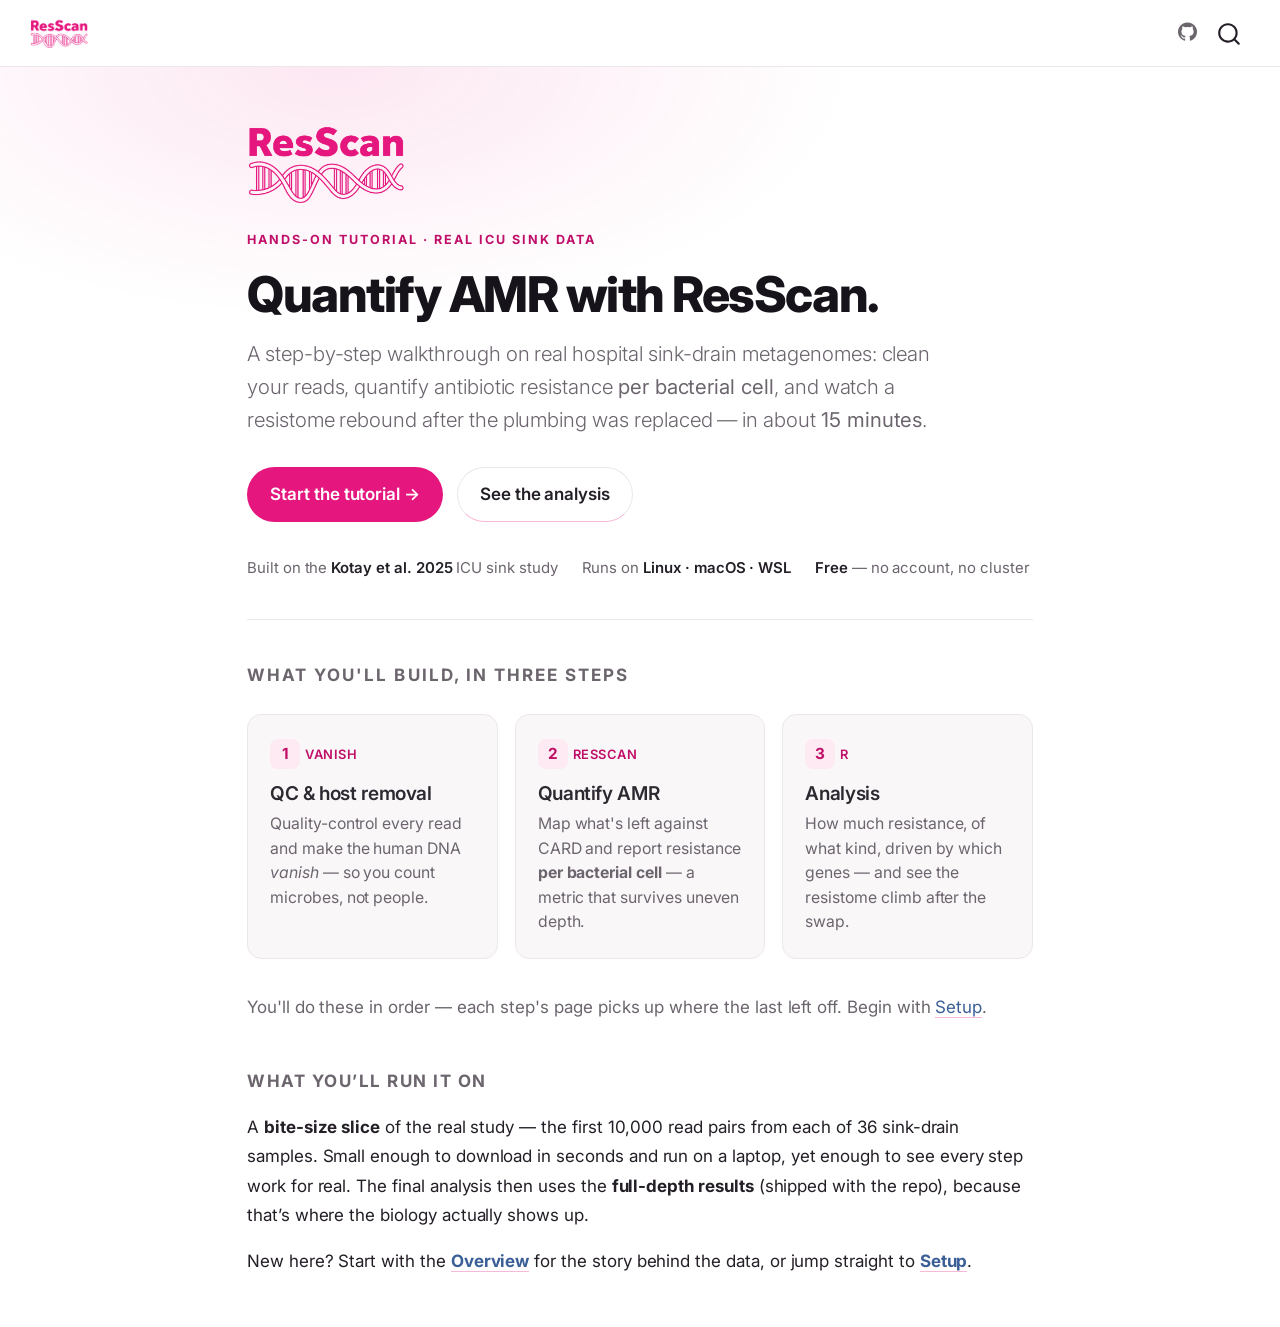
<file: docs/index.html>
<!DOCTYPE html>
<html xmlns="http://www.w3.org/1999/xhtml" lang="en" xml:lang="en"><head>

<meta charset="utf-8">
<meta name="generator" content="quarto-1.10.18">

<meta name="viewport" content="width=device-width, initial-scale=1.0, user-scalable=yes">

<meta name="description" content="Clean your reads, quantify resistance per bacterial cell with ResScan, and watch a hospital resistome rebound — a hands-on tutorial on real data.">

<title>ResScan Tutorial — quantify metagenomic AMR, hands-on with real data – ResScan Tutorial</title>
<style>
/* Default styles provided by pandoc.
** See https://pandoc.org/MANUAL.html#variables-for-html for config info.
*/
span.smallcaps{font-variant: small-caps;}
div.columns{display: flex; gap: 1.5em;}
div.column{flex: auto;}
@media screen {
div.columns{gap: min(4vw, 1.5em);}
div.column{overflow-x: auto;}
}
div.hanging-indent{margin-left: 1.5em; text-indent: -1.5em;}
ul.task-list{list-style: none;}
ul.task-list li input[type="checkbox"] {
  width: 0.8em;
  margin: 0 0.8em 0.2em -1em; /* quarto-specific, see https://github.com/quarto-dev/quarto-cli/issues/4556 */ 
  vertical-align: middle;
}
</style>


<script src="site_libs/quarto-nav/quarto-nav.js"></script>
<script src="site_libs/clipboard/clipboard.min.js"></script>
<script src="site_libs/quarto-search/autocomplete.umd.js"></script>
<script src="site_libs/quarto-search/fuse.min.js"></script>
<script src="site_libs/quarto-search/quarto-search.js"></script>
<meta name="quarto:offset" content="./">
<link href="./favicon.png" rel="icon" type="image/png">
<script src="site_libs/quarto-html/quarto.js" type="module"></script>
<script src="site_libs/quarto-html/tabsets/tabsets.js" type="module"></script>
<script src="site_libs/quarto-html/popper.min.js"></script>
<script src="site_libs/quarto-html/tippy.umd.min.js"></script>
<script src="site_libs/quarto-html/anchor.min.js"></script>
<link href="site_libs/quarto-html/tippy.css" rel="stylesheet">
<link href="site_libs/quarto-html/quarto-syntax-highlighting-2caa1e2480b4fa786729bb69595b6e9c.css" rel="stylesheet" id="quarto-text-highlighting-styles">
<script src="site_libs/bootstrap/bootstrap.min.js"></script>
<link href="site_libs/bootstrap/bootstrap-icons.css" rel="stylesheet">
<link href="site_libs/bootstrap/bootstrap-21cac9702813ef82957ec0db438e7100.min.css" rel="stylesheet" append-hash="true" id="quarto-bootstrap" data-mode="light">
<script id="quarto-search-options" type="application/json">{
  "location": "navbar",
  "copy-button": false,
  "collapse-after": 3,
  "panel-placement": "end",
  "type": "overlay",
  "limit": 50,
  "keyboard-shortcut": [
    "f",
    "/",
    "s"
  ],
  "show-item-context": false,
  "language": {
    "search-no-results-text": "No results",
    "search-matching-documents-text": "matching documents",
    "search-copy-link-title": "Copy link to search",
    "search-hide-matches-text": "Hide additional matches",
    "search-more-match-text": "more match in this document",
    "search-more-matches-text": "more matches in this document",
    "search-clear-button-title": "Clear",
    "search-text-placeholder": "",
    "search-detached-cancel-button-title": "Cancel",
    "search-submit-button-title": "Submit",
    "search-label": "Search"
  }
}</script>


</head>

<body class="nav-fixed quarto-light">

<div id="quarto-search-results"></div>
  <header id="quarto-header" class="headroom fixed-top">
    <nav class="navbar navbar-expand-lg " data-bs-theme="dark">
      <div class="navbar-container container-fluid">
      <div class="navbar-brand-container mx-auto">
    <a href="./index.html" class="navbar-brand navbar-brand-logo">
    <img src="./logo/ResScanLogo_web.png" alt="ResScan" class="navbar-logo light-content">
    <img src="./logo/ResScanLogo_web.png" alt="ResScan" class="navbar-logo dark-content">
    </a>
    <a class="navbar-brand" href="./index.html">
    <span class="navbar-title">ResScan Tutorial</span>
    </a>
  </div>
            <div id="quarto-search" class="" title="Search"></div>
          <button class="navbar-toggler" type="button" data-bs-toggle="collapse" data-bs-target="#navbarCollapse" aria-controls="navbarCollapse" role="menu" aria-expanded="false" aria-label="Toggle navigation" onclick="if (window.quartoToggleHeadroom) { window.quartoToggleHeadroom(); }">
  <span class="navbar-toggler-icon"></span>
</button>
          <div class="collapse navbar-collapse" id="navbarCollapse">
            <ul class="navbar-nav navbar-nav-scroll ms-auto">
  <li class="nav-item compact">
    <a class="nav-link" href="https://github.com/hsgweon/resscan-tutorial"> <i class="bi bi-github" role="img" aria-label="GitHub repository">
</i> 
<span class="menu-text"></span></a>
  </li>  
</ul>
          </div> <!-- /navcollapse -->
            <div class="quarto-navbar-tools">
</div>
      </div> <!-- /container-fluid -->
    </nav>
</header>
<!-- content -->
<div id="quarto-content" class="quarto-container page-columns page-rows-contents page-layout-full page-navbar">
<!-- sidebar -->
<!-- margin-sidebar -->
    
<!-- main -->
<main class="content column-page" id="quarto-document-content"><header id="title-block-header" class="quarto-title-block"></header>




<div class="landing-wrap">
<section class="hero">
  <img class="hero-logo" src="logo/ResScanLogo_web.png" alt="ResScan">
  <div class="eyebrow">Hands-on tutorial · real ICU sink data</div>
  <div class="hero-title">Quantify AMR with ResScan.</div>
  <p class="lead">
    A step-by-step walkthrough on real hospital sink-drain metagenomes: clean your
    reads, quantify antibiotic resistance <strong>per bacterial cell</strong>, and
    watch a resistome rebound after the plumbing was replaced — in about
    <strong>15 minutes</strong>.
  </p>
  <div class="cta">
    <a class="btn-primary-cta" href="overview.html">Start the tutorial →</a>
    <a class="btn-ghost-cta" href="analysis.html">See the analysis</a>
  </div>
  <div class="meta-strip">
    <span>Built on the <strong>Kotay et&nbsp;al. 2025</strong> ICU sink study</span>
    <span>Runs on <strong>Linux · macOS · WSL</strong></span>
    <span><strong>Free</strong> — no account, no cluster</span>
  </div>
</section>

<p class="section-eyebrow">What you'll build, in three steps</p>

<div class="workflow">
  <div class="step-card">
    <span class="step-num">1</span>
    <span class="tool">VANISH</span>
    <h3 class="anchored">QC &amp; host removal</h3>
    <p>Quality-control every read and make the human DNA <em>vanish</em> — so you count
    microbes, not people.</p>
  </div>
  <div class="step-card">
    <span class="step-num">2</span>
    <span class="tool">ResScan</span>
    <h3 class="anchored">Quantify AMR</h3>
    <p>Map what's left against CARD and report resistance <strong>per bacterial
    cell</strong> — a metric that survives uneven depth.</p>
  </div>
  <div class="step-card">
    <span class="step-num">3</span>
    <span class="tool">R</span>
    <h3 class="anchored">Analysis</h3>
    <p>How much resistance, of what kind, driven by which genes — and see the
    resistome climb after the swap.</p>
  </div>
</div>

<p class="workflow-note">You'll do these in order — each step's page picks up where the
last left off. Begin with <a href="setup.html">Setup</a>.</p>
<div class="section-eyebrow" style="margin-top:2.6rem">
<p>What you’ll run it on</p>
</div>
<p>A <strong>bite-size slice</strong> of the real study — the first 10,000 read pairs from each of 36 sink-drain samples. Small enough to download in seconds and run on a laptop, yet enough to see every step work for real. The final analysis then uses the <strong>full-depth results</strong> (shipped with the repo), because that’s where the biology actually shows up.</p>
<p>New here? Start with the <a href="./overview.html"><strong>Overview</strong></a> for the story behind the data, or jump straight to <a href="./setup.html"><strong>Setup</strong></a>.</p>
</div>



<a onclick="window.scrollTo(0, 0); return false;" role="button" id="quarto-back-to-top"><i class="bi bi-arrow-up"></i> Back to top</a></main> <!-- /main -->
<script id="quarto-html-after-body" type="application/javascript">
  window.document.addEventListener("DOMContentLoaded", function (event) {
    const icon = "";
    const anchorJS = new window.AnchorJS();
    anchorJS.options = {
      placement: 'right',
      icon: icon
    };
    anchorJS.add('.anchored');
    const isCodeAnnotation = (el) => {
      for (const clz of el.classList) {
        if (clz.startsWith('code-annotation-')) {                     
          return true;
        }
      }
      return false;
    }
    const onCopySuccess = function(e) {
      // button target
      const button = e.trigger;
      // don't keep focus
      button.blur();
      // flash "checked"
      button.classList.add('code-copy-button-checked');
      var currentTitle = button.getAttribute("title");
      button.setAttribute("title", "Copied!");
      let tooltip;
      if (window.bootstrap) {
        button.setAttribute("data-bs-toggle", "tooltip");
        button.setAttribute("data-bs-placement", "left");
        button.setAttribute("data-bs-title", "Copied!");
        tooltip = new bootstrap.Tooltip(button, 
          { trigger: "manual", 
            customClass: "code-copy-button-tooltip",
            offset: [0, -8]});
        tooltip.show();    
      }
      setTimeout(function() {
        if (tooltip) {
          tooltip.hide();
          button.removeAttribute("data-bs-title");
          button.removeAttribute("data-bs-toggle");
          button.removeAttribute("data-bs-placement");
        }
        button.setAttribute("title", currentTitle);
        button.classList.remove('code-copy-button-checked');
      }, 1000);
      // clear code selection
      e.clearSelection();
    }
    const getTextToCopy = function(trigger) {
      const outerScaffold = trigger.parentElement.cloneNode(true);
      const codeEl = outerScaffold.querySelector('code');
      for (const childEl of codeEl.children) {
        if (isCodeAnnotation(childEl)) {
          childEl.remove();
        }
      }
      return codeEl.innerText;
    }
    const clipboard = new window.ClipboardJS('.code-copy-button:not([data-in-quarto-modal])', {
      text: getTextToCopy
    });
    clipboard.on('success', onCopySuccess);
    if (window.document.getElementById('quarto-embedded-source-code-modal')) {
      const clipboardModal = new window.ClipboardJS('.code-copy-button[data-in-quarto-modal]', {
        text: getTextToCopy,
        container: window.document.getElementById('quarto-embedded-source-code-modal')
      });
      clipboardModal.on('success', onCopySuccess);
    }
      var localhostRegex = new RegExp(/^(?:http|https):\/\/localhost\:?[0-9]*\//);
      var mailtoRegex = new RegExp(/^mailto:/);
        var filterRegex = new RegExp("https:\/\/hsgweon\.github\.io\/resscan-tutorial");
      var isInternal = (href) => {
          return filterRegex.test(href) || localhostRegex.test(href) || mailtoRegex.test(href);
      }
      // Inspect non-navigation links and adorn them if external
     var links = window.document.querySelectorAll('a[href]:not(.nav-link):not(.navbar-brand):not(.toc-action):not(.sidebar-link):not(.sidebar-item-toggle):not(.pagination-link):not(.no-external):not([aria-hidden]):not(.dropdown-item):not(.quarto-navigation-tool):not(.about-link)');
      for (var i=0; i<links.length; i++) {
        const link = links[i];
        if (!isInternal(link.href)) {
          // undo the damage that might have been done by quarto-nav.js in the case of
          // links that we want to consider external
          if (link.dataset.originalHref !== undefined) {
            link.href = link.dataset.originalHref;
          }
        }
      }
    function tippyHover(el, contentFn, onTriggerFn, onUntriggerFn) {
      const config = {
        allowHTML: true,
        maxWidth: 500,
        delay: 100,
        arrow: false,
        appendTo: function(el) {
            return el.parentElement;
        },
        interactive: true,
        interactiveBorder: 10,
        theme: 'quarto',
        placement: 'bottom-start',
      };
      if (contentFn) {
        config.content = contentFn;
      }
      if (onTriggerFn) {
        config.onTrigger = onTriggerFn;
      }
      if (onUntriggerFn) {
        config.onUntrigger = onUntriggerFn;
      }
      window.tippy(el, config); 
    }
    const noterefs = window.document.querySelectorAll('a[role="doc-noteref"]');
    for (var i=0; i<noterefs.length; i++) {
      const ref = noterefs[i];
      tippyHover(ref, function() {
        // use id or data attribute instead here
        let href = ref.getAttribute('data-footnote-href') || ref.getAttribute('href');
        try { href = new URL(href).hash; } catch {}
        const id = href.replace(/^#\/?/, "");
        const note = window.document.getElementById(id);
        if (note) {
          return note.innerHTML;
        } else {
          return "";
        }
      });
    }
    const xrefs = window.document.querySelectorAll('a.quarto-xref');
    const processXRef = (id, note) => {
      // Strip column container classes
      const stripColumnClz = (el) => {
        el.classList.remove("page-full", "page-columns");
        if (el.children) {
          for (const child of el.children) {
            stripColumnClz(child);
          }
        }
      }
      stripColumnClz(note)
      if (id === null || id.startsWith('sec-')) {
        // Special case sections, only their first couple elements
        const container = document.createElement("div");
        if (note.children && note.children.length > 2) {
          container.appendChild(note.children[0].cloneNode(true));
          for (let i = 1; i < note.children.length; i++) {
            const child = note.children[i];
            if (child.tagName === "P" && child.innerText === "") {
              continue;
            } else {
              container.appendChild(child.cloneNode(true));
              break;
            }
          }
          if (window.Quarto?.typesetMath) {
            window.Quarto.typesetMath(container);
          }
          return container.innerHTML
        } else {
          if (window.Quarto?.typesetMath) {
            window.Quarto.typesetMath(note);
          }
          return note.innerHTML;
        }
      } else {
        // Remove any anchor links if they are present
        const anchorLink = note.querySelector('a.anchorjs-link');
        if (anchorLink) {
          anchorLink.remove();
        }
        if (window.Quarto?.typesetMath) {
          window.Quarto.typesetMath(note);
        }
        if (note.classList.contains("callout")) {
          return note.outerHTML;
        } else {
          return note.innerHTML;
        }
      }
    }
    for (var i=0; i<xrefs.length; i++) {
      const xref = xrefs[i];
      tippyHover(xref, undefined, function(instance) {
        instance.disable();
        let url = xref.getAttribute('href');
        let hash = undefined; 
        if (url.startsWith('#')) {
          hash = url;
        } else {
          try { hash = new URL(url).hash; } catch {}
        }
        if (hash) {
          const id = hash.replace(/^#\/?/, "");
          const note = window.document.getElementById(id);
          if (note !== null) {
            try {
              const html = processXRef(id, note.cloneNode(true));
              instance.setContent(html);
            } finally {
              instance.enable();
              instance.show();
            }
          } else {
            // See if we can fetch this
            fetch(url.split('#')[0])
            .then(res => res.text())
            .then(html => {
              const parser = new DOMParser();
              const htmlDoc = parser.parseFromString(html, "text/html");
              const note = htmlDoc.getElementById(id);
              if (note !== null) {
                const html = processXRef(id, note);
                instance.setContent(html);
              } 
            }).finally(() => {
              instance.enable();
              instance.show();
            });
          }
        } else {
          // See if we can fetch a full url (with no hash to target)
          // This is a special case and we should probably do some content thinning / targeting
          fetch(url)
          .then(res => res.text())
          .then(html => {
            const parser = new DOMParser();
            const htmlDoc = parser.parseFromString(html, "text/html");
            const note = htmlDoc.querySelector('main.content');
            if (note !== null) {
              // This should only happen for chapter cross references
              // (since there is no id in the URL)
              // remove the first header
              if (note.children.length > 0 && note.children[0].tagName === "HEADER") {
                note.children[0].remove();
              }
              const html = processXRef(null, note);
              instance.setContent(html);
            } 
          }).finally(() => {
            instance.enable();
            instance.show();
          });
        }
      }, function(instance) {
      });
    }
        let selectedAnnoteEl;
        const selectorForAnnotation = ( cell, annotation) => {
          let cellAttr = 'data-code-cell="' + cell + '"';
          let lineAttr = 'data-code-annotation="' +  annotation + '"';
          const selector = 'span[' + cellAttr + '][' + lineAttr + ']';
          return selector;
        }
        const selectCodeLines = (annoteEl) => {
          const doc = window.document;
          const targetCell = annoteEl.getAttribute("data-target-cell");
          const targetAnnotation = annoteEl.getAttribute("data-target-annotation");
          const annoteSpan = window.document.querySelector(selectorForAnnotation(targetCell, targetAnnotation));
          const lines = annoteSpan.getAttribute("data-code-lines").split(",");
          const lineIds = lines.map((line) => {
            return targetCell + "-" + line;
          })
          let top = null;
          let height = null;
          let parent = null;
          if (lineIds.length > 0) {
              //compute the position of the single el (top and bottom and make a div)
              const el = window.document.getElementById(lineIds[0]);
              top = el.offsetTop;
              height = el.offsetHeight;
              parent = el.parentElement.parentElement;
            if (lineIds.length > 1) {
              const lastEl = window.document.getElementById(lineIds[lineIds.length - 1]);
              const bottom = lastEl.offsetTop + lastEl.offsetHeight;
              height = bottom - top;
            }
            if (top !== null && height !== null && parent !== null) {
              // cook up a div (if necessary) and position it 
              let div = window.document.getElementById("code-annotation-line-highlight");
              if (div === null) {
                div = window.document.createElement("div");
                div.setAttribute("id", "code-annotation-line-highlight");
                div.style.position = 'absolute';
                parent.appendChild(div);
              }
              div.style.top = top - 2 + "px";
              div.style.height = height + 4 + "px";
              div.style.left = 0;
              let gutterDiv = window.document.getElementById("code-annotation-line-highlight-gutter");
              if (gutterDiv === null) {
                gutterDiv = window.document.createElement("div");
                gutterDiv.setAttribute("id", "code-annotation-line-highlight-gutter");
                gutterDiv.style.position = 'absolute';
                const codeCell = window.document.getElementById(targetCell);
                const gutter = codeCell.querySelector('.code-annotation-gutter');
                gutter.appendChild(gutterDiv);
              }
              gutterDiv.style.top = top - 2 + "px";
              gutterDiv.style.height = height + 4 + "px";
            }
            selectedAnnoteEl = annoteEl;
          }
        };
        const unselectCodeLines = () => {
          const elementsIds = ["code-annotation-line-highlight", "code-annotation-line-highlight-gutter"];
          elementsIds.forEach((elId) => {
            const div = window.document.getElementById(elId);
            if (div) {
              div.remove();
            }
          });
          selectedAnnoteEl = undefined;
        };
          // Handle positioning of the toggle
      window.addEventListener(
        "resize",
        throttle(() => {
          elRect = undefined;
          if (selectedAnnoteEl) {
            selectCodeLines(selectedAnnoteEl);
          }
        }, 10)
      );
      function throttle(fn, ms) {
      let throttle = false;
      let timer;
        return (...args) => {
          if(!throttle) { // first call gets through
              fn.apply(this, args);
              throttle = true;
          } else { // all the others get throttled
              if(timer) clearTimeout(timer); // cancel #2
              timer = setTimeout(() => {
                fn.apply(this, args);
                timer = throttle = false;
              }, ms);
          }
        };
      }
        // Attach click handler to the DT
        const annoteDls = window.document.querySelectorAll('dt[data-target-cell]');
        for (const annoteDlNode of annoteDls) {
          annoteDlNode.addEventListener('click', (event) => {
            const clickedEl = event.target;
            if (clickedEl !== selectedAnnoteEl) {
              unselectCodeLines();
              const activeEl = window.document.querySelector('dt[data-target-cell].code-annotation-active');
              if (activeEl) {
                activeEl.classList.remove('code-annotation-active');
              }
              selectCodeLines(clickedEl);
              clickedEl.classList.add('code-annotation-active');
            } else {
              // Unselect the line
              unselectCodeLines();
              clickedEl.classList.remove('code-annotation-active');
            }
          });
        }
    const findCites = (el) => {
      const parentEl = el.parentElement;
      if (parentEl) {
        const cites = parentEl.dataset.cites;
        if (cites) {
          return {
            el,
            cites: cites.split(' ')
          };
        } else {
          return findCites(el.parentElement)
        }
      } else {
        return undefined;
      }
    };
    var bibliorefs = window.document.querySelectorAll('a[role="doc-biblioref"]');
    for (var i=0; i<bibliorefs.length; i++) {
      const ref = bibliorefs[i];
      const citeInfo = findCites(ref);
      if (citeInfo) {
        tippyHover(citeInfo.el, function() {
          var popup = window.document.createElement('div');
          citeInfo.cites.forEach(function(cite) {
            var citeDiv = window.document.createElement('div');
            citeDiv.classList.add('hanging-indent');
            citeDiv.classList.add('csl-entry');
            var biblioDiv = window.document.getElementById('ref-' + cite);
            if (biblioDiv) {
              citeDiv.innerHTML = biblioDiv.innerHTML;
            }
            popup.appendChild(citeDiv);
          });
          return popup.innerHTML;
        });
      }
    }
  });
  </script>
</div> <!-- /content -->




</body></html>
</file>
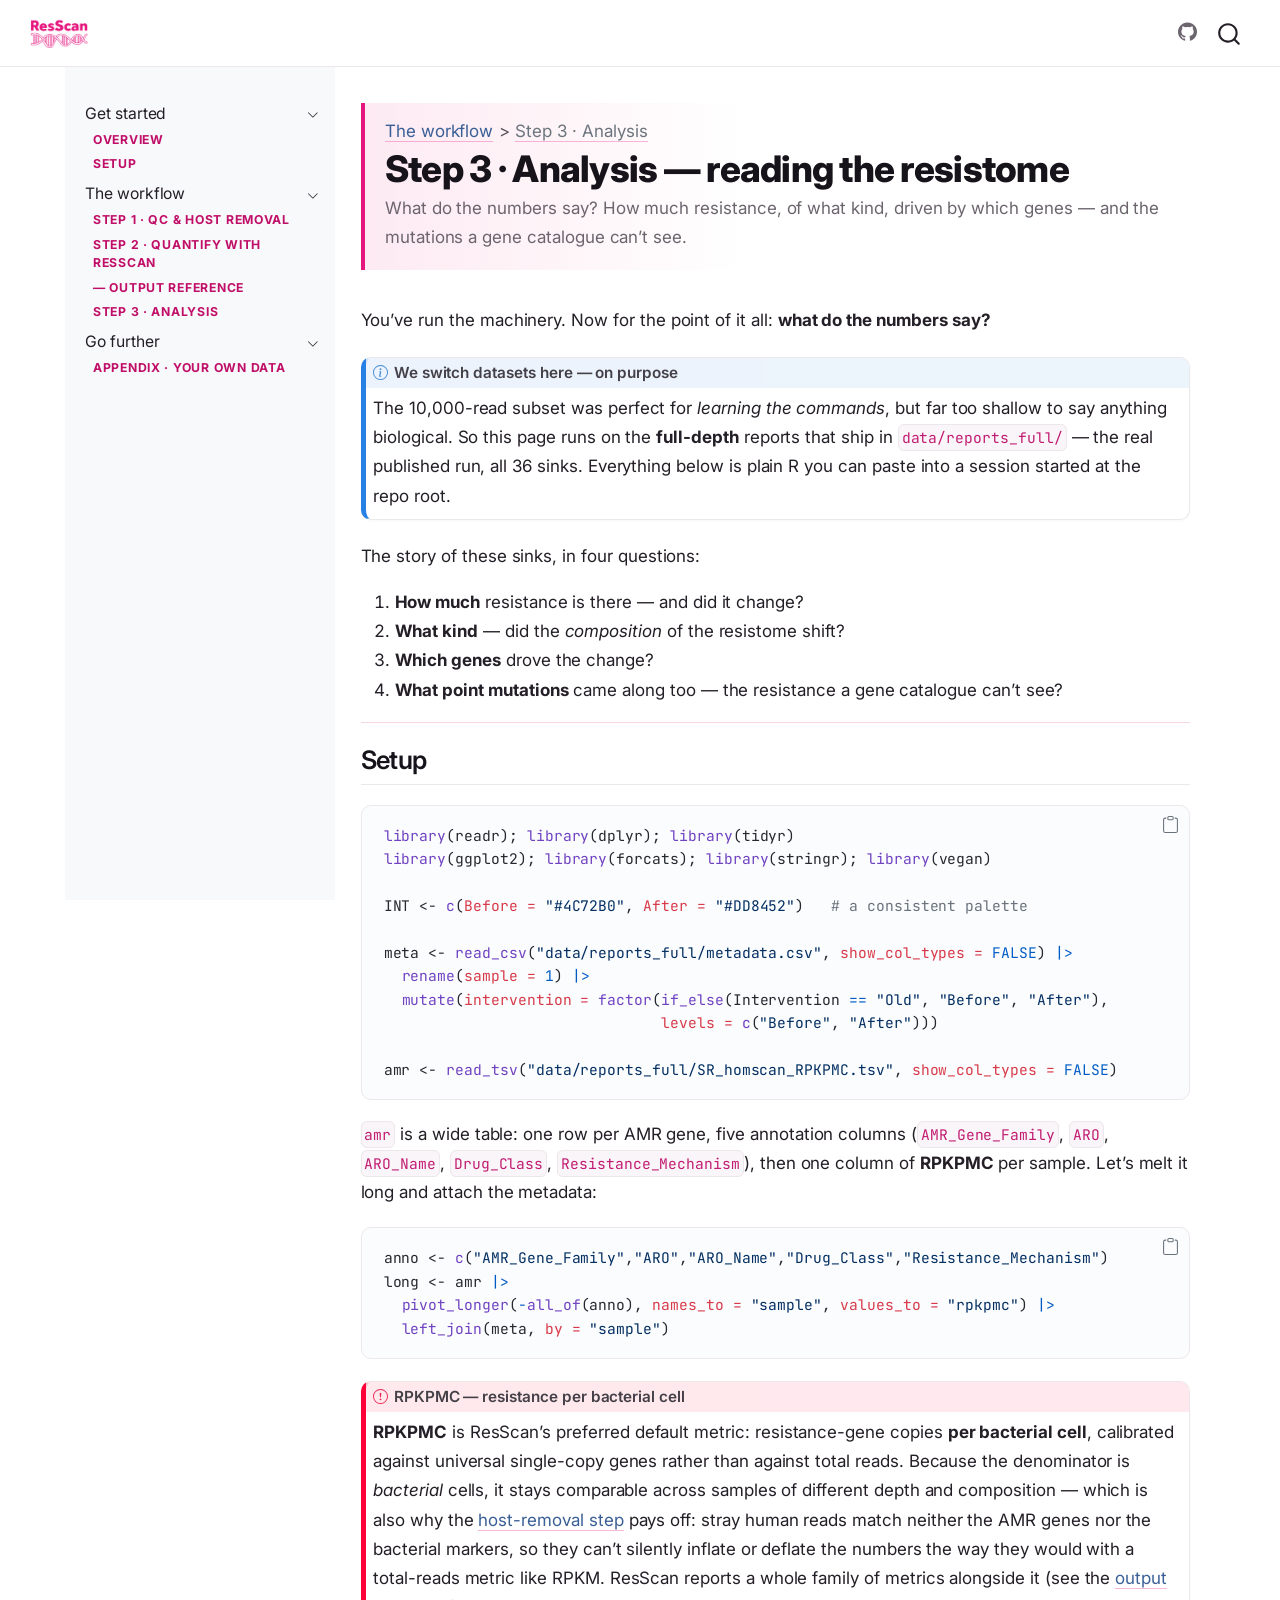
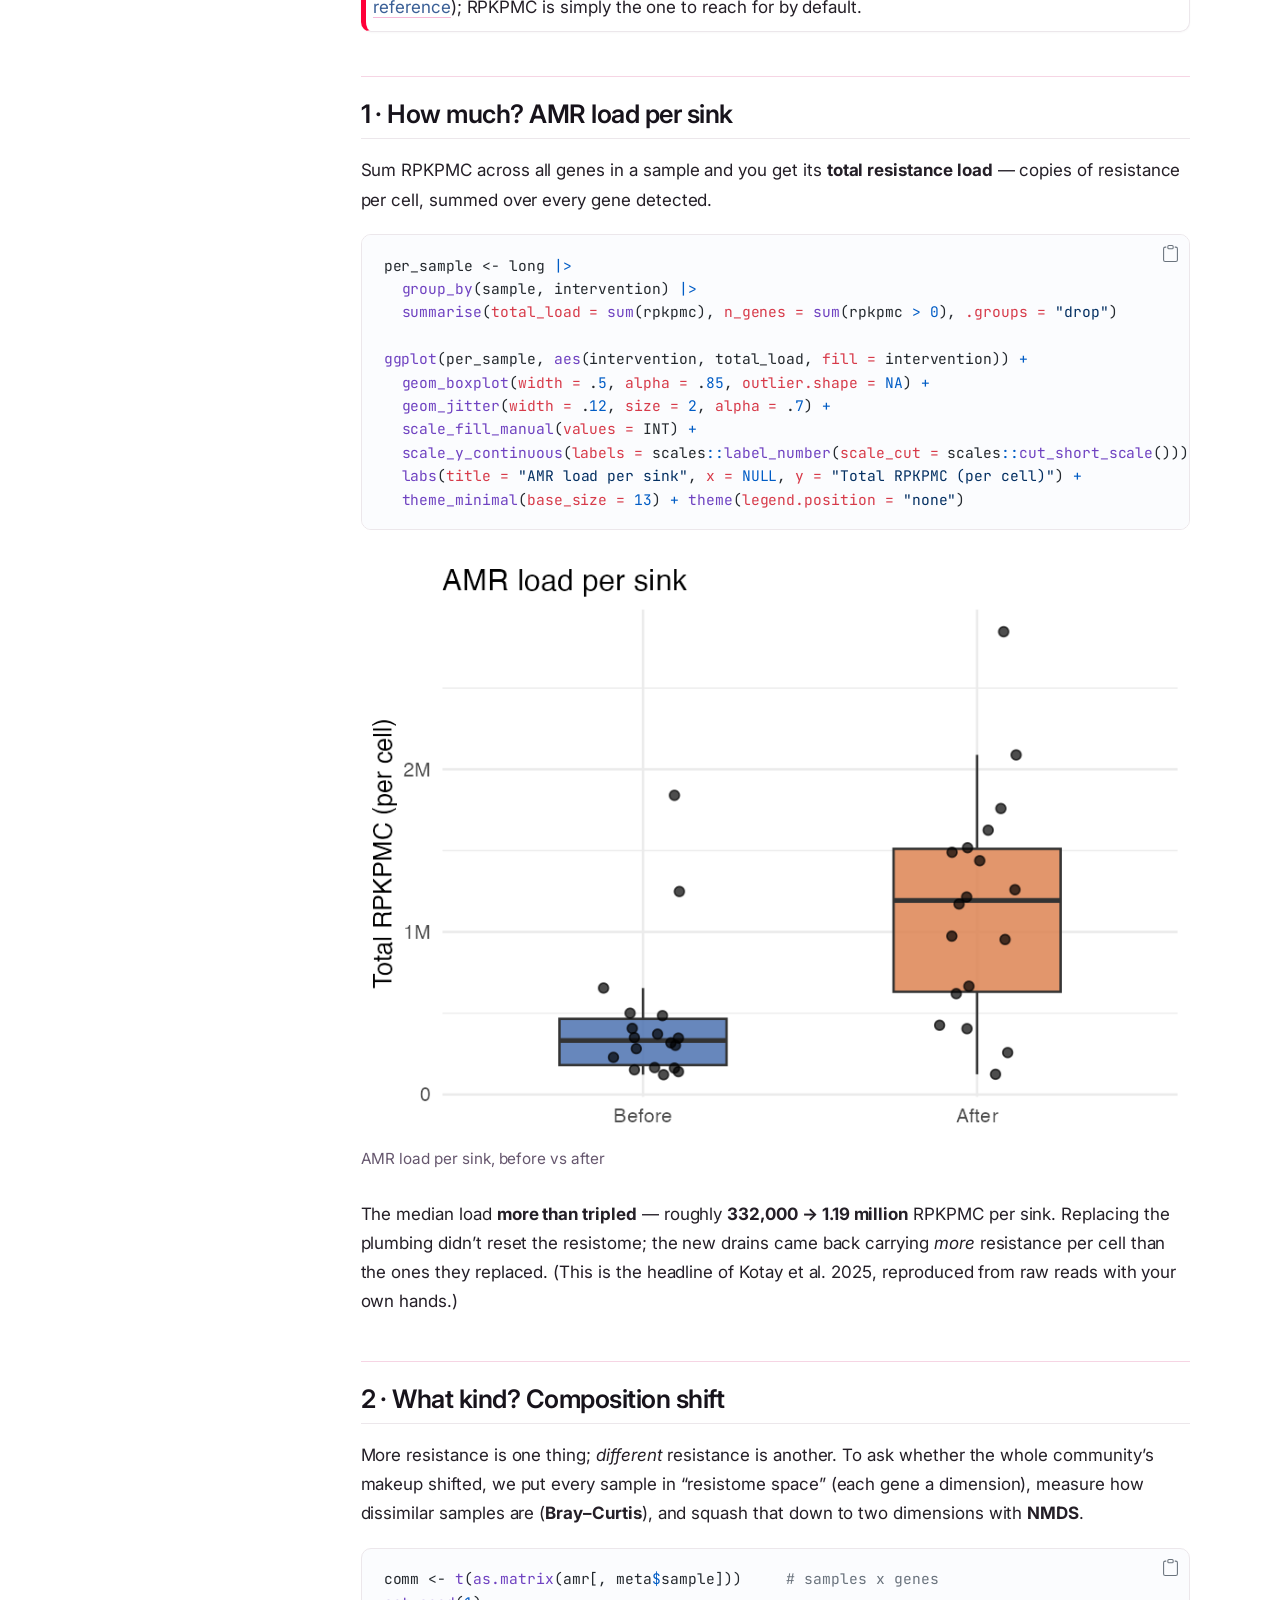
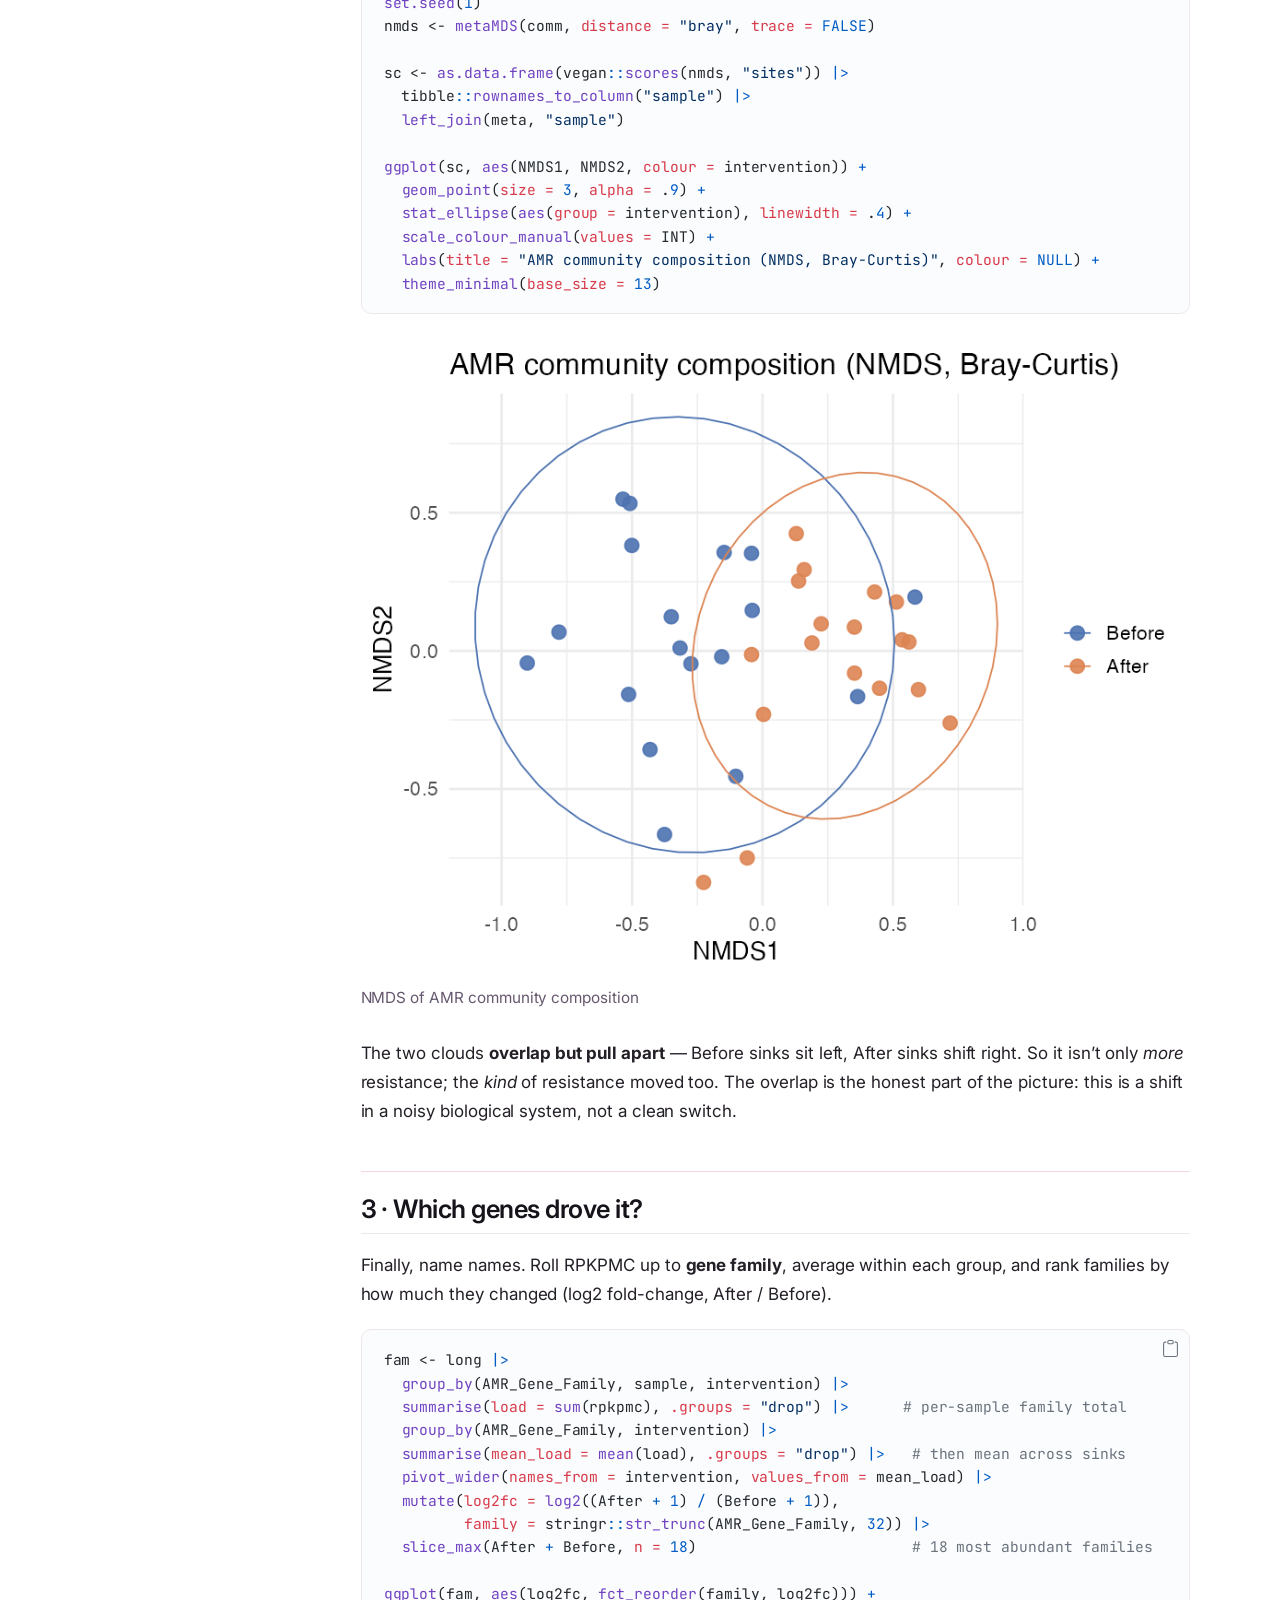
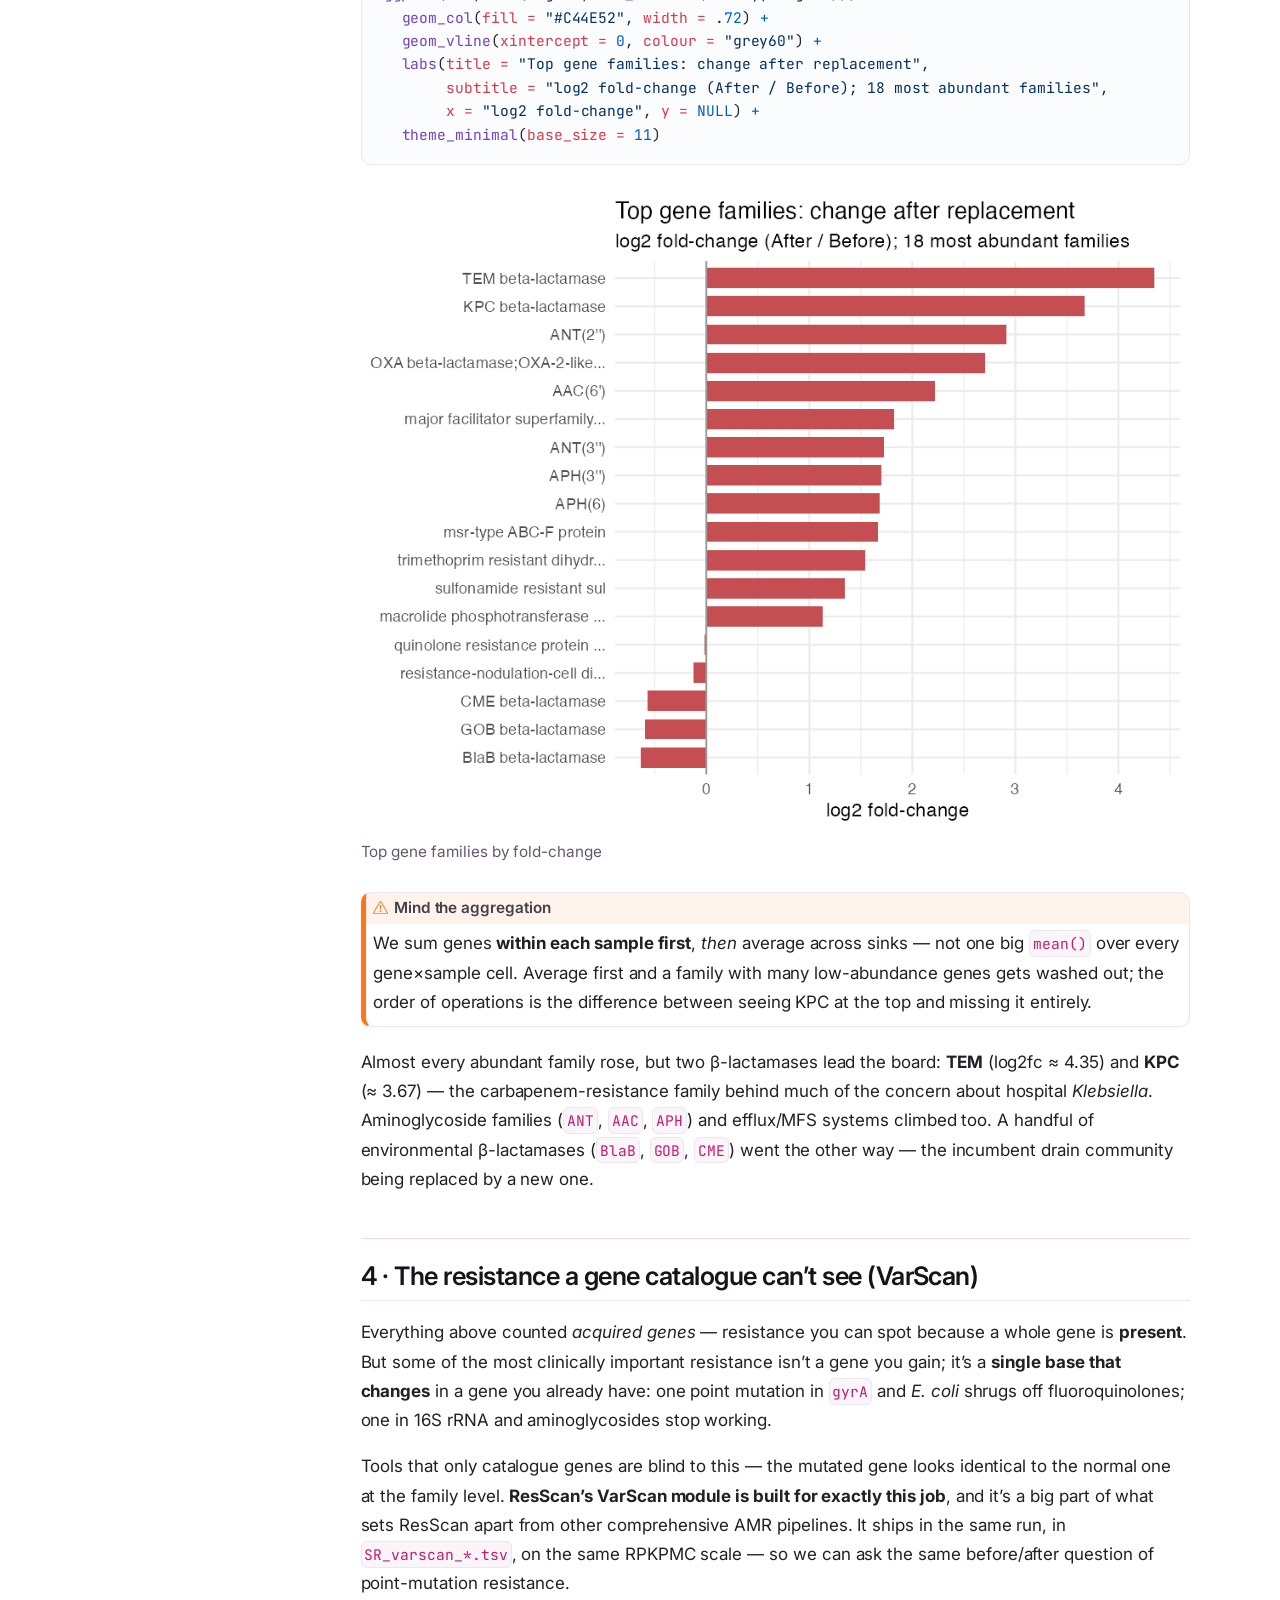
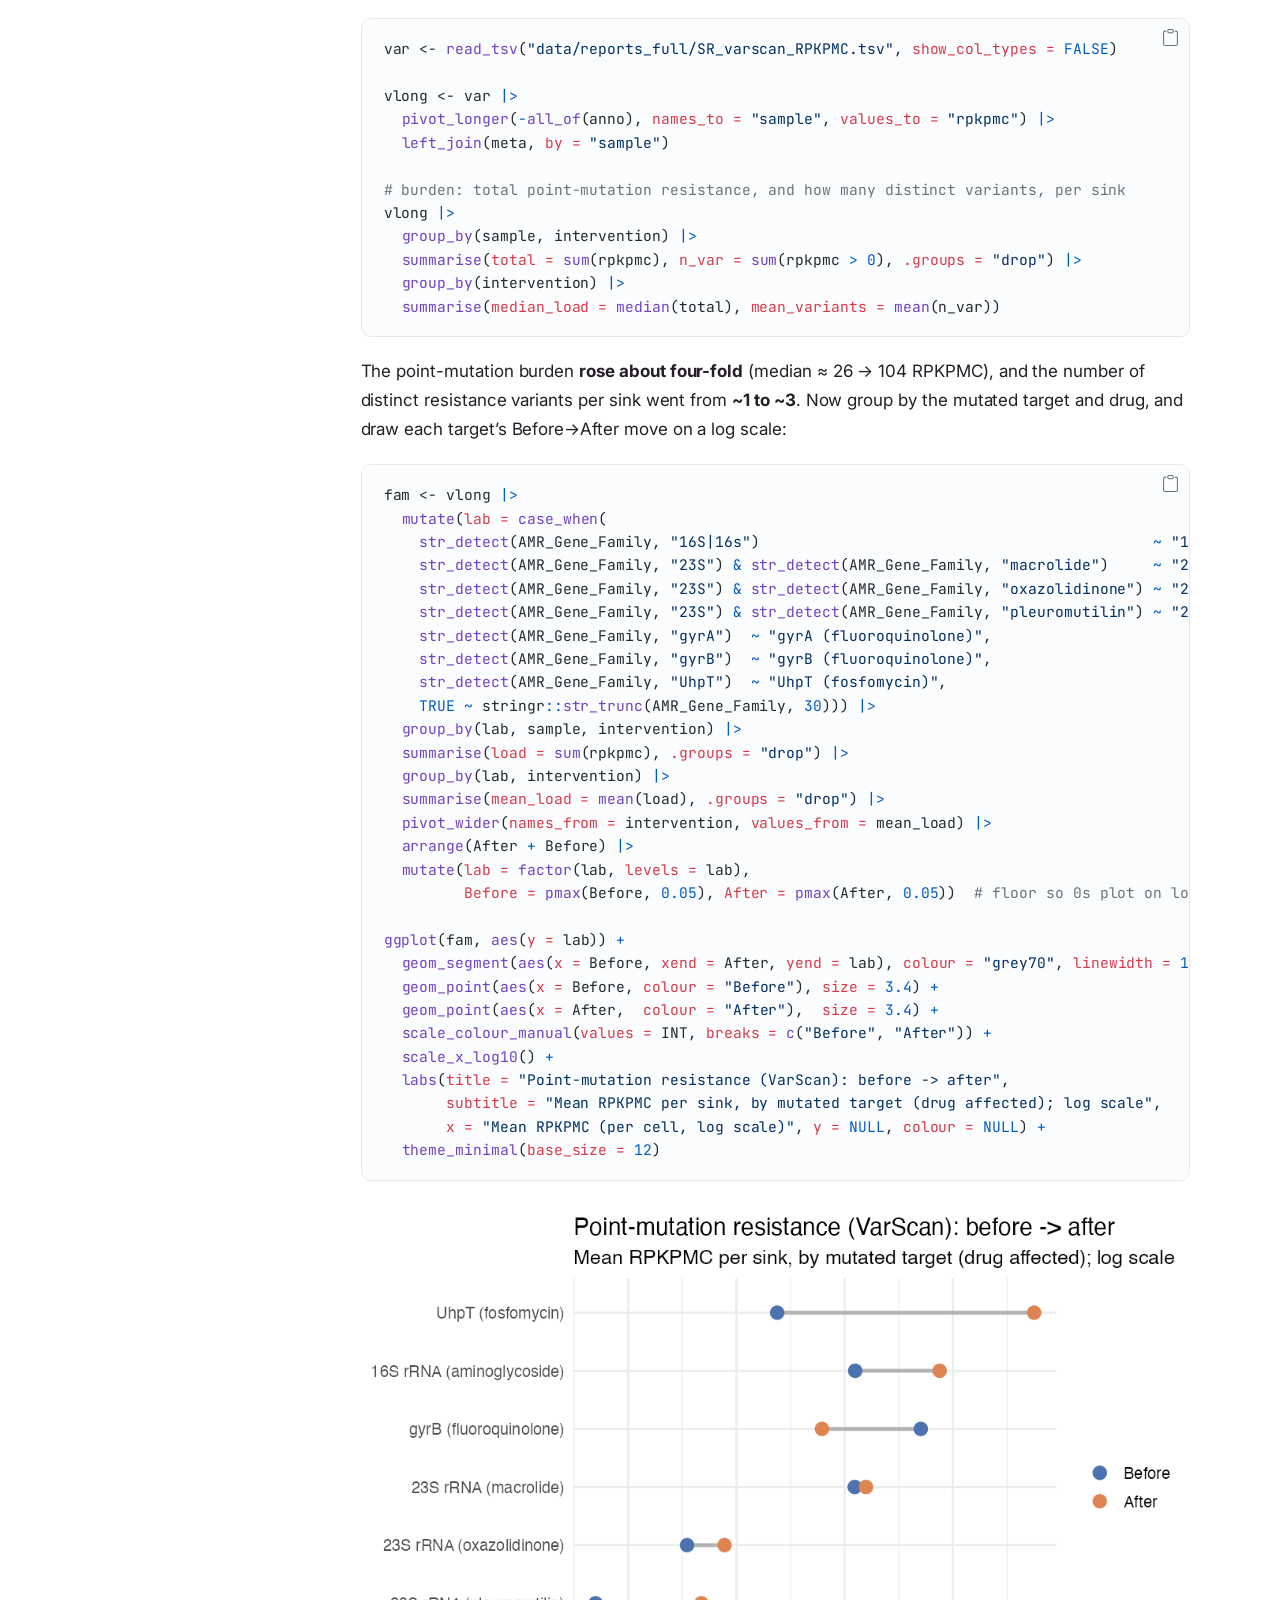
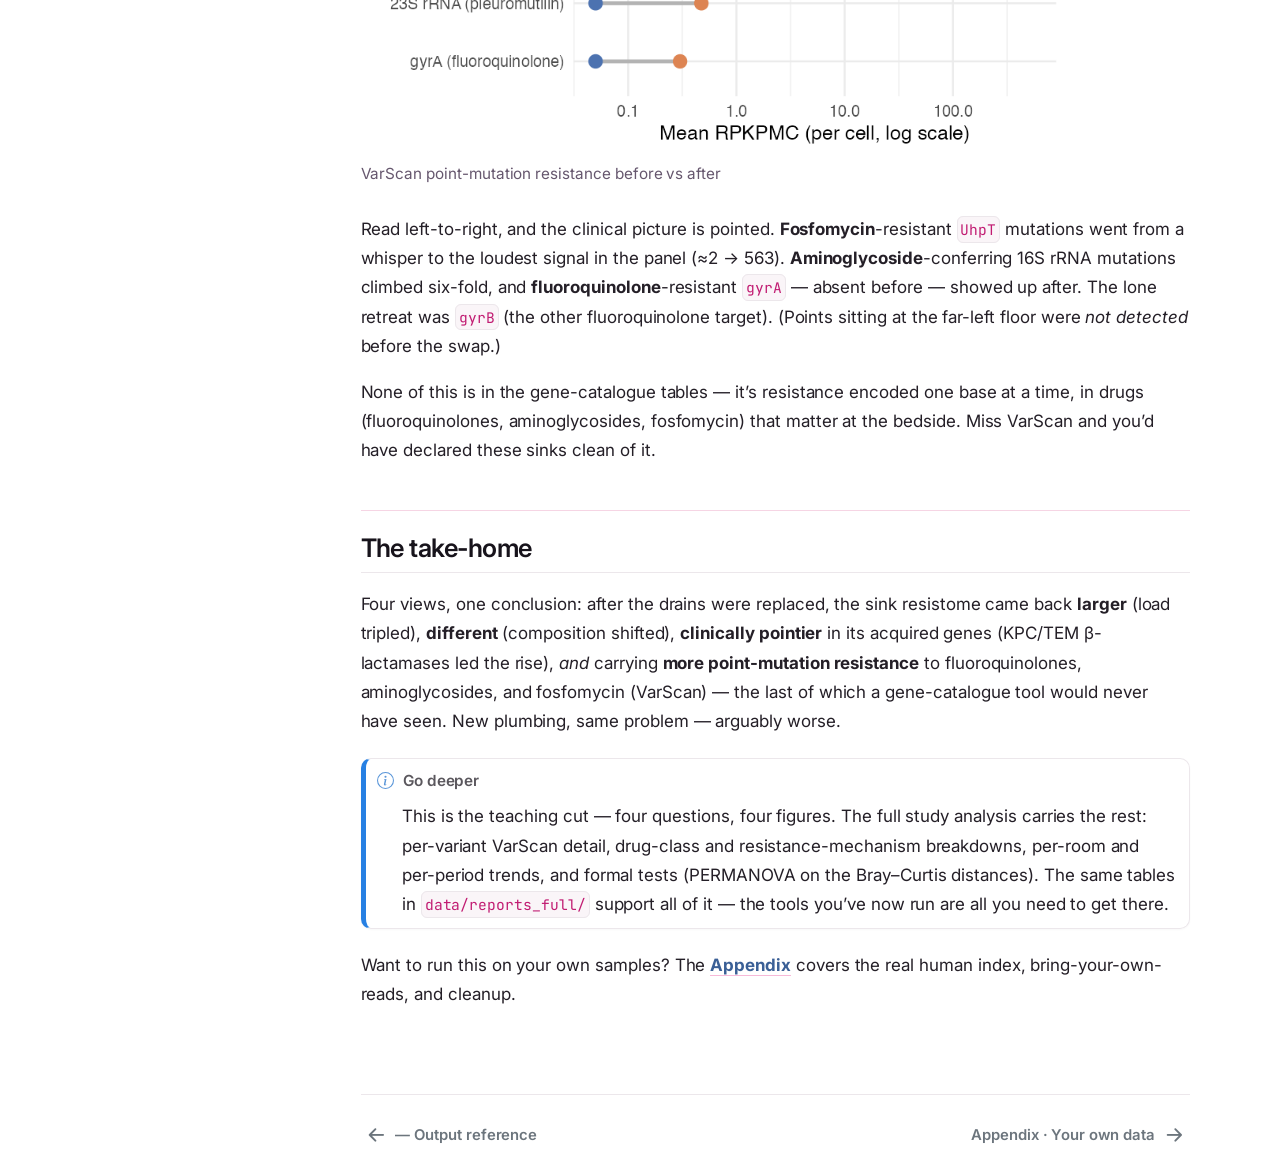
<file: docs/analysis.html>
<!DOCTYPE html>
<html xmlns="http://www.w3.org/1999/xhtml" lang="en" xml:lang="en"><head>

<meta charset="utf-8">
<meta name="generator" content="quarto-1.10.18">

<meta name="viewport" content="width=device-width, initial-scale=1.0, user-scalable=yes">


<title>Step 3 · Analysis — reading the resistome – ResScan Tutorial</title>
<style>
/* Default styles provided by pandoc.
** See https://pandoc.org/MANUAL.html#variables-for-html for config info.
*/
span.smallcaps{font-variant: small-caps;}
div.columns{display: flex; gap: 1.5em;}
div.column{flex: auto;}
@media screen {
div.columns{gap: min(4vw, 1.5em);}
div.column{overflow-x: auto;}
}
div.hanging-indent{margin-left: 1.5em; text-indent: -1.5em;}
ul.task-list{list-style: none;}
ul.task-list li input[type="checkbox"] {
  width: 0.8em;
  margin: 0 0.8em 0.2em -1em; /* quarto-specific, see https://github.com/quarto-dev/quarto-cli/issues/4556 */ 
  vertical-align: middle;
}
/* CSS for syntax highlighting */
html { -webkit-text-size-adjust: 100%; }
pre > code.sourceCode { white-space: pre; position: relative; }
pre > code.sourceCode > span { display: inline-block; line-height: 1.25; }
pre > code.sourceCode > span:empty { height: 1.2em; }
.sourceCode { overflow: visible; }
code.sourceCode > span { color: inherit; text-decoration: inherit; }
div.sourceCode { margin: 1em 0; }
pre.sourceCode { margin: 0; }
@media screen {
div.sourceCode { overflow: auto; }
}
@media print {
pre > code.sourceCode { white-space: pre-wrap; }
pre > code.sourceCode > span { text-indent: -5em; padding-left: 5em; }
}
pre.numberSource code
  { counter-reset: source-line 0; }
pre.numberSource code > span
  { position: relative; left: -4em; counter-increment: source-line; }
pre.numberSource code > span > a:first-child::before
  { content: counter(source-line);
    position: relative; left: -1em; text-align: right; vertical-align: baseline;
    border: none; display: inline-block;
    -webkit-touch-callout: none; -webkit-user-select: none;
    -khtml-user-select: none; -moz-user-select: none;
    -ms-user-select: none; user-select: none;
    padding: 0 4px; width: 4em;
  }
pre.numberSource { margin-left: 3em;  padding-left: 4px; }
div.sourceCode
  {   }
@media screen {
pre > code.sourceCode > span > a:first-child::before { text-decoration: underline; }
}
</style>


<script src="site_libs/quarto-nav/quarto-nav.js"></script>
<script src="site_libs/clipboard/clipboard.min.js"></script>
<script src="site_libs/quarto-search/autocomplete.umd.js"></script>
<script src="site_libs/quarto-search/fuse.min.js"></script>
<script src="site_libs/quarto-search/quarto-search.js"></script>
<meta name="quarto:offset" content="./">
<link href="./appendix.html" rel="next">
<link href="./output-reference.html" rel="prev">
<link href="./favicon.png" rel="icon" type="image/png">
<script src="site_libs/quarto-html/quarto.js" type="module"></script>
<script src="site_libs/quarto-html/tabsets/tabsets.js" type="module"></script>
<script src="site_libs/quarto-html/popper.min.js"></script>
<script src="site_libs/quarto-html/tippy.umd.min.js"></script>
<script src="site_libs/quarto-html/anchor.min.js"></script>
<link href="site_libs/quarto-html/tippy.css" rel="stylesheet">
<link href="site_libs/quarto-html/quarto-syntax-highlighting-2caa1e2480b4fa786729bb69595b6e9c.css" rel="stylesheet" id="quarto-text-highlighting-styles">
<script src="site_libs/bootstrap/bootstrap.min.js"></script>
<link href="site_libs/bootstrap/bootstrap-icons.css" rel="stylesheet">
<link href="site_libs/bootstrap/bootstrap-21cac9702813ef82957ec0db438e7100.min.css" rel="stylesheet" append-hash="true" id="quarto-bootstrap" data-mode="light">
<script id="quarto-search-options" type="application/json">{
  "location": "navbar",
  "copy-button": false,
  "collapse-after": 3,
  "panel-placement": "end",
  "type": "overlay",
  "limit": 50,
  "keyboard-shortcut": [
    "f",
    "/",
    "s"
  ],
  "show-item-context": false,
  "language": {
    "search-no-results-text": "No results",
    "search-matching-documents-text": "matching documents",
    "search-copy-link-title": "Copy link to search",
    "search-hide-matches-text": "Hide additional matches",
    "search-more-match-text": "more match in this document",
    "search-more-matches-text": "more matches in this document",
    "search-clear-button-title": "Clear",
    "search-text-placeholder": "",
    "search-detached-cancel-button-title": "Cancel",
    "search-submit-button-title": "Submit",
    "search-label": "Search"
  }
}</script>


</head>

<body class="nav-sidebar floating nav-fixed fullcontent quarto-light">

<div id="quarto-search-results"></div>
  <header id="quarto-header" class="headroom fixed-top">
    <nav class="navbar navbar-expand-lg " data-bs-theme="dark">
      <div class="navbar-container container-fluid">
      <div class="navbar-brand-container mx-auto">
    <a href="./index.html" class="navbar-brand navbar-brand-logo">
    <img src="./logo/ResScanLogo_web.png" alt="ResScan" class="navbar-logo light-content">
    <img src="./logo/ResScanLogo_web.png" alt="ResScan" class="navbar-logo dark-content">
    </a>
    <a class="navbar-brand" href="./index.html">
    <span class="navbar-title">ResScan Tutorial</span>
    </a>
  </div>
            <div id="quarto-search" class="" title="Search"></div>
          <button class="navbar-toggler" type="button" data-bs-toggle="collapse" data-bs-target="#navbarCollapse" aria-controls="navbarCollapse" role="menu" aria-expanded="false" aria-label="Toggle navigation" onclick="if (window.quartoToggleHeadroom) { window.quartoToggleHeadroom(); }">
  <span class="navbar-toggler-icon"></span>
</button>
          <div class="collapse navbar-collapse" id="navbarCollapse">
            <ul class="navbar-nav navbar-nav-scroll ms-auto">
  <li class="nav-item compact">
    <a class="nav-link" href="https://github.com/hsgweon/resscan-tutorial"> <i class="bi bi-github" role="img" aria-label="GitHub repository">
</i> 
<span class="menu-text"></span></a>
  </li>  
</ul>
          </div> <!-- /navcollapse -->
            <div class="quarto-navbar-tools">
</div>
      </div> <!-- /container-fluid -->
    </nav>
  <nav class="quarto-secondary-nav">
    <div class="container-fluid d-flex">
      <button type="button" class="quarto-btn-toggle btn" data-bs-toggle="collapse" role="button" data-bs-target=".quarto-sidebar-collapse-item" aria-controls="quarto-sidebar" aria-expanded="false" aria-label="Toggle sidebar navigation" onclick="if (window.quartoToggleHeadroom) { window.quartoToggleHeadroom(); }">
        <i class="bi bi-layout-text-sidebar-reverse"></i>
      </button>
        <nav class="quarto-page-breadcrumbs" aria-label="breadcrumb"><ol class="breadcrumb"><li class="breadcrumb-item"><a href="./vanish.html">The workflow</a></li><li class="breadcrumb-item"><a href="./analysis.html">Step 3 · Analysis</a></li></ol></nav>
        <a class="flex-grow-1" role="navigation" data-bs-toggle="collapse" data-bs-target=".quarto-sidebar-collapse-item" aria-controls="quarto-sidebar" aria-expanded="false" aria-label="Toggle sidebar navigation" onclick="if (window.quartoToggleHeadroom) { window.quartoToggleHeadroom(); }">      
        </a>
    </div>
  </nav>
</header>
<!-- content -->
<div id="quarto-content" class="quarto-container page-columns page-rows-contents page-layout-article page-navbar">
<!-- sidebar -->
  <nav id="quarto-sidebar" class="sidebar collapse collapse-horizontal quarto-sidebar-collapse-item sidebar-navigation floating overflow-auto">
    <div class="sidebar-menu-container"> 
    <ul class="list-unstyled mt-1">
        <li class="sidebar-item sidebar-item-section">
      <div class="sidebar-item-container"> 
            <a class="sidebar-item-text sidebar-link text-start" data-bs-toggle="collapse" data-bs-target="#quarto-sidebar-section-1" role="navigation" aria-expanded="true">
 <span class="menu-text">Get started</span></a>
          <a class="sidebar-item-toggle text-start" data-bs-toggle="collapse" data-bs-target="#quarto-sidebar-section-1" role="navigation" aria-expanded="true" aria-label="Toggle section">
            <i class="bi bi-chevron-right ms-2"></i>
          </a> 
      </div>
      <ul id="quarto-sidebar-section-1" class="collapse list-unstyled sidebar-section depth1 show">  
          <li class="sidebar-item">
  <div class="sidebar-item-container"> 
  <a href="./overview.html" class="sidebar-item-text sidebar-link">
 <span class="menu-text">Overview</span></a>
  </div>
</li>
          <li class="sidebar-item">
  <div class="sidebar-item-container"> 
  <a href="./setup.html" class="sidebar-item-text sidebar-link">
 <span class="menu-text">Setup</span></a>
  </div>
</li>
      </ul>
  </li>
        <li class="sidebar-item sidebar-item-section">
      <div class="sidebar-item-container"> 
            <a class="sidebar-item-text sidebar-link text-start" data-bs-toggle="collapse" data-bs-target="#quarto-sidebar-section-2" role="navigation" aria-expanded="true">
 <span class="menu-text">The workflow</span></a>
          <a class="sidebar-item-toggle text-start" data-bs-toggle="collapse" data-bs-target="#quarto-sidebar-section-2" role="navigation" aria-expanded="true" aria-label="Toggle section">
            <i class="bi bi-chevron-right ms-2"></i>
          </a> 
      </div>
      <ul id="quarto-sidebar-section-2" class="collapse list-unstyled sidebar-section depth1 show">  
          <li class="sidebar-item">
  <div class="sidebar-item-container"> 
  <a href="./vanish.html" class="sidebar-item-text sidebar-link">
 <span class="menu-text">Step 1 · QC &amp; host removal</span></a>
  </div>
</li>
          <li class="sidebar-item">
  <div class="sidebar-item-container"> 
  <a href="./resscan.html" class="sidebar-item-text sidebar-link">
 <span class="menu-text">Step 2 · Quantify with ResScan</span></a>
  </div>
</li>
          <li class="sidebar-item">
  <div class="sidebar-item-container"> 
  <a href="./output-reference.html" class="sidebar-item-text sidebar-link">
 <span class="menu-text">— Output reference</span></a>
  </div>
</li>
          <li class="sidebar-item">
  <div class="sidebar-item-container"> 
  <a href="./analysis.html" class="sidebar-item-text sidebar-link active">
 <span class="menu-text">Step 3 · Analysis</span></a>
  </div>
</li>
      </ul>
  </li>
        <li class="sidebar-item sidebar-item-section">
      <div class="sidebar-item-container"> 
            <a class="sidebar-item-text sidebar-link text-start" data-bs-toggle="collapse" data-bs-target="#quarto-sidebar-section-3" role="navigation" aria-expanded="true">
 <span class="menu-text">Go further</span></a>
          <a class="sidebar-item-toggle text-start" data-bs-toggle="collapse" data-bs-target="#quarto-sidebar-section-3" role="navigation" aria-expanded="true" aria-label="Toggle section">
            <i class="bi bi-chevron-right ms-2"></i>
          </a> 
      </div>
      <ul id="quarto-sidebar-section-3" class="collapse list-unstyled sidebar-section depth1 show">  
          <li class="sidebar-item">
  <div class="sidebar-item-container"> 
  <a href="./appendix.html" class="sidebar-item-text sidebar-link">
 <span class="menu-text">Appendix · Your own data</span></a>
  </div>
</li>
      </ul>
  </li>
    </ul>
    </div>
</nav>
<div id="quarto-sidebar-glass" class="quarto-sidebar-collapse-item" data-bs-toggle="collapse" data-bs-target=".quarto-sidebar-collapse-item"></div>
<!-- margin-sidebar -->
    
<!-- main -->
<main class="content" id="quarto-document-content">

<header id="title-block-header" class="quarto-title-block default"><nav class="quarto-page-breadcrumbs quarto-title-breadcrumbs d-none d-lg-block" aria-label="breadcrumb"><ol class="breadcrumb"><li class="breadcrumb-item"><a href="./vanish.html">The workflow</a></li><li class="breadcrumb-item"><a href="./analysis.html">Step 3 · Analysis</a></li></ol></nav>
<div class="quarto-title">
<h1 class="title">Step 3 · Analysis — reading the resistome</h1>
<p class="subtitle lead">What do the numbers say? How much resistance, of what kind, driven by which genes — and the mutations a gene catalogue can’t see.</p>
</div>



<div class="quarto-title-meta">

    
  
    
  </div>
  


</header>


<p>You’ve run the machinery. Now for the point of it all: <strong>what do the numbers say?</strong></p>
<div class="callout callout-style-default callout-note callout-titled">
<div class="callout-header d-flex align-content-center">
<div class="callout-icon-container">
<i class="callout-icon"></i>
</div>
<div class="callout-title-container flex-fill">
<span class="screen-reader-only">Note</span>We switch datasets here — on purpose
</div>
</div>
<div class="callout-body-container callout-body">
<p>The 10,000-read subset was perfect for <em>learning the commands</em>, but far too shallow to say anything biological. So this page runs on the <strong>full-depth</strong> reports that ship in <code>data/reports_full/</code> — the real published run, all 36 sinks. Everything below is plain R you can paste into a session started at the repo root.</p>
</div>
</div>
<p>The story of these sinks, in four questions:</p>
<ol type="1">
<li><strong>How much</strong> resistance is there — and did it change?</li>
<li><strong>What kind</strong> — did the <em>composition</em> of the resistome shift?</li>
<li><strong>Which genes</strong> drove the change?</li>
<li><strong>What point mutations</strong> came along too — the resistance a gene catalogue can’t see?</li>
</ol>
<section id="setup" class="level2">
<h2 class="anchored" data-anchor-id="setup">Setup</h2>
<div class="code-copy-outer-scaffold"><div class="sourceCode" id="cb1"><pre class="sourceCode r code-with-copy"><code class="sourceCode r"><span id="cb1-1"><a href="#cb1-1" aria-hidden="true" tabindex="-1"></a><span class="fu">library</span>(readr); <span class="fu">library</span>(dplyr); <span class="fu">library</span>(tidyr)</span>
<span id="cb1-2"><a href="#cb1-2" aria-hidden="true" tabindex="-1"></a><span class="fu">library</span>(ggplot2); <span class="fu">library</span>(forcats); <span class="fu">library</span>(stringr); <span class="fu">library</span>(vegan)</span>
<span id="cb1-3"><a href="#cb1-3" aria-hidden="true" tabindex="-1"></a></span>
<span id="cb1-4"><a href="#cb1-4" aria-hidden="true" tabindex="-1"></a>INT <span class="ot">&lt;-</span> <span class="fu">c</span>(<span class="at">Before =</span> <span class="st">"#4C72B0"</span>, <span class="at">After =</span> <span class="st">"#DD8452"</span>)   <span class="co"># a consistent palette</span></span>
<span id="cb1-5"><a href="#cb1-5" aria-hidden="true" tabindex="-1"></a></span>
<span id="cb1-6"><a href="#cb1-6" aria-hidden="true" tabindex="-1"></a>meta <span class="ot">&lt;-</span> <span class="fu">read_csv</span>(<span class="st">"data/reports_full/metadata.csv"</span>, <span class="at">show_col_types =</span> <span class="cn">FALSE</span>) <span class="sc">|&gt;</span></span>
<span id="cb1-7"><a href="#cb1-7" aria-hidden="true" tabindex="-1"></a>  <span class="fu">rename</span>(<span class="at">sample =</span> <span class="dv">1</span>) <span class="sc">|&gt;</span></span>
<span id="cb1-8"><a href="#cb1-8" aria-hidden="true" tabindex="-1"></a>  <span class="fu">mutate</span>(<span class="at">intervention =</span> <span class="fu">factor</span>(<span class="fu">if_else</span>(Intervention <span class="sc">==</span> <span class="st">"Old"</span>, <span class="st">"Before"</span>, <span class="st">"After"</span>),</span>
<span id="cb1-9"><a href="#cb1-9" aria-hidden="true" tabindex="-1"></a>                               <span class="at">levels =</span> <span class="fu">c</span>(<span class="st">"Before"</span>, <span class="st">"After"</span>)))</span>
<span id="cb1-10"><a href="#cb1-10" aria-hidden="true" tabindex="-1"></a></span>
<span id="cb1-11"><a href="#cb1-11" aria-hidden="true" tabindex="-1"></a>amr <span class="ot">&lt;-</span> <span class="fu">read_tsv</span>(<span class="st">"data/reports_full/SR_homscan_RPKPMC.tsv"</span>, <span class="at">show_col_types =</span> <span class="cn">FALSE</span>)</span></code></pre></div><button title="Copy to Clipboard" class="code-copy-button"><i class="bi"></i></button></div>
<p><code>amr</code> is a wide table: one row per AMR gene, five annotation columns (<code>AMR_Gene_Family</code>, <code>ARO</code>, <code>ARO_Name</code>, <code>Drug_Class</code>, <code>Resistance_Mechanism</code>), then one column of <strong>RPKPMC</strong> per sample. Let’s melt it long and attach the metadata:</p>
<div class="code-copy-outer-scaffold"><div class="sourceCode" id="cb2"><pre class="sourceCode r code-with-copy"><code class="sourceCode r"><span id="cb2-1"><a href="#cb2-1" aria-hidden="true" tabindex="-1"></a>anno <span class="ot">&lt;-</span> <span class="fu">c</span>(<span class="st">"AMR_Gene_Family"</span>,<span class="st">"ARO"</span>,<span class="st">"ARO_Name"</span>,<span class="st">"Drug_Class"</span>,<span class="st">"Resistance_Mechanism"</span>)</span>
<span id="cb2-2"><a href="#cb2-2" aria-hidden="true" tabindex="-1"></a>long <span class="ot">&lt;-</span> amr <span class="sc">|&gt;</span></span>
<span id="cb2-3"><a href="#cb2-3" aria-hidden="true" tabindex="-1"></a>  <span class="fu">pivot_longer</span>(<span class="sc">-</span><span class="fu">all_of</span>(anno), <span class="at">names_to =</span> <span class="st">"sample"</span>, <span class="at">values_to =</span> <span class="st">"rpkpmc"</span>) <span class="sc">|&gt;</span></span>
<span id="cb2-4"><a href="#cb2-4" aria-hidden="true" tabindex="-1"></a>  <span class="fu">left_join</span>(meta, <span class="at">by =</span> <span class="st">"sample"</span>)</span></code></pre></div><button title="Copy to Clipboard" class="code-copy-button"><i class="bi"></i></button></div>
<div class="callout callout-style-default callout-important callout-titled">
<div class="callout-header d-flex align-content-center">
<div class="callout-icon-container">
<i class="callout-icon"></i>
</div>
<div class="callout-title-container flex-fill">
<span class="screen-reader-only">Important</span>RPKPMC — resistance per bacterial cell
</div>
</div>
<div class="callout-body-container callout-body">
<p><strong>RPKPMC</strong> is ResScan’s preferred default metric: resistance-gene copies <strong>per bacterial cell</strong>, calibrated against universal single-copy genes rather than against total reads. Because the denominator is <em>bacterial</em> cells, it stays comparable across samples of different depth and composition — which is also why the <a href="./vanish.html">host-removal step</a> pays off: stray human reads match neither the AMR genes nor the bacterial markers, so they can’t silently inflate or deflate the numbers the way they would with a total-reads metric like RPKM. ResScan reports a whole family of metrics alongside it (see the <a href="./output-reference.html">output reference</a>); RPKPMC is simply the one to reach for by default.</p>
</div>
</div>
</section>
<section id="how-much-amr-load-per-sink" class="level2">
<h2 class="anchored" data-anchor-id="how-much-amr-load-per-sink">1 · How much? AMR load per sink</h2>
<p>Sum RPKPMC across all genes in a sample and you get its <strong>total resistance load</strong> — copies of resistance per cell, summed over every gene detected.</p>
<div class="code-copy-outer-scaffold"><div class="sourceCode" id="cb3"><pre class="sourceCode r code-with-copy"><code class="sourceCode r"><span id="cb3-1"><a href="#cb3-1" aria-hidden="true" tabindex="-1"></a>per_sample <span class="ot">&lt;-</span> long <span class="sc">|&gt;</span></span>
<span id="cb3-2"><a href="#cb3-2" aria-hidden="true" tabindex="-1"></a>  <span class="fu">group_by</span>(sample, intervention) <span class="sc">|&gt;</span></span>
<span id="cb3-3"><a href="#cb3-3" aria-hidden="true" tabindex="-1"></a>  <span class="fu">summarise</span>(<span class="at">total_load =</span> <span class="fu">sum</span>(rpkpmc), <span class="at">n_genes =</span> <span class="fu">sum</span>(rpkpmc <span class="sc">&gt;</span> <span class="dv">0</span>), <span class="at">.groups =</span> <span class="st">"drop"</span>)</span>
<span id="cb3-4"><a href="#cb3-4" aria-hidden="true" tabindex="-1"></a></span>
<span id="cb3-5"><a href="#cb3-5" aria-hidden="true" tabindex="-1"></a><span class="fu">ggplot</span>(per_sample, <span class="fu">aes</span>(intervention, total_load, <span class="at">fill =</span> intervention)) <span class="sc">+</span></span>
<span id="cb3-6"><a href="#cb3-6" aria-hidden="true" tabindex="-1"></a>  <span class="fu">geom_boxplot</span>(<span class="at">width =</span> .<span class="dv">5</span>, <span class="at">alpha =</span> .<span class="dv">85</span>, <span class="at">outlier.shape =</span> <span class="cn">NA</span>) <span class="sc">+</span></span>
<span id="cb3-7"><a href="#cb3-7" aria-hidden="true" tabindex="-1"></a>  <span class="fu">geom_jitter</span>(<span class="at">width =</span> .<span class="dv">12</span>, <span class="at">size =</span> <span class="dv">2</span>, <span class="at">alpha =</span> .<span class="dv">7</span>) <span class="sc">+</span></span>
<span id="cb3-8"><a href="#cb3-8" aria-hidden="true" tabindex="-1"></a>  <span class="fu">scale_fill_manual</span>(<span class="at">values =</span> INT) <span class="sc">+</span></span>
<span id="cb3-9"><a href="#cb3-9" aria-hidden="true" tabindex="-1"></a>  <span class="fu">scale_y_continuous</span>(<span class="at">labels =</span> scales<span class="sc">::</span><span class="fu">label_number</span>(<span class="at">scale_cut =</span> scales<span class="sc">::</span><span class="fu">cut_short_scale</span>())) <span class="sc">+</span></span>
<span id="cb3-10"><a href="#cb3-10" aria-hidden="true" tabindex="-1"></a>  <span class="fu">labs</span>(<span class="at">title =</span> <span class="st">"AMR load per sink"</span>, <span class="at">x =</span> <span class="cn">NULL</span>, <span class="at">y =</span> <span class="st">"Total RPKPMC (per cell)"</span>) <span class="sc">+</span></span>
<span id="cb3-11"><a href="#cb3-11" aria-hidden="true" tabindex="-1"></a>  <span class="fu">theme_minimal</span>(<span class="at">base_size =</span> <span class="dv">13</span>) <span class="sc">+</span> <span class="fu">theme</span>(<span class="at">legend.position =</span> <span class="st">"none"</span>)</span></code></pre></div><button title="Copy to Clipboard" class="code-copy-button"><i class="bi"></i></button></div>
<div class="quarto-figure quarto-figure-center">
<figure class="figure">
<p><img src="figures/load.png" class="img-fluid figure-img" alt="Boxplot of total RPKPMC per sink, higher after replacement"></p>
<figcaption>AMR load per sink, before vs after</figcaption>
</figure>
</div>
<p>The median load <strong>more than tripled</strong> — roughly <strong>332,000 → 1.19 million</strong> RPKPMC per sink. Replacing the plumbing didn’t reset the resistome; the new drains came back carrying <em>more</em> resistance per cell than the ones they replaced. (This is the headline of Kotay et al.&nbsp;2025, reproduced from raw reads with your own hands.)</p>
</section>
<section id="what-kind-composition-shift" class="level2">
<h2 class="anchored" data-anchor-id="what-kind-composition-shift">2 · What kind? Composition shift</h2>
<p>More resistance is one thing; <em>different</em> resistance is another. To ask whether the whole community’s makeup shifted, we put every sample in “resistome space” (each gene a dimension), measure how dissimilar samples are (<strong>Bray–Curtis</strong>), and squash that down to two dimensions with <strong>NMDS</strong>.</p>
<div class="code-copy-outer-scaffold"><div class="sourceCode" id="cb4"><pre class="sourceCode r code-with-copy"><code class="sourceCode r"><span id="cb4-1"><a href="#cb4-1" aria-hidden="true" tabindex="-1"></a>comm <span class="ot">&lt;-</span> <span class="fu">t</span>(<span class="fu">as.matrix</span>(amr[, meta<span class="sc">$</span>sample]))     <span class="co"># samples x genes</span></span>
<span id="cb4-2"><a href="#cb4-2" aria-hidden="true" tabindex="-1"></a><span class="fu">set.seed</span>(<span class="dv">1</span>)</span>
<span id="cb4-3"><a href="#cb4-3" aria-hidden="true" tabindex="-1"></a>nmds <span class="ot">&lt;-</span> <span class="fu">metaMDS</span>(comm, <span class="at">distance =</span> <span class="st">"bray"</span>, <span class="at">trace =</span> <span class="cn">FALSE</span>)</span>
<span id="cb4-4"><a href="#cb4-4" aria-hidden="true" tabindex="-1"></a></span>
<span id="cb4-5"><a href="#cb4-5" aria-hidden="true" tabindex="-1"></a>sc <span class="ot">&lt;-</span> <span class="fu">as.data.frame</span>(vegan<span class="sc">::</span><span class="fu">scores</span>(nmds, <span class="st">"sites"</span>)) <span class="sc">|&gt;</span></span>
<span id="cb4-6"><a href="#cb4-6" aria-hidden="true" tabindex="-1"></a>  tibble<span class="sc">::</span><span class="fu">rownames_to_column</span>(<span class="st">"sample"</span>) <span class="sc">|&gt;</span></span>
<span id="cb4-7"><a href="#cb4-7" aria-hidden="true" tabindex="-1"></a>  <span class="fu">left_join</span>(meta, <span class="st">"sample"</span>)</span>
<span id="cb4-8"><a href="#cb4-8" aria-hidden="true" tabindex="-1"></a></span>
<span id="cb4-9"><a href="#cb4-9" aria-hidden="true" tabindex="-1"></a><span class="fu">ggplot</span>(sc, <span class="fu">aes</span>(NMDS1, NMDS2, <span class="at">colour =</span> intervention)) <span class="sc">+</span></span>
<span id="cb4-10"><a href="#cb4-10" aria-hidden="true" tabindex="-1"></a>  <span class="fu">geom_point</span>(<span class="at">size =</span> <span class="dv">3</span>, <span class="at">alpha =</span> .<span class="dv">9</span>) <span class="sc">+</span></span>
<span id="cb4-11"><a href="#cb4-11" aria-hidden="true" tabindex="-1"></a>  <span class="fu">stat_ellipse</span>(<span class="fu">aes</span>(<span class="at">group =</span> intervention), <span class="at">linewidth =</span> .<span class="dv">4</span>) <span class="sc">+</span></span>
<span id="cb4-12"><a href="#cb4-12" aria-hidden="true" tabindex="-1"></a>  <span class="fu">scale_colour_manual</span>(<span class="at">values =</span> INT) <span class="sc">+</span></span>
<span id="cb4-13"><a href="#cb4-13" aria-hidden="true" tabindex="-1"></a>  <span class="fu">labs</span>(<span class="at">title =</span> <span class="st">"AMR community composition (NMDS, Bray-Curtis)"</span>, <span class="at">colour =</span> <span class="cn">NULL</span>) <span class="sc">+</span></span>
<span id="cb4-14"><a href="#cb4-14" aria-hidden="true" tabindex="-1"></a>  <span class="fu">theme_minimal</span>(<span class="at">base_size =</span> <span class="dv">13</span>)</span></code></pre></div><button title="Copy to Clipboard" class="code-copy-button"><i class="bi"></i></button></div>
<div class="quarto-figure quarto-figure-center">
<figure class="figure">
<p><img src="figures/nmds.png" class="img-fluid figure-img" alt="NMDS ordination showing before and after clouds overlapping but separated"></p>
<figcaption>NMDS of AMR community composition</figcaption>
</figure>
</div>
<p>The two clouds <strong>overlap but pull apart</strong> — Before sinks sit left, After sinks shift right. So it isn’t only <em>more</em> resistance; the <em>kind</em> of resistance moved too. The overlap is the honest part of the picture: this is a shift in a noisy biological system, not a clean switch.</p>
</section>
<section id="which-genes-drove-it" class="level2">
<h2 class="anchored" data-anchor-id="which-genes-drove-it">3 · Which genes drove it?</h2>
<p>Finally, name names. Roll RPKPMC up to <strong>gene family</strong>, average within each group, and rank families by how much they changed (log2 fold-change, After / Before).</p>
<div class="code-copy-outer-scaffold"><div class="sourceCode" id="cb5"><pre class="sourceCode r code-with-copy"><code class="sourceCode r"><span id="cb5-1"><a href="#cb5-1" aria-hidden="true" tabindex="-1"></a>fam <span class="ot">&lt;-</span> long <span class="sc">|&gt;</span></span>
<span id="cb5-2"><a href="#cb5-2" aria-hidden="true" tabindex="-1"></a>  <span class="fu">group_by</span>(AMR_Gene_Family, sample, intervention) <span class="sc">|&gt;</span></span>
<span id="cb5-3"><a href="#cb5-3" aria-hidden="true" tabindex="-1"></a>  <span class="fu">summarise</span>(<span class="at">load =</span> <span class="fu">sum</span>(rpkpmc), <span class="at">.groups =</span> <span class="st">"drop"</span>) <span class="sc">|&gt;</span>      <span class="co"># per-sample family total</span></span>
<span id="cb5-4"><a href="#cb5-4" aria-hidden="true" tabindex="-1"></a>  <span class="fu">group_by</span>(AMR_Gene_Family, intervention) <span class="sc">|&gt;</span></span>
<span id="cb5-5"><a href="#cb5-5" aria-hidden="true" tabindex="-1"></a>  <span class="fu">summarise</span>(<span class="at">mean_load =</span> <span class="fu">mean</span>(load), <span class="at">.groups =</span> <span class="st">"drop"</span>) <span class="sc">|&gt;</span>   <span class="co"># then mean across sinks</span></span>
<span id="cb5-6"><a href="#cb5-6" aria-hidden="true" tabindex="-1"></a>  <span class="fu">pivot_wider</span>(<span class="at">names_from =</span> intervention, <span class="at">values_from =</span> mean_load) <span class="sc">|&gt;</span></span>
<span id="cb5-7"><a href="#cb5-7" aria-hidden="true" tabindex="-1"></a>  <span class="fu">mutate</span>(<span class="at">log2fc =</span> <span class="fu">log2</span>((After <span class="sc">+</span> <span class="dv">1</span>) <span class="sc">/</span> (Before <span class="sc">+</span> <span class="dv">1</span>)),</span>
<span id="cb5-8"><a href="#cb5-8" aria-hidden="true" tabindex="-1"></a>         <span class="at">family =</span> stringr<span class="sc">::</span><span class="fu">str_trunc</span>(AMR_Gene_Family, <span class="dv">32</span>)) <span class="sc">|&gt;</span></span>
<span id="cb5-9"><a href="#cb5-9" aria-hidden="true" tabindex="-1"></a>  <span class="fu">slice_max</span>(After <span class="sc">+</span> Before, <span class="at">n =</span> <span class="dv">18</span>)                        <span class="co"># 18 most abundant families</span></span>
<span id="cb5-10"><a href="#cb5-10" aria-hidden="true" tabindex="-1"></a></span>
<span id="cb5-11"><a href="#cb5-11" aria-hidden="true" tabindex="-1"></a><span class="fu">ggplot</span>(fam, <span class="fu">aes</span>(log2fc, <span class="fu">fct_reorder</span>(family, log2fc))) <span class="sc">+</span></span>
<span id="cb5-12"><a href="#cb5-12" aria-hidden="true" tabindex="-1"></a>  <span class="fu">geom_col</span>(<span class="at">fill =</span> <span class="st">"#C44E52"</span>, <span class="at">width =</span> .<span class="dv">72</span>) <span class="sc">+</span></span>
<span id="cb5-13"><a href="#cb5-13" aria-hidden="true" tabindex="-1"></a>  <span class="fu">geom_vline</span>(<span class="at">xintercept =</span> <span class="dv">0</span>, <span class="at">colour =</span> <span class="st">"grey60"</span>) <span class="sc">+</span></span>
<span id="cb5-14"><a href="#cb5-14" aria-hidden="true" tabindex="-1"></a>  <span class="fu">labs</span>(<span class="at">title =</span> <span class="st">"Top gene families: change after replacement"</span>,</span>
<span id="cb5-15"><a href="#cb5-15" aria-hidden="true" tabindex="-1"></a>       <span class="at">subtitle =</span> <span class="st">"log2 fold-change (After / Before); 18 most abundant families"</span>,</span>
<span id="cb5-16"><a href="#cb5-16" aria-hidden="true" tabindex="-1"></a>       <span class="at">x =</span> <span class="st">"log2 fold-change"</span>, <span class="at">y =</span> <span class="cn">NULL</span>) <span class="sc">+</span></span>
<span id="cb5-17"><a href="#cb5-17" aria-hidden="true" tabindex="-1"></a>  <span class="fu">theme_minimal</span>(<span class="at">base_size =</span> <span class="dv">11</span>)</span></code></pre></div><button title="Copy to Clipboard" class="code-copy-button"><i class="bi"></i></button></div>
<div class="quarto-figure quarto-figure-center">
<figure class="figure">
<p><img src="figures/families.png" class="img-fluid figure-img" alt="Horizontal bar chart of log2 fold-change per gene family, TEM and KPC highest"></p>
<figcaption>Top gene families by fold-change</figcaption>
</figure>
</div>
<div class="callout callout-style-default callout-warning callout-titled">
<div class="callout-header d-flex align-content-center">
<div class="callout-icon-container">
<i class="callout-icon"></i>
</div>
<div class="callout-title-container flex-fill">
<span class="screen-reader-only">Warning</span>Mind the aggregation
</div>
</div>
<div class="callout-body-container callout-body">
<p>We sum genes <strong>within each sample first</strong>, <em>then</em> average across sinks — not one big <code>mean()</code> over every gene×sample cell. Average first and a family with many low-abundance genes gets washed out; the order of operations is the difference between seeing KPC at the top and missing it entirely.</p>
</div>
</div>
<p>Almost every abundant family rose, but two β-lactamases lead the board: <strong>TEM</strong> (log2fc ≈ 4.35) and <strong>KPC</strong> (≈ 3.67) — the carbapenem-resistance family behind much of the concern about hospital <em>Klebsiella</em>. Aminoglycoside families (<code>ANT</code>, <code>AAC</code>, <code>APH</code>) and efflux/MFS systems climbed too. A handful of environmental β-lactamases (<code>BlaB</code>, <code>GOB</code>, <code>CME</code>) went the other way — the incumbent drain community being replaced by a new one.</p>
</section>
<section id="the-resistance-a-gene-catalogue-cant-see-varscan" class="level2">
<h2 class="anchored" data-anchor-id="the-resistance-a-gene-catalogue-cant-see-varscan">4 · The resistance a gene catalogue can’t see (VarScan)</h2>
<p>Everything above counted <em>acquired genes</em> — resistance you can spot because a whole gene is <strong>present</strong>. But some of the most clinically important resistance isn’t a gene you gain; it’s a <strong>single base that changes</strong> in a gene you already have: one point mutation in <code>gyrA</code> and <em>E. coli</em> shrugs off fluoroquinolones; one in 16S rRNA and aminoglycosides stop working.</p>
<p>Tools that only catalogue genes are blind to this — the mutated gene looks identical to the normal one at the family level. <strong>ResScan’s VarScan module is built for exactly this job</strong>, and it’s a big part of what sets ResScan apart from other comprehensive AMR pipelines. It ships in the same run, in <code>SR_varscan_*.tsv</code>, on the same RPKPMC scale — so we can ask the same before/after question of point-mutation resistance.</p>
<div class="code-copy-outer-scaffold"><div class="sourceCode" id="cb6"><pre class="sourceCode r code-with-copy"><code class="sourceCode r"><span id="cb6-1"><a href="#cb6-1" aria-hidden="true" tabindex="-1"></a>var <span class="ot">&lt;-</span> <span class="fu">read_tsv</span>(<span class="st">"data/reports_full/SR_varscan_RPKPMC.tsv"</span>, <span class="at">show_col_types =</span> <span class="cn">FALSE</span>)</span>
<span id="cb6-2"><a href="#cb6-2" aria-hidden="true" tabindex="-1"></a></span>
<span id="cb6-3"><a href="#cb6-3" aria-hidden="true" tabindex="-1"></a>vlong <span class="ot">&lt;-</span> var <span class="sc">|&gt;</span></span>
<span id="cb6-4"><a href="#cb6-4" aria-hidden="true" tabindex="-1"></a>  <span class="fu">pivot_longer</span>(<span class="sc">-</span><span class="fu">all_of</span>(anno), <span class="at">names_to =</span> <span class="st">"sample"</span>, <span class="at">values_to =</span> <span class="st">"rpkpmc"</span>) <span class="sc">|&gt;</span></span>
<span id="cb6-5"><a href="#cb6-5" aria-hidden="true" tabindex="-1"></a>  <span class="fu">left_join</span>(meta, <span class="at">by =</span> <span class="st">"sample"</span>)</span>
<span id="cb6-6"><a href="#cb6-6" aria-hidden="true" tabindex="-1"></a></span>
<span id="cb6-7"><a href="#cb6-7" aria-hidden="true" tabindex="-1"></a><span class="co"># burden: total point-mutation resistance, and how many distinct variants, per sink</span></span>
<span id="cb6-8"><a href="#cb6-8" aria-hidden="true" tabindex="-1"></a>vlong <span class="sc">|&gt;</span></span>
<span id="cb6-9"><a href="#cb6-9" aria-hidden="true" tabindex="-1"></a>  <span class="fu">group_by</span>(sample, intervention) <span class="sc">|&gt;</span></span>
<span id="cb6-10"><a href="#cb6-10" aria-hidden="true" tabindex="-1"></a>  <span class="fu">summarise</span>(<span class="at">total =</span> <span class="fu">sum</span>(rpkpmc), <span class="at">n_var =</span> <span class="fu">sum</span>(rpkpmc <span class="sc">&gt;</span> <span class="dv">0</span>), <span class="at">.groups =</span> <span class="st">"drop"</span>) <span class="sc">|&gt;</span></span>
<span id="cb6-11"><a href="#cb6-11" aria-hidden="true" tabindex="-1"></a>  <span class="fu">group_by</span>(intervention) <span class="sc">|&gt;</span></span>
<span id="cb6-12"><a href="#cb6-12" aria-hidden="true" tabindex="-1"></a>  <span class="fu">summarise</span>(<span class="at">median_load =</span> <span class="fu">median</span>(total), <span class="at">mean_variants =</span> <span class="fu">mean</span>(n_var))</span></code></pre></div><button title="Copy to Clipboard" class="code-copy-button"><i class="bi"></i></button></div>
<p>The point-mutation burden <strong>rose about four-fold</strong> (median ≈ 26 → 104 RPKPMC), and the number of distinct resistance variants per sink went from <strong>~1 to ~3</strong>. Now group by the mutated target and drug, and draw each target’s Before→After move on a log scale:</p>
<div class="code-copy-outer-scaffold"><div class="sourceCode" id="cb7"><pre class="sourceCode r code-with-copy"><code class="sourceCode r"><span id="cb7-1"><a href="#cb7-1" aria-hidden="true" tabindex="-1"></a>fam <span class="ot">&lt;-</span> vlong <span class="sc">|&gt;</span></span>
<span id="cb7-2"><a href="#cb7-2" aria-hidden="true" tabindex="-1"></a>  <span class="fu">mutate</span>(<span class="at">lab =</span> <span class="fu">case_when</span>(</span>
<span id="cb7-3"><a href="#cb7-3" aria-hidden="true" tabindex="-1"></a>    <span class="fu">str_detect</span>(AMR_Gene_Family, <span class="st">"16S|16s"</span>)                                            <span class="sc">~</span> <span class="st">"16S rRNA (aminoglycoside)"</span>,</span>
<span id="cb7-4"><a href="#cb7-4" aria-hidden="true" tabindex="-1"></a>    <span class="fu">str_detect</span>(AMR_Gene_Family, <span class="st">"23S"</span>) <span class="sc">&amp;</span> <span class="fu">str_detect</span>(AMR_Gene_Family, <span class="st">"macrolide"</span>)     <span class="sc">~</span> <span class="st">"23S rRNA (macrolide)"</span>,</span>
<span id="cb7-5"><a href="#cb7-5" aria-hidden="true" tabindex="-1"></a>    <span class="fu">str_detect</span>(AMR_Gene_Family, <span class="st">"23S"</span>) <span class="sc">&amp;</span> <span class="fu">str_detect</span>(AMR_Gene_Family, <span class="st">"oxazolidinone"</span>) <span class="sc">~</span> <span class="st">"23S rRNA (oxazolidinone)"</span>,</span>
<span id="cb7-6"><a href="#cb7-6" aria-hidden="true" tabindex="-1"></a>    <span class="fu">str_detect</span>(AMR_Gene_Family, <span class="st">"23S"</span>) <span class="sc">&amp;</span> <span class="fu">str_detect</span>(AMR_Gene_Family, <span class="st">"pleuromutilin"</span>) <span class="sc">~</span> <span class="st">"23S rRNA (pleuromutilin)"</span>,</span>
<span id="cb7-7"><a href="#cb7-7" aria-hidden="true" tabindex="-1"></a>    <span class="fu">str_detect</span>(AMR_Gene_Family, <span class="st">"gyrA"</span>)  <span class="sc">~</span> <span class="st">"gyrA (fluoroquinolone)"</span>,</span>
<span id="cb7-8"><a href="#cb7-8" aria-hidden="true" tabindex="-1"></a>    <span class="fu">str_detect</span>(AMR_Gene_Family, <span class="st">"gyrB"</span>)  <span class="sc">~</span> <span class="st">"gyrB (fluoroquinolone)"</span>,</span>
<span id="cb7-9"><a href="#cb7-9" aria-hidden="true" tabindex="-1"></a>    <span class="fu">str_detect</span>(AMR_Gene_Family, <span class="st">"UhpT"</span>)  <span class="sc">~</span> <span class="st">"UhpT (fosfomycin)"</span>,</span>
<span id="cb7-10"><a href="#cb7-10" aria-hidden="true" tabindex="-1"></a>    <span class="cn">TRUE</span> <span class="sc">~</span> stringr<span class="sc">::</span><span class="fu">str_trunc</span>(AMR_Gene_Family, <span class="dv">30</span>))) <span class="sc">|&gt;</span></span>
<span id="cb7-11"><a href="#cb7-11" aria-hidden="true" tabindex="-1"></a>  <span class="fu">group_by</span>(lab, sample, intervention) <span class="sc">|&gt;</span></span>
<span id="cb7-12"><a href="#cb7-12" aria-hidden="true" tabindex="-1"></a>  <span class="fu">summarise</span>(<span class="at">load =</span> <span class="fu">sum</span>(rpkpmc), <span class="at">.groups =</span> <span class="st">"drop"</span>) <span class="sc">|&gt;</span></span>
<span id="cb7-13"><a href="#cb7-13" aria-hidden="true" tabindex="-1"></a>  <span class="fu">group_by</span>(lab, intervention) <span class="sc">|&gt;</span></span>
<span id="cb7-14"><a href="#cb7-14" aria-hidden="true" tabindex="-1"></a>  <span class="fu">summarise</span>(<span class="at">mean_load =</span> <span class="fu">mean</span>(load), <span class="at">.groups =</span> <span class="st">"drop"</span>) <span class="sc">|&gt;</span></span>
<span id="cb7-15"><a href="#cb7-15" aria-hidden="true" tabindex="-1"></a>  <span class="fu">pivot_wider</span>(<span class="at">names_from =</span> intervention, <span class="at">values_from =</span> mean_load) <span class="sc">|&gt;</span></span>
<span id="cb7-16"><a href="#cb7-16" aria-hidden="true" tabindex="-1"></a>  <span class="fu">arrange</span>(After <span class="sc">+</span> Before) <span class="sc">|&gt;</span></span>
<span id="cb7-17"><a href="#cb7-17" aria-hidden="true" tabindex="-1"></a>  <span class="fu">mutate</span>(<span class="at">lab =</span> <span class="fu">factor</span>(lab, <span class="at">levels =</span> lab),</span>
<span id="cb7-18"><a href="#cb7-18" aria-hidden="true" tabindex="-1"></a>         <span class="at">Before =</span> <span class="fu">pmax</span>(Before, <span class="fl">0.05</span>), <span class="at">After =</span> <span class="fu">pmax</span>(After, <span class="fl">0.05</span>))  <span class="co"># floor so 0s plot on log</span></span>
<span id="cb7-19"><a href="#cb7-19" aria-hidden="true" tabindex="-1"></a></span>
<span id="cb7-20"><a href="#cb7-20" aria-hidden="true" tabindex="-1"></a><span class="fu">ggplot</span>(fam, <span class="fu">aes</span>(<span class="at">y =</span> lab)) <span class="sc">+</span></span>
<span id="cb7-21"><a href="#cb7-21" aria-hidden="true" tabindex="-1"></a>  <span class="fu">geom_segment</span>(<span class="fu">aes</span>(<span class="at">x =</span> Before, <span class="at">xend =</span> After, <span class="at">yend =</span> lab), <span class="at">colour =</span> <span class="st">"grey70"</span>, <span class="at">linewidth =</span> <span class="fl">1.1</span>) <span class="sc">+</span></span>
<span id="cb7-22"><a href="#cb7-22" aria-hidden="true" tabindex="-1"></a>  <span class="fu">geom_point</span>(<span class="fu">aes</span>(<span class="at">x =</span> Before, <span class="at">colour =</span> <span class="st">"Before"</span>), <span class="at">size =</span> <span class="fl">3.4</span>) <span class="sc">+</span></span>
<span id="cb7-23"><a href="#cb7-23" aria-hidden="true" tabindex="-1"></a>  <span class="fu">geom_point</span>(<span class="fu">aes</span>(<span class="at">x =</span> After,  <span class="at">colour =</span> <span class="st">"After"</span>),  <span class="at">size =</span> <span class="fl">3.4</span>) <span class="sc">+</span></span>
<span id="cb7-24"><a href="#cb7-24" aria-hidden="true" tabindex="-1"></a>  <span class="fu">scale_colour_manual</span>(<span class="at">values =</span> INT, <span class="at">breaks =</span> <span class="fu">c</span>(<span class="st">"Before"</span>, <span class="st">"After"</span>)) <span class="sc">+</span></span>
<span id="cb7-25"><a href="#cb7-25" aria-hidden="true" tabindex="-1"></a>  <span class="fu">scale_x_log10</span>() <span class="sc">+</span></span>
<span id="cb7-26"><a href="#cb7-26" aria-hidden="true" tabindex="-1"></a>  <span class="fu">labs</span>(<span class="at">title =</span> <span class="st">"Point-mutation resistance (VarScan): before -&gt; after"</span>,</span>
<span id="cb7-27"><a href="#cb7-27" aria-hidden="true" tabindex="-1"></a>       <span class="at">subtitle =</span> <span class="st">"Mean RPKPMC per sink, by mutated target (drug affected); log scale"</span>,</span>
<span id="cb7-28"><a href="#cb7-28" aria-hidden="true" tabindex="-1"></a>       <span class="at">x =</span> <span class="st">"Mean RPKPMC (per cell, log scale)"</span>, <span class="at">y =</span> <span class="cn">NULL</span>, <span class="at">colour =</span> <span class="cn">NULL</span>) <span class="sc">+</span></span>
<span id="cb7-29"><a href="#cb7-29" aria-hidden="true" tabindex="-1"></a>  <span class="fu">theme_minimal</span>(<span class="at">base_size =</span> <span class="dv">12</span>)</span></code></pre></div><button title="Copy to Clipboard" class="code-copy-button"><i class="bi"></i></button></div>
<div class="quarto-figure quarto-figure-center">
<figure class="figure">
<p><img src="figures/varscan.png" class="img-fluid figure-img" alt="Dumbbell plot of point-mutation resistance per target, before and after, on a log scale"></p>
<figcaption>VarScan point-mutation resistance before vs after</figcaption>
</figure>
</div>
<p>Read left-to-right, and the clinical picture is pointed. <strong>Fosfomycin</strong>-resistant <code>UhpT</code> mutations went from a whisper to the loudest signal in the panel (≈2 → 563). <strong>Aminoglycoside</strong>-conferring 16S rRNA mutations climbed six-fold, and <strong>fluoroquinolone</strong>-resistant <code>gyrA</code> — absent before — showed up after. The lone retreat was <code>gyrB</code> (the other fluoroquinolone target). (Points sitting at the far-left floor were <em>not detected</em> before the swap.)</p>
<p>None of this is in the gene-catalogue tables — it’s resistance encoded one base at a time, in drugs (fluoroquinolones, aminoglycosides, fosfomycin) that matter at the bedside. Miss VarScan and you’d have declared these sinks clean of it.</p>
</section>
<section id="the-take-home" class="level2">
<h2 class="anchored" data-anchor-id="the-take-home">The take-home</h2>
<p>Four views, one conclusion: after the drains were replaced, the sink resistome came back <strong>larger</strong> (load tripled), <strong>different</strong> (composition shifted), <strong>clinically pointier</strong> in its acquired genes (KPC/TEM β-lactamases led the rise), <em>and</em> carrying <strong>more point-mutation resistance</strong> to fluoroquinolones, aminoglycosides, and fosfomycin (VarScan) — the last of which a gene-catalogue tool would never have seen. New plumbing, same problem — arguably worse.</p>
<div class="callout callout-style-simple callout-note callout-titled">
<div class="callout-header d-flex align-content-center">
<div class="callout-icon-container">
<i class="callout-icon"></i>
</div>
<div class="callout-title-container flex-fill">
<span class="screen-reader-only">Note</span>Go deeper
</div>
</div>
<div class="callout-body-container callout-body">
<p>This is the teaching cut — four questions, four figures. The full study analysis carries the rest: per-variant VarScan detail, drug-class and resistance-mechanism breakdowns, per-room and per-period trends, and formal tests (PERMANOVA on the Bray–Curtis distances). The same tables in <code>data/reports_full/</code> support all of it — the tools you’ve now run are all you need to get there.</p>
</div>
</div>
<p>Want to run this on your own samples? The <a href="./appendix.html"><strong>Appendix</strong></a> covers the real human index, bring-your-own-reads, and cleanup.</p>


</section>

<a onclick="window.scrollTo(0, 0); return false;" role="button" id="quarto-back-to-top"><i class="bi bi-arrow-up"></i> Back to top</a></main> <!-- /main -->
<script id="quarto-html-after-body" type="application/javascript">
  window.document.addEventListener("DOMContentLoaded", function (event) {
    const icon = "";
    const anchorJS = new window.AnchorJS();
    anchorJS.options = {
      placement: 'right',
      icon: icon
    };
    anchorJS.add('.anchored');
    const isCodeAnnotation = (el) => {
      for (const clz of el.classList) {
        if (clz.startsWith('code-annotation-')) {                     
          return true;
        }
      }
      return false;
    }
    const onCopySuccess = function(e) {
      // button target
      const button = e.trigger;
      // don't keep focus
      button.blur();
      // flash "checked"
      button.classList.add('code-copy-button-checked');
      var currentTitle = button.getAttribute("title");
      button.setAttribute("title", "Copied!");
      let tooltip;
      if (window.bootstrap) {
        button.setAttribute("data-bs-toggle", "tooltip");
        button.setAttribute("data-bs-placement", "left");
        button.setAttribute("data-bs-title", "Copied!");
        tooltip = new bootstrap.Tooltip(button, 
          { trigger: "manual", 
            customClass: "code-copy-button-tooltip",
            offset: [0, -8]});
        tooltip.show();    
      }
      setTimeout(function() {
        if (tooltip) {
          tooltip.hide();
          button.removeAttribute("data-bs-title");
          button.removeAttribute("data-bs-toggle");
          button.removeAttribute("data-bs-placement");
        }
        button.setAttribute("title", currentTitle);
        button.classList.remove('code-copy-button-checked');
      }, 1000);
      // clear code selection
      e.clearSelection();
    }
    const getTextToCopy = function(trigger) {
      const outerScaffold = trigger.parentElement.cloneNode(true);
      const codeEl = outerScaffold.querySelector('code');
      for (const childEl of codeEl.children) {
        if (isCodeAnnotation(childEl)) {
          childEl.remove();
        }
      }
      return codeEl.innerText;
    }
    const clipboard = new window.ClipboardJS('.code-copy-button:not([data-in-quarto-modal])', {
      text: getTextToCopy
    });
    clipboard.on('success', onCopySuccess);
    if (window.document.getElementById('quarto-embedded-source-code-modal')) {
      const clipboardModal = new window.ClipboardJS('.code-copy-button[data-in-quarto-modal]', {
        text: getTextToCopy,
        container: window.document.getElementById('quarto-embedded-source-code-modal')
      });
      clipboardModal.on('success', onCopySuccess);
    }
      var localhostRegex = new RegExp(/^(?:http|https):\/\/localhost\:?[0-9]*\//);
      var mailtoRegex = new RegExp(/^mailto:/);
        var filterRegex = new RegExp("https:\/\/hsgweon\.github\.io\/resscan-tutorial");
      var isInternal = (href) => {
          return filterRegex.test(href) || localhostRegex.test(href) || mailtoRegex.test(href);
      }
      // Inspect non-navigation links and adorn them if external
     var links = window.document.querySelectorAll('a[href]:not(.nav-link):not(.navbar-brand):not(.toc-action):not(.sidebar-link):not(.sidebar-item-toggle):not(.pagination-link):not(.no-external):not([aria-hidden]):not(.dropdown-item):not(.quarto-navigation-tool):not(.about-link)');
      for (var i=0; i<links.length; i++) {
        const link = links[i];
        if (!isInternal(link.href)) {
          // undo the damage that might have been done by quarto-nav.js in the case of
          // links that we want to consider external
          if (link.dataset.originalHref !== undefined) {
            link.href = link.dataset.originalHref;
          }
        }
      }
    function tippyHover(el, contentFn, onTriggerFn, onUntriggerFn) {
      const config = {
        allowHTML: true,
        maxWidth: 500,
        delay: 100,
        arrow: false,
        appendTo: function(el) {
            return el.parentElement;
        },
        interactive: true,
        interactiveBorder: 10,
        theme: 'quarto',
        placement: 'bottom-start',
      };
      if (contentFn) {
        config.content = contentFn;
      }
      if (onTriggerFn) {
        config.onTrigger = onTriggerFn;
      }
      if (onUntriggerFn) {
        config.onUntrigger = onUntriggerFn;
      }
      window.tippy(el, config); 
    }
    const noterefs = window.document.querySelectorAll('a[role="doc-noteref"]');
    for (var i=0; i<noterefs.length; i++) {
      const ref = noterefs[i];
      tippyHover(ref, function() {
        // use id or data attribute instead here
        let href = ref.getAttribute('data-footnote-href') || ref.getAttribute('href');
        try { href = new URL(href).hash; } catch {}
        const id = href.replace(/^#\/?/, "");
        const note = window.document.getElementById(id);
        if (note) {
          return note.innerHTML;
        } else {
          return "";
        }
      });
    }
    const xrefs = window.document.querySelectorAll('a.quarto-xref');
    const processXRef = (id, note) => {
      // Strip column container classes
      const stripColumnClz = (el) => {
        el.classList.remove("page-full", "page-columns");
        if (el.children) {
          for (const child of el.children) {
            stripColumnClz(child);
          }
        }
      }
      stripColumnClz(note)
      if (id === null || id.startsWith('sec-')) {
        // Special case sections, only their first couple elements
        const container = document.createElement("div");
        if (note.children && note.children.length > 2) {
          container.appendChild(note.children[0].cloneNode(true));
          for (let i = 1; i < note.children.length; i++) {
            const child = note.children[i];
            if (child.tagName === "P" && child.innerText === "") {
              continue;
            } else {
              container.appendChild(child.cloneNode(true));
              break;
            }
          }
          if (window.Quarto?.typesetMath) {
            window.Quarto.typesetMath(container);
          }
          return container.innerHTML
        } else {
          if (window.Quarto?.typesetMath) {
            window.Quarto.typesetMath(note);
          }
          return note.innerHTML;
        }
      } else {
        // Remove any anchor links if they are present
        const anchorLink = note.querySelector('a.anchorjs-link');
        if (anchorLink) {
          anchorLink.remove();
        }
        if (window.Quarto?.typesetMath) {
          window.Quarto.typesetMath(note);
        }
        if (note.classList.contains("callout")) {
          return note.outerHTML;
        } else {
          return note.innerHTML;
        }
      }
    }
    for (var i=0; i<xrefs.length; i++) {
      const xref = xrefs[i];
      tippyHover(xref, undefined, function(instance) {
        instance.disable();
        let url = xref.getAttribute('href');
        let hash = undefined; 
        if (url.startsWith('#')) {
          hash = url;
        } else {
          try { hash = new URL(url).hash; } catch {}
        }
        if (hash) {
          const id = hash.replace(/^#\/?/, "");
          const note = window.document.getElementById(id);
          if (note !== null) {
            try {
              const html = processXRef(id, note.cloneNode(true));
              instance.setContent(html);
            } finally {
              instance.enable();
              instance.show();
            }
          } else {
            // See if we can fetch this
            fetch(url.split('#')[0])
            .then(res => res.text())
            .then(html => {
              const parser = new DOMParser();
              const htmlDoc = parser.parseFromString(html, "text/html");
              const note = htmlDoc.getElementById(id);
              if (note !== null) {
                const html = processXRef(id, note);
                instance.setContent(html);
              } 
            }).finally(() => {
              instance.enable();
              instance.show();
            });
          }
        } else {
          // See if we can fetch a full url (with no hash to target)
          // This is a special case and we should probably do some content thinning / targeting
          fetch(url)
          .then(res => res.text())
          .then(html => {
            const parser = new DOMParser();
            const htmlDoc = parser.parseFromString(html, "text/html");
            const note = htmlDoc.querySelector('main.content');
            if (note !== null) {
              // This should only happen for chapter cross references
              // (since there is no id in the URL)
              // remove the first header
              if (note.children.length > 0 && note.children[0].tagName === "HEADER") {
                note.children[0].remove();
              }
              const html = processXRef(null, note);
              instance.setContent(html);
            } 
          }).finally(() => {
            instance.enable();
            instance.show();
          });
        }
      }, function(instance) {
      });
    }
        let selectedAnnoteEl;
        const selectorForAnnotation = ( cell, annotation) => {
          let cellAttr = 'data-code-cell="' + cell + '"';
          let lineAttr = 'data-code-annotation="' +  annotation + '"';
          const selector = 'span[' + cellAttr + '][' + lineAttr + ']';
          return selector;
        }
        const selectCodeLines = (annoteEl) => {
          const doc = window.document;
          const targetCell = annoteEl.getAttribute("data-target-cell");
          const targetAnnotation = annoteEl.getAttribute("data-target-annotation");
          const annoteSpan = window.document.querySelector(selectorForAnnotation(targetCell, targetAnnotation));
          const lines = annoteSpan.getAttribute("data-code-lines").split(",");
          const lineIds = lines.map((line) => {
            return targetCell + "-" + line;
          })
          let top = null;
          let height = null;
          let parent = null;
          if (lineIds.length > 0) {
              //compute the position of the single el (top and bottom and make a div)
              const el = window.document.getElementById(lineIds[0]);
              top = el.offsetTop;
              height = el.offsetHeight;
              parent = el.parentElement.parentElement;
            if (lineIds.length > 1) {
              const lastEl = window.document.getElementById(lineIds[lineIds.length - 1]);
              const bottom = lastEl.offsetTop + lastEl.offsetHeight;
              height = bottom - top;
            }
            if (top !== null && height !== null && parent !== null) {
              // cook up a div (if necessary) and position it 
              let div = window.document.getElementById("code-annotation-line-highlight");
              if (div === null) {
                div = window.document.createElement("div");
                div.setAttribute("id", "code-annotation-line-highlight");
                div.style.position = 'absolute';
                parent.appendChild(div);
              }
              div.style.top = top - 2 + "px";
              div.style.height = height + 4 + "px";
              div.style.left = 0;
              let gutterDiv = window.document.getElementById("code-annotation-line-highlight-gutter");
              if (gutterDiv === null) {
                gutterDiv = window.document.createElement("div");
                gutterDiv.setAttribute("id", "code-annotation-line-highlight-gutter");
                gutterDiv.style.position = 'absolute';
                const codeCell = window.document.getElementById(targetCell);
                const gutter = codeCell.querySelector('.code-annotation-gutter');
                gutter.appendChild(gutterDiv);
              }
              gutterDiv.style.top = top - 2 + "px";
              gutterDiv.style.height = height + 4 + "px";
            }
            selectedAnnoteEl = annoteEl;
          }
        };
        const unselectCodeLines = () => {
          const elementsIds = ["code-annotation-line-highlight", "code-annotation-line-highlight-gutter"];
          elementsIds.forEach((elId) => {
            const div = window.document.getElementById(elId);
            if (div) {
              div.remove();
            }
          });
          selectedAnnoteEl = undefined;
        };
          // Handle positioning of the toggle
      window.addEventListener(
        "resize",
        throttle(() => {
          elRect = undefined;
          if (selectedAnnoteEl) {
            selectCodeLines(selectedAnnoteEl);
          }
        }, 10)
      );
      function throttle(fn, ms) {
      let throttle = false;
      let timer;
        return (...args) => {
          if(!throttle) { // first call gets through
              fn.apply(this, args);
              throttle = true;
          } else { // all the others get throttled
              if(timer) clearTimeout(timer); // cancel #2
              timer = setTimeout(() => {
                fn.apply(this, args);
                timer = throttle = false;
              }, ms);
          }
        };
      }
        // Attach click handler to the DT
        const annoteDls = window.document.querySelectorAll('dt[data-target-cell]');
        for (const annoteDlNode of annoteDls) {
          annoteDlNode.addEventListener('click', (event) => {
            const clickedEl = event.target;
            if (clickedEl !== selectedAnnoteEl) {
              unselectCodeLines();
              const activeEl = window.document.querySelector('dt[data-target-cell].code-annotation-active');
              if (activeEl) {
                activeEl.classList.remove('code-annotation-active');
              }
              selectCodeLines(clickedEl);
              clickedEl.classList.add('code-annotation-active');
            } else {
              // Unselect the line
              unselectCodeLines();
              clickedEl.classList.remove('code-annotation-active');
            }
          });
        }
    const findCites = (el) => {
      const parentEl = el.parentElement;
      if (parentEl) {
        const cites = parentEl.dataset.cites;
        if (cites) {
          return {
            el,
            cites: cites.split(' ')
          };
        } else {
          return findCites(el.parentElement)
        }
      } else {
        return undefined;
      }
    };
    var bibliorefs = window.document.querySelectorAll('a[role="doc-biblioref"]');
    for (var i=0; i<bibliorefs.length; i++) {
      const ref = bibliorefs[i];
      const citeInfo = findCites(ref);
      if (citeInfo) {
        tippyHover(citeInfo.el, function() {
          var popup = window.document.createElement('div');
          citeInfo.cites.forEach(function(cite) {
            var citeDiv = window.document.createElement('div');
            citeDiv.classList.add('hanging-indent');
            citeDiv.classList.add('csl-entry');
            var biblioDiv = window.document.getElementById('ref-' + cite);
            if (biblioDiv) {
              citeDiv.innerHTML = biblioDiv.innerHTML;
            }
            popup.appendChild(citeDiv);
          });
          return popup.innerHTML;
        });
      }
    }
  });
  </script>
<nav class="page-navigation">
  <div class="nav-page nav-page-previous">
      <a href="./output-reference.html" class="pagination-link" aria-label="— Output reference">
        <i class="bi bi-arrow-left-short"></i> <span class="nav-page-text">— Output reference</span>
      </a>          
  </div>
  <div class="nav-page nav-page-next">
      <a href="./appendix.html" class="pagination-link" aria-label="Appendix · Your own data">
        <span class="nav-page-text">Appendix · Your own data</span> <i class="bi bi-arrow-right-short"></i>
      </a>
  </div>
</nav>
</div> <!-- /content -->




</body></html>
</file>
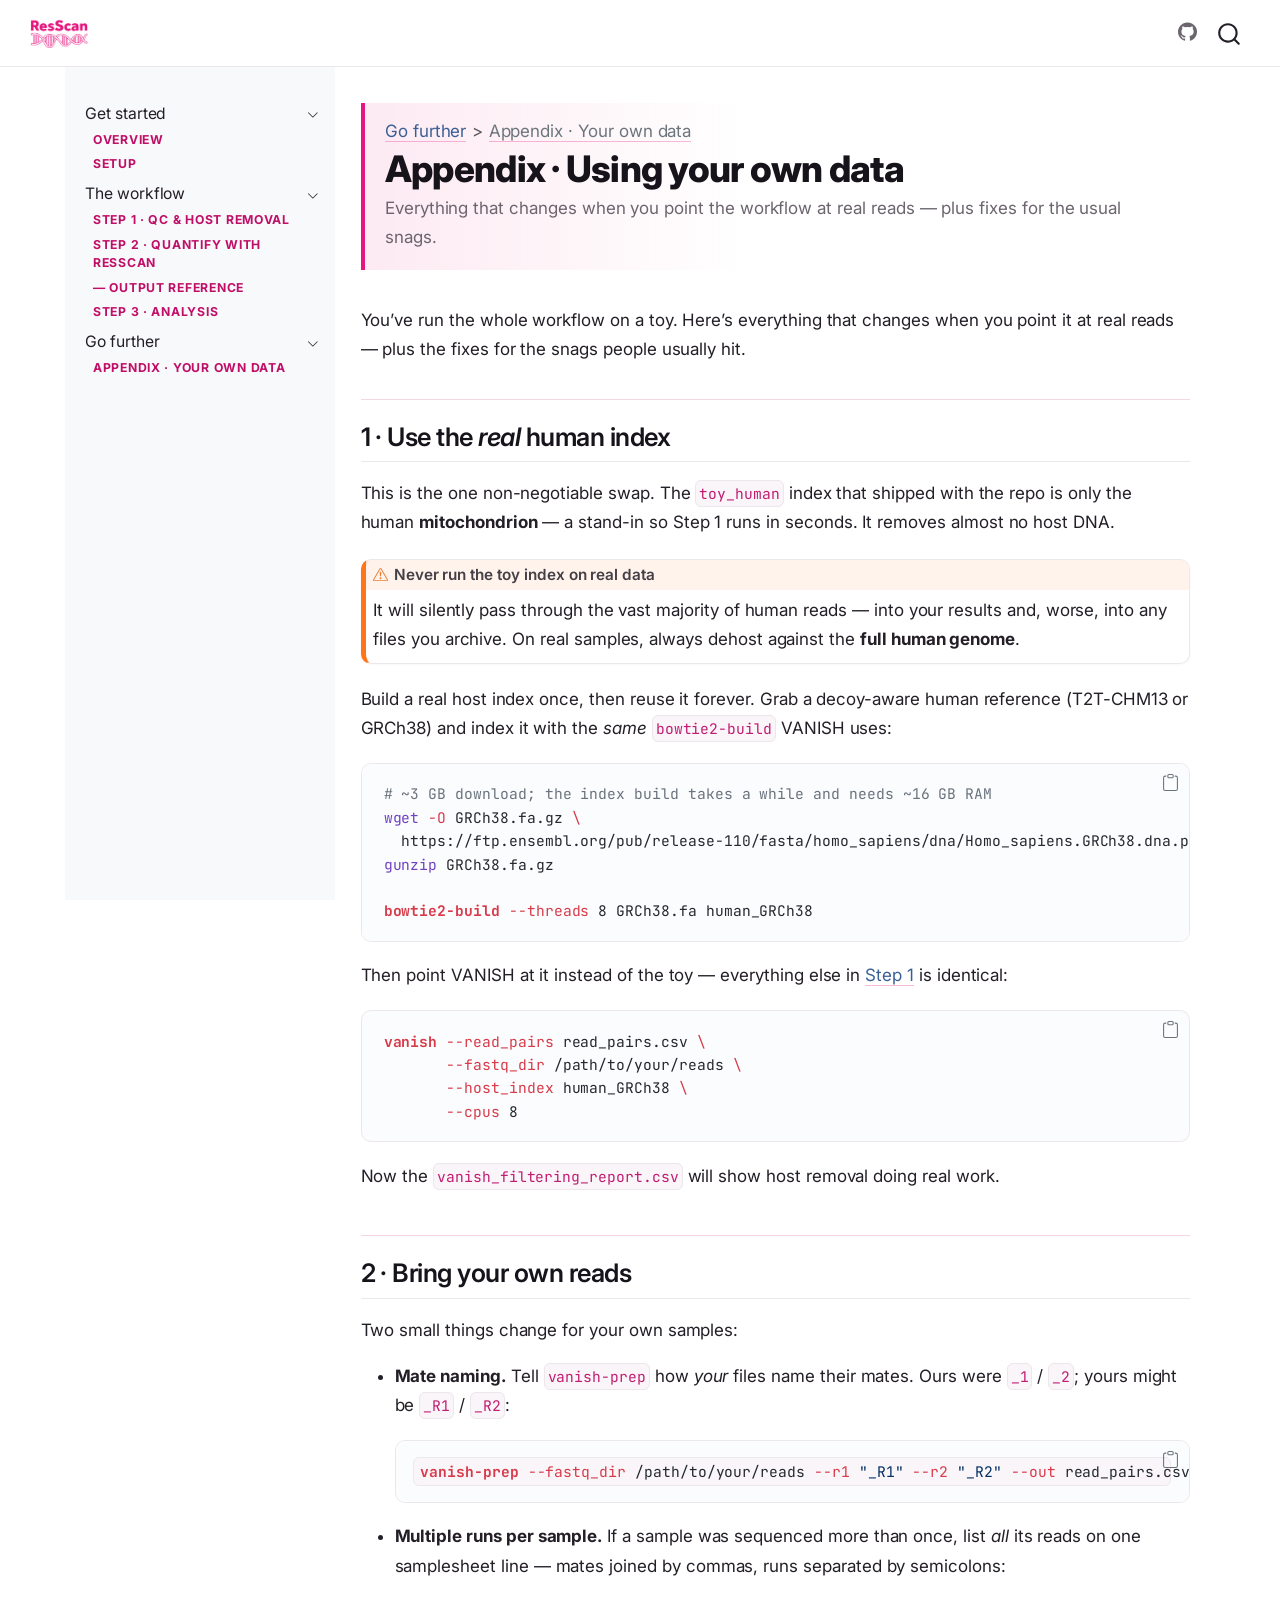
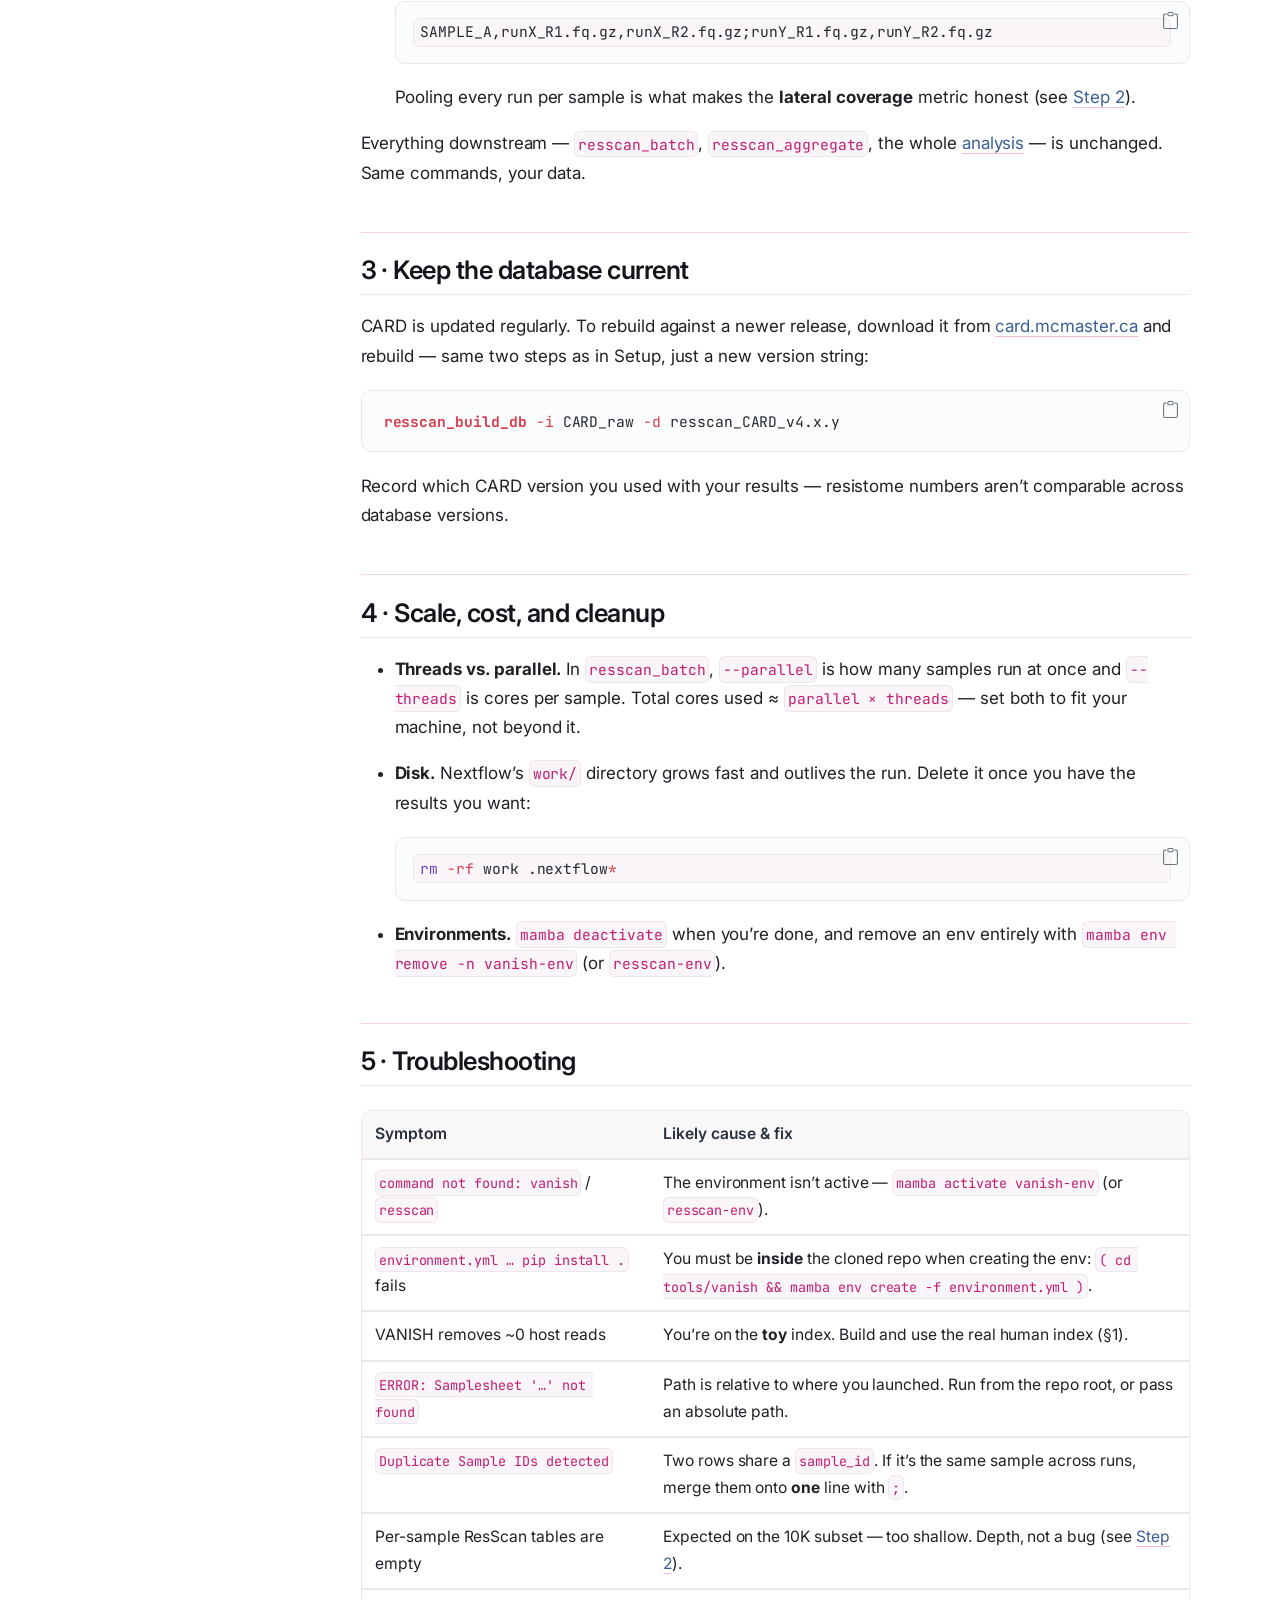
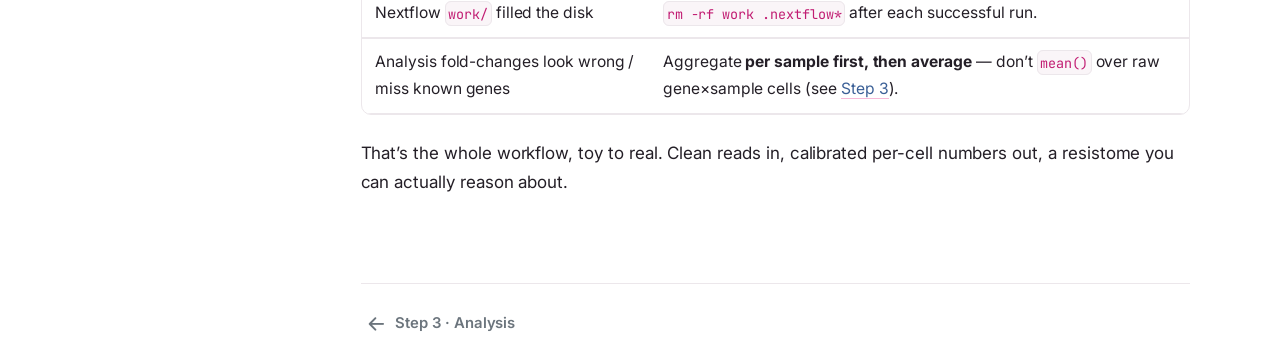
<file: docs/appendix.html>
<!DOCTYPE html>
<html xmlns="http://www.w3.org/1999/xhtml" lang="en" xml:lang="en"><head>

<meta charset="utf-8">
<meta name="generator" content="quarto-1.10.18">

<meta name="viewport" content="width=device-width, initial-scale=1.0, user-scalable=yes">


<title>Appendix · Using your own data – ResScan Tutorial</title>
<style>
/* Default styles provided by pandoc.
** See https://pandoc.org/MANUAL.html#variables-for-html for config info.
*/
span.smallcaps{font-variant: small-caps;}
div.columns{display: flex; gap: 1.5em;}
div.column{flex: auto;}
@media screen {
div.columns{gap: min(4vw, 1.5em);}
div.column{overflow-x: auto;}
}
div.hanging-indent{margin-left: 1.5em; text-indent: -1.5em;}
ul.task-list{list-style: none;}
ul.task-list li input[type="checkbox"] {
  width: 0.8em;
  margin: 0 0.8em 0.2em -1em; /* quarto-specific, see https://github.com/quarto-dev/quarto-cli/issues/4556 */ 
  vertical-align: middle;
}
/* CSS for syntax highlighting */
html { -webkit-text-size-adjust: 100%; }
pre > code.sourceCode { white-space: pre; position: relative; }
pre > code.sourceCode > span { display: inline-block; line-height: 1.25; }
pre > code.sourceCode > span:empty { height: 1.2em; }
.sourceCode { overflow: visible; }
code.sourceCode > span { color: inherit; text-decoration: inherit; }
div.sourceCode { margin: 1em 0; }
pre.sourceCode { margin: 0; }
@media screen {
div.sourceCode { overflow: auto; }
}
@media print {
pre > code.sourceCode { white-space: pre-wrap; }
pre > code.sourceCode > span { text-indent: -5em; padding-left: 5em; }
}
pre.numberSource code
  { counter-reset: source-line 0; }
pre.numberSource code > span
  { position: relative; left: -4em; counter-increment: source-line; }
pre.numberSource code > span > a:first-child::before
  { content: counter(source-line);
    position: relative; left: -1em; text-align: right; vertical-align: baseline;
    border: none; display: inline-block;
    -webkit-touch-callout: none; -webkit-user-select: none;
    -khtml-user-select: none; -moz-user-select: none;
    -ms-user-select: none; user-select: none;
    padding: 0 4px; width: 4em;
  }
pre.numberSource { margin-left: 3em;  padding-left: 4px; }
div.sourceCode
  {   }
@media screen {
pre > code.sourceCode > span > a:first-child::before { text-decoration: underline; }
}
</style>


<script src="site_libs/quarto-nav/quarto-nav.js"></script>
<script src="site_libs/clipboard/clipboard.min.js"></script>
<script src="site_libs/quarto-search/autocomplete.umd.js"></script>
<script src="site_libs/quarto-search/fuse.min.js"></script>
<script src="site_libs/quarto-search/quarto-search.js"></script>
<meta name="quarto:offset" content="./">
<link href="./analysis.html" rel="prev">
<link href="./favicon.png" rel="icon" type="image/png">
<script src="site_libs/quarto-html/quarto.js" type="module"></script>
<script src="site_libs/quarto-html/tabsets/tabsets.js" type="module"></script>
<script src="site_libs/quarto-html/popper.min.js"></script>
<script src="site_libs/quarto-html/tippy.umd.min.js"></script>
<script src="site_libs/quarto-html/anchor.min.js"></script>
<link href="site_libs/quarto-html/tippy.css" rel="stylesheet">
<link href="site_libs/quarto-html/quarto-syntax-highlighting-2caa1e2480b4fa786729bb69595b6e9c.css" rel="stylesheet" id="quarto-text-highlighting-styles">
<script src="site_libs/bootstrap/bootstrap.min.js"></script>
<link href="site_libs/bootstrap/bootstrap-icons.css" rel="stylesheet">
<link href="site_libs/bootstrap/bootstrap-21cac9702813ef82957ec0db438e7100.min.css" rel="stylesheet" append-hash="true" id="quarto-bootstrap" data-mode="light">
<script id="quarto-search-options" type="application/json">{
  "location": "navbar",
  "copy-button": false,
  "collapse-after": 3,
  "panel-placement": "end",
  "type": "overlay",
  "limit": 50,
  "keyboard-shortcut": [
    "f",
    "/",
    "s"
  ],
  "show-item-context": false,
  "language": {
    "search-no-results-text": "No results",
    "search-matching-documents-text": "matching documents",
    "search-copy-link-title": "Copy link to search",
    "search-hide-matches-text": "Hide additional matches",
    "search-more-match-text": "more match in this document",
    "search-more-matches-text": "more matches in this document",
    "search-clear-button-title": "Clear",
    "search-text-placeholder": "",
    "search-detached-cancel-button-title": "Cancel",
    "search-submit-button-title": "Submit",
    "search-label": "Search"
  }
}</script>


</head>

<body class="nav-sidebar floating nav-fixed fullcontent quarto-light">

<div id="quarto-search-results"></div>
  <header id="quarto-header" class="headroom fixed-top">
    <nav class="navbar navbar-expand-lg " data-bs-theme="dark">
      <div class="navbar-container container-fluid">
      <div class="navbar-brand-container mx-auto">
    <a href="./index.html" class="navbar-brand navbar-brand-logo">
    <img src="./logo/ResScanLogo_web.png" alt="ResScan" class="navbar-logo light-content">
    <img src="./logo/ResScanLogo_web.png" alt="ResScan" class="navbar-logo dark-content">
    </a>
    <a class="navbar-brand" href="./index.html">
    <span class="navbar-title">ResScan Tutorial</span>
    </a>
  </div>
            <div id="quarto-search" class="" title="Search"></div>
          <button class="navbar-toggler" type="button" data-bs-toggle="collapse" data-bs-target="#navbarCollapse" aria-controls="navbarCollapse" role="menu" aria-expanded="false" aria-label="Toggle navigation" onclick="if (window.quartoToggleHeadroom) { window.quartoToggleHeadroom(); }">
  <span class="navbar-toggler-icon"></span>
</button>
          <div class="collapse navbar-collapse" id="navbarCollapse">
            <ul class="navbar-nav navbar-nav-scroll ms-auto">
  <li class="nav-item compact">
    <a class="nav-link" href="https://github.com/hsgweon/resscan-tutorial"> <i class="bi bi-github" role="img" aria-label="GitHub repository">
</i> 
<span class="menu-text"></span></a>
  </li>  
</ul>
          </div> <!-- /navcollapse -->
            <div class="quarto-navbar-tools">
</div>
      </div> <!-- /container-fluid -->
    </nav>
  <nav class="quarto-secondary-nav">
    <div class="container-fluid d-flex">
      <button type="button" class="quarto-btn-toggle btn" data-bs-toggle="collapse" role="button" data-bs-target=".quarto-sidebar-collapse-item" aria-controls="quarto-sidebar" aria-expanded="false" aria-label="Toggle sidebar navigation" onclick="if (window.quartoToggleHeadroom) { window.quartoToggleHeadroom(); }">
        <i class="bi bi-layout-text-sidebar-reverse"></i>
      </button>
        <nav class="quarto-page-breadcrumbs" aria-label="breadcrumb"><ol class="breadcrumb"><li class="breadcrumb-item"><a href="./appendix.html">Go further</a></li><li class="breadcrumb-item"><a href="./appendix.html">Appendix · Your own data</a></li></ol></nav>
        <a class="flex-grow-1" role="navigation" data-bs-toggle="collapse" data-bs-target=".quarto-sidebar-collapse-item" aria-controls="quarto-sidebar" aria-expanded="false" aria-label="Toggle sidebar navigation" onclick="if (window.quartoToggleHeadroom) { window.quartoToggleHeadroom(); }">      
        </a>
    </div>
  </nav>
</header>
<!-- content -->
<div id="quarto-content" class="quarto-container page-columns page-rows-contents page-layout-article page-navbar">
<!-- sidebar -->
  <nav id="quarto-sidebar" class="sidebar collapse collapse-horizontal quarto-sidebar-collapse-item sidebar-navigation floating overflow-auto">
    <div class="sidebar-menu-container"> 
    <ul class="list-unstyled mt-1">
        <li class="sidebar-item sidebar-item-section">
      <div class="sidebar-item-container"> 
            <a class="sidebar-item-text sidebar-link text-start" data-bs-toggle="collapse" data-bs-target="#quarto-sidebar-section-1" role="navigation" aria-expanded="true">
 <span class="menu-text">Get started</span></a>
          <a class="sidebar-item-toggle text-start" data-bs-toggle="collapse" data-bs-target="#quarto-sidebar-section-1" role="navigation" aria-expanded="true" aria-label="Toggle section">
            <i class="bi bi-chevron-right ms-2"></i>
          </a> 
      </div>
      <ul id="quarto-sidebar-section-1" class="collapse list-unstyled sidebar-section depth1 show">  
          <li class="sidebar-item">
  <div class="sidebar-item-container"> 
  <a href="./overview.html" class="sidebar-item-text sidebar-link">
 <span class="menu-text">Overview</span></a>
  </div>
</li>
          <li class="sidebar-item">
  <div class="sidebar-item-container"> 
  <a href="./setup.html" class="sidebar-item-text sidebar-link">
 <span class="menu-text">Setup</span></a>
  </div>
</li>
      </ul>
  </li>
        <li class="sidebar-item sidebar-item-section">
      <div class="sidebar-item-container"> 
            <a class="sidebar-item-text sidebar-link text-start" data-bs-toggle="collapse" data-bs-target="#quarto-sidebar-section-2" role="navigation" aria-expanded="true">
 <span class="menu-text">The workflow</span></a>
          <a class="sidebar-item-toggle text-start" data-bs-toggle="collapse" data-bs-target="#quarto-sidebar-section-2" role="navigation" aria-expanded="true" aria-label="Toggle section">
            <i class="bi bi-chevron-right ms-2"></i>
          </a> 
      </div>
      <ul id="quarto-sidebar-section-2" class="collapse list-unstyled sidebar-section depth1 show">  
          <li class="sidebar-item">
  <div class="sidebar-item-container"> 
  <a href="./vanish.html" class="sidebar-item-text sidebar-link">
 <span class="menu-text">Step 1 · QC &amp; host removal</span></a>
  </div>
</li>
          <li class="sidebar-item">
  <div class="sidebar-item-container"> 
  <a href="./resscan.html" class="sidebar-item-text sidebar-link">
 <span class="menu-text">Step 2 · Quantify with ResScan</span></a>
  </div>
</li>
          <li class="sidebar-item">
  <div class="sidebar-item-container"> 
  <a href="./output-reference.html" class="sidebar-item-text sidebar-link">
 <span class="menu-text">— Output reference</span></a>
  </div>
</li>
          <li class="sidebar-item">
  <div class="sidebar-item-container"> 
  <a href="./analysis.html" class="sidebar-item-text sidebar-link">
 <span class="menu-text">Step 3 · Analysis</span></a>
  </div>
</li>
      </ul>
  </li>
        <li class="sidebar-item sidebar-item-section">
      <div class="sidebar-item-container"> 
            <a class="sidebar-item-text sidebar-link text-start" data-bs-toggle="collapse" data-bs-target="#quarto-sidebar-section-3" role="navigation" aria-expanded="true">
 <span class="menu-text">Go further</span></a>
          <a class="sidebar-item-toggle text-start" data-bs-toggle="collapse" data-bs-target="#quarto-sidebar-section-3" role="navigation" aria-expanded="true" aria-label="Toggle section">
            <i class="bi bi-chevron-right ms-2"></i>
          </a> 
      </div>
      <ul id="quarto-sidebar-section-3" class="collapse list-unstyled sidebar-section depth1 show">  
          <li class="sidebar-item">
  <div class="sidebar-item-container"> 
  <a href="./appendix.html" class="sidebar-item-text sidebar-link active">
 <span class="menu-text">Appendix · Your own data</span></a>
  </div>
</li>
      </ul>
  </li>
    </ul>
    </div>
</nav>
<div id="quarto-sidebar-glass" class="quarto-sidebar-collapse-item" data-bs-toggle="collapse" data-bs-target=".quarto-sidebar-collapse-item"></div>
<!-- margin-sidebar -->
    
<!-- main -->
<main class="content" id="quarto-document-content">

<header id="title-block-header" class="quarto-title-block default"><nav class="quarto-page-breadcrumbs quarto-title-breadcrumbs d-none d-lg-block" aria-label="breadcrumb"><ol class="breadcrumb"><li class="breadcrumb-item"><a href="./appendix.html">Go further</a></li><li class="breadcrumb-item"><a href="./appendix.html">Appendix · Your own data</a></li></ol></nav>
<div class="quarto-title">
<h1 class="title">Appendix · Using your own data</h1>
<p class="subtitle lead">Everything that changes when you point the workflow at real reads — plus fixes for the usual snags.</p>
</div>



<div class="quarto-title-meta">

    
  
    
  </div>
  


</header>


<p>You’ve run the whole workflow on a toy. Here’s everything that changes when you point it at real reads — plus the fixes for the snags people usually hit.</p>
<section id="use-the-real-human-index" class="level2">
<h2 class="anchored" data-anchor-id="use-the-real-human-index">1 · Use the <em>real</em> human index</h2>
<p>This is the one non-negotiable swap. The <code>toy_human</code> index that shipped with the repo is only the human <strong>mitochondrion</strong> — a stand-in so Step 1 runs in seconds. It removes almost no host DNA.</p>
<div class="callout callout-style-default callout-warning callout-titled">
<div class="callout-header d-flex align-content-center">
<div class="callout-icon-container">
<i class="callout-icon"></i>
</div>
<div class="callout-title-container flex-fill">
<span class="screen-reader-only">Warning</span>Never run the toy index on real data
</div>
</div>
<div class="callout-body-container callout-body">
<p>It will silently pass through the vast majority of human reads — into your results and, worse, into any files you archive. On real samples, always dehost against the <strong>full human genome</strong>.</p>
</div>
</div>
<p>Build a real host index once, then reuse it forever. Grab a decoy-aware human reference (T2T-CHM13 or GRCh38) and index it with the <em>same</em> <code>bowtie2-build</code> VANISH uses:</p>
<div class="code-copy-outer-scaffold"><div class="sourceCode" id="cb1"><pre class="sourceCode bash code-with-copy"><code class="sourceCode bash"><span id="cb1-1"><a href="#cb1-1" aria-hidden="true" tabindex="-1"></a><span class="co"># ~3 GB download; the index build takes a while and needs ~16 GB RAM</span></span>
<span id="cb1-2"><a href="#cb1-2" aria-hidden="true" tabindex="-1"></a><span class="fu">wget</span> <span class="at">-O</span> GRCh38.fa.gz <span class="dt">\</span></span>
<span id="cb1-3"><a href="#cb1-3" aria-hidden="true" tabindex="-1"></a>  https://ftp.ensembl.org/pub/release-110/fasta/homo_sapiens/dna/Homo_sapiens.GRCh38.dna.primary_assembly.fa.gz</span>
<span id="cb1-4"><a href="#cb1-4" aria-hidden="true" tabindex="-1"></a><span class="fu">gunzip</span> GRCh38.fa.gz</span>
<span id="cb1-5"><a href="#cb1-5" aria-hidden="true" tabindex="-1"></a></span>
<span id="cb1-6"><a href="#cb1-6" aria-hidden="true" tabindex="-1"></a><span class="ex">bowtie2-build</span> <span class="at">--threads</span> 8 GRCh38.fa human_GRCh38</span></code></pre></div><button title="Copy to Clipboard" class="code-copy-button"><i class="bi"></i></button></div>
<p>Then point VANISH at it instead of the toy — everything else in <a href="./vanish.html">Step 1</a> is identical:</p>
<div class="code-copy-outer-scaffold"><div class="sourceCode" id="cb2"><pre class="sourceCode bash code-with-copy"><code class="sourceCode bash"><span id="cb2-1"><a href="#cb2-1" aria-hidden="true" tabindex="-1"></a><span class="ex">vanish</span> <span class="at">--read_pairs</span> read_pairs.csv <span class="dt">\</span></span>
<span id="cb2-2"><a href="#cb2-2" aria-hidden="true" tabindex="-1"></a>       <span class="at">--fastq_dir</span> /path/to/your/reads <span class="dt">\</span></span>
<span id="cb2-3"><a href="#cb2-3" aria-hidden="true" tabindex="-1"></a>       <span class="at">--host_index</span> human_GRCh38 <span class="dt">\</span></span>
<span id="cb2-4"><a href="#cb2-4" aria-hidden="true" tabindex="-1"></a>       <span class="at">--cpus</span> 8</span></code></pre></div><button title="Copy to Clipboard" class="code-copy-button"><i class="bi"></i></button></div>
<p>Now the <code>vanish_filtering_report.csv</code> will show host removal doing real work.</p>
</section>
<section id="bring-your-own-reads" class="level2">
<h2 class="anchored" data-anchor-id="bring-your-own-reads">2 · Bring your own reads</h2>
<p>Two small things change for your own samples:</p>
<ul>
<li><p><strong>Mate naming.</strong> Tell <code>vanish-prep</code> how <em>your</em> files name their mates. Ours were <code>_1</code> / <code>_2</code>; yours might be <code>_R1</code> / <code>_R2</code>:</p>
<div class="code-copy-outer-scaffold"><div class="sourceCode" id="cb3"><pre class="sourceCode bash code-with-copy"><code class="sourceCode bash"><span id="cb3-1"><a href="#cb3-1" aria-hidden="true" tabindex="-1"></a><span class="ex">vanish-prep</span> <span class="at">--fastq_dir</span> /path/to/your/reads <span class="at">--r1</span> <span class="st">"_R1"</span> <span class="at">--r2</span> <span class="st">"_R2"</span> <span class="at">--out</span> read_pairs.csv</span></code></pre></div><button title="Copy to Clipboard" class="code-copy-button"><i class="bi"></i></button></div></li>
<li><p><strong>Multiple runs per sample.</strong> If a sample was sequenced more than once, list <em>all</em> its reads on one samplesheet line — mates joined by commas, runs separated by semicolons:</p>
<div class="code-copy-outer-scaffold"><div class="sourceCode" id="cb4"><pre class="sourceCode default code-with-copy"><code class="sourceCode default"><span id="cb4-1"><a href="#cb4-1" aria-hidden="true" tabindex="-1"></a>SAMPLE_A,runX_R1.fq.gz,runX_R2.fq.gz;runY_R1.fq.gz,runY_R2.fq.gz</span></code></pre></div><button title="Copy to Clipboard" class="code-copy-button"><i class="bi"></i></button></div>
<p>Pooling every run per sample is what makes the <strong>lateral coverage</strong> metric honest (see <a href="./resscan.html">Step 2</a>).</p></li>
</ul>
<p>Everything downstream — <code>resscan_batch</code>, <code>resscan_aggregate</code>, the whole <a href="./analysis.html">analysis</a> — is unchanged. Same commands, your data.</p>
</section>
<section id="keep-the-database-current" class="level2">
<h2 class="anchored" data-anchor-id="keep-the-database-current">3 · Keep the database current</h2>
<p>CARD is updated regularly. To rebuild against a newer release, download it from <a href="https://card.mcmaster.ca/">card.mcmaster.ca</a> and rebuild — same two steps as in Setup, just a new version string:</p>
<div class="code-copy-outer-scaffold"><div class="sourceCode" id="cb5"><pre class="sourceCode bash code-with-copy"><code class="sourceCode bash"><span id="cb5-1"><a href="#cb5-1" aria-hidden="true" tabindex="-1"></a><span class="ex">resscan_build_db</span> <span class="at">-i</span> CARD_raw <span class="at">-d</span> resscan_CARD_v4.x.y</span></code></pre></div><button title="Copy to Clipboard" class="code-copy-button"><i class="bi"></i></button></div>
<p>Record which CARD version you used with your results — resistome numbers aren’t comparable across database versions.</p>
</section>
<section id="scale-cost-and-cleanup" class="level2">
<h2 class="anchored" data-anchor-id="scale-cost-and-cleanup">4 · Scale, cost, and cleanup</h2>
<ul>
<li><p><strong>Threads vs.&nbsp;parallel.</strong> In <code>resscan_batch</code>, <code>--parallel</code> is how many samples run at once and <code>--threads</code> is cores per sample. Total cores used ≈ <code>parallel × threads</code> — set both to fit your machine, not beyond it.</p></li>
<li><p><strong>Disk.</strong> Nextflow’s <code>work/</code> directory grows fast and outlives the run. Delete it once you have the results you want:</p>
<div class="code-copy-outer-scaffold"><div class="sourceCode" id="cb6"><pre class="sourceCode bash code-with-copy"><code class="sourceCode bash"><span id="cb6-1"><a href="#cb6-1" aria-hidden="true" tabindex="-1"></a><span class="fu">rm</span> <span class="at">-rf</span> work .nextflow<span class="pp">*</span></span></code></pre></div><button title="Copy to Clipboard" class="code-copy-button"><i class="bi"></i></button></div></li>
<li><p><strong>Environments.</strong> <code>mamba deactivate</code> when you’re done, and remove an env entirely with <code>mamba env remove -n vanish-env</code> (or <code>resscan-env</code>).</p></li>
</ul>
</section>
<section id="troubleshooting" class="level2">
<h2 class="anchored" data-anchor-id="troubleshooting">5 · Troubleshooting</h2>
<table class="caption-top table">
<thead>
<tr class="header">
<th>Symptom</th>
<th>Likely cause &amp; fix</th>
</tr>
</thead>
<tbody>
<tr class="odd">
<td><code>command not found: vanish</code> / <code>resscan</code></td>
<td>The environment isn’t active — <code>mamba activate vanish-env</code> (or <code>resscan-env</code>).</td>
</tr>
<tr class="even">
<td><code>environment.yml … pip install .</code> fails</td>
<td>You must be <strong>inside</strong> the cloned repo when creating the env: <code>( cd tools/vanish &amp;&amp; mamba env create -f environment.yml )</code>.</td>
</tr>
<tr class="odd">
<td>VANISH removes ~0 host reads</td>
<td>You’re on the <strong>toy</strong> index. Build and use the real human index (§1).</td>
</tr>
<tr class="even">
<td><code>ERROR: Samplesheet '…' not found</code></td>
<td>Path is relative to where you launched. Run from the repo root, or pass an absolute path.</td>
</tr>
<tr class="odd">
<td><code>Duplicate Sample IDs detected</code></td>
<td>Two rows share a <code>sample_id</code>. If it’s the same sample across runs, merge them onto <strong>one</strong> line with <code>;</code>.</td>
</tr>
<tr class="even">
<td>Per-sample ResScan tables are empty</td>
<td>Expected on the 10K subset — too shallow. Depth, not a bug (see <a href="./resscan.html">Step 2</a>).</td>
</tr>
<tr class="odd">
<td>Nextflow <code>work/</code> filled the disk</td>
<td><code>rm -rf work .nextflow*</code> after each successful run.</td>
</tr>
<tr class="even">
<td>Analysis fold-changes look wrong / miss known genes</td>
<td>Aggregate <strong>per sample first, then average</strong> — don’t <code>mean()</code> over raw gene×sample cells (see <a href="./analysis.html">Step 3</a>).</td>
</tr>
</tbody>
</table>
<p>That’s the whole workflow, toy to real. Clean reads in, calibrated per-cell numbers out, a resistome you can actually reason about.</p>


</section>

<a onclick="window.scrollTo(0, 0); return false;" role="button" id="quarto-back-to-top"><i class="bi bi-arrow-up"></i> Back to top</a></main> <!-- /main -->
<script id="quarto-html-after-body" type="application/javascript">
  window.document.addEventListener("DOMContentLoaded", function (event) {
    const icon = "";
    const anchorJS = new window.AnchorJS();
    anchorJS.options = {
      placement: 'right',
      icon: icon
    };
    anchorJS.add('.anchored');
    const isCodeAnnotation = (el) => {
      for (const clz of el.classList) {
        if (clz.startsWith('code-annotation-')) {                     
          return true;
        }
      }
      return false;
    }
    const onCopySuccess = function(e) {
      // button target
      const button = e.trigger;
      // don't keep focus
      button.blur();
      // flash "checked"
      button.classList.add('code-copy-button-checked');
      var currentTitle = button.getAttribute("title");
      button.setAttribute("title", "Copied!");
      let tooltip;
      if (window.bootstrap) {
        button.setAttribute("data-bs-toggle", "tooltip");
        button.setAttribute("data-bs-placement", "left");
        button.setAttribute("data-bs-title", "Copied!");
        tooltip = new bootstrap.Tooltip(button, 
          { trigger: "manual", 
            customClass: "code-copy-button-tooltip",
            offset: [0, -8]});
        tooltip.show();    
      }
      setTimeout(function() {
        if (tooltip) {
          tooltip.hide();
          button.removeAttribute("data-bs-title");
          button.removeAttribute("data-bs-toggle");
          button.removeAttribute("data-bs-placement");
        }
        button.setAttribute("title", currentTitle);
        button.classList.remove('code-copy-button-checked');
      }, 1000);
      // clear code selection
      e.clearSelection();
    }
    const getTextToCopy = function(trigger) {
      const outerScaffold = trigger.parentElement.cloneNode(true);
      const codeEl = outerScaffold.querySelector('code');
      for (const childEl of codeEl.children) {
        if (isCodeAnnotation(childEl)) {
          childEl.remove();
        }
      }
      return codeEl.innerText;
    }
    const clipboard = new window.ClipboardJS('.code-copy-button:not([data-in-quarto-modal])', {
      text: getTextToCopy
    });
    clipboard.on('success', onCopySuccess);
    if (window.document.getElementById('quarto-embedded-source-code-modal')) {
      const clipboardModal = new window.ClipboardJS('.code-copy-button[data-in-quarto-modal]', {
        text: getTextToCopy,
        container: window.document.getElementById('quarto-embedded-source-code-modal')
      });
      clipboardModal.on('success', onCopySuccess);
    }
      var localhostRegex = new RegExp(/^(?:http|https):\/\/localhost\:?[0-9]*\//);
      var mailtoRegex = new RegExp(/^mailto:/);
        var filterRegex = new RegExp("https:\/\/hsgweon\.github\.io\/resscan-tutorial");
      var isInternal = (href) => {
          return filterRegex.test(href) || localhostRegex.test(href) || mailtoRegex.test(href);
      }
      // Inspect non-navigation links and adorn them if external
     var links = window.document.querySelectorAll('a[href]:not(.nav-link):not(.navbar-brand):not(.toc-action):not(.sidebar-link):not(.sidebar-item-toggle):not(.pagination-link):not(.no-external):not([aria-hidden]):not(.dropdown-item):not(.quarto-navigation-tool):not(.about-link)');
      for (var i=0; i<links.length; i++) {
        const link = links[i];
        if (!isInternal(link.href)) {
          // undo the damage that might have been done by quarto-nav.js in the case of
          // links that we want to consider external
          if (link.dataset.originalHref !== undefined) {
            link.href = link.dataset.originalHref;
          }
        }
      }
    function tippyHover(el, contentFn, onTriggerFn, onUntriggerFn) {
      const config = {
        allowHTML: true,
        maxWidth: 500,
        delay: 100,
        arrow: false,
        appendTo: function(el) {
            return el.parentElement;
        },
        interactive: true,
        interactiveBorder: 10,
        theme: 'quarto',
        placement: 'bottom-start',
      };
      if (contentFn) {
        config.content = contentFn;
      }
      if (onTriggerFn) {
        config.onTrigger = onTriggerFn;
      }
      if (onUntriggerFn) {
        config.onUntrigger = onUntriggerFn;
      }
      window.tippy(el, config); 
    }
    const noterefs = window.document.querySelectorAll('a[role="doc-noteref"]');
    for (var i=0; i<noterefs.length; i++) {
      const ref = noterefs[i];
      tippyHover(ref, function() {
        // use id or data attribute instead here
        let href = ref.getAttribute('data-footnote-href') || ref.getAttribute('href');
        try { href = new URL(href).hash; } catch {}
        const id = href.replace(/^#\/?/, "");
        const note = window.document.getElementById(id);
        if (note) {
          return note.innerHTML;
        } else {
          return "";
        }
      });
    }
    const xrefs = window.document.querySelectorAll('a.quarto-xref');
    const processXRef = (id, note) => {
      // Strip column container classes
      const stripColumnClz = (el) => {
        el.classList.remove("page-full", "page-columns");
        if (el.children) {
          for (const child of el.children) {
            stripColumnClz(child);
          }
        }
      }
      stripColumnClz(note)
      if (id === null || id.startsWith('sec-')) {
        // Special case sections, only their first couple elements
        const container = document.createElement("div");
        if (note.children && note.children.length > 2) {
          container.appendChild(note.children[0].cloneNode(true));
          for (let i = 1; i < note.children.length; i++) {
            const child = note.children[i];
            if (child.tagName === "P" && child.innerText === "") {
              continue;
            } else {
              container.appendChild(child.cloneNode(true));
              break;
            }
          }
          if (window.Quarto?.typesetMath) {
            window.Quarto.typesetMath(container);
          }
          return container.innerHTML
        } else {
          if (window.Quarto?.typesetMath) {
            window.Quarto.typesetMath(note);
          }
          return note.innerHTML;
        }
      } else {
        // Remove any anchor links if they are present
        const anchorLink = note.querySelector('a.anchorjs-link');
        if (anchorLink) {
          anchorLink.remove();
        }
        if (window.Quarto?.typesetMath) {
          window.Quarto.typesetMath(note);
        }
        if (note.classList.contains("callout")) {
          return note.outerHTML;
        } else {
          return note.innerHTML;
        }
      }
    }
    for (var i=0; i<xrefs.length; i++) {
      const xref = xrefs[i];
      tippyHover(xref, undefined, function(instance) {
        instance.disable();
        let url = xref.getAttribute('href');
        let hash = undefined; 
        if (url.startsWith('#')) {
          hash = url;
        } else {
          try { hash = new URL(url).hash; } catch {}
        }
        if (hash) {
          const id = hash.replace(/^#\/?/, "");
          const note = window.document.getElementById(id);
          if (note !== null) {
            try {
              const html = processXRef(id, note.cloneNode(true));
              instance.setContent(html);
            } finally {
              instance.enable();
              instance.show();
            }
          } else {
            // See if we can fetch this
            fetch(url.split('#')[0])
            .then(res => res.text())
            .then(html => {
              const parser = new DOMParser();
              const htmlDoc = parser.parseFromString(html, "text/html");
              const note = htmlDoc.getElementById(id);
              if (note !== null) {
                const html = processXRef(id, note);
                instance.setContent(html);
              } 
            }).finally(() => {
              instance.enable();
              instance.show();
            });
          }
        } else {
          // See if we can fetch a full url (with no hash to target)
          // This is a special case and we should probably do some content thinning / targeting
          fetch(url)
          .then(res => res.text())
          .then(html => {
            const parser = new DOMParser();
            const htmlDoc = parser.parseFromString(html, "text/html");
            const note = htmlDoc.querySelector('main.content');
            if (note !== null) {
              // This should only happen for chapter cross references
              // (since there is no id in the URL)
              // remove the first header
              if (note.children.length > 0 && note.children[0].tagName === "HEADER") {
                note.children[0].remove();
              }
              const html = processXRef(null, note);
              instance.setContent(html);
            } 
          }).finally(() => {
            instance.enable();
            instance.show();
          });
        }
      }, function(instance) {
      });
    }
        let selectedAnnoteEl;
        const selectorForAnnotation = ( cell, annotation) => {
          let cellAttr = 'data-code-cell="' + cell + '"';
          let lineAttr = 'data-code-annotation="' +  annotation + '"';
          const selector = 'span[' + cellAttr + '][' + lineAttr + ']';
          return selector;
        }
        const selectCodeLines = (annoteEl) => {
          const doc = window.document;
          const targetCell = annoteEl.getAttribute("data-target-cell");
          const targetAnnotation = annoteEl.getAttribute("data-target-annotation");
          const annoteSpan = window.document.querySelector(selectorForAnnotation(targetCell, targetAnnotation));
          const lines = annoteSpan.getAttribute("data-code-lines").split(",");
          const lineIds = lines.map((line) => {
            return targetCell + "-" + line;
          })
          let top = null;
          let height = null;
          let parent = null;
          if (lineIds.length > 0) {
              //compute the position of the single el (top and bottom and make a div)
              const el = window.document.getElementById(lineIds[0]);
              top = el.offsetTop;
              height = el.offsetHeight;
              parent = el.parentElement.parentElement;
            if (lineIds.length > 1) {
              const lastEl = window.document.getElementById(lineIds[lineIds.length - 1]);
              const bottom = lastEl.offsetTop + lastEl.offsetHeight;
              height = bottom - top;
            }
            if (top !== null && height !== null && parent !== null) {
              // cook up a div (if necessary) and position it 
              let div = window.document.getElementById("code-annotation-line-highlight");
              if (div === null) {
                div = window.document.createElement("div");
                div.setAttribute("id", "code-annotation-line-highlight");
                div.style.position = 'absolute';
                parent.appendChild(div);
              }
              div.style.top = top - 2 + "px";
              div.style.height = height + 4 + "px";
              div.style.left = 0;
              let gutterDiv = window.document.getElementById("code-annotation-line-highlight-gutter");
              if (gutterDiv === null) {
                gutterDiv = window.document.createElement("div");
                gutterDiv.setAttribute("id", "code-annotation-line-highlight-gutter");
                gutterDiv.style.position = 'absolute';
                const codeCell = window.document.getElementById(targetCell);
                const gutter = codeCell.querySelector('.code-annotation-gutter');
                gutter.appendChild(gutterDiv);
              }
              gutterDiv.style.top = top - 2 + "px";
              gutterDiv.style.height = height + 4 + "px";
            }
            selectedAnnoteEl = annoteEl;
          }
        };
        const unselectCodeLines = () => {
          const elementsIds = ["code-annotation-line-highlight", "code-annotation-line-highlight-gutter"];
          elementsIds.forEach((elId) => {
            const div = window.document.getElementById(elId);
            if (div) {
              div.remove();
            }
          });
          selectedAnnoteEl = undefined;
        };
          // Handle positioning of the toggle
      window.addEventListener(
        "resize",
        throttle(() => {
          elRect = undefined;
          if (selectedAnnoteEl) {
            selectCodeLines(selectedAnnoteEl);
          }
        }, 10)
      );
      function throttle(fn, ms) {
      let throttle = false;
      let timer;
        return (...args) => {
          if(!throttle) { // first call gets through
              fn.apply(this, args);
              throttle = true;
          } else { // all the others get throttled
              if(timer) clearTimeout(timer); // cancel #2
              timer = setTimeout(() => {
                fn.apply(this, args);
                timer = throttle = false;
              }, ms);
          }
        };
      }
        // Attach click handler to the DT
        const annoteDls = window.document.querySelectorAll('dt[data-target-cell]');
        for (const annoteDlNode of annoteDls) {
          annoteDlNode.addEventListener('click', (event) => {
            const clickedEl = event.target;
            if (clickedEl !== selectedAnnoteEl) {
              unselectCodeLines();
              const activeEl = window.document.querySelector('dt[data-target-cell].code-annotation-active');
              if (activeEl) {
                activeEl.classList.remove('code-annotation-active');
              }
              selectCodeLines(clickedEl);
              clickedEl.classList.add('code-annotation-active');
            } else {
              // Unselect the line
              unselectCodeLines();
              clickedEl.classList.remove('code-annotation-active');
            }
          });
        }
    const findCites = (el) => {
      const parentEl = el.parentElement;
      if (parentEl) {
        const cites = parentEl.dataset.cites;
        if (cites) {
          return {
            el,
            cites: cites.split(' ')
          };
        } else {
          return findCites(el.parentElement)
        }
      } else {
        return undefined;
      }
    };
    var bibliorefs = window.document.querySelectorAll('a[role="doc-biblioref"]');
    for (var i=0; i<bibliorefs.length; i++) {
      const ref = bibliorefs[i];
      const citeInfo = findCites(ref);
      if (citeInfo) {
        tippyHover(citeInfo.el, function() {
          var popup = window.document.createElement('div');
          citeInfo.cites.forEach(function(cite) {
            var citeDiv = window.document.createElement('div');
            citeDiv.classList.add('hanging-indent');
            citeDiv.classList.add('csl-entry');
            var biblioDiv = window.document.getElementById('ref-' + cite);
            if (biblioDiv) {
              citeDiv.innerHTML = biblioDiv.innerHTML;
            }
            popup.appendChild(citeDiv);
          });
          return popup.innerHTML;
        });
      }
    }
  });
  </script>
<nav class="page-navigation">
  <div class="nav-page nav-page-previous">
      <a href="./analysis.html" class="pagination-link" aria-label="Step 3 · Analysis">
        <i class="bi bi-arrow-left-short"></i> <span class="nav-page-text">Step 3 · Analysis</span>
      </a>          
  </div>
  <div class="nav-page nav-page-next">
  </div>
</nav>
</div> <!-- /content -->




</body></html>
</file>
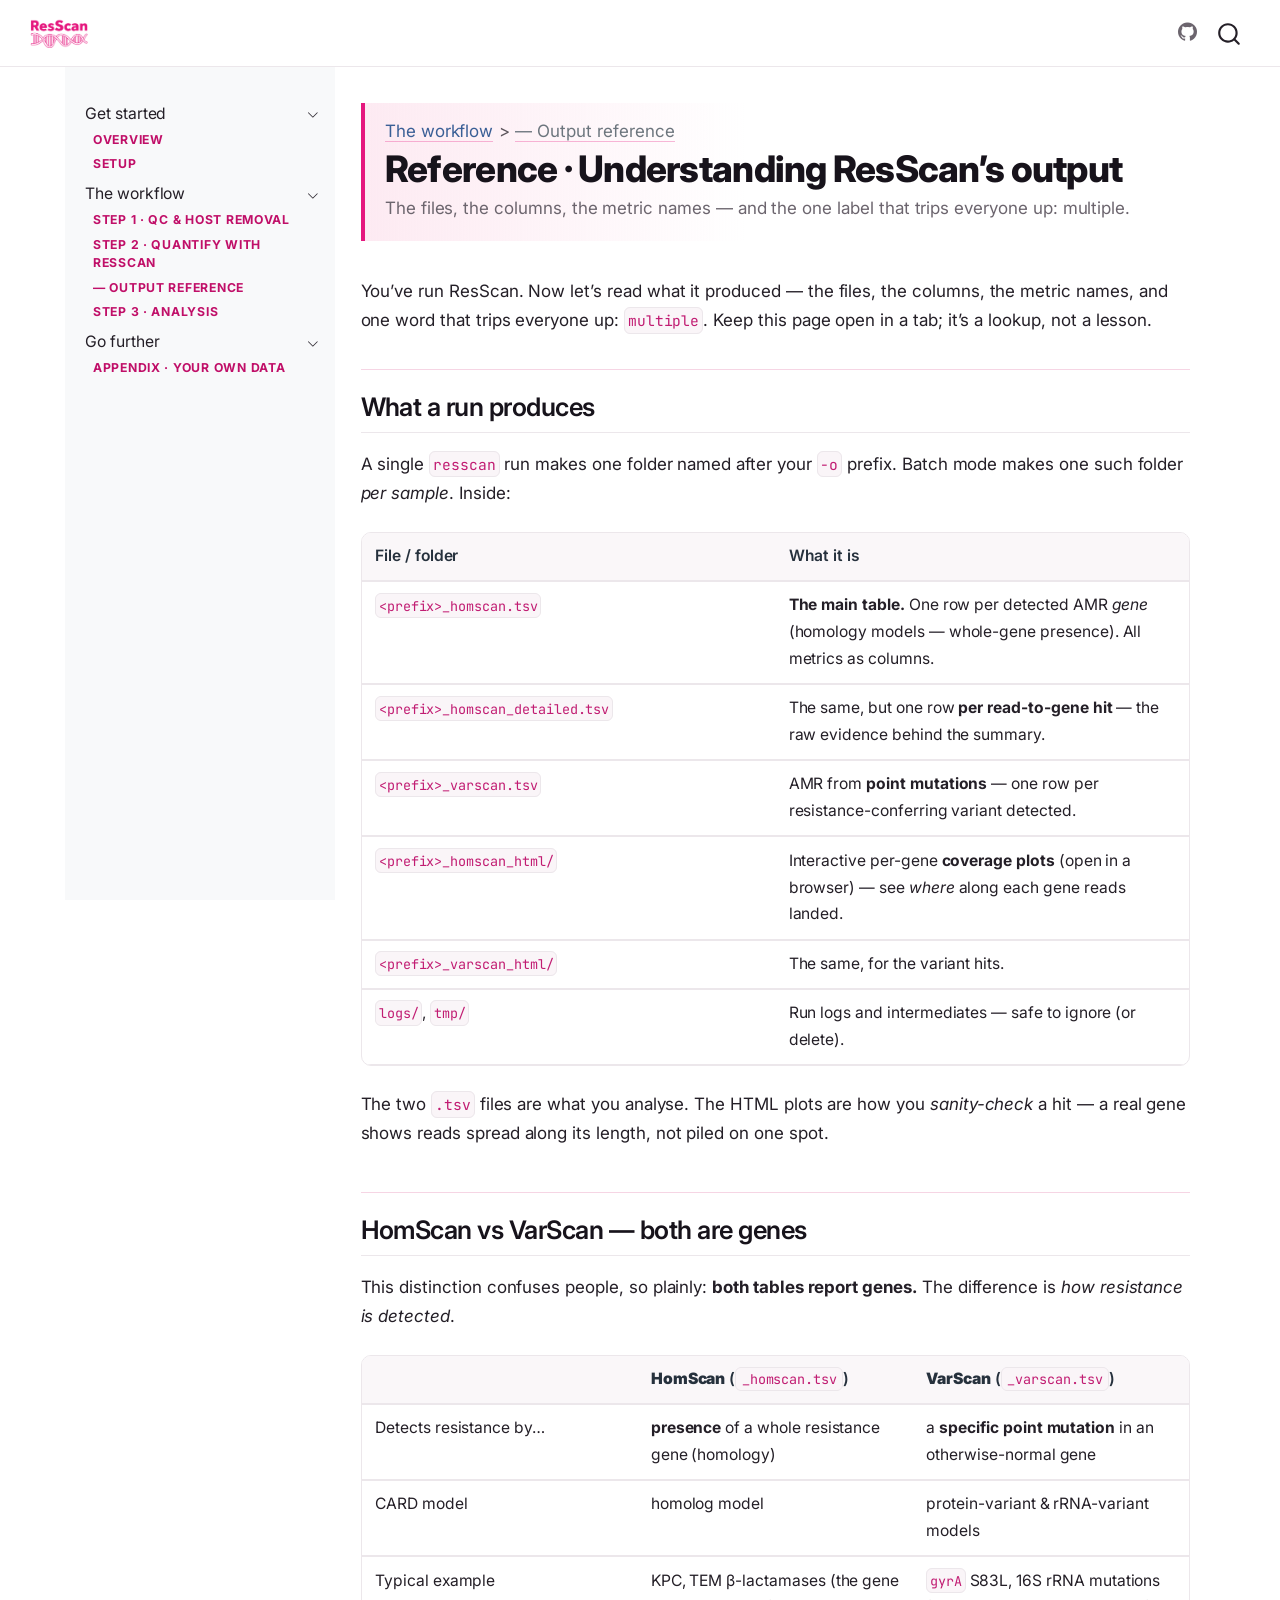
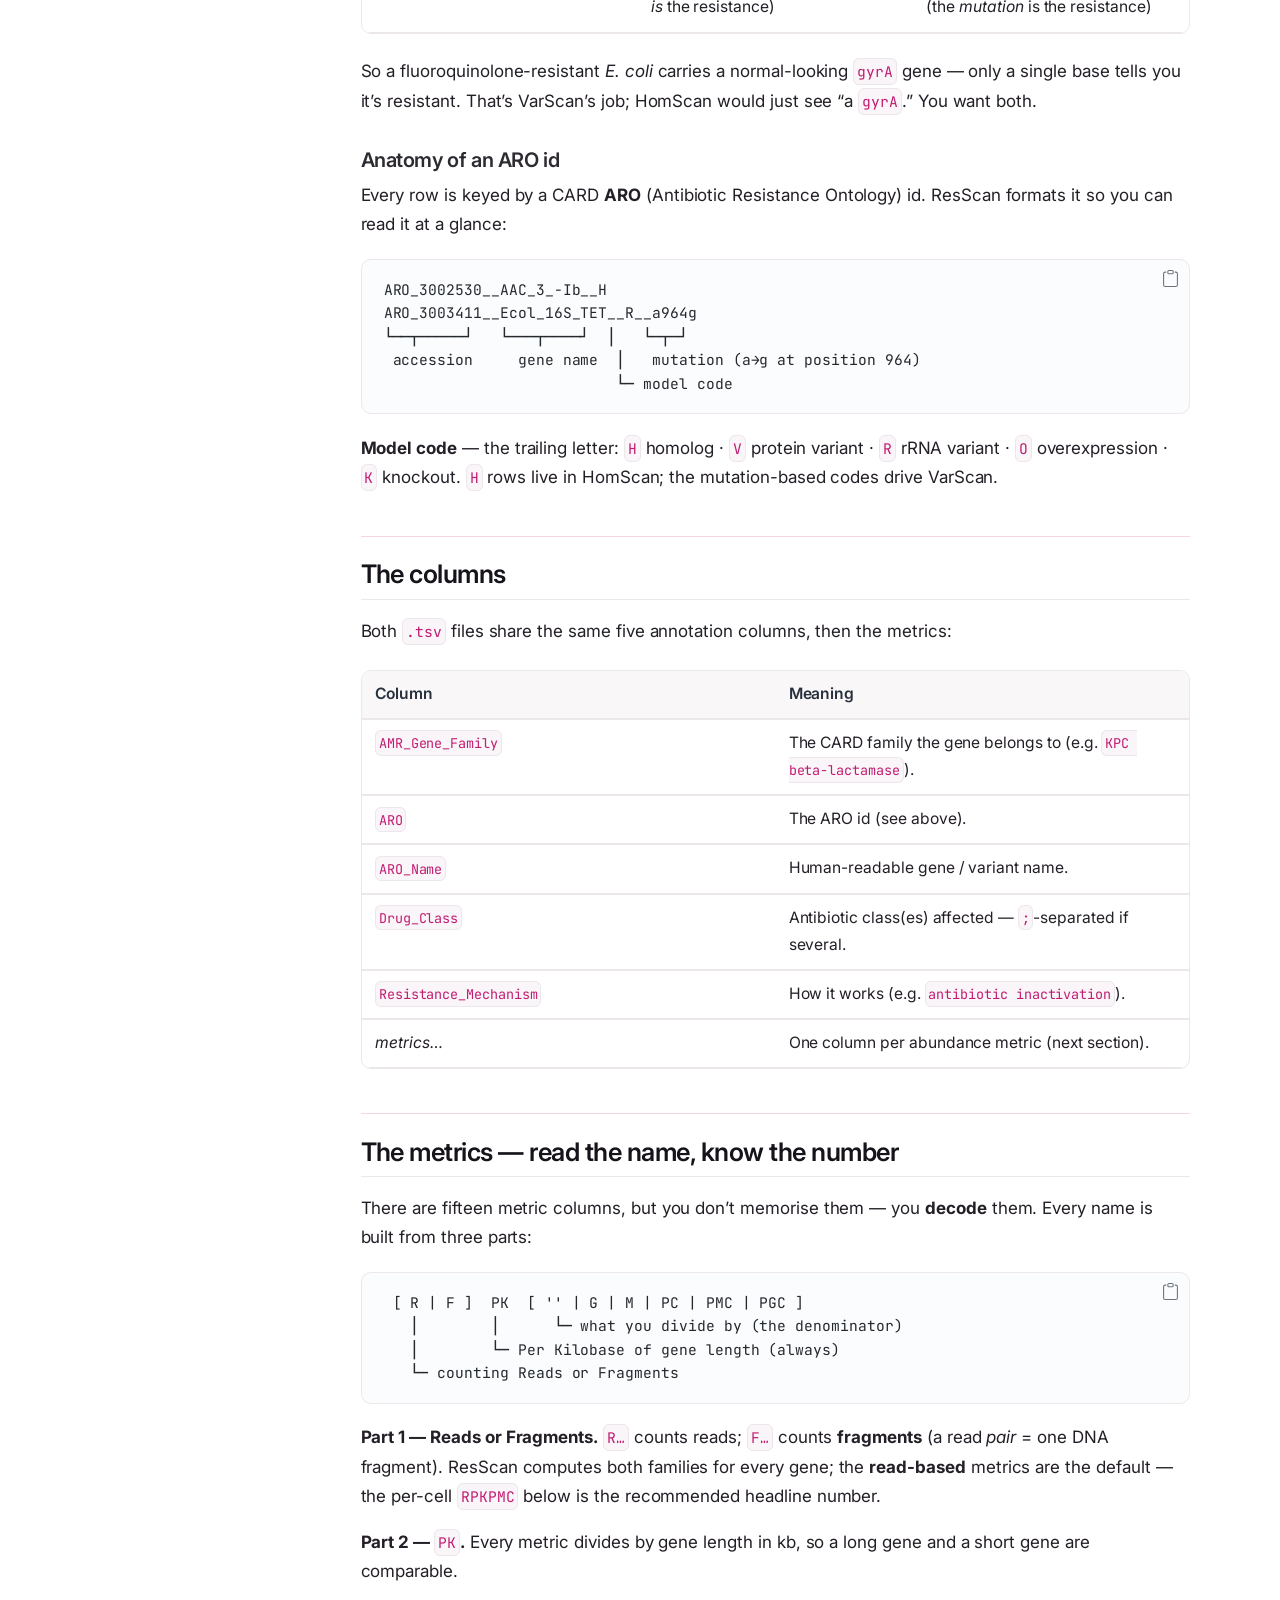
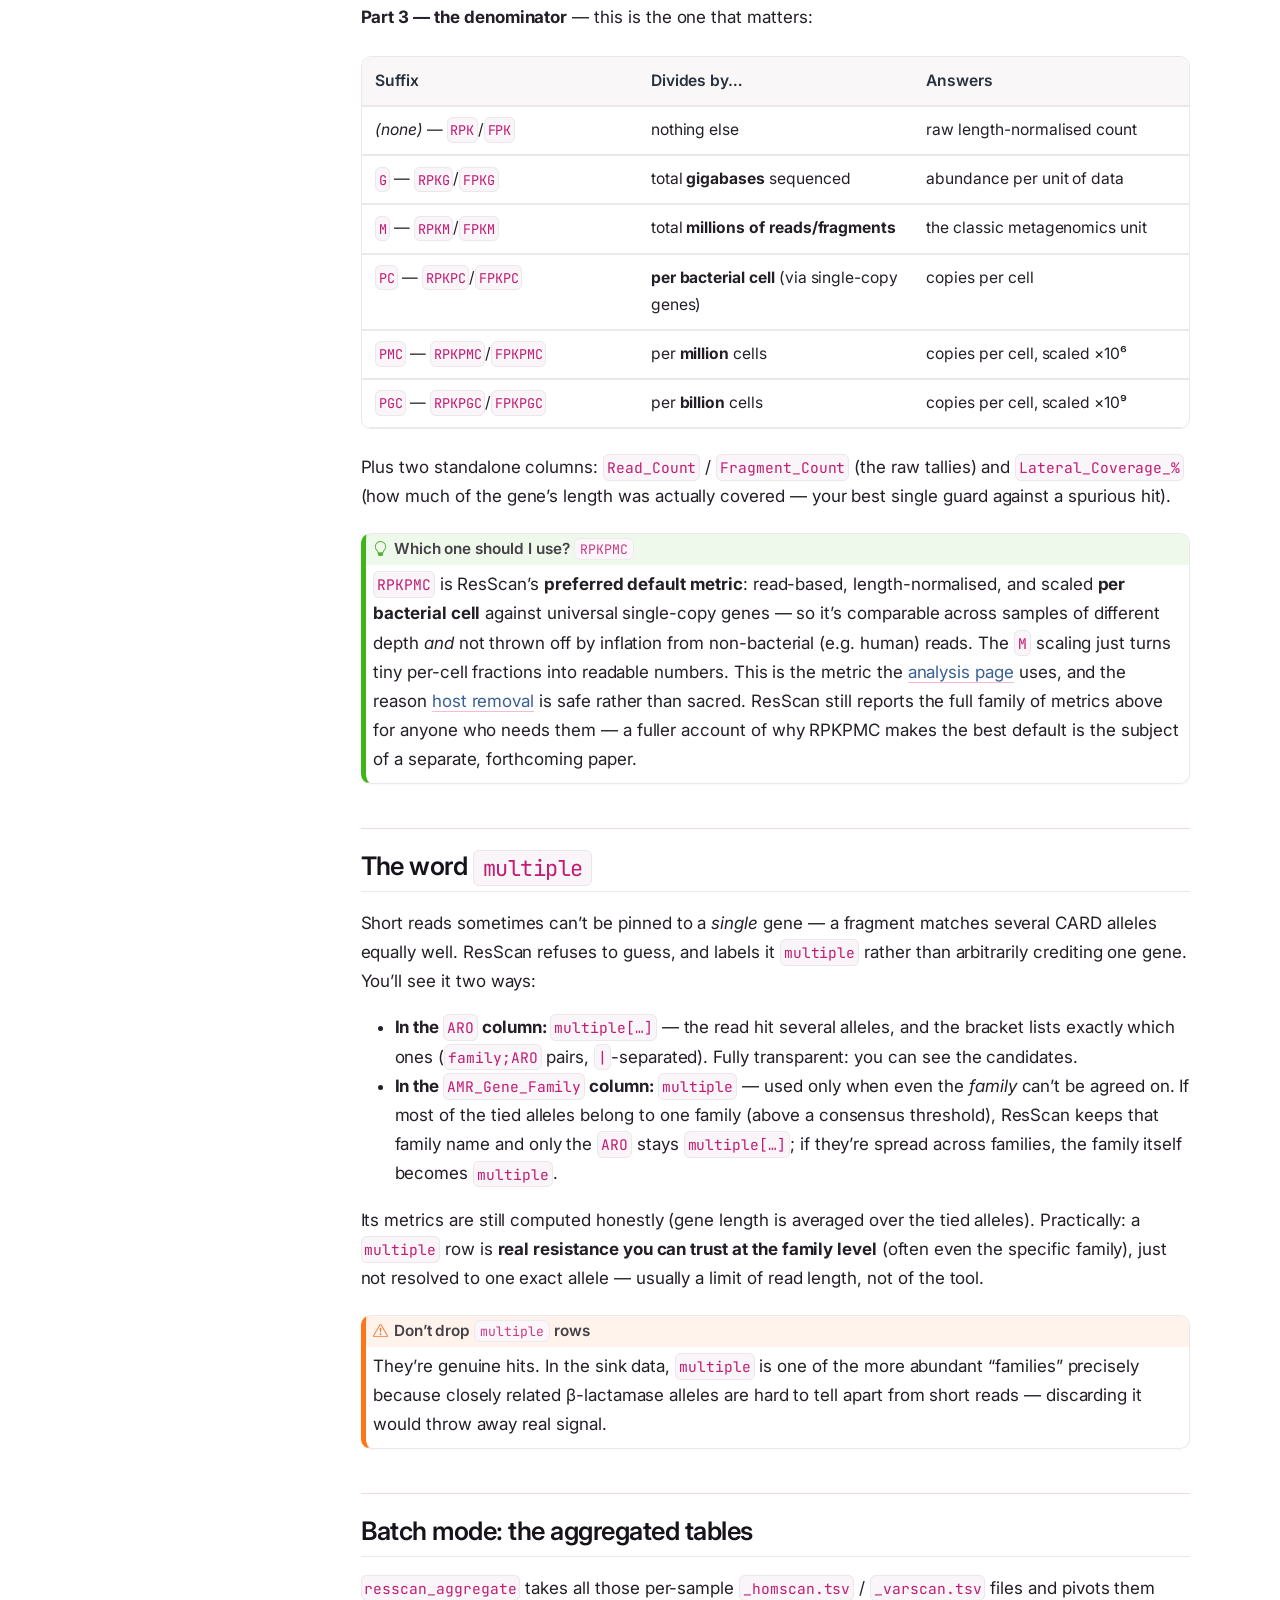
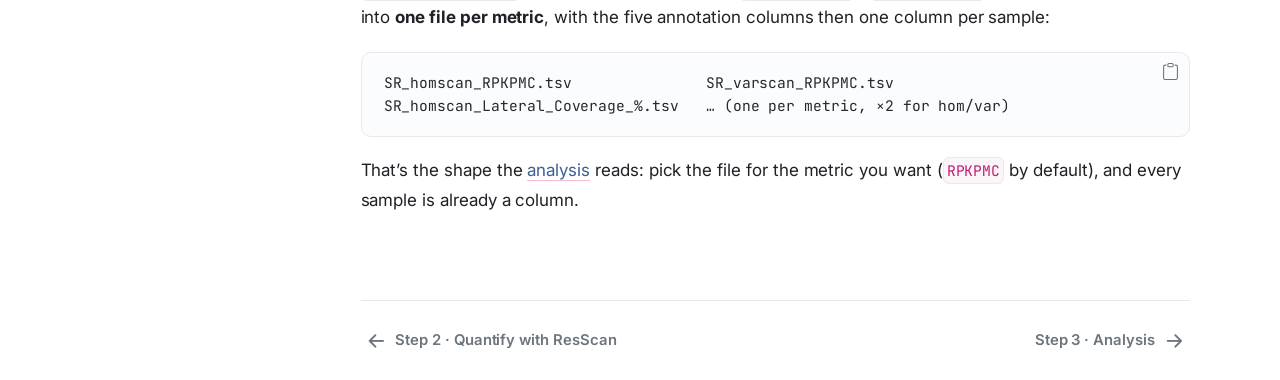
<file: docs/output-reference.html>
<!DOCTYPE html>
<html xmlns="http://www.w3.org/1999/xhtml" lang="en" xml:lang="en"><head>

<meta charset="utf-8">
<meta name="generator" content="quarto-1.10.18">

<meta name="viewport" content="width=device-width, initial-scale=1.0, user-scalable=yes">


<title>Reference · Understanding ResScan’s output – ResScan Tutorial</title>
<style>
/* Default styles provided by pandoc.
** See https://pandoc.org/MANUAL.html#variables-for-html for config info.
*/
span.smallcaps{font-variant: small-caps;}
div.columns{display: flex; gap: 1.5em;}
div.column{flex: auto;}
@media screen {
div.columns{gap: min(4vw, 1.5em);}
div.column{overflow-x: auto;}
}
div.hanging-indent{margin-left: 1.5em; text-indent: -1.5em;}
ul.task-list{list-style: none;}
ul.task-list li input[type="checkbox"] {
  width: 0.8em;
  margin: 0 0.8em 0.2em -1em; /* quarto-specific, see https://github.com/quarto-dev/quarto-cli/issues/4556 */ 
  vertical-align: middle;
}
/* CSS for syntax highlighting */
html { -webkit-text-size-adjust: 100%; }
pre > code.sourceCode { white-space: pre; position: relative; }
pre > code.sourceCode > span { display: inline-block; line-height: 1.25; }
pre > code.sourceCode > span:empty { height: 1.2em; }
.sourceCode { overflow: visible; }
code.sourceCode > span { color: inherit; text-decoration: inherit; }
div.sourceCode { margin: 1em 0; }
pre.sourceCode { margin: 0; }
@media screen {
div.sourceCode { overflow: auto; }
}
@media print {
pre > code.sourceCode { white-space: pre-wrap; }
pre > code.sourceCode > span { text-indent: -5em; padding-left: 5em; }
}
pre.numberSource code
  { counter-reset: source-line 0; }
pre.numberSource code > span
  { position: relative; left: -4em; counter-increment: source-line; }
pre.numberSource code > span > a:first-child::before
  { content: counter(source-line);
    position: relative; left: -1em; text-align: right; vertical-align: baseline;
    border: none; display: inline-block;
    -webkit-touch-callout: none; -webkit-user-select: none;
    -khtml-user-select: none; -moz-user-select: none;
    -ms-user-select: none; user-select: none;
    padding: 0 4px; width: 4em;
  }
pre.numberSource { margin-left: 3em;  padding-left: 4px; }
div.sourceCode
  {   }
@media screen {
pre > code.sourceCode > span > a:first-child::before { text-decoration: underline; }
}
</style>


<script src="site_libs/quarto-nav/quarto-nav.js"></script>
<script src="site_libs/clipboard/clipboard.min.js"></script>
<script src="site_libs/quarto-search/autocomplete.umd.js"></script>
<script src="site_libs/quarto-search/fuse.min.js"></script>
<script src="site_libs/quarto-search/quarto-search.js"></script>
<meta name="quarto:offset" content="./">
<link href="./analysis.html" rel="next">
<link href="./resscan.html" rel="prev">
<link href="./favicon.png" rel="icon" type="image/png">
<script src="site_libs/quarto-html/quarto.js" type="module"></script>
<script src="site_libs/quarto-html/tabsets/tabsets.js" type="module"></script>
<script src="site_libs/quarto-html/popper.min.js"></script>
<script src="site_libs/quarto-html/tippy.umd.min.js"></script>
<script src="site_libs/quarto-html/anchor.min.js"></script>
<link href="site_libs/quarto-html/tippy.css" rel="stylesheet">
<link href="site_libs/quarto-html/quarto-syntax-highlighting-2caa1e2480b4fa786729bb69595b6e9c.css" rel="stylesheet" id="quarto-text-highlighting-styles">
<script src="site_libs/bootstrap/bootstrap.min.js"></script>
<link href="site_libs/bootstrap/bootstrap-icons.css" rel="stylesheet">
<link href="site_libs/bootstrap/bootstrap-21cac9702813ef82957ec0db438e7100.min.css" rel="stylesheet" append-hash="true" id="quarto-bootstrap" data-mode="light">
<script id="quarto-search-options" type="application/json">{
  "location": "navbar",
  "copy-button": false,
  "collapse-after": 3,
  "panel-placement": "end",
  "type": "overlay",
  "limit": 50,
  "keyboard-shortcut": [
    "f",
    "/",
    "s"
  ],
  "show-item-context": false,
  "language": {
    "search-no-results-text": "No results",
    "search-matching-documents-text": "matching documents",
    "search-copy-link-title": "Copy link to search",
    "search-hide-matches-text": "Hide additional matches",
    "search-more-match-text": "more match in this document",
    "search-more-matches-text": "more matches in this document",
    "search-clear-button-title": "Clear",
    "search-text-placeholder": "",
    "search-detached-cancel-button-title": "Cancel",
    "search-submit-button-title": "Submit",
    "search-label": "Search"
  }
}</script>


</head>

<body class="nav-sidebar floating nav-fixed fullcontent quarto-light">

<div id="quarto-search-results"></div>
  <header id="quarto-header" class="headroom fixed-top">
    <nav class="navbar navbar-expand-lg " data-bs-theme="dark">
      <div class="navbar-container container-fluid">
      <div class="navbar-brand-container mx-auto">
    <a href="./index.html" class="navbar-brand navbar-brand-logo">
    <img src="./logo/ResScanLogo_web.png" alt="ResScan" class="navbar-logo light-content">
    <img src="./logo/ResScanLogo_web.png" alt="ResScan" class="navbar-logo dark-content">
    </a>
    <a class="navbar-brand" href="./index.html">
    <span class="navbar-title">ResScan Tutorial</span>
    </a>
  </div>
            <div id="quarto-search" class="" title="Search"></div>
          <button class="navbar-toggler" type="button" data-bs-toggle="collapse" data-bs-target="#navbarCollapse" aria-controls="navbarCollapse" role="menu" aria-expanded="false" aria-label="Toggle navigation" onclick="if (window.quartoToggleHeadroom) { window.quartoToggleHeadroom(); }">
  <span class="navbar-toggler-icon"></span>
</button>
          <div class="collapse navbar-collapse" id="navbarCollapse">
            <ul class="navbar-nav navbar-nav-scroll ms-auto">
  <li class="nav-item compact">
    <a class="nav-link" href="https://github.com/hsgweon/resscan-tutorial"> <i class="bi bi-github" role="img" aria-label="GitHub repository">
</i> 
<span class="menu-text"></span></a>
  </li>  
</ul>
          </div> <!-- /navcollapse -->
            <div class="quarto-navbar-tools">
</div>
      </div> <!-- /container-fluid -->
    </nav>
  <nav class="quarto-secondary-nav">
    <div class="container-fluid d-flex">
      <button type="button" class="quarto-btn-toggle btn" data-bs-toggle="collapse" role="button" data-bs-target=".quarto-sidebar-collapse-item" aria-controls="quarto-sidebar" aria-expanded="false" aria-label="Toggle sidebar navigation" onclick="if (window.quartoToggleHeadroom) { window.quartoToggleHeadroom(); }">
        <i class="bi bi-layout-text-sidebar-reverse"></i>
      </button>
        <nav class="quarto-page-breadcrumbs" aria-label="breadcrumb"><ol class="breadcrumb"><li class="breadcrumb-item"><a href="./vanish.html">The workflow</a></li><li class="breadcrumb-item"><a href="./output-reference.html">— Output reference</a></li></ol></nav>
        <a class="flex-grow-1" role="navigation" data-bs-toggle="collapse" data-bs-target=".quarto-sidebar-collapse-item" aria-controls="quarto-sidebar" aria-expanded="false" aria-label="Toggle sidebar navigation" onclick="if (window.quartoToggleHeadroom) { window.quartoToggleHeadroom(); }">      
        </a>
    </div>
  </nav>
</header>
<!-- content -->
<div id="quarto-content" class="quarto-container page-columns page-rows-contents page-layout-article page-navbar">
<!-- sidebar -->
  <nav id="quarto-sidebar" class="sidebar collapse collapse-horizontal quarto-sidebar-collapse-item sidebar-navigation floating overflow-auto">
    <div class="sidebar-menu-container"> 
    <ul class="list-unstyled mt-1">
        <li class="sidebar-item sidebar-item-section">
      <div class="sidebar-item-container"> 
            <a class="sidebar-item-text sidebar-link text-start" data-bs-toggle="collapse" data-bs-target="#quarto-sidebar-section-1" role="navigation" aria-expanded="true">
 <span class="menu-text">Get started</span></a>
          <a class="sidebar-item-toggle text-start" data-bs-toggle="collapse" data-bs-target="#quarto-sidebar-section-1" role="navigation" aria-expanded="true" aria-label="Toggle section">
            <i class="bi bi-chevron-right ms-2"></i>
          </a> 
      </div>
      <ul id="quarto-sidebar-section-1" class="collapse list-unstyled sidebar-section depth1 show">  
          <li class="sidebar-item">
  <div class="sidebar-item-container"> 
  <a href="./overview.html" class="sidebar-item-text sidebar-link">
 <span class="menu-text">Overview</span></a>
  </div>
</li>
          <li class="sidebar-item">
  <div class="sidebar-item-container"> 
  <a href="./setup.html" class="sidebar-item-text sidebar-link">
 <span class="menu-text">Setup</span></a>
  </div>
</li>
      </ul>
  </li>
        <li class="sidebar-item sidebar-item-section">
      <div class="sidebar-item-container"> 
            <a class="sidebar-item-text sidebar-link text-start" data-bs-toggle="collapse" data-bs-target="#quarto-sidebar-section-2" role="navigation" aria-expanded="true">
 <span class="menu-text">The workflow</span></a>
          <a class="sidebar-item-toggle text-start" data-bs-toggle="collapse" data-bs-target="#quarto-sidebar-section-2" role="navigation" aria-expanded="true" aria-label="Toggle section">
            <i class="bi bi-chevron-right ms-2"></i>
          </a> 
      </div>
      <ul id="quarto-sidebar-section-2" class="collapse list-unstyled sidebar-section depth1 show">  
          <li class="sidebar-item">
  <div class="sidebar-item-container"> 
  <a href="./vanish.html" class="sidebar-item-text sidebar-link">
 <span class="menu-text">Step 1 · QC &amp; host removal</span></a>
  </div>
</li>
          <li class="sidebar-item">
  <div class="sidebar-item-container"> 
  <a href="./resscan.html" class="sidebar-item-text sidebar-link">
 <span class="menu-text">Step 2 · Quantify with ResScan</span></a>
  </div>
</li>
          <li class="sidebar-item">
  <div class="sidebar-item-container"> 
  <a href="./output-reference.html" class="sidebar-item-text sidebar-link active">
 <span class="menu-text">— Output reference</span></a>
  </div>
</li>
          <li class="sidebar-item">
  <div class="sidebar-item-container"> 
  <a href="./analysis.html" class="sidebar-item-text sidebar-link">
 <span class="menu-text">Step 3 · Analysis</span></a>
  </div>
</li>
      </ul>
  </li>
        <li class="sidebar-item sidebar-item-section">
      <div class="sidebar-item-container"> 
            <a class="sidebar-item-text sidebar-link text-start" data-bs-toggle="collapse" data-bs-target="#quarto-sidebar-section-3" role="navigation" aria-expanded="true">
 <span class="menu-text">Go further</span></a>
          <a class="sidebar-item-toggle text-start" data-bs-toggle="collapse" data-bs-target="#quarto-sidebar-section-3" role="navigation" aria-expanded="true" aria-label="Toggle section">
            <i class="bi bi-chevron-right ms-2"></i>
          </a> 
      </div>
      <ul id="quarto-sidebar-section-3" class="collapse list-unstyled sidebar-section depth1 show">  
          <li class="sidebar-item">
  <div class="sidebar-item-container"> 
  <a href="./appendix.html" class="sidebar-item-text sidebar-link">
 <span class="menu-text">Appendix · Your own data</span></a>
  </div>
</li>
      </ul>
  </li>
    </ul>
    </div>
</nav>
<div id="quarto-sidebar-glass" class="quarto-sidebar-collapse-item" data-bs-toggle="collapse" data-bs-target=".quarto-sidebar-collapse-item"></div>
<!-- margin-sidebar -->
    
<!-- main -->
<main class="content" id="quarto-document-content">

<header id="title-block-header" class="quarto-title-block default"><nav class="quarto-page-breadcrumbs quarto-title-breadcrumbs d-none d-lg-block" aria-label="breadcrumb"><ol class="breadcrumb"><li class="breadcrumb-item"><a href="./vanish.html">The workflow</a></li><li class="breadcrumb-item"><a href="./output-reference.html">— Output reference</a></li></ol></nav>
<div class="quarto-title">
<h1 class="title">Reference · Understanding ResScan’s output</h1>
<p class="subtitle lead">The files, the columns, the metric names — and the one label that trips everyone up: multiple.</p>
</div>



<div class="quarto-title-meta">

    
  
    
  </div>
  


</header>


<p>You’ve run ResScan. Now let’s read what it produced — the files, the columns, the metric names, and one word that trips everyone up: <strong><code>multiple</code></strong>. Keep this page open in a tab; it’s a lookup, not a lesson.</p>
<section id="what-a-run-produces" class="level2">
<h2 class="anchored" data-anchor-id="what-a-run-produces">What a run produces</h2>
<p>A single <code>resscan</code> run makes one folder named after your <code>-o</code> prefix. Batch mode makes one such folder <em>per sample</em>. Inside:</p>
<table class="caption-top table">
<colgroup>
<col style="width: 50%">
<col style="width: 50%">
</colgroup>
<thead>
<tr class="header">
<th>File / folder</th>
<th>What it is</th>
</tr>
</thead>
<tbody>
<tr class="odd">
<td><code>&lt;prefix&gt;_homscan.tsv</code></td>
<td><strong>The main table.</strong> One row per detected AMR <em>gene</em> (homology models — whole-gene presence). All metrics as columns.</td>
</tr>
<tr class="even">
<td><code>&lt;prefix&gt;_homscan_detailed.tsv</code></td>
<td>The same, but one row <strong>per read-to-gene hit</strong> — the raw evidence behind the summary.</td>
</tr>
<tr class="odd">
<td><code>&lt;prefix&gt;_varscan.tsv</code></td>
<td>AMR from <strong>point mutations</strong> — one row per resistance-conferring variant detected.</td>
</tr>
<tr class="even">
<td><code>&lt;prefix&gt;_homscan_html/</code></td>
<td>Interactive per-gene <strong>coverage plots</strong> (open in a browser) — see <em>where</em> along each gene reads landed.</td>
</tr>
<tr class="odd">
<td><code>&lt;prefix&gt;_varscan_html/</code></td>
<td>The same, for the variant hits.</td>
</tr>
<tr class="even">
<td><code>logs/</code>, <code>tmp/</code></td>
<td>Run logs and intermediates — safe to ignore (or delete).</td>
</tr>
</tbody>
</table>
<p>The two <code>.tsv</code> files are what you analyse. The HTML plots are how you <em>sanity-check</em> a hit — a real gene shows reads spread along its length, not piled on one spot.</p>
</section>
<section id="homscan-vs-varscan-both-are-genes" class="level2">
<h2 class="anchored" data-anchor-id="homscan-vs-varscan-both-are-genes">HomScan vs VarScan — both are genes</h2>
<p>This distinction confuses people, so plainly: <strong>both tables report genes.</strong> The difference is <em>how resistance is detected</em>.</p>
<table class="caption-top table">
<colgroup>
<col style="width: 33%">
<col style="width: 33%">
<col style="width: 33%">
</colgroup>
<thead>
<tr class="header">
<th></th>
<th><strong>HomScan</strong> (<code>_homscan.tsv</code>)</th>
<th><strong>VarScan</strong> (<code>_varscan.tsv</code>)</th>
</tr>
</thead>
<tbody>
<tr class="odd">
<td>Detects resistance by…</td>
<td><strong>presence</strong> of a whole resistance gene (homology)</td>
<td>a <strong>specific point mutation</strong> in an otherwise-normal gene</td>
</tr>
<tr class="even">
<td>CARD model</td>
<td>homolog model</td>
<td>protein-variant &amp; rRNA-variant models</td>
</tr>
<tr class="odd">
<td>Typical example</td>
<td>KPC, TEM β-lactamases (the gene <em>is</em> the resistance)</td>
<td><code>gyrA</code> S83L, 16S rRNA mutations (the <em>mutation</em> is the resistance)</td>
</tr>
</tbody>
</table>
<p>So a fluoroquinolone-resistant <em>E. coli</em> carries a normal-looking <code>gyrA</code> gene — only a single base tells you it’s resistant. That’s VarScan’s job; HomScan would just see “a <code>gyrA</code>.” You want both.</p>
<section id="anatomy-of-an-aro-id" class="level3">
<h3 class="anchored" data-anchor-id="anatomy-of-an-aro-id">Anatomy of an ARO id</h3>
<p>Every row is keyed by a CARD <strong>ARO</strong> (Antibiotic Resistance Ontology) id. ResScan formats it so you can read it at a glance:</p>
<div class="code-copy-outer-scaffold"><div class="sourceCode" id="cb1"><pre class="sourceCode default code-with-copy"><code class="sourceCode default"><span id="cb1-1"><a href="#cb1-1" aria-hidden="true" tabindex="-1"></a>ARO_3002530__AAC_3_-Ib__H</span>
<span id="cb1-2"><a href="#cb1-2" aria-hidden="true" tabindex="-1"></a>ARO_3003411__Ecol_16S_TET__R__a964g</span>
<span id="cb1-3"><a href="#cb1-3" aria-hidden="true" tabindex="-1"></a>└──┬─────┘   └───┬────┘  │   └─┬─┘</span>
<span id="cb1-4"><a href="#cb1-4" aria-hidden="true" tabindex="-1"></a> accession     gene name  │   mutation (a→g at position 964)</span>
<span id="cb1-5"><a href="#cb1-5" aria-hidden="true" tabindex="-1"></a>                          └─ model code</span></code></pre></div><button title="Copy to Clipboard" class="code-copy-button"><i class="bi"></i></button></div>
<p><strong>Model code</strong> — the trailing letter: <code>H</code> homolog · <code>V</code> protein variant · <code>R</code> rRNA variant · <code>O</code> overexpression · <code>K</code> knockout. <code>H</code> rows live in HomScan; the mutation-based codes drive VarScan.</p>
</section>
</section>
<section id="the-columns" class="level2">
<h2 class="anchored" data-anchor-id="the-columns">The columns</h2>
<p>Both <code>.tsv</code> files share the same five annotation columns, then the metrics:</p>
<table class="caption-top table">
<colgroup>
<col style="width: 50%">
<col style="width: 50%">
</colgroup>
<thead>
<tr class="header">
<th>Column</th>
<th>Meaning</th>
</tr>
</thead>
<tbody>
<tr class="odd">
<td><code>AMR_Gene_Family</code></td>
<td>The CARD family the gene belongs to (e.g.&nbsp;<code>KPC beta-lactamase</code>).</td>
</tr>
<tr class="even">
<td><code>ARO</code></td>
<td>The ARO id (see above).</td>
</tr>
<tr class="odd">
<td><code>ARO_Name</code></td>
<td>Human-readable gene / variant name.</td>
</tr>
<tr class="even">
<td><code>Drug_Class</code></td>
<td>Antibiotic class(es) affected — <code>;</code>-separated if several.</td>
</tr>
<tr class="odd">
<td><code>Resistance_Mechanism</code></td>
<td>How it works (e.g.&nbsp;<code>antibiotic inactivation</code>).</td>
</tr>
<tr class="even">
<td><em>metrics…</em></td>
<td>One column per abundance metric (next section).</td>
</tr>
</tbody>
</table>
</section>
<section id="the-metrics-read-the-name-know-the-number" class="level2">
<h2 class="anchored" data-anchor-id="the-metrics-read-the-name-know-the-number">The metrics — read the name, know the number</h2>
<p>There are fifteen metric columns, but you don’t memorise them — you <strong>decode</strong> them. Every name is built from three parts:</p>
<div class="code-copy-outer-scaffold"><div class="sourceCode" id="cb2"><pre class="sourceCode default code-with-copy"><code class="sourceCode default"><span id="cb2-1"><a href="#cb2-1" aria-hidden="true" tabindex="-1"></a> [ R | F ]  PK  [ '' | G | M | PC | PMC | PGC ]</span>
<span id="cb2-2"><a href="#cb2-2" aria-hidden="true" tabindex="-1"></a>   │        │      └─ what you divide by (the denominator)</span>
<span id="cb2-3"><a href="#cb2-3" aria-hidden="true" tabindex="-1"></a>   │        └─ Per Kilobase of gene length (always)</span>
<span id="cb2-4"><a href="#cb2-4" aria-hidden="true" tabindex="-1"></a>   └─ counting Reads or Fragments</span></code></pre></div><button title="Copy to Clipboard" class="code-copy-button"><i class="bi"></i></button></div>
<p><strong>Part 1 — Reads or Fragments.</strong> <code>R…</code> counts reads; <code>F…</code> counts <strong>fragments</strong> (a read <em>pair</em> = one DNA fragment). ResScan computes both families for every gene; the <strong>read-based</strong> metrics are the default — the per-cell <code>RPKPMC</code> below is the recommended headline number.</p>
<p><strong>Part 2 — <code>PK</code>.</strong> Every metric divides by gene length in kb, so a long gene and a short gene are comparable.</p>
<p><strong>Part 3 — the denominator</strong> — this is the one that matters:</p>
<table class="caption-top table">
<colgroup>
<col style="width: 33%">
<col style="width: 33%">
<col style="width: 33%">
</colgroup>
<thead>
<tr class="header">
<th>Suffix</th>
<th>Divides by…</th>
<th>Answers</th>
</tr>
</thead>
<tbody>
<tr class="odd">
<td><em>(none)</em> — <code>RPK</code>/<code>FPK</code></td>
<td>nothing else</td>
<td>raw length-normalised count</td>
</tr>
<tr class="even">
<td><code>G</code> — <code>RPKG</code>/<code>FPKG</code></td>
<td>total <strong>gigabases</strong> sequenced</td>
<td>abundance per unit of data</td>
</tr>
<tr class="odd">
<td><code>M</code> — <code>RPKM</code>/<code>FPKM</code></td>
<td>total <strong>millions of reads/fragments</strong></td>
<td>the classic metagenomics unit</td>
</tr>
<tr class="even">
<td><code>PC</code> — <code>RPKPC</code>/<code>FPKPC</code></td>
<td><strong>per bacterial cell</strong> (via single-copy genes)</td>
<td>copies per cell</td>
</tr>
<tr class="odd">
<td><code>PMC</code> — <strong><code>RPKPMC</code></strong>/<code>FPKPMC</code></td>
<td>per <strong>million</strong> cells</td>
<td>copies per cell, scaled ×10⁶</td>
</tr>
<tr class="even">
<td><code>PGC</code> — <code>RPKPGC</code>/<code>FPKPGC</code></td>
<td>per <strong>billion</strong> cells</td>
<td>copies per cell, scaled ×10⁹</td>
</tr>
</tbody>
</table>
<p>Plus two standalone columns: <code>Read_Count</code> / <code>Fragment_Count</code> (the raw tallies) and <code>Lateral_Coverage_%</code> (how much of the gene’s length was actually covered — your best single guard against a spurious hit).</p>
<div class="callout callout-style-default callout-tip callout-titled">
<div class="callout-header d-flex align-content-center">
<div class="callout-icon-container">
<i class="callout-icon"></i>
</div>
<div class="callout-title-container flex-fill">
<span class="screen-reader-only">Tip</span>Which one should I use? <code>RPKPMC</code>
</div>
</div>
<div class="callout-body-container callout-body">
<p><code>RPKPMC</code> is ResScan’s <strong>preferred default metric</strong>: read-based, length-normalised, and scaled <strong>per bacterial cell</strong> against universal single-copy genes — so it’s comparable across samples of different depth <em>and</em> not thrown off by inflation from non-bacterial (e.g.&nbsp;human) reads. The <code>M</code> scaling just turns tiny per-cell fractions into readable numbers. This is the metric the <a href="./analysis.html">analysis page</a> uses, and the reason <a href="./vanish.html">host removal</a> is safe rather than sacred. ResScan still reports the full family of metrics above for anyone who needs them — a fuller account of why RPKPMC makes the best default is the subject of a separate, forthcoming paper.</p>
</div>
</div>
</section>
<section id="the-word-multiple" class="level2">
<h2 class="anchored" data-anchor-id="the-word-multiple">The word <code>multiple</code></h2>
<p>Short reads sometimes can’t be pinned to a <em>single</em> gene — a fragment matches several CARD alleles equally well. ResScan refuses to guess, and labels it <strong><code>multiple</code></strong> rather than arbitrarily crediting one gene. You’ll see it two ways:</p>
<ul>
<li><strong>In the <code>ARO</code> column: <code>multiple[…]</code></strong> — the read hit several alleles, and the bracket lists exactly which ones (<code>family;ARO</code> pairs, <code>|</code>-separated). Fully transparent: you can see the candidates.</li>
<li><strong>In the <code>AMR_Gene_Family</code> column: <code>multiple</code></strong> — used only when even the <em>family</em> can’t be agreed on. If most of the tied alleles belong to one family (above a consensus threshold), ResScan keeps that family name and only the <code>ARO</code> stays <code>multiple[…]</code>; if they’re spread across families, the family itself becomes <code>multiple</code>.</li>
</ul>
<p>Its metrics are still computed honestly (gene length is averaged over the tied alleles). Practically: a <code>multiple</code> row is <strong>real resistance you can trust at the family level</strong> (often even the specific family), just not resolved to one exact allele — usually a limit of read length, not of the tool.</p>
<div class="callout callout-style-default callout-warning callout-titled">
<div class="callout-header d-flex align-content-center">
<div class="callout-icon-container">
<i class="callout-icon"></i>
</div>
<div class="callout-title-container flex-fill">
<span class="screen-reader-only">Warning</span>Don’t drop <code>multiple</code> rows
</div>
</div>
<div class="callout-body-container callout-body">
<p>They’re genuine hits. In the sink data, <code>multiple</code> is one of the more abundant “families” precisely because closely related β-lactamase alleles are hard to tell apart from short reads — discarding it would throw away real signal.</p>
</div>
</div>
</section>
<section id="batch-mode-the-aggregated-tables" class="level2">
<h2 class="anchored" data-anchor-id="batch-mode-the-aggregated-tables">Batch mode: the aggregated tables</h2>
<p><code>resscan_aggregate</code> takes all those per-sample <code>_homscan.tsv</code> / <code>_varscan.tsv</code> files and pivots them into <strong>one file per metric</strong>, with the five annotation columns then one column per sample:</p>
<div class="code-copy-outer-scaffold"><div class="sourceCode" id="cb3"><pre class="sourceCode default code-with-copy"><code class="sourceCode default"><span id="cb3-1"><a href="#cb3-1" aria-hidden="true" tabindex="-1"></a>SR_homscan_RPKPMC.tsv               SR_varscan_RPKPMC.tsv</span>
<span id="cb3-2"><a href="#cb3-2" aria-hidden="true" tabindex="-1"></a>SR_homscan_Lateral_Coverage_%.tsv   … (one per metric, ×2 for hom/var)</span></code></pre></div><button title="Copy to Clipboard" class="code-copy-button"><i class="bi"></i></button></div>
<p>That’s the shape the <a href="./analysis.html">analysis</a> reads: pick the file for the metric you want (<code>RPKPMC</code> by default), and every sample is already a column.</p>


</section>

<a onclick="window.scrollTo(0, 0); return false;" role="button" id="quarto-back-to-top"><i class="bi bi-arrow-up"></i> Back to top</a></main> <!-- /main -->
<script id="quarto-html-after-body" type="application/javascript">
  window.document.addEventListener("DOMContentLoaded", function (event) {
    const icon = "";
    const anchorJS = new window.AnchorJS();
    anchorJS.options = {
      placement: 'right',
      icon: icon
    };
    anchorJS.add('.anchored');
    const isCodeAnnotation = (el) => {
      for (const clz of el.classList) {
        if (clz.startsWith('code-annotation-')) {                     
          return true;
        }
      }
      return false;
    }
    const onCopySuccess = function(e) {
      // button target
      const button = e.trigger;
      // don't keep focus
      button.blur();
      // flash "checked"
      button.classList.add('code-copy-button-checked');
      var currentTitle = button.getAttribute("title");
      button.setAttribute("title", "Copied!");
      let tooltip;
      if (window.bootstrap) {
        button.setAttribute("data-bs-toggle", "tooltip");
        button.setAttribute("data-bs-placement", "left");
        button.setAttribute("data-bs-title", "Copied!");
        tooltip = new bootstrap.Tooltip(button, 
          { trigger: "manual", 
            customClass: "code-copy-button-tooltip",
            offset: [0, -8]});
        tooltip.show();    
      }
      setTimeout(function() {
        if (tooltip) {
          tooltip.hide();
          button.removeAttribute("data-bs-title");
          button.removeAttribute("data-bs-toggle");
          button.removeAttribute("data-bs-placement");
        }
        button.setAttribute("title", currentTitle);
        button.classList.remove('code-copy-button-checked');
      }, 1000);
      // clear code selection
      e.clearSelection();
    }
    const getTextToCopy = function(trigger) {
      const outerScaffold = trigger.parentElement.cloneNode(true);
      const codeEl = outerScaffold.querySelector('code');
      for (const childEl of codeEl.children) {
        if (isCodeAnnotation(childEl)) {
          childEl.remove();
        }
      }
      return codeEl.innerText;
    }
    const clipboard = new window.ClipboardJS('.code-copy-button:not([data-in-quarto-modal])', {
      text: getTextToCopy
    });
    clipboard.on('success', onCopySuccess);
    if (window.document.getElementById('quarto-embedded-source-code-modal')) {
      const clipboardModal = new window.ClipboardJS('.code-copy-button[data-in-quarto-modal]', {
        text: getTextToCopy,
        container: window.document.getElementById('quarto-embedded-source-code-modal')
      });
      clipboardModal.on('success', onCopySuccess);
    }
      var localhostRegex = new RegExp(/^(?:http|https):\/\/localhost\:?[0-9]*\//);
      var mailtoRegex = new RegExp(/^mailto:/);
        var filterRegex = new RegExp("https:\/\/hsgweon\.github\.io\/resscan-tutorial");
      var isInternal = (href) => {
          return filterRegex.test(href) || localhostRegex.test(href) || mailtoRegex.test(href);
      }
      // Inspect non-navigation links and adorn them if external
     var links = window.document.querySelectorAll('a[href]:not(.nav-link):not(.navbar-brand):not(.toc-action):not(.sidebar-link):not(.sidebar-item-toggle):not(.pagination-link):not(.no-external):not([aria-hidden]):not(.dropdown-item):not(.quarto-navigation-tool):not(.about-link)');
      for (var i=0; i<links.length; i++) {
        const link = links[i];
        if (!isInternal(link.href)) {
          // undo the damage that might have been done by quarto-nav.js in the case of
          // links that we want to consider external
          if (link.dataset.originalHref !== undefined) {
            link.href = link.dataset.originalHref;
          }
        }
      }
    function tippyHover(el, contentFn, onTriggerFn, onUntriggerFn) {
      const config = {
        allowHTML: true,
        maxWidth: 500,
        delay: 100,
        arrow: false,
        appendTo: function(el) {
            return el.parentElement;
        },
        interactive: true,
        interactiveBorder: 10,
        theme: 'quarto',
        placement: 'bottom-start',
      };
      if (contentFn) {
        config.content = contentFn;
      }
      if (onTriggerFn) {
        config.onTrigger = onTriggerFn;
      }
      if (onUntriggerFn) {
        config.onUntrigger = onUntriggerFn;
      }
      window.tippy(el, config); 
    }
    const noterefs = window.document.querySelectorAll('a[role="doc-noteref"]');
    for (var i=0; i<noterefs.length; i++) {
      const ref = noterefs[i];
      tippyHover(ref, function() {
        // use id or data attribute instead here
        let href = ref.getAttribute('data-footnote-href') || ref.getAttribute('href');
        try { href = new URL(href).hash; } catch {}
        const id = href.replace(/^#\/?/, "");
        const note = window.document.getElementById(id);
        if (note) {
          return note.innerHTML;
        } else {
          return "";
        }
      });
    }
    const xrefs = window.document.querySelectorAll('a.quarto-xref');
    const processXRef = (id, note) => {
      // Strip column container classes
      const stripColumnClz = (el) => {
        el.classList.remove("page-full", "page-columns");
        if (el.children) {
          for (const child of el.children) {
            stripColumnClz(child);
          }
        }
      }
      stripColumnClz(note)
      if (id === null || id.startsWith('sec-')) {
        // Special case sections, only their first couple elements
        const container = document.createElement("div");
        if (note.children && note.children.length > 2) {
          container.appendChild(note.children[0].cloneNode(true));
          for (let i = 1; i < note.children.length; i++) {
            const child = note.children[i];
            if (child.tagName === "P" && child.innerText === "") {
              continue;
            } else {
              container.appendChild(child.cloneNode(true));
              break;
            }
          }
          if (window.Quarto?.typesetMath) {
            window.Quarto.typesetMath(container);
          }
          return container.innerHTML
        } else {
          if (window.Quarto?.typesetMath) {
            window.Quarto.typesetMath(note);
          }
          return note.innerHTML;
        }
      } else {
        // Remove any anchor links if they are present
        const anchorLink = note.querySelector('a.anchorjs-link');
        if (anchorLink) {
          anchorLink.remove();
        }
        if (window.Quarto?.typesetMath) {
          window.Quarto.typesetMath(note);
        }
        if (note.classList.contains("callout")) {
          return note.outerHTML;
        } else {
          return note.innerHTML;
        }
      }
    }
    for (var i=0; i<xrefs.length; i++) {
      const xref = xrefs[i];
      tippyHover(xref, undefined, function(instance) {
        instance.disable();
        let url = xref.getAttribute('href');
        let hash = undefined; 
        if (url.startsWith('#')) {
          hash = url;
        } else {
          try { hash = new URL(url).hash; } catch {}
        }
        if (hash) {
          const id = hash.replace(/^#\/?/, "");
          const note = window.document.getElementById(id);
          if (note !== null) {
            try {
              const html = processXRef(id, note.cloneNode(true));
              instance.setContent(html);
            } finally {
              instance.enable();
              instance.show();
            }
          } else {
            // See if we can fetch this
            fetch(url.split('#')[0])
            .then(res => res.text())
            .then(html => {
              const parser = new DOMParser();
              const htmlDoc = parser.parseFromString(html, "text/html");
              const note = htmlDoc.getElementById(id);
              if (note !== null) {
                const html = processXRef(id, note);
                instance.setContent(html);
              } 
            }).finally(() => {
              instance.enable();
              instance.show();
            });
          }
        } else {
          // See if we can fetch a full url (with no hash to target)
          // This is a special case and we should probably do some content thinning / targeting
          fetch(url)
          .then(res => res.text())
          .then(html => {
            const parser = new DOMParser();
            const htmlDoc = parser.parseFromString(html, "text/html");
            const note = htmlDoc.querySelector('main.content');
            if (note !== null) {
              // This should only happen for chapter cross references
              // (since there is no id in the URL)
              // remove the first header
              if (note.children.length > 0 && note.children[0].tagName === "HEADER") {
                note.children[0].remove();
              }
              const html = processXRef(null, note);
              instance.setContent(html);
            } 
          }).finally(() => {
            instance.enable();
            instance.show();
          });
        }
      }, function(instance) {
      });
    }
        let selectedAnnoteEl;
        const selectorForAnnotation = ( cell, annotation) => {
          let cellAttr = 'data-code-cell="' + cell + '"';
          let lineAttr = 'data-code-annotation="' +  annotation + '"';
          const selector = 'span[' + cellAttr + '][' + lineAttr + ']';
          return selector;
        }
        const selectCodeLines = (annoteEl) => {
          const doc = window.document;
          const targetCell = annoteEl.getAttribute("data-target-cell");
          const targetAnnotation = annoteEl.getAttribute("data-target-annotation");
          const annoteSpan = window.document.querySelector(selectorForAnnotation(targetCell, targetAnnotation));
          const lines = annoteSpan.getAttribute("data-code-lines").split(",");
          const lineIds = lines.map((line) => {
            return targetCell + "-" + line;
          })
          let top = null;
          let height = null;
          let parent = null;
          if (lineIds.length > 0) {
              //compute the position of the single el (top and bottom and make a div)
              const el = window.document.getElementById(lineIds[0]);
              top = el.offsetTop;
              height = el.offsetHeight;
              parent = el.parentElement.parentElement;
            if (lineIds.length > 1) {
              const lastEl = window.document.getElementById(lineIds[lineIds.length - 1]);
              const bottom = lastEl.offsetTop + lastEl.offsetHeight;
              height = bottom - top;
            }
            if (top !== null && height !== null && parent !== null) {
              // cook up a div (if necessary) and position it 
              let div = window.document.getElementById("code-annotation-line-highlight");
              if (div === null) {
                div = window.document.createElement("div");
                div.setAttribute("id", "code-annotation-line-highlight");
                div.style.position = 'absolute';
                parent.appendChild(div);
              }
              div.style.top = top - 2 + "px";
              div.style.height = height + 4 + "px";
              div.style.left = 0;
              let gutterDiv = window.document.getElementById("code-annotation-line-highlight-gutter");
              if (gutterDiv === null) {
                gutterDiv = window.document.createElement("div");
                gutterDiv.setAttribute("id", "code-annotation-line-highlight-gutter");
                gutterDiv.style.position = 'absolute';
                const codeCell = window.document.getElementById(targetCell);
                const gutter = codeCell.querySelector('.code-annotation-gutter');
                gutter.appendChild(gutterDiv);
              }
              gutterDiv.style.top = top - 2 + "px";
              gutterDiv.style.height = height + 4 + "px";
            }
            selectedAnnoteEl = annoteEl;
          }
        };
        const unselectCodeLines = () => {
          const elementsIds = ["code-annotation-line-highlight", "code-annotation-line-highlight-gutter"];
          elementsIds.forEach((elId) => {
            const div = window.document.getElementById(elId);
            if (div) {
              div.remove();
            }
          });
          selectedAnnoteEl = undefined;
        };
          // Handle positioning of the toggle
      window.addEventListener(
        "resize",
        throttle(() => {
          elRect = undefined;
          if (selectedAnnoteEl) {
            selectCodeLines(selectedAnnoteEl);
          }
        }, 10)
      );
      function throttle(fn, ms) {
      let throttle = false;
      let timer;
        return (...args) => {
          if(!throttle) { // first call gets through
              fn.apply(this, args);
              throttle = true;
          } else { // all the others get throttled
              if(timer) clearTimeout(timer); // cancel #2
              timer = setTimeout(() => {
                fn.apply(this, args);
                timer = throttle = false;
              }, ms);
          }
        };
      }
        // Attach click handler to the DT
        const annoteDls = window.document.querySelectorAll('dt[data-target-cell]');
        for (const annoteDlNode of annoteDls) {
          annoteDlNode.addEventListener('click', (event) => {
            const clickedEl = event.target;
            if (clickedEl !== selectedAnnoteEl) {
              unselectCodeLines();
              const activeEl = window.document.querySelector('dt[data-target-cell].code-annotation-active');
              if (activeEl) {
                activeEl.classList.remove('code-annotation-active');
              }
              selectCodeLines(clickedEl);
              clickedEl.classList.add('code-annotation-active');
            } else {
              // Unselect the line
              unselectCodeLines();
              clickedEl.classList.remove('code-annotation-active');
            }
          });
        }
    const findCites = (el) => {
      const parentEl = el.parentElement;
      if (parentEl) {
        const cites = parentEl.dataset.cites;
        if (cites) {
          return {
            el,
            cites: cites.split(' ')
          };
        } else {
          return findCites(el.parentElement)
        }
      } else {
        return undefined;
      }
    };
    var bibliorefs = window.document.querySelectorAll('a[role="doc-biblioref"]');
    for (var i=0; i<bibliorefs.length; i++) {
      const ref = bibliorefs[i];
      const citeInfo = findCites(ref);
      if (citeInfo) {
        tippyHover(citeInfo.el, function() {
          var popup = window.document.createElement('div');
          citeInfo.cites.forEach(function(cite) {
            var citeDiv = window.document.createElement('div');
            citeDiv.classList.add('hanging-indent');
            citeDiv.classList.add('csl-entry');
            var biblioDiv = window.document.getElementById('ref-' + cite);
            if (biblioDiv) {
              citeDiv.innerHTML = biblioDiv.innerHTML;
            }
            popup.appendChild(citeDiv);
          });
          return popup.innerHTML;
        });
      }
    }
  });
  </script>
<nav class="page-navigation">
  <div class="nav-page nav-page-previous">
      <a href="./resscan.html" class="pagination-link" aria-label="Step 2 · Quantify with ResScan">
        <i class="bi bi-arrow-left-short"></i> <span class="nav-page-text">Step 2 · Quantify with ResScan</span>
      </a>          
  </div>
  <div class="nav-page nav-page-next">
      <a href="./analysis.html" class="pagination-link" aria-label="Step 3 · Analysis">
        <span class="nav-page-text">Step 3 · Analysis</span> <i class="bi bi-arrow-right-short"></i>
      </a>
  </div>
</nav>
</div> <!-- /content -->




</body></html>
</file>
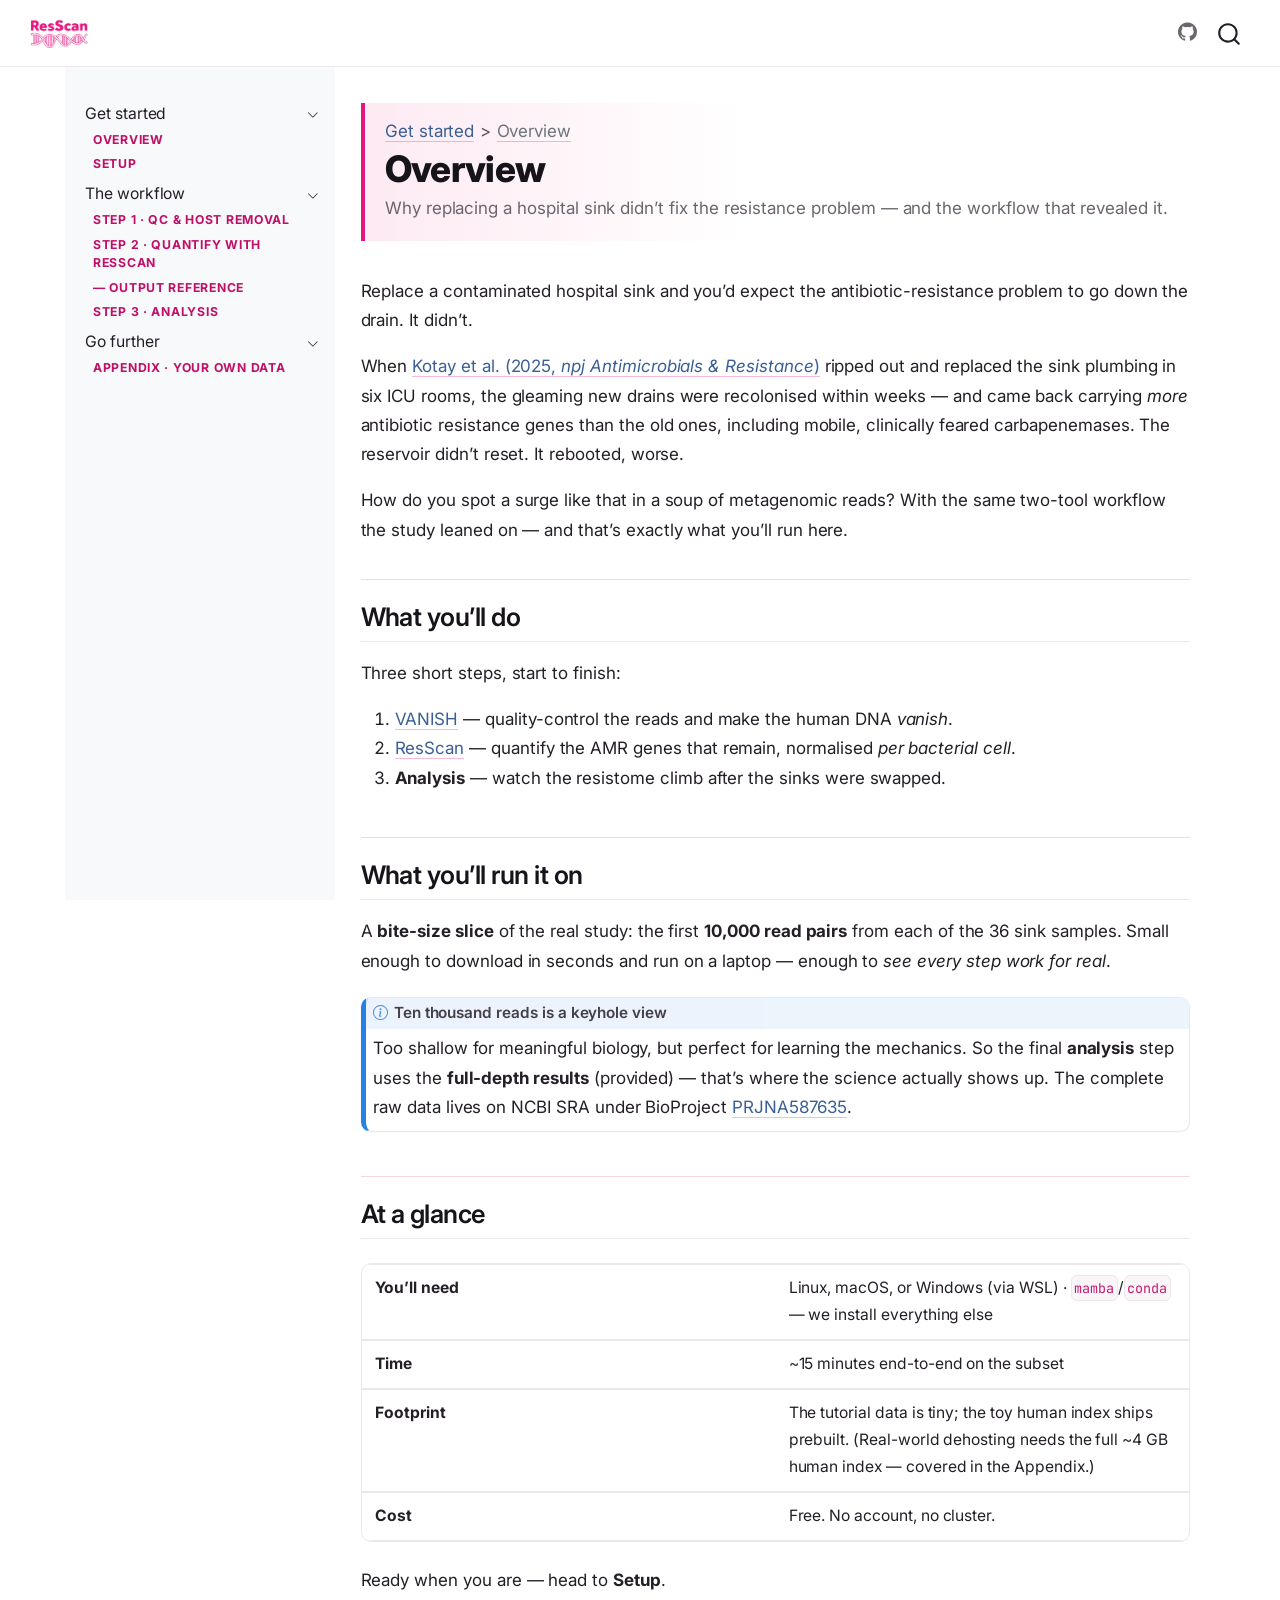
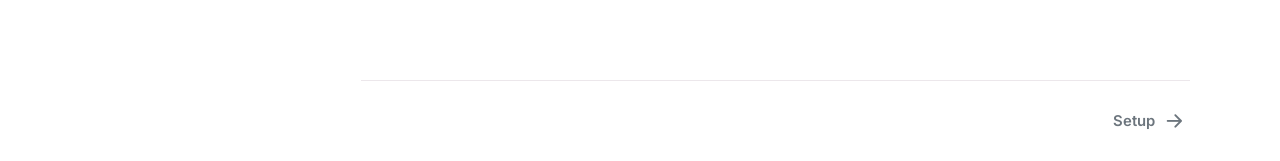
<file: docs/overview.html>
<!DOCTYPE html>
<html xmlns="http://www.w3.org/1999/xhtml" lang="en" xml:lang="en"><head>

<meta charset="utf-8">
<meta name="generator" content="quarto-1.10.18">

<meta name="viewport" content="width=device-width, initial-scale=1.0, user-scalable=yes">


<title>Overview – ResScan Tutorial</title>
<style>
/* Default styles provided by pandoc.
** See https://pandoc.org/MANUAL.html#variables-for-html for config info.
*/
span.smallcaps{font-variant: small-caps;}
div.columns{display: flex; gap: 1.5em;}
div.column{flex: auto;}
@media screen {
div.columns{gap: min(4vw, 1.5em);}
div.column{overflow-x: auto;}
}
div.hanging-indent{margin-left: 1.5em; text-indent: -1.5em;}
ul.task-list{list-style: none;}
ul.task-list li input[type="checkbox"] {
  width: 0.8em;
  margin: 0 0.8em 0.2em -1em; /* quarto-specific, see https://github.com/quarto-dev/quarto-cli/issues/4556 */ 
  vertical-align: middle;
}
</style>


<script src="site_libs/quarto-nav/quarto-nav.js"></script>
<script src="site_libs/clipboard/clipboard.min.js"></script>
<script src="site_libs/quarto-search/autocomplete.umd.js"></script>
<script src="site_libs/quarto-search/fuse.min.js"></script>
<script src="site_libs/quarto-search/quarto-search.js"></script>
<meta name="quarto:offset" content="./">
<link href="./setup.html" rel="next">
<link href="./favicon.png" rel="icon" type="image/png">
<script src="site_libs/quarto-html/quarto.js" type="module"></script>
<script src="site_libs/quarto-html/tabsets/tabsets.js" type="module"></script>
<script src="site_libs/quarto-html/popper.min.js"></script>
<script src="site_libs/quarto-html/tippy.umd.min.js"></script>
<script src="site_libs/quarto-html/anchor.min.js"></script>
<link href="site_libs/quarto-html/tippy.css" rel="stylesheet">
<link href="site_libs/quarto-html/quarto-syntax-highlighting-2caa1e2480b4fa786729bb69595b6e9c.css" rel="stylesheet" id="quarto-text-highlighting-styles">
<script src="site_libs/bootstrap/bootstrap.min.js"></script>
<link href="site_libs/bootstrap/bootstrap-icons.css" rel="stylesheet">
<link href="site_libs/bootstrap/bootstrap-21cac9702813ef82957ec0db438e7100.min.css" rel="stylesheet" append-hash="true" id="quarto-bootstrap" data-mode="light">
<script id="quarto-search-options" type="application/json">{
  "location": "navbar",
  "copy-button": false,
  "collapse-after": 3,
  "panel-placement": "end",
  "type": "overlay",
  "limit": 50,
  "keyboard-shortcut": [
    "f",
    "/",
    "s"
  ],
  "show-item-context": false,
  "language": {
    "search-no-results-text": "No results",
    "search-matching-documents-text": "matching documents",
    "search-copy-link-title": "Copy link to search",
    "search-hide-matches-text": "Hide additional matches",
    "search-more-match-text": "more match in this document",
    "search-more-matches-text": "more matches in this document",
    "search-clear-button-title": "Clear",
    "search-text-placeholder": "",
    "search-detached-cancel-button-title": "Cancel",
    "search-submit-button-title": "Submit",
    "search-label": "Search"
  }
}</script>


</head>

<body class="nav-sidebar floating nav-fixed fullcontent quarto-light">

<div id="quarto-search-results"></div>
  <header id="quarto-header" class="headroom fixed-top">
    <nav class="navbar navbar-expand-lg " data-bs-theme="dark">
      <div class="navbar-container container-fluid">
      <div class="navbar-brand-container mx-auto">
    <a href="./index.html" class="navbar-brand navbar-brand-logo">
    <img src="./logo/ResScanLogo_web.png" alt="ResScan" class="navbar-logo light-content">
    <img src="./logo/ResScanLogo_web.png" alt="ResScan" class="navbar-logo dark-content">
    </a>
    <a class="navbar-brand" href="./index.html">
    <span class="navbar-title">ResScan Tutorial</span>
    </a>
  </div>
            <div id="quarto-search" class="" title="Search"></div>
          <button class="navbar-toggler" type="button" data-bs-toggle="collapse" data-bs-target="#navbarCollapse" aria-controls="navbarCollapse" role="menu" aria-expanded="false" aria-label="Toggle navigation" onclick="if (window.quartoToggleHeadroom) { window.quartoToggleHeadroom(); }">
  <span class="navbar-toggler-icon"></span>
</button>
          <div class="collapse navbar-collapse" id="navbarCollapse">
            <ul class="navbar-nav navbar-nav-scroll ms-auto">
  <li class="nav-item compact">
    <a class="nav-link" href="https://github.com/hsgweon/resscan-tutorial"> <i class="bi bi-github" role="img" aria-label="GitHub repository">
</i> 
<span class="menu-text"></span></a>
  </li>  
</ul>
          </div> <!-- /navcollapse -->
            <div class="quarto-navbar-tools">
</div>
      </div> <!-- /container-fluid -->
    </nav>
  <nav class="quarto-secondary-nav">
    <div class="container-fluid d-flex">
      <button type="button" class="quarto-btn-toggle btn" data-bs-toggle="collapse" role="button" data-bs-target=".quarto-sidebar-collapse-item" aria-controls="quarto-sidebar" aria-expanded="false" aria-label="Toggle sidebar navigation" onclick="if (window.quartoToggleHeadroom) { window.quartoToggleHeadroom(); }">
        <i class="bi bi-layout-text-sidebar-reverse"></i>
      </button>
        <nav class="quarto-page-breadcrumbs" aria-label="breadcrumb"><ol class="breadcrumb"><li class="breadcrumb-item"><a href="./overview.html">Get started</a></li><li class="breadcrumb-item"><a href="./overview.html">Overview</a></li></ol></nav>
        <a class="flex-grow-1" role="navigation" data-bs-toggle="collapse" data-bs-target=".quarto-sidebar-collapse-item" aria-controls="quarto-sidebar" aria-expanded="false" aria-label="Toggle sidebar navigation" onclick="if (window.quartoToggleHeadroom) { window.quartoToggleHeadroom(); }">      
        </a>
    </div>
  </nav>
</header>
<!-- content -->
<div id="quarto-content" class="quarto-container page-columns page-rows-contents page-layout-article page-navbar">
<!-- sidebar -->
  <nav id="quarto-sidebar" class="sidebar collapse collapse-horizontal quarto-sidebar-collapse-item sidebar-navigation floating overflow-auto">
    <div class="sidebar-menu-container"> 
    <ul class="list-unstyled mt-1">
        <li class="sidebar-item sidebar-item-section">
      <div class="sidebar-item-container"> 
            <a class="sidebar-item-text sidebar-link text-start" data-bs-toggle="collapse" data-bs-target="#quarto-sidebar-section-1" role="navigation" aria-expanded="true">
 <span class="menu-text">Get started</span></a>
          <a class="sidebar-item-toggle text-start" data-bs-toggle="collapse" data-bs-target="#quarto-sidebar-section-1" role="navigation" aria-expanded="true" aria-label="Toggle section">
            <i class="bi bi-chevron-right ms-2"></i>
          </a> 
      </div>
      <ul id="quarto-sidebar-section-1" class="collapse list-unstyled sidebar-section depth1 show">  
          <li class="sidebar-item">
  <div class="sidebar-item-container"> 
  <a href="./overview.html" class="sidebar-item-text sidebar-link active">
 <span class="menu-text">Overview</span></a>
  </div>
</li>
          <li class="sidebar-item">
  <div class="sidebar-item-container"> 
  <a href="./setup.html" class="sidebar-item-text sidebar-link">
 <span class="menu-text">Setup</span></a>
  </div>
</li>
      </ul>
  </li>
        <li class="sidebar-item sidebar-item-section">
      <div class="sidebar-item-container"> 
            <a class="sidebar-item-text sidebar-link text-start" data-bs-toggle="collapse" data-bs-target="#quarto-sidebar-section-2" role="navigation" aria-expanded="true">
 <span class="menu-text">The workflow</span></a>
          <a class="sidebar-item-toggle text-start" data-bs-toggle="collapse" data-bs-target="#quarto-sidebar-section-2" role="navigation" aria-expanded="true" aria-label="Toggle section">
            <i class="bi bi-chevron-right ms-2"></i>
          </a> 
      </div>
      <ul id="quarto-sidebar-section-2" class="collapse list-unstyled sidebar-section depth1 show">  
          <li class="sidebar-item">
  <div class="sidebar-item-container"> 
  <a href="./vanish.html" class="sidebar-item-text sidebar-link">
 <span class="menu-text">Step 1 · QC &amp; host removal</span></a>
  </div>
</li>
          <li class="sidebar-item">
  <div class="sidebar-item-container"> 
  <a href="./resscan.html" class="sidebar-item-text sidebar-link">
 <span class="menu-text">Step 2 · Quantify with ResScan</span></a>
  </div>
</li>
          <li class="sidebar-item">
  <div class="sidebar-item-container"> 
  <a href="./output-reference.html" class="sidebar-item-text sidebar-link">
 <span class="menu-text">— Output reference</span></a>
  </div>
</li>
          <li class="sidebar-item">
  <div class="sidebar-item-container"> 
  <a href="./analysis.html" class="sidebar-item-text sidebar-link">
 <span class="menu-text">Step 3 · Analysis</span></a>
  </div>
</li>
      </ul>
  </li>
        <li class="sidebar-item sidebar-item-section">
      <div class="sidebar-item-container"> 
            <a class="sidebar-item-text sidebar-link text-start" data-bs-toggle="collapse" data-bs-target="#quarto-sidebar-section-3" role="navigation" aria-expanded="true">
 <span class="menu-text">Go further</span></a>
          <a class="sidebar-item-toggle text-start" data-bs-toggle="collapse" data-bs-target="#quarto-sidebar-section-3" role="navigation" aria-expanded="true" aria-label="Toggle section">
            <i class="bi bi-chevron-right ms-2"></i>
          </a> 
      </div>
      <ul id="quarto-sidebar-section-3" class="collapse list-unstyled sidebar-section depth1 show">  
          <li class="sidebar-item">
  <div class="sidebar-item-container"> 
  <a href="./appendix.html" class="sidebar-item-text sidebar-link">
 <span class="menu-text">Appendix · Your own data</span></a>
  </div>
</li>
      </ul>
  </li>
    </ul>
    </div>
</nav>
<div id="quarto-sidebar-glass" class="quarto-sidebar-collapse-item" data-bs-toggle="collapse" data-bs-target=".quarto-sidebar-collapse-item"></div>
<!-- margin-sidebar -->
    
<!-- main -->
<main class="content" id="quarto-document-content">

<header id="title-block-header" class="quarto-title-block default"><nav class="quarto-page-breadcrumbs quarto-title-breadcrumbs d-none d-lg-block" aria-label="breadcrumb"><ol class="breadcrumb"><li class="breadcrumb-item"><a href="./overview.html">Get started</a></li><li class="breadcrumb-item"><a href="./overview.html">Overview</a></li></ol></nav>
<div class="quarto-title">
<h1 class="title">Overview</h1>
<p class="subtitle lead">Why replacing a hospital sink didn’t fix the resistance problem — and the workflow that revealed it.</p>
</div>



<div class="quarto-title-meta">

    
  
    
  </div>
  


</header>


<p>Replace a contaminated hospital sink and you’d expect the antibiotic-resistance problem to go down the drain. It didn’t.</p>
<p>When <strong><a href="https://doi.org/10.1038/s44259-025-00176-2">Kotay et al.&nbsp;(2025, <em>npj Antimicrobials &amp; Resistance</em>)</a></strong> ripped out and replaced the sink plumbing in six ICU rooms, the gleaming new drains were recolonised within weeks — and came back carrying <em>more</em> antibiotic resistance genes than the old ones, including mobile, clinically feared carbapenemases. The reservoir didn’t reset. It rebooted, worse.</p>
<p>How do you spot a surge like that in a soup of metagenomic reads? With the same two-tool workflow the study leaned on — and that’s exactly what you’ll run here.</p>
<section id="what-youll-do" class="level2">
<h2 class="anchored" data-anchor-id="what-youll-do">What you’ll do</h2>
<p>Three short steps, start to finish:</p>
<ol type="1">
<li><strong><a href="https://github.com/hsgweon/vanish">VANISH</a></strong> — quality-control the reads and make the human DNA <em>vanish</em>.</li>
<li><strong><a href="https://github.com/hsgweon/resscan">ResScan</a></strong> — quantify the AMR genes that remain, normalised <em>per bacterial cell</em>.</li>
<li><strong>Analysis</strong> — watch the resistome climb after the sinks were swapped.</li>
</ol>
</section>
<section id="what-youll-run-it-on" class="level2">
<h2 class="anchored" data-anchor-id="what-youll-run-it-on">What you’ll run it on</h2>
<p>A <strong>bite-size slice</strong> of the real study: the first <strong>10,000 read pairs</strong> from each of the 36 sink samples. Small enough to download in seconds and run on a laptop — enough to <em>see every step work for real</em>.</p>
<div class="callout callout-style-default callout-note callout-titled">
<div class="callout-header d-flex align-content-center">
<div class="callout-icon-container">
<i class="callout-icon"></i>
</div>
<div class="callout-title-container flex-fill">
<span class="screen-reader-only">Note</span>Ten thousand reads is a keyhole view
</div>
</div>
<div class="callout-body-container callout-body">
<p>Too shallow for meaningful biology, but perfect for learning the mechanics. So the final <strong>analysis</strong> step uses the <strong>full-depth results</strong> (provided) — that’s where the science actually shows up. The complete raw data lives on NCBI SRA under BioProject <strong><a href="https://www.ncbi.nlm.nih.gov/bioproject/PRJNA587635">PRJNA587635</a></strong>.</p>
</div>
</div>
</section>
<section id="at-a-glance" class="level2">
<h2 class="anchored" data-anchor-id="at-a-glance">At a glance</h2>
<table class="caption-top table">
<colgroup>
<col style="width: 50%">
<col style="width: 50%">
</colgroup>
<tbody>
<tr class="odd">
<td><strong>You’ll need</strong></td>
<td>Linux, macOS, or Windows (via WSL) · <code>mamba</code>/<code>conda</code> — we install everything else</td>
</tr>
<tr class="even">
<td><strong>Time</strong></td>
<td>~15 minutes end-to-end on the subset</td>
</tr>
<tr class="odd">
<td><strong>Footprint</strong></td>
<td>The tutorial data is tiny; the toy human index ships prebuilt. (Real-world dehosting needs the full ~4 GB human index — covered in the Appendix.)</td>
</tr>
<tr class="even">
<td><strong>Cost</strong></td>
<td>Free. No account, no cluster.</td>
</tr>
</tbody>
</table>
<p>Ready when you are — head to <strong>Setup</strong>.</p>


</section>

<a onclick="window.scrollTo(0, 0); return false;" role="button" id="quarto-back-to-top"><i class="bi bi-arrow-up"></i> Back to top</a></main> <!-- /main -->
<script id="quarto-html-after-body" type="application/javascript">
  window.document.addEventListener("DOMContentLoaded", function (event) {
    const icon = "";
    const anchorJS = new window.AnchorJS();
    anchorJS.options = {
      placement: 'right',
      icon: icon
    };
    anchorJS.add('.anchored');
    const isCodeAnnotation = (el) => {
      for (const clz of el.classList) {
        if (clz.startsWith('code-annotation-')) {                     
          return true;
        }
      }
      return false;
    }
    const onCopySuccess = function(e) {
      // button target
      const button = e.trigger;
      // don't keep focus
      button.blur();
      // flash "checked"
      button.classList.add('code-copy-button-checked');
      var currentTitle = button.getAttribute("title");
      button.setAttribute("title", "Copied!");
      let tooltip;
      if (window.bootstrap) {
        button.setAttribute("data-bs-toggle", "tooltip");
        button.setAttribute("data-bs-placement", "left");
        button.setAttribute("data-bs-title", "Copied!");
        tooltip = new bootstrap.Tooltip(button, 
          { trigger: "manual", 
            customClass: "code-copy-button-tooltip",
            offset: [0, -8]});
        tooltip.show();    
      }
      setTimeout(function() {
        if (tooltip) {
          tooltip.hide();
          button.removeAttribute("data-bs-title");
          button.removeAttribute("data-bs-toggle");
          button.removeAttribute("data-bs-placement");
        }
        button.setAttribute("title", currentTitle);
        button.classList.remove('code-copy-button-checked');
      }, 1000);
      // clear code selection
      e.clearSelection();
    }
    const getTextToCopy = function(trigger) {
      const outerScaffold = trigger.parentElement.cloneNode(true);
      const codeEl = outerScaffold.querySelector('code');
      for (const childEl of codeEl.children) {
        if (isCodeAnnotation(childEl)) {
          childEl.remove();
        }
      }
      return codeEl.innerText;
    }
    const clipboard = new window.ClipboardJS('.code-copy-button:not([data-in-quarto-modal])', {
      text: getTextToCopy
    });
    clipboard.on('success', onCopySuccess);
    if (window.document.getElementById('quarto-embedded-source-code-modal')) {
      const clipboardModal = new window.ClipboardJS('.code-copy-button[data-in-quarto-modal]', {
        text: getTextToCopy,
        container: window.document.getElementById('quarto-embedded-source-code-modal')
      });
      clipboardModal.on('success', onCopySuccess);
    }
      var localhostRegex = new RegExp(/^(?:http|https):\/\/localhost\:?[0-9]*\//);
      var mailtoRegex = new RegExp(/^mailto:/);
        var filterRegex = new RegExp("https:\/\/hsgweon\.github\.io\/resscan-tutorial");
      var isInternal = (href) => {
          return filterRegex.test(href) || localhostRegex.test(href) || mailtoRegex.test(href);
      }
      // Inspect non-navigation links and adorn them if external
     var links = window.document.querySelectorAll('a[href]:not(.nav-link):not(.navbar-brand):not(.toc-action):not(.sidebar-link):not(.sidebar-item-toggle):not(.pagination-link):not(.no-external):not([aria-hidden]):not(.dropdown-item):not(.quarto-navigation-tool):not(.about-link)');
      for (var i=0; i<links.length; i++) {
        const link = links[i];
        if (!isInternal(link.href)) {
          // undo the damage that might have been done by quarto-nav.js in the case of
          // links that we want to consider external
          if (link.dataset.originalHref !== undefined) {
            link.href = link.dataset.originalHref;
          }
        }
      }
    function tippyHover(el, contentFn, onTriggerFn, onUntriggerFn) {
      const config = {
        allowHTML: true,
        maxWidth: 500,
        delay: 100,
        arrow: false,
        appendTo: function(el) {
            return el.parentElement;
        },
        interactive: true,
        interactiveBorder: 10,
        theme: 'quarto',
        placement: 'bottom-start',
      };
      if (contentFn) {
        config.content = contentFn;
      }
      if (onTriggerFn) {
        config.onTrigger = onTriggerFn;
      }
      if (onUntriggerFn) {
        config.onUntrigger = onUntriggerFn;
      }
      window.tippy(el, config); 
    }
    const noterefs = window.document.querySelectorAll('a[role="doc-noteref"]');
    for (var i=0; i<noterefs.length; i++) {
      const ref = noterefs[i];
      tippyHover(ref, function() {
        // use id or data attribute instead here
        let href = ref.getAttribute('data-footnote-href') || ref.getAttribute('href');
        try { href = new URL(href).hash; } catch {}
        const id = href.replace(/^#\/?/, "");
        const note = window.document.getElementById(id);
        if (note) {
          return note.innerHTML;
        } else {
          return "";
        }
      });
    }
    const xrefs = window.document.querySelectorAll('a.quarto-xref');
    const processXRef = (id, note) => {
      // Strip column container classes
      const stripColumnClz = (el) => {
        el.classList.remove("page-full", "page-columns");
        if (el.children) {
          for (const child of el.children) {
            stripColumnClz(child);
          }
        }
      }
      stripColumnClz(note)
      if (id === null || id.startsWith('sec-')) {
        // Special case sections, only their first couple elements
        const container = document.createElement("div");
        if (note.children && note.children.length > 2) {
          container.appendChild(note.children[0].cloneNode(true));
          for (let i = 1; i < note.children.length; i++) {
            const child = note.children[i];
            if (child.tagName === "P" && child.innerText === "") {
              continue;
            } else {
              container.appendChild(child.cloneNode(true));
              break;
            }
          }
          if (window.Quarto?.typesetMath) {
            window.Quarto.typesetMath(container);
          }
          return container.innerHTML
        } else {
          if (window.Quarto?.typesetMath) {
            window.Quarto.typesetMath(note);
          }
          return note.innerHTML;
        }
      } else {
        // Remove any anchor links if they are present
        const anchorLink = note.querySelector('a.anchorjs-link');
        if (anchorLink) {
          anchorLink.remove();
        }
        if (window.Quarto?.typesetMath) {
          window.Quarto.typesetMath(note);
        }
        if (note.classList.contains("callout")) {
          return note.outerHTML;
        } else {
          return note.innerHTML;
        }
      }
    }
    for (var i=0; i<xrefs.length; i++) {
      const xref = xrefs[i];
      tippyHover(xref, undefined, function(instance) {
        instance.disable();
        let url = xref.getAttribute('href');
        let hash = undefined; 
        if (url.startsWith('#')) {
          hash = url;
        } else {
          try { hash = new URL(url).hash; } catch {}
        }
        if (hash) {
          const id = hash.replace(/^#\/?/, "");
          const note = window.document.getElementById(id);
          if (note !== null) {
            try {
              const html = processXRef(id, note.cloneNode(true));
              instance.setContent(html);
            } finally {
              instance.enable();
              instance.show();
            }
          } else {
            // See if we can fetch this
            fetch(url.split('#')[0])
            .then(res => res.text())
            .then(html => {
              const parser = new DOMParser();
              const htmlDoc = parser.parseFromString(html, "text/html");
              const note = htmlDoc.getElementById(id);
              if (note !== null) {
                const html = processXRef(id, note);
                instance.setContent(html);
              } 
            }).finally(() => {
              instance.enable();
              instance.show();
            });
          }
        } else {
          // See if we can fetch a full url (with no hash to target)
          // This is a special case and we should probably do some content thinning / targeting
          fetch(url)
          .then(res => res.text())
          .then(html => {
            const parser = new DOMParser();
            const htmlDoc = parser.parseFromString(html, "text/html");
            const note = htmlDoc.querySelector('main.content');
            if (note !== null) {
              // This should only happen for chapter cross references
              // (since there is no id in the URL)
              // remove the first header
              if (note.children.length > 0 && note.children[0].tagName === "HEADER") {
                note.children[0].remove();
              }
              const html = processXRef(null, note);
              instance.setContent(html);
            } 
          }).finally(() => {
            instance.enable();
            instance.show();
          });
        }
      }, function(instance) {
      });
    }
        let selectedAnnoteEl;
        const selectorForAnnotation = ( cell, annotation) => {
          let cellAttr = 'data-code-cell="' + cell + '"';
          let lineAttr = 'data-code-annotation="' +  annotation + '"';
          const selector = 'span[' + cellAttr + '][' + lineAttr + ']';
          return selector;
        }
        const selectCodeLines = (annoteEl) => {
          const doc = window.document;
          const targetCell = annoteEl.getAttribute("data-target-cell");
          const targetAnnotation = annoteEl.getAttribute("data-target-annotation");
          const annoteSpan = window.document.querySelector(selectorForAnnotation(targetCell, targetAnnotation));
          const lines = annoteSpan.getAttribute("data-code-lines").split(",");
          const lineIds = lines.map((line) => {
            return targetCell + "-" + line;
          })
          let top = null;
          let height = null;
          let parent = null;
          if (lineIds.length > 0) {
              //compute the position of the single el (top and bottom and make a div)
              const el = window.document.getElementById(lineIds[0]);
              top = el.offsetTop;
              height = el.offsetHeight;
              parent = el.parentElement.parentElement;
            if (lineIds.length > 1) {
              const lastEl = window.document.getElementById(lineIds[lineIds.length - 1]);
              const bottom = lastEl.offsetTop + lastEl.offsetHeight;
              height = bottom - top;
            }
            if (top !== null && height !== null && parent !== null) {
              // cook up a div (if necessary) and position it 
              let div = window.document.getElementById("code-annotation-line-highlight");
              if (div === null) {
                div = window.document.createElement("div");
                div.setAttribute("id", "code-annotation-line-highlight");
                div.style.position = 'absolute';
                parent.appendChild(div);
              }
              div.style.top = top - 2 + "px";
              div.style.height = height + 4 + "px";
              div.style.left = 0;
              let gutterDiv = window.document.getElementById("code-annotation-line-highlight-gutter");
              if (gutterDiv === null) {
                gutterDiv = window.document.createElement("div");
                gutterDiv.setAttribute("id", "code-annotation-line-highlight-gutter");
                gutterDiv.style.position = 'absolute';
                const codeCell = window.document.getElementById(targetCell);
                const gutter = codeCell.querySelector('.code-annotation-gutter');
                gutter.appendChild(gutterDiv);
              }
              gutterDiv.style.top = top - 2 + "px";
              gutterDiv.style.height = height + 4 + "px";
            }
            selectedAnnoteEl = annoteEl;
          }
        };
        const unselectCodeLines = () => {
          const elementsIds = ["code-annotation-line-highlight", "code-annotation-line-highlight-gutter"];
          elementsIds.forEach((elId) => {
            const div = window.document.getElementById(elId);
            if (div) {
              div.remove();
            }
          });
          selectedAnnoteEl = undefined;
        };
          // Handle positioning of the toggle
      window.addEventListener(
        "resize",
        throttle(() => {
          elRect = undefined;
          if (selectedAnnoteEl) {
            selectCodeLines(selectedAnnoteEl);
          }
        }, 10)
      );
      function throttle(fn, ms) {
      let throttle = false;
      let timer;
        return (...args) => {
          if(!throttle) { // first call gets through
              fn.apply(this, args);
              throttle = true;
          } else { // all the others get throttled
              if(timer) clearTimeout(timer); // cancel #2
              timer = setTimeout(() => {
                fn.apply(this, args);
                timer = throttle = false;
              }, ms);
          }
        };
      }
        // Attach click handler to the DT
        const annoteDls = window.document.querySelectorAll('dt[data-target-cell]');
        for (const annoteDlNode of annoteDls) {
          annoteDlNode.addEventListener('click', (event) => {
            const clickedEl = event.target;
            if (clickedEl !== selectedAnnoteEl) {
              unselectCodeLines();
              const activeEl = window.document.querySelector('dt[data-target-cell].code-annotation-active');
              if (activeEl) {
                activeEl.classList.remove('code-annotation-active');
              }
              selectCodeLines(clickedEl);
              clickedEl.classList.add('code-annotation-active');
            } else {
              // Unselect the line
              unselectCodeLines();
              clickedEl.classList.remove('code-annotation-active');
            }
          });
        }
    const findCites = (el) => {
      const parentEl = el.parentElement;
      if (parentEl) {
        const cites = parentEl.dataset.cites;
        if (cites) {
          return {
            el,
            cites: cites.split(' ')
          };
        } else {
          return findCites(el.parentElement)
        }
      } else {
        return undefined;
      }
    };
    var bibliorefs = window.document.querySelectorAll('a[role="doc-biblioref"]');
    for (var i=0; i<bibliorefs.length; i++) {
      const ref = bibliorefs[i];
      const citeInfo = findCites(ref);
      if (citeInfo) {
        tippyHover(citeInfo.el, function() {
          var popup = window.document.createElement('div');
          citeInfo.cites.forEach(function(cite) {
            var citeDiv = window.document.createElement('div');
            citeDiv.classList.add('hanging-indent');
            citeDiv.classList.add('csl-entry');
            var biblioDiv = window.document.getElementById('ref-' + cite);
            if (biblioDiv) {
              citeDiv.innerHTML = biblioDiv.innerHTML;
            }
            popup.appendChild(citeDiv);
          });
          return popup.innerHTML;
        });
      }
    }
  });
  </script>
<nav class="page-navigation">
  <div class="nav-page nav-page-previous">
  </div>
  <div class="nav-page nav-page-next">
      <a href="./setup.html" class="pagination-link" aria-label="Setup">
        <span class="nav-page-text">Setup</span> <i class="bi bi-arrow-right-short"></i>
      </a>
  </div>
</nav>
</div> <!-- /content -->




</body></html>
</file>
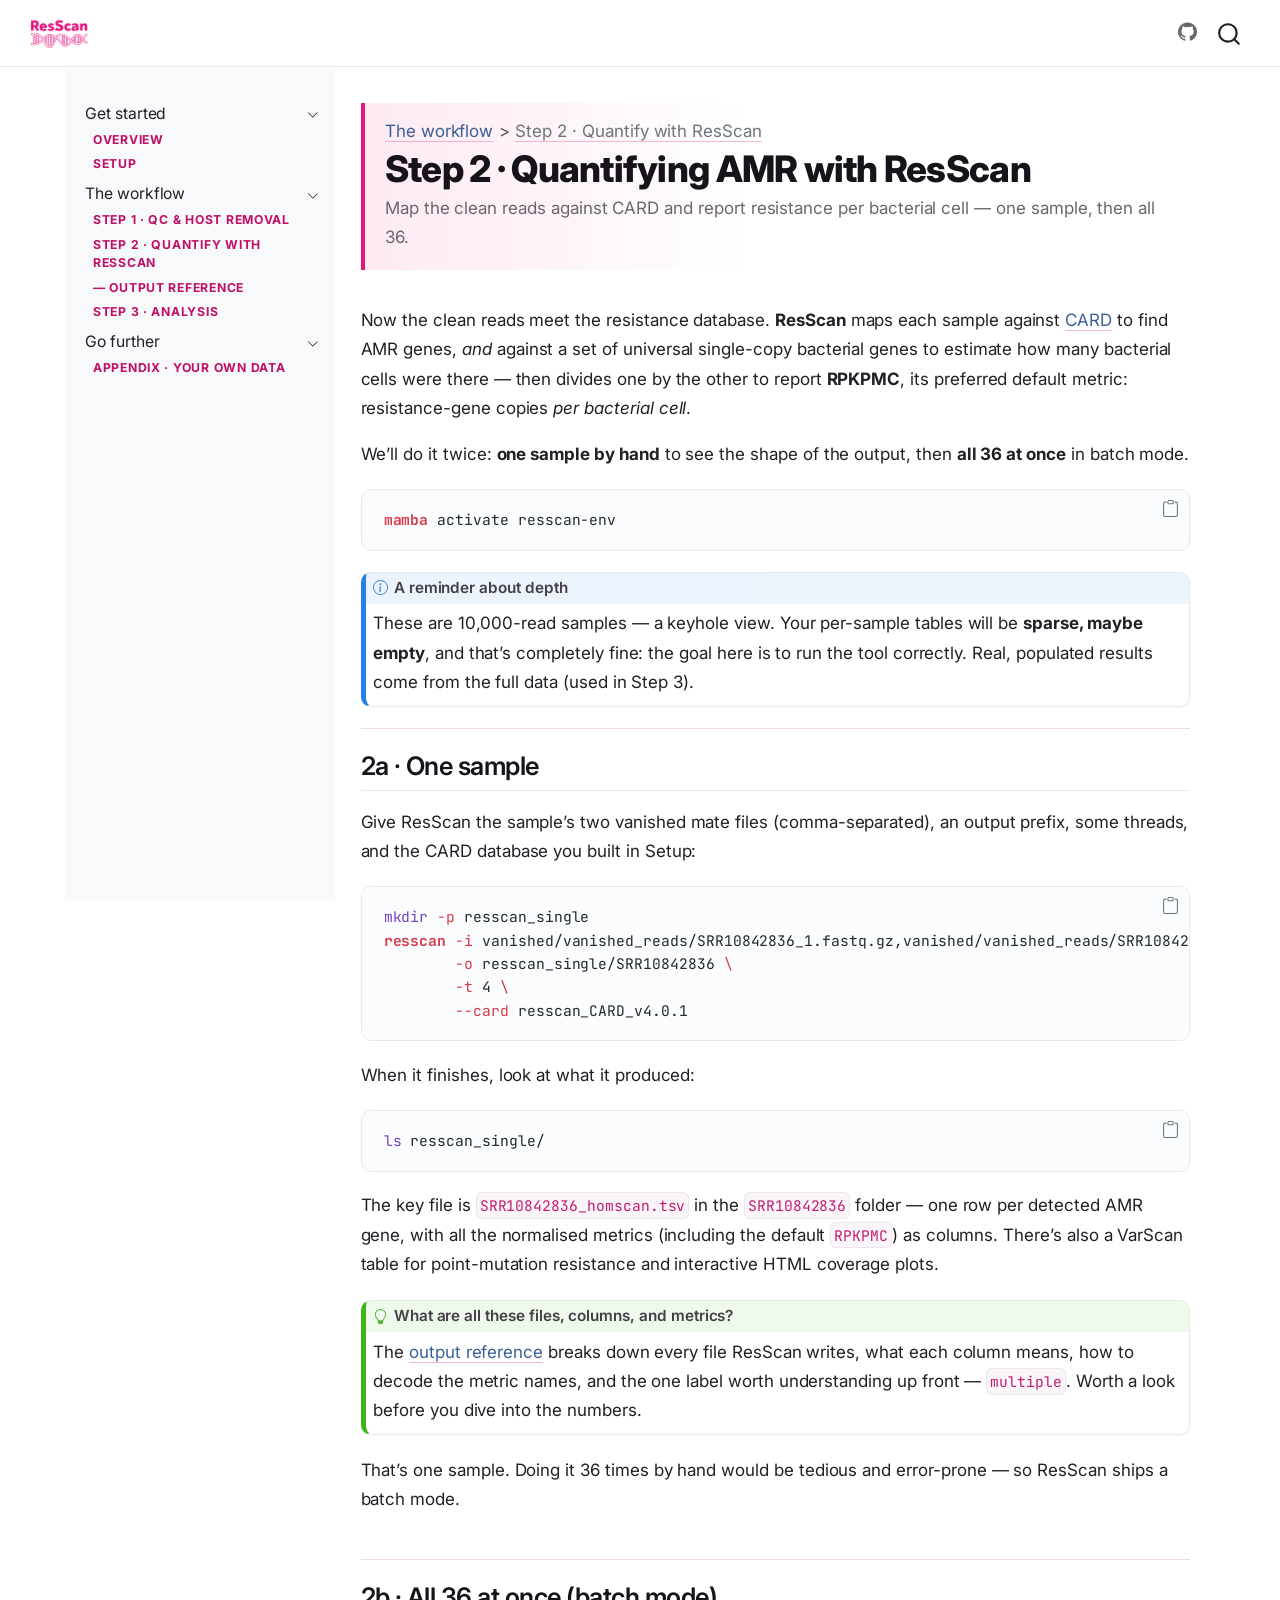
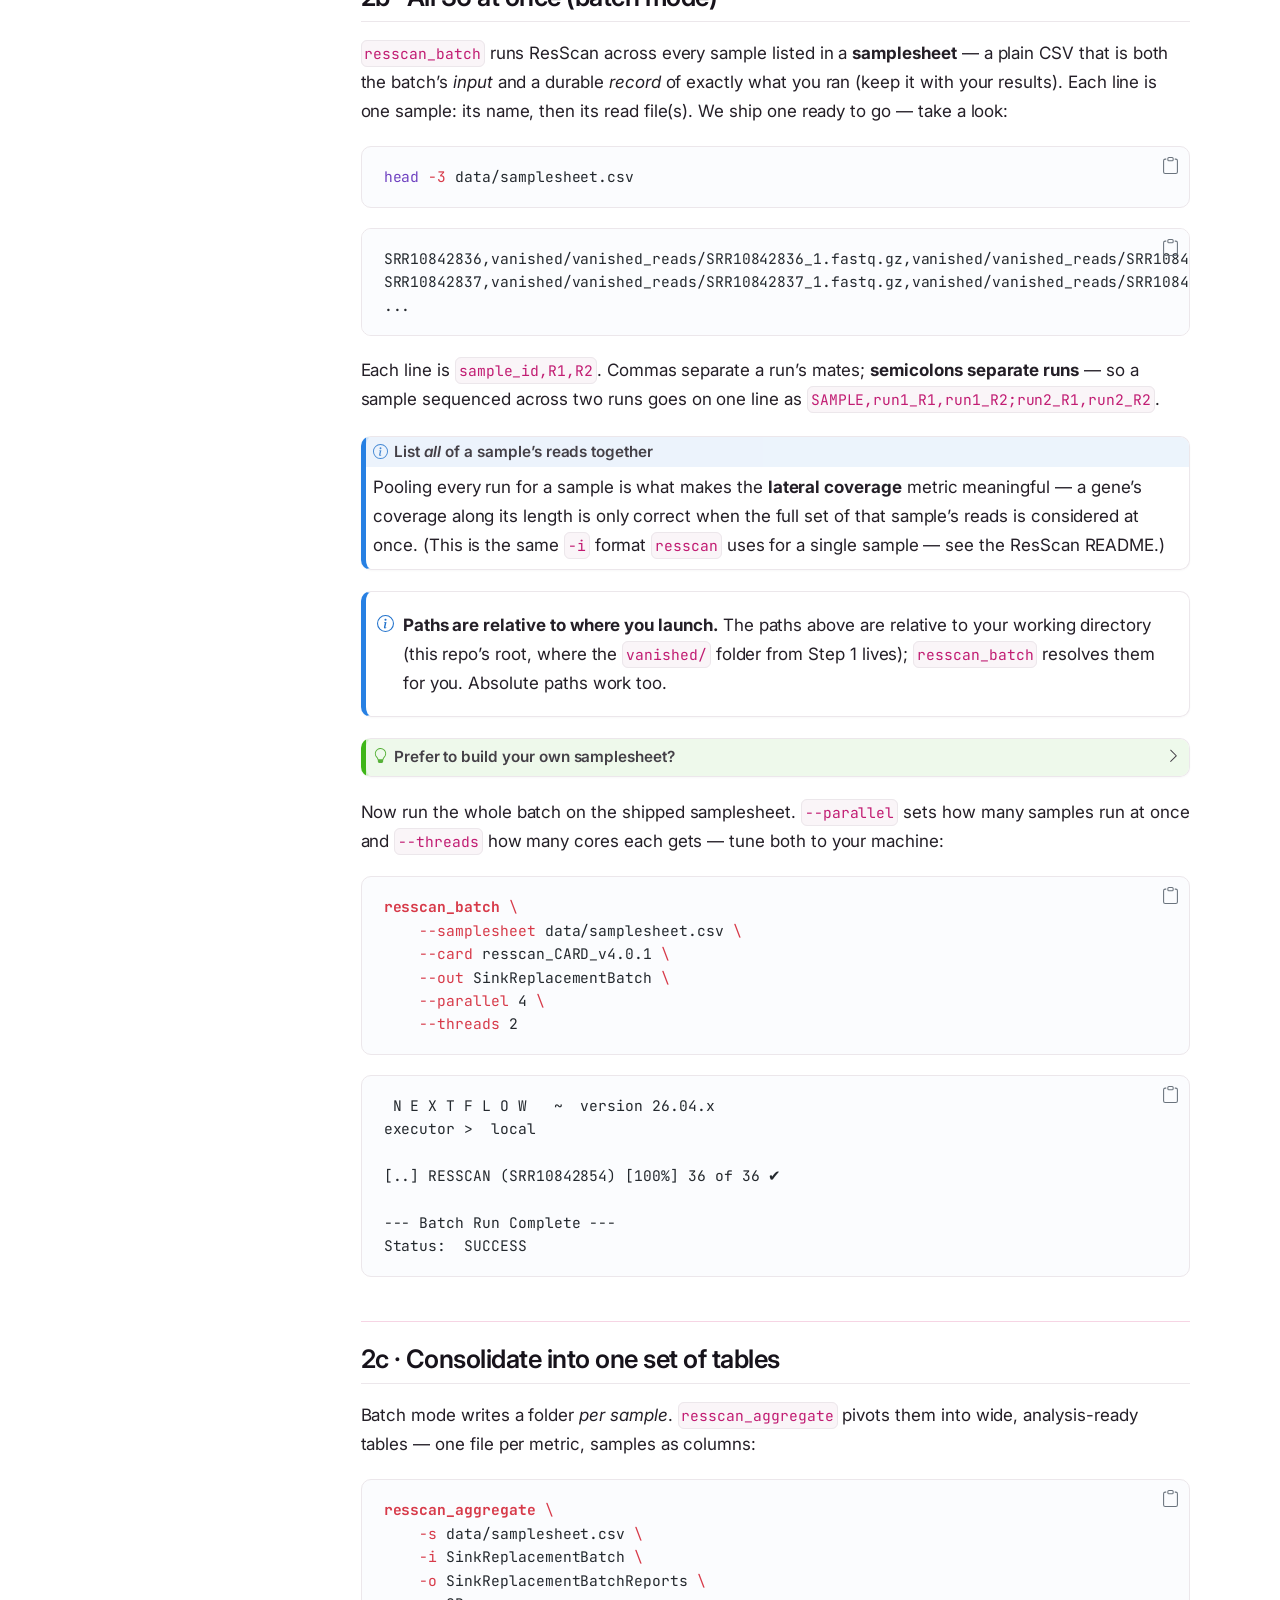
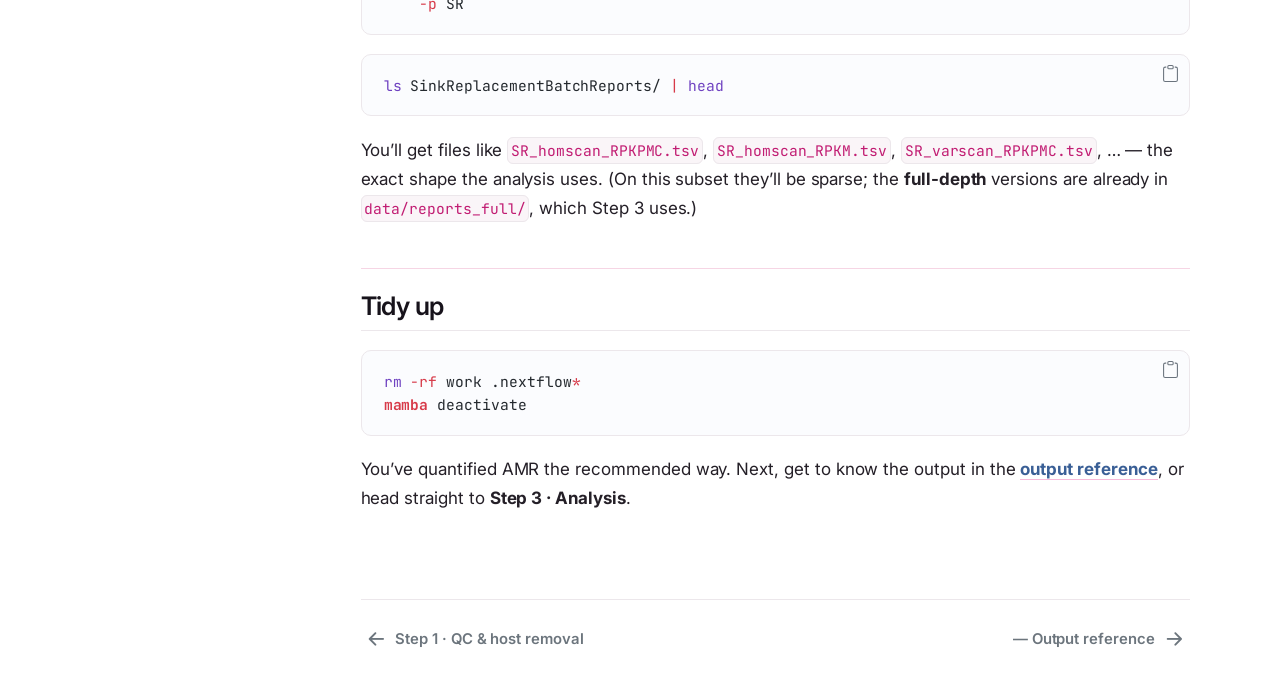
<file: docs/resscan.html>
<!DOCTYPE html>
<html xmlns="http://www.w3.org/1999/xhtml" lang="en" xml:lang="en"><head>

<meta charset="utf-8">
<meta name="generator" content="quarto-1.10.18">

<meta name="viewport" content="width=device-width, initial-scale=1.0, user-scalable=yes">


<title>Step 2 · Quantifying AMR with ResScan – ResScan Tutorial</title>
<style>
/* Default styles provided by pandoc.
** See https://pandoc.org/MANUAL.html#variables-for-html for config info.
*/
span.smallcaps{font-variant: small-caps;}
div.columns{display: flex; gap: 1.5em;}
div.column{flex: auto;}
@media screen {
div.columns{gap: min(4vw, 1.5em);}
div.column{overflow-x: auto;}
}
div.hanging-indent{margin-left: 1.5em; text-indent: -1.5em;}
ul.task-list{list-style: none;}
ul.task-list li input[type="checkbox"] {
  width: 0.8em;
  margin: 0 0.8em 0.2em -1em; /* quarto-specific, see https://github.com/quarto-dev/quarto-cli/issues/4556 */ 
  vertical-align: middle;
}
/* CSS for syntax highlighting */
html { -webkit-text-size-adjust: 100%; }
pre > code.sourceCode { white-space: pre; position: relative; }
pre > code.sourceCode > span { display: inline-block; line-height: 1.25; }
pre > code.sourceCode > span:empty { height: 1.2em; }
.sourceCode { overflow: visible; }
code.sourceCode > span { color: inherit; text-decoration: inherit; }
div.sourceCode { margin: 1em 0; }
pre.sourceCode { margin: 0; }
@media screen {
div.sourceCode { overflow: auto; }
}
@media print {
pre > code.sourceCode { white-space: pre-wrap; }
pre > code.sourceCode > span { text-indent: -5em; padding-left: 5em; }
}
pre.numberSource code
  { counter-reset: source-line 0; }
pre.numberSource code > span
  { position: relative; left: -4em; counter-increment: source-line; }
pre.numberSource code > span > a:first-child::before
  { content: counter(source-line);
    position: relative; left: -1em; text-align: right; vertical-align: baseline;
    border: none; display: inline-block;
    -webkit-touch-callout: none; -webkit-user-select: none;
    -khtml-user-select: none; -moz-user-select: none;
    -ms-user-select: none; user-select: none;
    padding: 0 4px; width: 4em;
  }
pre.numberSource { margin-left: 3em;  padding-left: 4px; }
div.sourceCode
  {   }
@media screen {
pre > code.sourceCode > span > a:first-child::before { text-decoration: underline; }
}
</style>


<script src="site_libs/quarto-nav/quarto-nav.js"></script>
<script src="site_libs/clipboard/clipboard.min.js"></script>
<script src="site_libs/quarto-search/autocomplete.umd.js"></script>
<script src="site_libs/quarto-search/fuse.min.js"></script>
<script src="site_libs/quarto-search/quarto-search.js"></script>
<meta name="quarto:offset" content="./">
<link href="./output-reference.html" rel="next">
<link href="./vanish.html" rel="prev">
<link href="./favicon.png" rel="icon" type="image/png">
<script src="site_libs/quarto-html/quarto.js" type="module"></script>
<script src="site_libs/quarto-html/tabsets/tabsets.js" type="module"></script>
<script src="site_libs/quarto-html/popper.min.js"></script>
<script src="site_libs/quarto-html/tippy.umd.min.js"></script>
<script src="site_libs/quarto-html/anchor.min.js"></script>
<link href="site_libs/quarto-html/tippy.css" rel="stylesheet">
<link href="site_libs/quarto-html/quarto-syntax-highlighting-2caa1e2480b4fa786729bb69595b6e9c.css" rel="stylesheet" id="quarto-text-highlighting-styles">
<script src="site_libs/bootstrap/bootstrap.min.js"></script>
<link href="site_libs/bootstrap/bootstrap-icons.css" rel="stylesheet">
<link href="site_libs/bootstrap/bootstrap-21cac9702813ef82957ec0db438e7100.min.css" rel="stylesheet" append-hash="true" id="quarto-bootstrap" data-mode="light">
<script id="quarto-search-options" type="application/json">{
  "location": "navbar",
  "copy-button": false,
  "collapse-after": 3,
  "panel-placement": "end",
  "type": "overlay",
  "limit": 50,
  "keyboard-shortcut": [
    "f",
    "/",
    "s"
  ],
  "show-item-context": false,
  "language": {
    "search-no-results-text": "No results",
    "search-matching-documents-text": "matching documents",
    "search-copy-link-title": "Copy link to search",
    "search-hide-matches-text": "Hide additional matches",
    "search-more-match-text": "more match in this document",
    "search-more-matches-text": "more matches in this document",
    "search-clear-button-title": "Clear",
    "search-text-placeholder": "",
    "search-detached-cancel-button-title": "Cancel",
    "search-submit-button-title": "Submit",
    "search-label": "Search"
  }
}</script>


</head>

<body class="nav-sidebar floating nav-fixed fullcontent quarto-light">

<div id="quarto-search-results"></div>
  <header id="quarto-header" class="headroom fixed-top">
    <nav class="navbar navbar-expand-lg " data-bs-theme="dark">
      <div class="navbar-container container-fluid">
      <div class="navbar-brand-container mx-auto">
    <a href="./index.html" class="navbar-brand navbar-brand-logo">
    <img src="./logo/ResScanLogo_web.png" alt="ResScan" class="navbar-logo light-content">
    <img src="./logo/ResScanLogo_web.png" alt="ResScan" class="navbar-logo dark-content">
    </a>
    <a class="navbar-brand" href="./index.html">
    <span class="navbar-title">ResScan Tutorial</span>
    </a>
  </div>
            <div id="quarto-search" class="" title="Search"></div>
          <button class="navbar-toggler" type="button" data-bs-toggle="collapse" data-bs-target="#navbarCollapse" aria-controls="navbarCollapse" role="menu" aria-expanded="false" aria-label="Toggle navigation" onclick="if (window.quartoToggleHeadroom) { window.quartoToggleHeadroom(); }">
  <span class="navbar-toggler-icon"></span>
</button>
          <div class="collapse navbar-collapse" id="navbarCollapse">
            <ul class="navbar-nav navbar-nav-scroll ms-auto">
  <li class="nav-item compact">
    <a class="nav-link" href="https://github.com/hsgweon/resscan-tutorial"> <i class="bi bi-github" role="img" aria-label="GitHub repository">
</i> 
<span class="menu-text"></span></a>
  </li>  
</ul>
          </div> <!-- /navcollapse -->
            <div class="quarto-navbar-tools">
</div>
      </div> <!-- /container-fluid -->
    </nav>
  <nav class="quarto-secondary-nav">
    <div class="container-fluid d-flex">
      <button type="button" class="quarto-btn-toggle btn" data-bs-toggle="collapse" role="button" data-bs-target=".quarto-sidebar-collapse-item" aria-controls="quarto-sidebar" aria-expanded="false" aria-label="Toggle sidebar navigation" onclick="if (window.quartoToggleHeadroom) { window.quartoToggleHeadroom(); }">
        <i class="bi bi-layout-text-sidebar-reverse"></i>
      </button>
        <nav class="quarto-page-breadcrumbs" aria-label="breadcrumb"><ol class="breadcrumb"><li class="breadcrumb-item"><a href="./vanish.html">The workflow</a></li><li class="breadcrumb-item"><a href="./resscan.html">Step 2 · Quantify with ResScan</a></li></ol></nav>
        <a class="flex-grow-1" role="navigation" data-bs-toggle="collapse" data-bs-target=".quarto-sidebar-collapse-item" aria-controls="quarto-sidebar" aria-expanded="false" aria-label="Toggle sidebar navigation" onclick="if (window.quartoToggleHeadroom) { window.quartoToggleHeadroom(); }">      
        </a>
    </div>
  </nav>
</header>
<!-- content -->
<div id="quarto-content" class="quarto-container page-columns page-rows-contents page-layout-article page-navbar">
<!-- sidebar -->
  <nav id="quarto-sidebar" class="sidebar collapse collapse-horizontal quarto-sidebar-collapse-item sidebar-navigation floating overflow-auto">
    <div class="sidebar-menu-container"> 
    <ul class="list-unstyled mt-1">
        <li class="sidebar-item sidebar-item-section">
      <div class="sidebar-item-container"> 
            <a class="sidebar-item-text sidebar-link text-start" data-bs-toggle="collapse" data-bs-target="#quarto-sidebar-section-1" role="navigation" aria-expanded="true">
 <span class="menu-text">Get started</span></a>
          <a class="sidebar-item-toggle text-start" data-bs-toggle="collapse" data-bs-target="#quarto-sidebar-section-1" role="navigation" aria-expanded="true" aria-label="Toggle section">
            <i class="bi bi-chevron-right ms-2"></i>
          </a> 
      </div>
      <ul id="quarto-sidebar-section-1" class="collapse list-unstyled sidebar-section depth1 show">  
          <li class="sidebar-item">
  <div class="sidebar-item-container"> 
  <a href="./overview.html" class="sidebar-item-text sidebar-link">
 <span class="menu-text">Overview</span></a>
  </div>
</li>
          <li class="sidebar-item">
  <div class="sidebar-item-container"> 
  <a href="./setup.html" class="sidebar-item-text sidebar-link">
 <span class="menu-text">Setup</span></a>
  </div>
</li>
      </ul>
  </li>
        <li class="sidebar-item sidebar-item-section">
      <div class="sidebar-item-container"> 
            <a class="sidebar-item-text sidebar-link text-start" data-bs-toggle="collapse" data-bs-target="#quarto-sidebar-section-2" role="navigation" aria-expanded="true">
 <span class="menu-text">The workflow</span></a>
          <a class="sidebar-item-toggle text-start" data-bs-toggle="collapse" data-bs-target="#quarto-sidebar-section-2" role="navigation" aria-expanded="true" aria-label="Toggle section">
            <i class="bi bi-chevron-right ms-2"></i>
          </a> 
      </div>
      <ul id="quarto-sidebar-section-2" class="collapse list-unstyled sidebar-section depth1 show">  
          <li class="sidebar-item">
  <div class="sidebar-item-container"> 
  <a href="./vanish.html" class="sidebar-item-text sidebar-link">
 <span class="menu-text">Step 1 · QC &amp; host removal</span></a>
  </div>
</li>
          <li class="sidebar-item">
  <div class="sidebar-item-container"> 
  <a href="./resscan.html" class="sidebar-item-text sidebar-link active">
 <span class="menu-text">Step 2 · Quantify with ResScan</span></a>
  </div>
</li>
          <li class="sidebar-item">
  <div class="sidebar-item-container"> 
  <a href="./output-reference.html" class="sidebar-item-text sidebar-link">
 <span class="menu-text">— Output reference</span></a>
  </div>
</li>
          <li class="sidebar-item">
  <div class="sidebar-item-container"> 
  <a href="./analysis.html" class="sidebar-item-text sidebar-link">
 <span class="menu-text">Step 3 · Analysis</span></a>
  </div>
</li>
      </ul>
  </li>
        <li class="sidebar-item sidebar-item-section">
      <div class="sidebar-item-container"> 
            <a class="sidebar-item-text sidebar-link text-start" data-bs-toggle="collapse" data-bs-target="#quarto-sidebar-section-3" role="navigation" aria-expanded="true">
 <span class="menu-text">Go further</span></a>
          <a class="sidebar-item-toggle text-start" data-bs-toggle="collapse" data-bs-target="#quarto-sidebar-section-3" role="navigation" aria-expanded="true" aria-label="Toggle section">
            <i class="bi bi-chevron-right ms-2"></i>
          </a> 
      </div>
      <ul id="quarto-sidebar-section-3" class="collapse list-unstyled sidebar-section depth1 show">  
          <li class="sidebar-item">
  <div class="sidebar-item-container"> 
  <a href="./appendix.html" class="sidebar-item-text sidebar-link">
 <span class="menu-text">Appendix · Your own data</span></a>
  </div>
</li>
      </ul>
  </li>
    </ul>
    </div>
</nav>
<div id="quarto-sidebar-glass" class="quarto-sidebar-collapse-item" data-bs-toggle="collapse" data-bs-target=".quarto-sidebar-collapse-item"></div>
<!-- margin-sidebar -->
    
<!-- main -->
<main class="content" id="quarto-document-content">

<header id="title-block-header" class="quarto-title-block default"><nav class="quarto-page-breadcrumbs quarto-title-breadcrumbs d-none d-lg-block" aria-label="breadcrumb"><ol class="breadcrumb"><li class="breadcrumb-item"><a href="./vanish.html">The workflow</a></li><li class="breadcrumb-item"><a href="./resscan.html">Step 2 · Quantify with ResScan</a></li></ol></nav>
<div class="quarto-title">
<h1 class="title">Step 2 · Quantifying AMR with ResScan</h1>
<p class="subtitle lead">Map the clean reads against CARD and report resistance per bacterial cell — one sample, then all 36.</p>
</div>



<div class="quarto-title-meta">

    
  
    
  </div>
  


</header>


<p>Now the clean reads meet the resistance database. <strong>ResScan</strong> maps each sample against <a href="https://card.mcmaster.ca/">CARD</a> to find AMR genes, <em>and</em> against a set of universal single-copy bacterial genes to estimate how many bacterial cells were there — then divides one by the other to report <strong>RPKPMC</strong>, its preferred default metric: resistance-gene copies <em>per bacterial cell</em>.</p>
<p>We’ll do it twice: <strong>one sample by hand</strong> to see the shape of the output, then <strong>all 36 at once</strong> in batch mode.</p>
<div class="code-copy-outer-scaffold"><div class="sourceCode" id="cb1"><pre class="sourceCode bash code-with-copy"><code class="sourceCode bash"><span id="cb1-1"><a href="#cb1-1" aria-hidden="true" tabindex="-1"></a><span class="ex">mamba</span> activate resscan-env</span></code></pre></div><button title="Copy to Clipboard" class="code-copy-button"><i class="bi"></i></button></div>
<div class="callout callout-style-default callout-note callout-titled">
<div class="callout-header d-flex align-content-center">
<div class="callout-icon-container">
<i class="callout-icon"></i>
</div>
<div class="callout-title-container flex-fill">
<span class="screen-reader-only">Note</span>A reminder about depth
</div>
</div>
<div class="callout-body-container callout-body">
<p>These are 10,000-read samples — a keyhole view. Your per-sample tables will be <strong>sparse, maybe empty</strong>, and that’s completely fine: the goal here is to run the tool correctly. Real, populated results come from the full data (used in Step 3).</p>
</div>
</div>
<section id="a-one-sample" class="level2">
<h2 class="anchored" data-anchor-id="a-one-sample">2a · One sample</h2>
<p>Give ResScan the sample’s two vanished mate files (comma-separated), an output prefix, some threads, and the CARD database you built in Setup:</p>
<div class="code-copy-outer-scaffold"><div class="sourceCode" id="cb2"><pre class="sourceCode bash code-with-copy"><code class="sourceCode bash"><span id="cb2-1"><a href="#cb2-1" aria-hidden="true" tabindex="-1"></a><span class="fu">mkdir</span> <span class="at">-p</span> resscan_single</span>
<span id="cb2-2"><a href="#cb2-2" aria-hidden="true" tabindex="-1"></a><span class="ex">resscan</span> <span class="at">-i</span> vanished/vanished_reads/SRR10842836_1.fastq.gz,vanished/vanished_reads/SRR10842836_2.fastq.gz <span class="dt">\</span></span>
<span id="cb2-3"><a href="#cb2-3" aria-hidden="true" tabindex="-1"></a>        <span class="at">-o</span> resscan_single/SRR10842836 <span class="dt">\</span></span>
<span id="cb2-4"><a href="#cb2-4" aria-hidden="true" tabindex="-1"></a>        <span class="at">-t</span> 4 <span class="dt">\</span></span>
<span id="cb2-5"><a href="#cb2-5" aria-hidden="true" tabindex="-1"></a>        <span class="at">--card</span> resscan_CARD_v4.0.1</span></code></pre></div><button title="Copy to Clipboard" class="code-copy-button"><i class="bi"></i></button></div>
<p>When it finishes, look at what it produced:</p>
<div class="code-copy-outer-scaffold"><div class="sourceCode" id="cb3"><pre class="sourceCode bash code-with-copy"><code class="sourceCode bash"><span id="cb3-1"><a href="#cb3-1" aria-hidden="true" tabindex="-1"></a><span class="fu">ls</span> resscan_single/</span></code></pre></div><button title="Copy to Clipboard" class="code-copy-button"><i class="bi"></i></button></div>
<p>The key file is <code>SRR10842836_homscan.tsv</code> in the <code>SRR10842836</code> folder — one row per detected AMR gene, with all the normalised metrics (including the default <code>RPKPMC</code>) as columns. There’s also a VarScan table for point-mutation resistance and interactive HTML coverage plots.</p>
<div class="callout callout-style-default callout-tip callout-titled">
<div class="callout-header d-flex align-content-center">
<div class="callout-icon-container">
<i class="callout-icon"></i>
</div>
<div class="callout-title-container flex-fill">
<span class="screen-reader-only">Tip</span>What are all these files, columns, and metrics?
</div>
</div>
<div class="callout-body-container callout-body">
<p>The <a href="./output-reference.html">output reference</a> breaks down every file ResScan writes, what each column means, how to decode the metric names, and the one label worth understanding up front — <code>multiple</code>. Worth a look before you dive into the numbers.</p>
</div>
</div>
<p>That’s one sample. Doing it 36 times by hand would be tedious and error-prone — so ResScan ships a batch mode.</p>
</section>
<section id="b-all-36-at-once-batch-mode" class="level2">
<h2 class="anchored" data-anchor-id="b-all-36-at-once-batch-mode">2b · All 36 at once (batch mode)</h2>
<p><code>resscan_batch</code> runs ResScan across every sample listed in a <strong>samplesheet</strong> — a plain CSV that is both the batch’s <em>input</em> and a durable <em>record</em> of exactly what you ran (keep it with your results). Each line is one sample: its name, then its read file(s). We ship one ready to go — take a look:</p>
<div class="code-copy-outer-scaffold"><div class="sourceCode" id="cb4"><pre class="sourceCode bash code-with-copy"><code class="sourceCode bash"><span id="cb4-1"><a href="#cb4-1" aria-hidden="true" tabindex="-1"></a><span class="fu">head</span> <span class="at">-3</span> data/samplesheet.csv</span></code></pre></div><button title="Copy to Clipboard" class="code-copy-button"><i class="bi"></i></button></div>
<div class="code-copy-outer-scaffold"><div class="sourceCode" id="cb5"><pre class="sourceCode default code-with-copy"><code class="sourceCode default"><span id="cb5-1"><a href="#cb5-1" aria-hidden="true" tabindex="-1"></a>SRR10842836,vanished/vanished_reads/SRR10842836_1.fastq.gz,vanished/vanished_reads/SRR10842836_2.fastq.gz</span>
<span id="cb5-2"><a href="#cb5-2" aria-hidden="true" tabindex="-1"></a>SRR10842837,vanished/vanished_reads/SRR10842837_1.fastq.gz,vanished/vanished_reads/SRR10842837_2.fastq.gz</span>
<span id="cb5-3"><a href="#cb5-3" aria-hidden="true" tabindex="-1"></a>...</span></code></pre></div><button title="Copy to Clipboard" class="code-copy-button"><i class="bi"></i></button></div>
<p>Each line is <code>sample_id,R1,R2</code>. Commas separate a run’s mates; <strong>semicolons separate runs</strong> — so a sample sequenced across two runs goes on one line as <code>SAMPLE,run1_R1,run1_R2;run2_R1,run2_R2</code>.</p>
<div class="callout callout-style-default callout-note callout-titled">
<div class="callout-header d-flex align-content-center">
<div class="callout-icon-container">
<i class="callout-icon"></i>
</div>
<div class="callout-title-container flex-fill">
<span class="screen-reader-only">Note</span>List <em>all</em> of a sample’s reads together
</div>
</div>
<div class="callout-body-container callout-body">
<p>Pooling every run for a sample is what makes the <strong>lateral coverage</strong> metric meaningful — a gene’s coverage along its length is only correct when the full set of that sample’s reads is considered at once. (This is the same <code>-i</code> format <code>resscan</code> uses for a single sample — see the ResScan README.)</p>
</div>
</div>
<div class="callout callout-style-simple callout-note">
<div class="callout-body d-flex">
<div class="callout-icon-container">
<i class="callout-icon"></i>
</div>
<div class="callout-body-container">
<p><strong>Paths are relative to where you launch.</strong> The paths above are relative to your working directory (this repo’s root, where the <code>vanished/</code> folder from Step 1 lives); <code>resscan_batch</code> resolves them for you. Absolute paths work too.</p>
</div>
</div>
</div>
<div class="callout callout-style-default callout-tip callout-titled">
<div class="callout-header d-flex align-content-center collapsed" data-bs-toggle="collapse" data-bs-target=".callout-4-contents" aria-controls="callout-4" aria-expanded="false" aria-label="Toggle callout">
<div class="callout-icon-container">
<i class="callout-icon"></i>
</div>
<div class="callout-title-container flex-fill">
<span class="screen-reader-only">Tip</span>Prefer to build your own samplesheet?
</div>
<div class="callout-btn-toggle d-inline-block border-0 py-1 ps-1 pe-0 float-end"><i class="callout-toggle"></i></div>
</div>
<div id="callout-4" class="callout-4-contents callout-collapse collapse">
<div class="callout-body-container callout-body">
<p>The helper <code>create_samplesheet_from_mapping</code> stamps a samplesheet out of a simple <code>sample_id,file_prefix</code> mapping — e.g.</p>
<div class="code-copy-outer-scaffold"><div class="sourceCode" id="cb6"><pre class="sourceCode bash code-with-copy"><code class="sourceCode bash"><span id="cb6-1"><a href="#cb6-1" aria-hidden="true" tabindex="-1"></a><span class="ex">create_samplesheet_from_mapping</span> <span class="at">--mapping</span> data/sampleid2fileprefix.csv <span class="dt">\</span></span>
<span id="cb6-2"><a href="#cb6-2" aria-hidden="true" tabindex="-1"></a>    <span class="at">--fastq-dir</span> vanished/vanished_reads <span class="at">--out</span> samplesheet.csv</span></code></pre></div><button title="Copy to Clipboard" class="code-copy-button"><i class="bi"></i></button></div>
<p>Or just write the CSV by hand in the format above. Either way, the batch only ever reads the samplesheet.</p>
</div>
</div>
</div>
<p>Now run the whole batch on the shipped samplesheet. <code>--parallel</code> sets how many samples run at once and <code>--threads</code> how many cores each gets — tune both to your machine:</p>
<div class="code-copy-outer-scaffold"><div class="sourceCode" id="cb7"><pre class="sourceCode bash code-with-copy"><code class="sourceCode bash"><span id="cb7-1"><a href="#cb7-1" aria-hidden="true" tabindex="-1"></a><span class="ex">resscan_batch</span> <span class="dt">\</span></span>
<span id="cb7-2"><a href="#cb7-2" aria-hidden="true" tabindex="-1"></a>    <span class="at">--samplesheet</span> data/samplesheet.csv <span class="dt">\</span></span>
<span id="cb7-3"><a href="#cb7-3" aria-hidden="true" tabindex="-1"></a>    <span class="at">--card</span> resscan_CARD_v4.0.1 <span class="dt">\</span></span>
<span id="cb7-4"><a href="#cb7-4" aria-hidden="true" tabindex="-1"></a>    <span class="at">--out</span> SinkReplacementBatch <span class="dt">\</span></span>
<span id="cb7-5"><a href="#cb7-5" aria-hidden="true" tabindex="-1"></a>    <span class="at">--parallel</span> 4 <span class="dt">\</span></span>
<span id="cb7-6"><a href="#cb7-6" aria-hidden="true" tabindex="-1"></a>    <span class="at">--threads</span> 2</span></code></pre></div><button title="Copy to Clipboard" class="code-copy-button"><i class="bi"></i></button></div>
<div class="code-copy-outer-scaffold"><div class="sourceCode" id="cb8"><pre class="sourceCode default code-with-copy"><code class="sourceCode default"><span id="cb8-1"><a href="#cb8-1" aria-hidden="true" tabindex="-1"></a> N E X T F L O W   ~  version 26.04.x</span>
<span id="cb8-2"><a href="#cb8-2" aria-hidden="true" tabindex="-1"></a>executor &gt;  local</span>
<span id="cb8-3"><a href="#cb8-3" aria-hidden="true" tabindex="-1"></a></span>
<span id="cb8-4"><a href="#cb8-4" aria-hidden="true" tabindex="-1"></a>[..] RESSCAN (SRR10842854) [100%] 36 of 36 ✔</span>
<span id="cb8-5"><a href="#cb8-5" aria-hidden="true" tabindex="-1"></a></span>
<span id="cb8-6"><a href="#cb8-6" aria-hidden="true" tabindex="-1"></a>--- Batch Run Complete ---</span>
<span id="cb8-7"><a href="#cb8-7" aria-hidden="true" tabindex="-1"></a>Status:  SUCCESS</span></code></pre></div><button title="Copy to Clipboard" class="code-copy-button"><i class="bi"></i></button></div>
</section>
<section id="c-consolidate-into-one-set-of-tables" class="level2">
<h2 class="anchored" data-anchor-id="c-consolidate-into-one-set-of-tables">2c · Consolidate into one set of tables</h2>
<p>Batch mode writes a folder <em>per sample</em>. <code>resscan_aggregate</code> pivots them into wide, analysis-ready tables — one file per metric, samples as columns:</p>
<div class="code-copy-outer-scaffold"><div class="sourceCode" id="cb9"><pre class="sourceCode bash code-with-copy"><code class="sourceCode bash"><span id="cb9-1"><a href="#cb9-1" aria-hidden="true" tabindex="-1"></a><span class="ex">resscan_aggregate</span> <span class="dt">\</span></span>
<span id="cb9-2"><a href="#cb9-2" aria-hidden="true" tabindex="-1"></a>    <span class="at">-s</span> data/samplesheet.csv <span class="dt">\</span></span>
<span id="cb9-3"><a href="#cb9-3" aria-hidden="true" tabindex="-1"></a>    <span class="at">-i</span> SinkReplacementBatch <span class="dt">\</span></span>
<span id="cb9-4"><a href="#cb9-4" aria-hidden="true" tabindex="-1"></a>    <span class="at">-o</span> SinkReplacementBatchReports <span class="dt">\</span></span>
<span id="cb9-5"><a href="#cb9-5" aria-hidden="true" tabindex="-1"></a>    <span class="at">-p</span> SR</span></code></pre></div><button title="Copy to Clipboard" class="code-copy-button"><i class="bi"></i></button></div>
<div class="code-copy-outer-scaffold"><div class="sourceCode" id="cb10"><pre class="sourceCode bash code-with-copy"><code class="sourceCode bash"><span id="cb10-1"><a href="#cb10-1" aria-hidden="true" tabindex="-1"></a><span class="fu">ls</span> SinkReplacementBatchReports/ <span class="kw">|</span> <span class="fu">head</span></span></code></pre></div><button title="Copy to Clipboard" class="code-copy-button"><i class="bi"></i></button></div>
<p>You’ll get files like <code>SR_homscan_RPKPMC.tsv</code>, <code>SR_homscan_RPKM.tsv</code>, <code>SR_varscan_RPKPMC.tsv</code>, … — the exact shape the analysis uses. (On this subset they’ll be sparse; the <strong>full-depth</strong> versions are already in <code>data/reports_full/</code>, which Step 3 uses.)</p>
</section>
<section id="tidy-up" class="level2">
<h2 class="anchored" data-anchor-id="tidy-up">Tidy up</h2>
<div class="code-copy-outer-scaffold"><div class="sourceCode" id="cb11"><pre class="sourceCode bash code-with-copy"><code class="sourceCode bash"><span id="cb11-1"><a href="#cb11-1" aria-hidden="true" tabindex="-1"></a><span class="fu">rm</span> <span class="at">-rf</span> work .nextflow<span class="pp">*</span></span>
<span id="cb11-2"><a href="#cb11-2" aria-hidden="true" tabindex="-1"></a><span class="ex">mamba</span> deactivate</span></code></pre></div><button title="Copy to Clipboard" class="code-copy-button"><i class="bi"></i></button></div>
<p>You’ve quantified AMR the recommended way. Next, get to know the output in the <a href="./output-reference.html"><strong>output reference</strong></a>, or head straight to <strong>Step 3 · Analysis</strong>.</p>


</section>

<a onclick="window.scrollTo(0, 0); return false;" role="button" id="quarto-back-to-top"><i class="bi bi-arrow-up"></i> Back to top</a></main> <!-- /main -->
<script id="quarto-html-after-body" type="application/javascript">
  window.document.addEventListener("DOMContentLoaded", function (event) {
    const icon = "";
    const anchorJS = new window.AnchorJS();
    anchorJS.options = {
      placement: 'right',
      icon: icon
    };
    anchorJS.add('.anchored');
    const isCodeAnnotation = (el) => {
      for (const clz of el.classList) {
        if (clz.startsWith('code-annotation-')) {                     
          return true;
        }
      }
      return false;
    }
    const onCopySuccess = function(e) {
      // button target
      const button = e.trigger;
      // don't keep focus
      button.blur();
      // flash "checked"
      button.classList.add('code-copy-button-checked');
      var currentTitle = button.getAttribute("title");
      button.setAttribute("title", "Copied!");
      let tooltip;
      if (window.bootstrap) {
        button.setAttribute("data-bs-toggle", "tooltip");
        button.setAttribute("data-bs-placement", "left");
        button.setAttribute("data-bs-title", "Copied!");
        tooltip = new bootstrap.Tooltip(button, 
          { trigger: "manual", 
            customClass: "code-copy-button-tooltip",
            offset: [0, -8]});
        tooltip.show();    
      }
      setTimeout(function() {
        if (tooltip) {
          tooltip.hide();
          button.removeAttribute("data-bs-title");
          button.removeAttribute("data-bs-toggle");
          button.removeAttribute("data-bs-placement");
        }
        button.setAttribute("title", currentTitle);
        button.classList.remove('code-copy-button-checked');
      }, 1000);
      // clear code selection
      e.clearSelection();
    }
    const getTextToCopy = function(trigger) {
      const outerScaffold = trigger.parentElement.cloneNode(true);
      const codeEl = outerScaffold.querySelector('code');
      for (const childEl of codeEl.children) {
        if (isCodeAnnotation(childEl)) {
          childEl.remove();
        }
      }
      return codeEl.innerText;
    }
    const clipboard = new window.ClipboardJS('.code-copy-button:not([data-in-quarto-modal])', {
      text: getTextToCopy
    });
    clipboard.on('success', onCopySuccess);
    if (window.document.getElementById('quarto-embedded-source-code-modal')) {
      const clipboardModal = new window.ClipboardJS('.code-copy-button[data-in-quarto-modal]', {
        text: getTextToCopy,
        container: window.document.getElementById('quarto-embedded-source-code-modal')
      });
      clipboardModal.on('success', onCopySuccess);
    }
      var localhostRegex = new RegExp(/^(?:http|https):\/\/localhost\:?[0-9]*\//);
      var mailtoRegex = new RegExp(/^mailto:/);
        var filterRegex = new RegExp("https:\/\/hsgweon\.github\.io\/resscan-tutorial");
      var isInternal = (href) => {
          return filterRegex.test(href) || localhostRegex.test(href) || mailtoRegex.test(href);
      }
      // Inspect non-navigation links and adorn them if external
     var links = window.document.querySelectorAll('a[href]:not(.nav-link):not(.navbar-brand):not(.toc-action):not(.sidebar-link):not(.sidebar-item-toggle):not(.pagination-link):not(.no-external):not([aria-hidden]):not(.dropdown-item):not(.quarto-navigation-tool):not(.about-link)');
      for (var i=0; i<links.length; i++) {
        const link = links[i];
        if (!isInternal(link.href)) {
          // undo the damage that might have been done by quarto-nav.js in the case of
          // links that we want to consider external
          if (link.dataset.originalHref !== undefined) {
            link.href = link.dataset.originalHref;
          }
        }
      }
    function tippyHover(el, contentFn, onTriggerFn, onUntriggerFn) {
      const config = {
        allowHTML: true,
        maxWidth: 500,
        delay: 100,
        arrow: false,
        appendTo: function(el) {
            return el.parentElement;
        },
        interactive: true,
        interactiveBorder: 10,
        theme: 'quarto',
        placement: 'bottom-start',
      };
      if (contentFn) {
        config.content = contentFn;
      }
      if (onTriggerFn) {
        config.onTrigger = onTriggerFn;
      }
      if (onUntriggerFn) {
        config.onUntrigger = onUntriggerFn;
      }
      window.tippy(el, config); 
    }
    const noterefs = window.document.querySelectorAll('a[role="doc-noteref"]');
    for (var i=0; i<noterefs.length; i++) {
      const ref = noterefs[i];
      tippyHover(ref, function() {
        // use id or data attribute instead here
        let href = ref.getAttribute('data-footnote-href') || ref.getAttribute('href');
        try { href = new URL(href).hash; } catch {}
        const id = href.replace(/^#\/?/, "");
        const note = window.document.getElementById(id);
        if (note) {
          return note.innerHTML;
        } else {
          return "";
        }
      });
    }
    const xrefs = window.document.querySelectorAll('a.quarto-xref');
    const processXRef = (id, note) => {
      // Strip column container classes
      const stripColumnClz = (el) => {
        el.classList.remove("page-full", "page-columns");
        if (el.children) {
          for (const child of el.children) {
            stripColumnClz(child);
          }
        }
      }
      stripColumnClz(note)
      if (id === null || id.startsWith('sec-')) {
        // Special case sections, only their first couple elements
        const container = document.createElement("div");
        if (note.children && note.children.length > 2) {
          container.appendChild(note.children[0].cloneNode(true));
          for (let i = 1; i < note.children.length; i++) {
            const child = note.children[i];
            if (child.tagName === "P" && child.innerText === "") {
              continue;
            } else {
              container.appendChild(child.cloneNode(true));
              break;
            }
          }
          if (window.Quarto?.typesetMath) {
            window.Quarto.typesetMath(container);
          }
          return container.innerHTML
        } else {
          if (window.Quarto?.typesetMath) {
            window.Quarto.typesetMath(note);
          }
          return note.innerHTML;
        }
      } else {
        // Remove any anchor links if they are present
        const anchorLink = note.querySelector('a.anchorjs-link');
        if (anchorLink) {
          anchorLink.remove();
        }
        if (window.Quarto?.typesetMath) {
          window.Quarto.typesetMath(note);
        }
        if (note.classList.contains("callout")) {
          return note.outerHTML;
        } else {
          return note.innerHTML;
        }
      }
    }
    for (var i=0; i<xrefs.length; i++) {
      const xref = xrefs[i];
      tippyHover(xref, undefined, function(instance) {
        instance.disable();
        let url = xref.getAttribute('href');
        let hash = undefined; 
        if (url.startsWith('#')) {
          hash = url;
        } else {
          try { hash = new URL(url).hash; } catch {}
        }
        if (hash) {
          const id = hash.replace(/^#\/?/, "");
          const note = window.document.getElementById(id);
          if (note !== null) {
            try {
              const html = processXRef(id, note.cloneNode(true));
              instance.setContent(html);
            } finally {
              instance.enable();
              instance.show();
            }
          } else {
            // See if we can fetch this
            fetch(url.split('#')[0])
            .then(res => res.text())
            .then(html => {
              const parser = new DOMParser();
              const htmlDoc = parser.parseFromString(html, "text/html");
              const note = htmlDoc.getElementById(id);
              if (note !== null) {
                const html = processXRef(id, note);
                instance.setContent(html);
              } 
            }).finally(() => {
              instance.enable();
              instance.show();
            });
          }
        } else {
          // See if we can fetch a full url (with no hash to target)
          // This is a special case and we should probably do some content thinning / targeting
          fetch(url)
          .then(res => res.text())
          .then(html => {
            const parser = new DOMParser();
            const htmlDoc = parser.parseFromString(html, "text/html");
            const note = htmlDoc.querySelector('main.content');
            if (note !== null) {
              // This should only happen for chapter cross references
              // (since there is no id in the URL)
              // remove the first header
              if (note.children.length > 0 && note.children[0].tagName === "HEADER") {
                note.children[0].remove();
              }
              const html = processXRef(null, note);
              instance.setContent(html);
            } 
          }).finally(() => {
            instance.enable();
            instance.show();
          });
        }
      }, function(instance) {
      });
    }
        let selectedAnnoteEl;
        const selectorForAnnotation = ( cell, annotation) => {
          let cellAttr = 'data-code-cell="' + cell + '"';
          let lineAttr = 'data-code-annotation="' +  annotation + '"';
          const selector = 'span[' + cellAttr + '][' + lineAttr + ']';
          return selector;
        }
        const selectCodeLines = (annoteEl) => {
          const doc = window.document;
          const targetCell = annoteEl.getAttribute("data-target-cell");
          const targetAnnotation = annoteEl.getAttribute("data-target-annotation");
          const annoteSpan = window.document.querySelector(selectorForAnnotation(targetCell, targetAnnotation));
          const lines = annoteSpan.getAttribute("data-code-lines").split(",");
          const lineIds = lines.map((line) => {
            return targetCell + "-" + line;
          })
          let top = null;
          let height = null;
          let parent = null;
          if (lineIds.length > 0) {
              //compute the position of the single el (top and bottom and make a div)
              const el = window.document.getElementById(lineIds[0]);
              top = el.offsetTop;
              height = el.offsetHeight;
              parent = el.parentElement.parentElement;
            if (lineIds.length > 1) {
              const lastEl = window.document.getElementById(lineIds[lineIds.length - 1]);
              const bottom = lastEl.offsetTop + lastEl.offsetHeight;
              height = bottom - top;
            }
            if (top !== null && height !== null && parent !== null) {
              // cook up a div (if necessary) and position it 
              let div = window.document.getElementById("code-annotation-line-highlight");
              if (div === null) {
                div = window.document.createElement("div");
                div.setAttribute("id", "code-annotation-line-highlight");
                div.style.position = 'absolute';
                parent.appendChild(div);
              }
              div.style.top = top - 2 + "px";
              div.style.height = height + 4 + "px";
              div.style.left = 0;
              let gutterDiv = window.document.getElementById("code-annotation-line-highlight-gutter");
              if (gutterDiv === null) {
                gutterDiv = window.document.createElement("div");
                gutterDiv.setAttribute("id", "code-annotation-line-highlight-gutter");
                gutterDiv.style.position = 'absolute';
                const codeCell = window.document.getElementById(targetCell);
                const gutter = codeCell.querySelector('.code-annotation-gutter');
                gutter.appendChild(gutterDiv);
              }
              gutterDiv.style.top = top - 2 + "px";
              gutterDiv.style.height = height + 4 + "px";
            }
            selectedAnnoteEl = annoteEl;
          }
        };
        const unselectCodeLines = () => {
          const elementsIds = ["code-annotation-line-highlight", "code-annotation-line-highlight-gutter"];
          elementsIds.forEach((elId) => {
            const div = window.document.getElementById(elId);
            if (div) {
              div.remove();
            }
          });
          selectedAnnoteEl = undefined;
        };
          // Handle positioning of the toggle
      window.addEventListener(
        "resize",
        throttle(() => {
          elRect = undefined;
          if (selectedAnnoteEl) {
            selectCodeLines(selectedAnnoteEl);
          }
        }, 10)
      );
      function throttle(fn, ms) {
      let throttle = false;
      let timer;
        return (...args) => {
          if(!throttle) { // first call gets through
              fn.apply(this, args);
              throttle = true;
          } else { // all the others get throttled
              if(timer) clearTimeout(timer); // cancel #2
              timer = setTimeout(() => {
                fn.apply(this, args);
                timer = throttle = false;
              }, ms);
          }
        };
      }
        // Attach click handler to the DT
        const annoteDls = window.document.querySelectorAll('dt[data-target-cell]');
        for (const annoteDlNode of annoteDls) {
          annoteDlNode.addEventListener('click', (event) => {
            const clickedEl = event.target;
            if (clickedEl !== selectedAnnoteEl) {
              unselectCodeLines();
              const activeEl = window.document.querySelector('dt[data-target-cell].code-annotation-active');
              if (activeEl) {
                activeEl.classList.remove('code-annotation-active');
              }
              selectCodeLines(clickedEl);
              clickedEl.classList.add('code-annotation-active');
            } else {
              // Unselect the line
              unselectCodeLines();
              clickedEl.classList.remove('code-annotation-active');
            }
          });
        }
    const findCites = (el) => {
      const parentEl = el.parentElement;
      if (parentEl) {
        const cites = parentEl.dataset.cites;
        if (cites) {
          return {
            el,
            cites: cites.split(' ')
          };
        } else {
          return findCites(el.parentElement)
        }
      } else {
        return undefined;
      }
    };
    var bibliorefs = window.document.querySelectorAll('a[role="doc-biblioref"]');
    for (var i=0; i<bibliorefs.length; i++) {
      const ref = bibliorefs[i];
      const citeInfo = findCites(ref);
      if (citeInfo) {
        tippyHover(citeInfo.el, function() {
          var popup = window.document.createElement('div');
          citeInfo.cites.forEach(function(cite) {
            var citeDiv = window.document.createElement('div');
            citeDiv.classList.add('hanging-indent');
            citeDiv.classList.add('csl-entry');
            var biblioDiv = window.document.getElementById('ref-' + cite);
            if (biblioDiv) {
              citeDiv.innerHTML = biblioDiv.innerHTML;
            }
            popup.appendChild(citeDiv);
          });
          return popup.innerHTML;
        });
      }
    }
  });
  </script>
<nav class="page-navigation">
  <div class="nav-page nav-page-previous">
      <a href="./vanish.html" class="pagination-link" aria-label="Step 1 · QC &amp;amp; host removal">
        <i class="bi bi-arrow-left-short"></i> <span class="nav-page-text">Step 1 · QC &amp; host removal</span>
      </a>          
  </div>
  <div class="nav-page nav-page-next">
      <a href="./output-reference.html" class="pagination-link" aria-label="— Output reference">
        <span class="nav-page-text">— Output reference</span> <i class="bi bi-arrow-right-short"></i>
      </a>
  </div>
</nav>
</div> <!-- /content -->




</body></html>
</file>
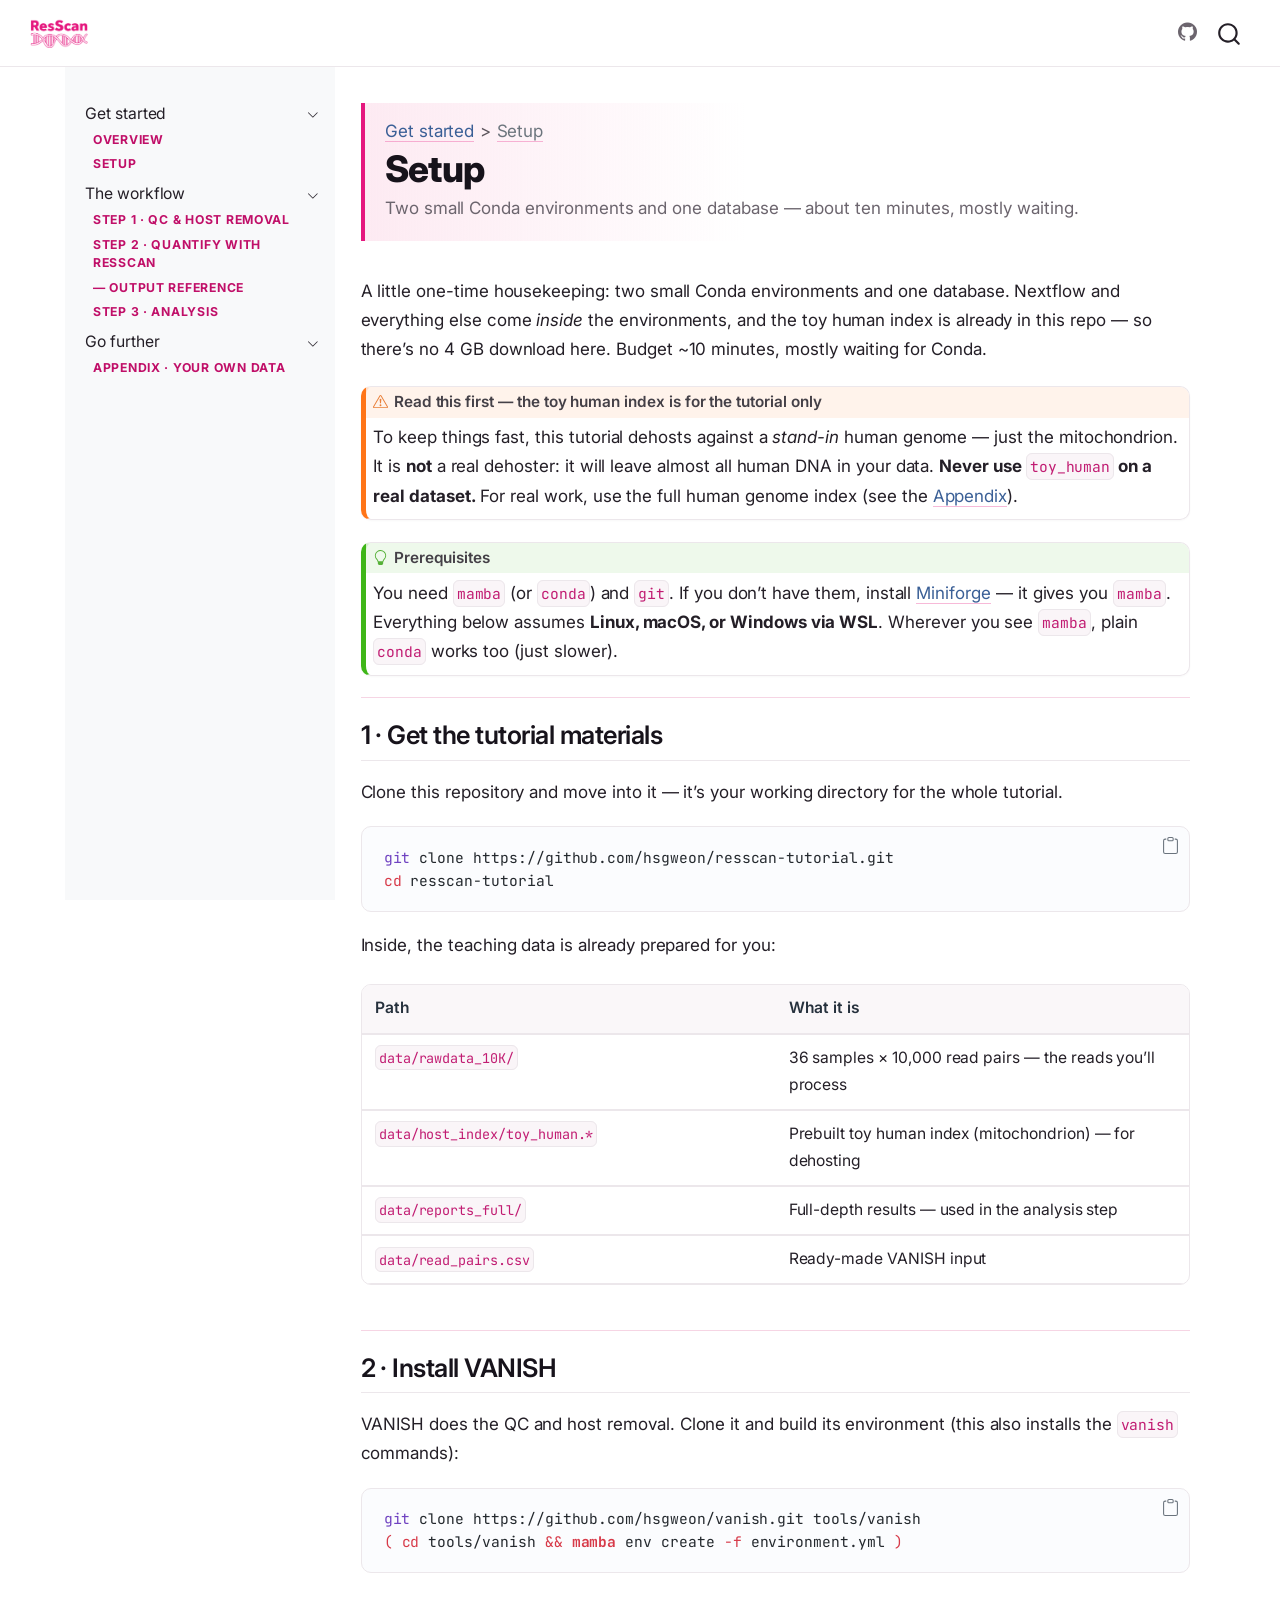
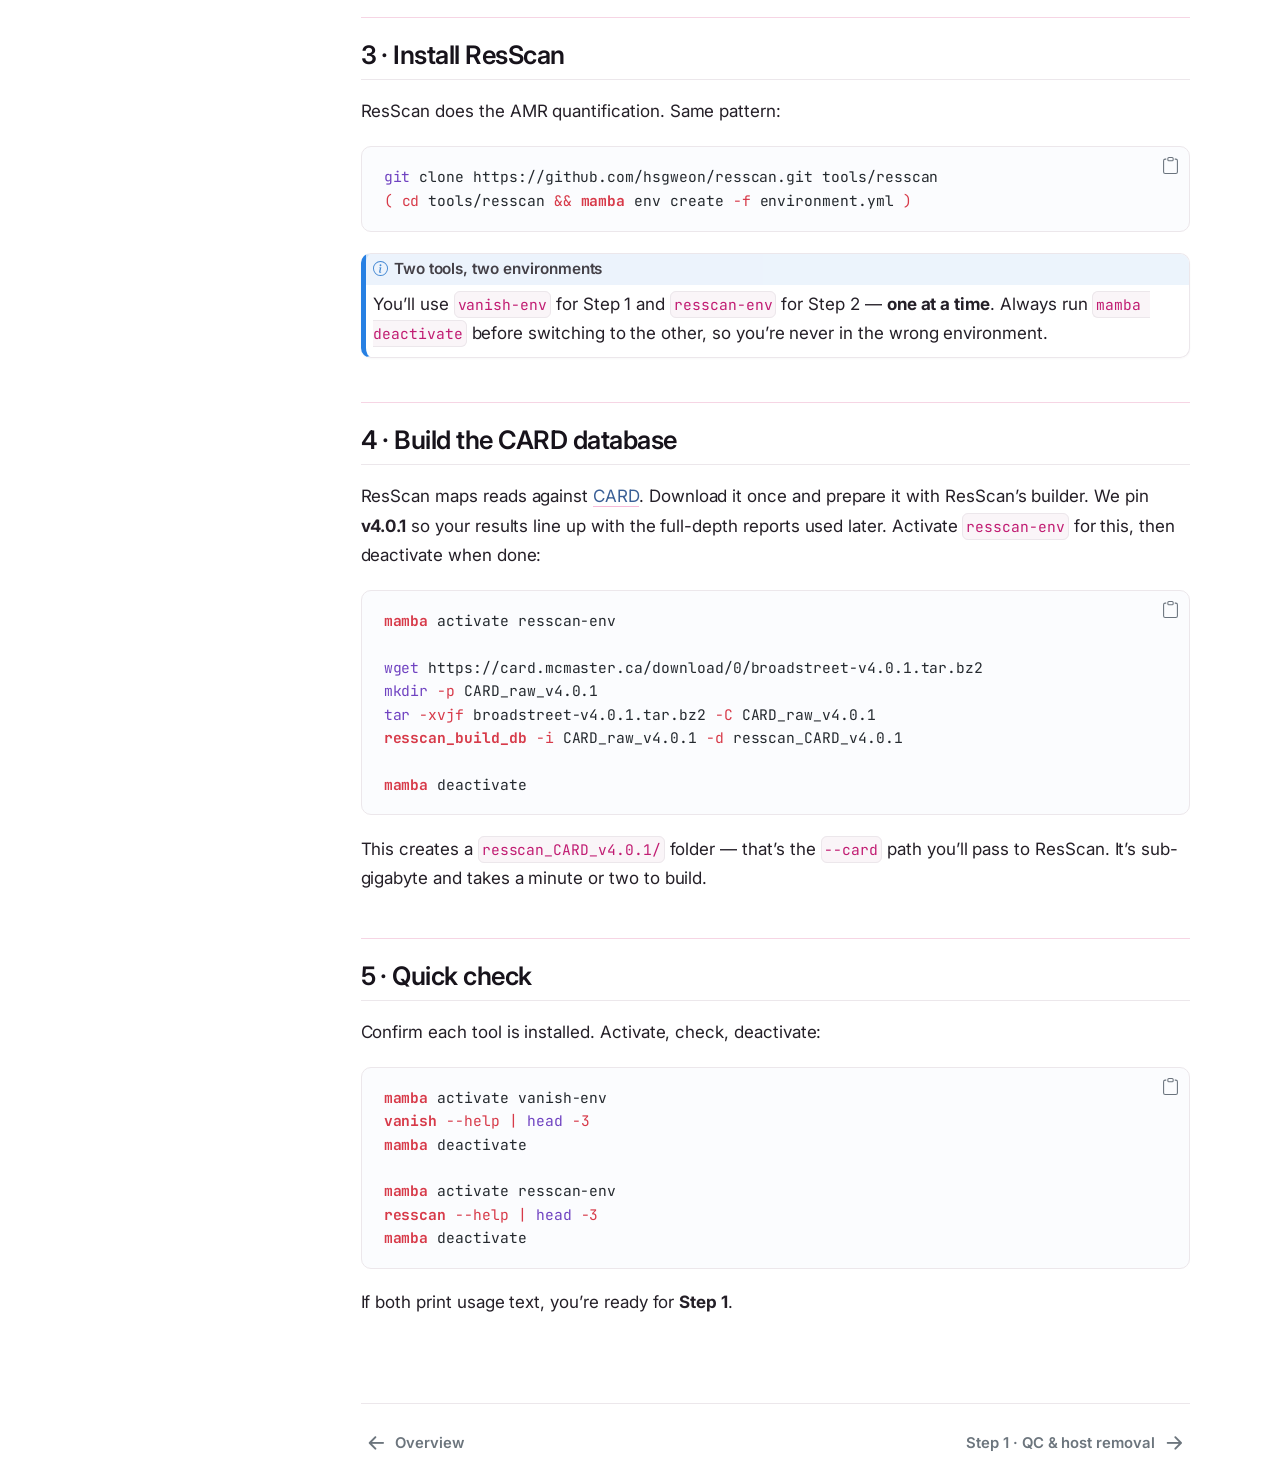
<file: docs/setup.html>
<!DOCTYPE html>
<html xmlns="http://www.w3.org/1999/xhtml" lang="en" xml:lang="en"><head>

<meta charset="utf-8">
<meta name="generator" content="quarto-1.10.18">

<meta name="viewport" content="width=device-width, initial-scale=1.0, user-scalable=yes">


<title>Setup – ResScan Tutorial</title>
<style>
/* Default styles provided by pandoc.
** See https://pandoc.org/MANUAL.html#variables-for-html for config info.
*/
span.smallcaps{font-variant: small-caps;}
div.columns{display: flex; gap: 1.5em;}
div.column{flex: auto;}
@media screen {
div.columns{gap: min(4vw, 1.5em);}
div.column{overflow-x: auto;}
}
div.hanging-indent{margin-left: 1.5em; text-indent: -1.5em;}
ul.task-list{list-style: none;}
ul.task-list li input[type="checkbox"] {
  width: 0.8em;
  margin: 0 0.8em 0.2em -1em; /* quarto-specific, see https://github.com/quarto-dev/quarto-cli/issues/4556 */ 
  vertical-align: middle;
}
/* CSS for syntax highlighting */
html { -webkit-text-size-adjust: 100%; }
pre > code.sourceCode { white-space: pre; position: relative; }
pre > code.sourceCode > span { display: inline-block; line-height: 1.25; }
pre > code.sourceCode > span:empty { height: 1.2em; }
.sourceCode { overflow: visible; }
code.sourceCode > span { color: inherit; text-decoration: inherit; }
div.sourceCode { margin: 1em 0; }
pre.sourceCode { margin: 0; }
@media screen {
div.sourceCode { overflow: auto; }
}
@media print {
pre > code.sourceCode { white-space: pre-wrap; }
pre > code.sourceCode > span { text-indent: -5em; padding-left: 5em; }
}
pre.numberSource code
  { counter-reset: source-line 0; }
pre.numberSource code > span
  { position: relative; left: -4em; counter-increment: source-line; }
pre.numberSource code > span > a:first-child::before
  { content: counter(source-line);
    position: relative; left: -1em; text-align: right; vertical-align: baseline;
    border: none; display: inline-block;
    -webkit-touch-callout: none; -webkit-user-select: none;
    -khtml-user-select: none; -moz-user-select: none;
    -ms-user-select: none; user-select: none;
    padding: 0 4px; width: 4em;
  }
pre.numberSource { margin-left: 3em;  padding-left: 4px; }
div.sourceCode
  {   }
@media screen {
pre > code.sourceCode > span > a:first-child::before { text-decoration: underline; }
}
</style>


<script src="site_libs/quarto-nav/quarto-nav.js"></script>
<script src="site_libs/clipboard/clipboard.min.js"></script>
<script src="site_libs/quarto-search/autocomplete.umd.js"></script>
<script src="site_libs/quarto-search/fuse.min.js"></script>
<script src="site_libs/quarto-search/quarto-search.js"></script>
<meta name="quarto:offset" content="./">
<link href="./vanish.html" rel="next">
<link href="./overview.html" rel="prev">
<link href="./favicon.png" rel="icon" type="image/png">
<script src="site_libs/quarto-html/quarto.js" type="module"></script>
<script src="site_libs/quarto-html/tabsets/tabsets.js" type="module"></script>
<script src="site_libs/quarto-html/popper.min.js"></script>
<script src="site_libs/quarto-html/tippy.umd.min.js"></script>
<script src="site_libs/quarto-html/anchor.min.js"></script>
<link href="site_libs/quarto-html/tippy.css" rel="stylesheet">
<link href="site_libs/quarto-html/quarto-syntax-highlighting-2caa1e2480b4fa786729bb69595b6e9c.css" rel="stylesheet" id="quarto-text-highlighting-styles">
<script src="site_libs/bootstrap/bootstrap.min.js"></script>
<link href="site_libs/bootstrap/bootstrap-icons.css" rel="stylesheet">
<link href="site_libs/bootstrap/bootstrap-21cac9702813ef82957ec0db438e7100.min.css" rel="stylesheet" append-hash="true" id="quarto-bootstrap" data-mode="light">
<script id="quarto-search-options" type="application/json">{
  "location": "navbar",
  "copy-button": false,
  "collapse-after": 3,
  "panel-placement": "end",
  "type": "overlay",
  "limit": 50,
  "keyboard-shortcut": [
    "f",
    "/",
    "s"
  ],
  "show-item-context": false,
  "language": {
    "search-no-results-text": "No results",
    "search-matching-documents-text": "matching documents",
    "search-copy-link-title": "Copy link to search",
    "search-hide-matches-text": "Hide additional matches",
    "search-more-match-text": "more match in this document",
    "search-more-matches-text": "more matches in this document",
    "search-clear-button-title": "Clear",
    "search-text-placeholder": "",
    "search-detached-cancel-button-title": "Cancel",
    "search-submit-button-title": "Submit",
    "search-label": "Search"
  }
}</script>


</head>

<body class="nav-sidebar floating nav-fixed fullcontent quarto-light">

<div id="quarto-search-results"></div>
  <header id="quarto-header" class="headroom fixed-top">
    <nav class="navbar navbar-expand-lg " data-bs-theme="dark">
      <div class="navbar-container container-fluid">
      <div class="navbar-brand-container mx-auto">
    <a href="./index.html" class="navbar-brand navbar-brand-logo">
    <img src="./logo/ResScanLogo_web.png" alt="ResScan" class="navbar-logo light-content">
    <img src="./logo/ResScanLogo_web.png" alt="ResScan" class="navbar-logo dark-content">
    </a>
    <a class="navbar-brand" href="./index.html">
    <span class="navbar-title">ResScan Tutorial</span>
    </a>
  </div>
            <div id="quarto-search" class="" title="Search"></div>
          <button class="navbar-toggler" type="button" data-bs-toggle="collapse" data-bs-target="#navbarCollapse" aria-controls="navbarCollapse" role="menu" aria-expanded="false" aria-label="Toggle navigation" onclick="if (window.quartoToggleHeadroom) { window.quartoToggleHeadroom(); }">
  <span class="navbar-toggler-icon"></span>
</button>
          <div class="collapse navbar-collapse" id="navbarCollapse">
            <ul class="navbar-nav navbar-nav-scroll ms-auto">
  <li class="nav-item compact">
    <a class="nav-link" href="https://github.com/hsgweon/resscan-tutorial"> <i class="bi bi-github" role="img" aria-label="GitHub repository">
</i> 
<span class="menu-text"></span></a>
  </li>  
</ul>
          </div> <!-- /navcollapse -->
            <div class="quarto-navbar-tools">
</div>
      </div> <!-- /container-fluid -->
    </nav>
  <nav class="quarto-secondary-nav">
    <div class="container-fluid d-flex">
      <button type="button" class="quarto-btn-toggle btn" data-bs-toggle="collapse" role="button" data-bs-target=".quarto-sidebar-collapse-item" aria-controls="quarto-sidebar" aria-expanded="false" aria-label="Toggle sidebar navigation" onclick="if (window.quartoToggleHeadroom) { window.quartoToggleHeadroom(); }">
        <i class="bi bi-layout-text-sidebar-reverse"></i>
      </button>
        <nav class="quarto-page-breadcrumbs" aria-label="breadcrumb"><ol class="breadcrumb"><li class="breadcrumb-item"><a href="./overview.html">Get started</a></li><li class="breadcrumb-item"><a href="./setup.html">Setup</a></li></ol></nav>
        <a class="flex-grow-1" role="navigation" data-bs-toggle="collapse" data-bs-target=".quarto-sidebar-collapse-item" aria-controls="quarto-sidebar" aria-expanded="false" aria-label="Toggle sidebar navigation" onclick="if (window.quartoToggleHeadroom) { window.quartoToggleHeadroom(); }">      
        </a>
    </div>
  </nav>
</header>
<!-- content -->
<div id="quarto-content" class="quarto-container page-columns page-rows-contents page-layout-article page-navbar">
<!-- sidebar -->
  <nav id="quarto-sidebar" class="sidebar collapse collapse-horizontal quarto-sidebar-collapse-item sidebar-navigation floating overflow-auto">
    <div class="sidebar-menu-container"> 
    <ul class="list-unstyled mt-1">
        <li class="sidebar-item sidebar-item-section">
      <div class="sidebar-item-container"> 
            <a class="sidebar-item-text sidebar-link text-start" data-bs-toggle="collapse" data-bs-target="#quarto-sidebar-section-1" role="navigation" aria-expanded="true">
 <span class="menu-text">Get started</span></a>
          <a class="sidebar-item-toggle text-start" data-bs-toggle="collapse" data-bs-target="#quarto-sidebar-section-1" role="navigation" aria-expanded="true" aria-label="Toggle section">
            <i class="bi bi-chevron-right ms-2"></i>
          </a> 
      </div>
      <ul id="quarto-sidebar-section-1" class="collapse list-unstyled sidebar-section depth1 show">  
          <li class="sidebar-item">
  <div class="sidebar-item-container"> 
  <a href="./overview.html" class="sidebar-item-text sidebar-link">
 <span class="menu-text">Overview</span></a>
  </div>
</li>
          <li class="sidebar-item">
  <div class="sidebar-item-container"> 
  <a href="./setup.html" class="sidebar-item-text sidebar-link active">
 <span class="menu-text">Setup</span></a>
  </div>
</li>
      </ul>
  </li>
        <li class="sidebar-item sidebar-item-section">
      <div class="sidebar-item-container"> 
            <a class="sidebar-item-text sidebar-link text-start" data-bs-toggle="collapse" data-bs-target="#quarto-sidebar-section-2" role="navigation" aria-expanded="true">
 <span class="menu-text">The workflow</span></a>
          <a class="sidebar-item-toggle text-start" data-bs-toggle="collapse" data-bs-target="#quarto-sidebar-section-2" role="navigation" aria-expanded="true" aria-label="Toggle section">
            <i class="bi bi-chevron-right ms-2"></i>
          </a> 
      </div>
      <ul id="quarto-sidebar-section-2" class="collapse list-unstyled sidebar-section depth1 show">  
          <li class="sidebar-item">
  <div class="sidebar-item-container"> 
  <a href="./vanish.html" class="sidebar-item-text sidebar-link">
 <span class="menu-text">Step 1 · QC &amp; host removal</span></a>
  </div>
</li>
          <li class="sidebar-item">
  <div class="sidebar-item-container"> 
  <a href="./resscan.html" class="sidebar-item-text sidebar-link">
 <span class="menu-text">Step 2 · Quantify with ResScan</span></a>
  </div>
</li>
          <li class="sidebar-item">
  <div class="sidebar-item-container"> 
  <a href="./output-reference.html" class="sidebar-item-text sidebar-link">
 <span class="menu-text">— Output reference</span></a>
  </div>
</li>
          <li class="sidebar-item">
  <div class="sidebar-item-container"> 
  <a href="./analysis.html" class="sidebar-item-text sidebar-link">
 <span class="menu-text">Step 3 · Analysis</span></a>
  </div>
</li>
      </ul>
  </li>
        <li class="sidebar-item sidebar-item-section">
      <div class="sidebar-item-container"> 
            <a class="sidebar-item-text sidebar-link text-start" data-bs-toggle="collapse" data-bs-target="#quarto-sidebar-section-3" role="navigation" aria-expanded="true">
 <span class="menu-text">Go further</span></a>
          <a class="sidebar-item-toggle text-start" data-bs-toggle="collapse" data-bs-target="#quarto-sidebar-section-3" role="navigation" aria-expanded="true" aria-label="Toggle section">
            <i class="bi bi-chevron-right ms-2"></i>
          </a> 
      </div>
      <ul id="quarto-sidebar-section-3" class="collapse list-unstyled sidebar-section depth1 show">  
          <li class="sidebar-item">
  <div class="sidebar-item-container"> 
  <a href="./appendix.html" class="sidebar-item-text sidebar-link">
 <span class="menu-text">Appendix · Your own data</span></a>
  </div>
</li>
      </ul>
  </li>
    </ul>
    </div>
</nav>
<div id="quarto-sidebar-glass" class="quarto-sidebar-collapse-item" data-bs-toggle="collapse" data-bs-target=".quarto-sidebar-collapse-item"></div>
<!-- margin-sidebar -->
    
<!-- main -->
<main class="content" id="quarto-document-content">

<header id="title-block-header" class="quarto-title-block default"><nav class="quarto-page-breadcrumbs quarto-title-breadcrumbs d-none d-lg-block" aria-label="breadcrumb"><ol class="breadcrumb"><li class="breadcrumb-item"><a href="./overview.html">Get started</a></li><li class="breadcrumb-item"><a href="./setup.html">Setup</a></li></ol></nav>
<div class="quarto-title">
<h1 class="title">Setup</h1>
<p class="subtitle lead">Two small Conda environments and one database — about ten minutes, mostly waiting.</p>
</div>



<div class="quarto-title-meta">

    
  
    
  </div>
  


</header>


<p>A little one-time housekeeping: two small Conda environments and one database. Nextflow and everything else come <em>inside</em> the environments, and the toy human index is already in this repo — so there’s no 4 GB download here. Budget ~10 minutes, mostly waiting for Conda.</p>
<div class="callout callout-style-default callout-warning callout-titled">
<div class="callout-header d-flex align-content-center">
<div class="callout-icon-container">
<i class="callout-icon"></i>
</div>
<div class="callout-title-container flex-fill">
<span class="screen-reader-only">Warning</span>Read this first — the toy human index is for the tutorial only
</div>
</div>
<div class="callout-body-container callout-body">
<p>To keep things fast, this tutorial dehosts against a <em>stand-in</em> human genome — just the mitochondrion. It is <strong>not</strong> a real dehoster: it will leave almost all human DNA in your data. <strong>Never use <code>toy_human</code> on a real dataset.</strong> For real work, use the full human genome index (see the <a href="./appendix.html">Appendix</a>).</p>
</div>
</div>
<div class="callout callout-style-default callout-tip callout-titled">
<div class="callout-header d-flex align-content-center">
<div class="callout-icon-container">
<i class="callout-icon"></i>
</div>
<div class="callout-title-container flex-fill">
<span class="screen-reader-only">Tip</span>Prerequisites
</div>
</div>
<div class="callout-body-container callout-body">
<p>You need <code>mamba</code> (or <code>conda</code>) and <code>git</code>. If you don’t have them, install <a href="https://github.com/conda-forge/miniforge">Miniforge</a> — it gives you <code>mamba</code>. Everything below assumes <strong>Linux, macOS, or Windows via WSL</strong>. Wherever you see <code>mamba</code>, plain <code>conda</code> works too (just slower).</p>
</div>
</div>
<section id="get-the-tutorial-materials" class="level2">
<h2 class="anchored" data-anchor-id="get-the-tutorial-materials">1 · Get the tutorial materials</h2>
<p>Clone this repository and move into it — it’s your working directory for the whole tutorial.</p>
<div class="code-copy-outer-scaffold"><div class="sourceCode" id="cb1"><pre class="sourceCode bash code-with-copy"><code class="sourceCode bash"><span id="cb1-1"><a href="#cb1-1" aria-hidden="true" tabindex="-1"></a><span class="fu">git</span> clone https://github.com/hsgweon/resscan-tutorial.git</span>
<span id="cb1-2"><a href="#cb1-2" aria-hidden="true" tabindex="-1"></a><span class="bu">cd</span> resscan-tutorial</span></code></pre></div><button title="Copy to Clipboard" class="code-copy-button"><i class="bi"></i></button></div>
<p>Inside, the teaching data is already prepared for you:</p>
<table class="caption-top table">
<colgroup>
<col style="width: 50%">
<col style="width: 50%">
</colgroup>
<thead>
<tr class="header">
<th>Path</th>
<th>What it is</th>
</tr>
</thead>
<tbody>
<tr class="odd">
<td><code>data/rawdata_10K/</code></td>
<td>36 samples × 10,000 read pairs — the reads you’ll process</td>
</tr>
<tr class="even">
<td><code>data/host_index/toy_human.*</code></td>
<td>Prebuilt toy human index (mitochondrion) — for dehosting</td>
</tr>
<tr class="odd">
<td><code>data/reports_full/</code></td>
<td>Full-depth results — used in the analysis step</td>
</tr>
<tr class="even">
<td><code>data/read_pairs.csv</code></td>
<td>Ready-made VANISH input</td>
</tr>
</tbody>
</table>
</section>
<section id="install-vanish" class="level2">
<h2 class="anchored" data-anchor-id="install-vanish">2 · Install VANISH</h2>
<p>VANISH does the QC and host removal. Clone it and build its environment (this also installs the <code>vanish</code> commands):</p>
<div class="code-copy-outer-scaffold"><div class="sourceCode" id="cb2"><pre class="sourceCode bash code-with-copy"><code class="sourceCode bash"><span id="cb2-1"><a href="#cb2-1" aria-hidden="true" tabindex="-1"></a><span class="fu">git</span> clone https://github.com/hsgweon/vanish.git tools/vanish</span>
<span id="cb2-2"><a href="#cb2-2" aria-hidden="true" tabindex="-1"></a><span class="kw">(</span> <span class="bu">cd</span> tools/vanish <span class="kw">&amp;&amp;</span> <span class="ex">mamba</span> env create <span class="at">-f</span> environment.yml <span class="kw">)</span></span></code></pre></div><button title="Copy to Clipboard" class="code-copy-button"><i class="bi"></i></button></div>
</section>
<section id="install-resscan" class="level2">
<h2 class="anchored" data-anchor-id="install-resscan">3 · Install ResScan</h2>
<p>ResScan does the AMR quantification. Same pattern:</p>
<div class="code-copy-outer-scaffold"><div class="sourceCode" id="cb3"><pre class="sourceCode bash code-with-copy"><code class="sourceCode bash"><span id="cb3-1"><a href="#cb3-1" aria-hidden="true" tabindex="-1"></a><span class="fu">git</span> clone https://github.com/hsgweon/resscan.git tools/resscan</span>
<span id="cb3-2"><a href="#cb3-2" aria-hidden="true" tabindex="-1"></a><span class="kw">(</span> <span class="bu">cd</span> tools/resscan <span class="kw">&amp;&amp;</span> <span class="ex">mamba</span> env create <span class="at">-f</span> environment.yml <span class="kw">)</span></span></code></pre></div><button title="Copy to Clipboard" class="code-copy-button"><i class="bi"></i></button></div>
<div class="callout callout-style-default callout-note callout-titled">
<div class="callout-header d-flex align-content-center">
<div class="callout-icon-container">
<i class="callout-icon"></i>
</div>
<div class="callout-title-container flex-fill">
<span class="screen-reader-only">Note</span>Two tools, two environments
</div>
</div>
<div class="callout-body-container callout-body">
<p>You’ll use <code>vanish-env</code> for Step 1 and <code>resscan-env</code> for Step 2 — <strong>one at a time</strong>. Always run <code>mamba deactivate</code> before switching to the other, so you’re never in the wrong environment.</p>
</div>
</div>
</section>
<section id="build-the-card-database" class="level2">
<h2 class="anchored" data-anchor-id="build-the-card-database">4 · Build the CARD database</h2>
<p>ResScan maps reads against <a href="https://card.mcmaster.ca/">CARD</a>. Download it once and prepare it with ResScan’s builder. We pin <strong>v4.0.1</strong> so your results line up with the full-depth reports used later. Activate <code>resscan-env</code> for this, then deactivate when done:</p>
<div class="code-copy-outer-scaffold"><div class="sourceCode" id="cb4"><pre class="sourceCode bash code-with-copy"><code class="sourceCode bash"><span id="cb4-1"><a href="#cb4-1" aria-hidden="true" tabindex="-1"></a><span class="ex">mamba</span> activate resscan-env</span>
<span id="cb4-2"><a href="#cb4-2" aria-hidden="true" tabindex="-1"></a></span>
<span id="cb4-3"><a href="#cb4-3" aria-hidden="true" tabindex="-1"></a><span class="fu">wget</span> https://card.mcmaster.ca/download/0/broadstreet-v4.0.1.tar.bz2</span>
<span id="cb4-4"><a href="#cb4-4" aria-hidden="true" tabindex="-1"></a><span class="fu">mkdir</span> <span class="at">-p</span> CARD_raw_v4.0.1</span>
<span id="cb4-5"><a href="#cb4-5" aria-hidden="true" tabindex="-1"></a><span class="fu">tar</span> <span class="at">-xvjf</span> broadstreet-v4.0.1.tar.bz2 <span class="at">-C</span> CARD_raw_v4.0.1</span>
<span id="cb4-6"><a href="#cb4-6" aria-hidden="true" tabindex="-1"></a><span class="ex">resscan_build_db</span> <span class="at">-i</span> CARD_raw_v4.0.1 <span class="at">-d</span> resscan_CARD_v4.0.1</span>
<span id="cb4-7"><a href="#cb4-7" aria-hidden="true" tabindex="-1"></a></span>
<span id="cb4-8"><a href="#cb4-8" aria-hidden="true" tabindex="-1"></a><span class="ex">mamba</span> deactivate</span></code></pre></div><button title="Copy to Clipboard" class="code-copy-button"><i class="bi"></i></button></div>
<p>This creates a <code>resscan_CARD_v4.0.1/</code> folder — that’s the <code>--card</code> path you’ll pass to ResScan. It’s sub-gigabyte and takes a minute or two to build.</p>
</section>
<section id="quick-check" class="level2">
<h2 class="anchored" data-anchor-id="quick-check">5 · Quick check</h2>
<p>Confirm each tool is installed. Activate, check, deactivate:</p>
<div class="code-copy-outer-scaffold"><div class="sourceCode" id="cb5"><pre class="sourceCode bash code-with-copy"><code class="sourceCode bash"><span id="cb5-1"><a href="#cb5-1" aria-hidden="true" tabindex="-1"></a><span class="ex">mamba</span> activate vanish-env</span>
<span id="cb5-2"><a href="#cb5-2" aria-hidden="true" tabindex="-1"></a><span class="ex">vanish</span> <span class="at">--help</span> <span class="kw">|</span> <span class="fu">head</span> <span class="at">-3</span></span>
<span id="cb5-3"><a href="#cb5-3" aria-hidden="true" tabindex="-1"></a><span class="ex">mamba</span> deactivate</span>
<span id="cb5-4"><a href="#cb5-4" aria-hidden="true" tabindex="-1"></a></span>
<span id="cb5-5"><a href="#cb5-5" aria-hidden="true" tabindex="-1"></a><span class="ex">mamba</span> activate resscan-env</span>
<span id="cb5-6"><a href="#cb5-6" aria-hidden="true" tabindex="-1"></a><span class="ex">resscan</span> <span class="at">--help</span> <span class="kw">|</span> <span class="fu">head</span> <span class="at">-3</span></span>
<span id="cb5-7"><a href="#cb5-7" aria-hidden="true" tabindex="-1"></a><span class="ex">mamba</span> deactivate</span></code></pre></div><button title="Copy to Clipboard" class="code-copy-button"><i class="bi"></i></button></div>
<p>If both print usage text, you’re ready for <strong>Step 1</strong>.</p>


</section>

<a onclick="window.scrollTo(0, 0); return false;" role="button" id="quarto-back-to-top"><i class="bi bi-arrow-up"></i> Back to top</a></main> <!-- /main -->
<script id="quarto-html-after-body" type="application/javascript">
  window.document.addEventListener("DOMContentLoaded", function (event) {
    const icon = "";
    const anchorJS = new window.AnchorJS();
    anchorJS.options = {
      placement: 'right',
      icon: icon
    };
    anchorJS.add('.anchored');
    const isCodeAnnotation = (el) => {
      for (const clz of el.classList) {
        if (clz.startsWith('code-annotation-')) {                     
          return true;
        }
      }
      return false;
    }
    const onCopySuccess = function(e) {
      // button target
      const button = e.trigger;
      // don't keep focus
      button.blur();
      // flash "checked"
      button.classList.add('code-copy-button-checked');
      var currentTitle = button.getAttribute("title");
      button.setAttribute("title", "Copied!");
      let tooltip;
      if (window.bootstrap) {
        button.setAttribute("data-bs-toggle", "tooltip");
        button.setAttribute("data-bs-placement", "left");
        button.setAttribute("data-bs-title", "Copied!");
        tooltip = new bootstrap.Tooltip(button, 
          { trigger: "manual", 
            customClass: "code-copy-button-tooltip",
            offset: [0, -8]});
        tooltip.show();    
      }
      setTimeout(function() {
        if (tooltip) {
          tooltip.hide();
          button.removeAttribute("data-bs-title");
          button.removeAttribute("data-bs-toggle");
          button.removeAttribute("data-bs-placement");
        }
        button.setAttribute("title", currentTitle);
        button.classList.remove('code-copy-button-checked');
      }, 1000);
      // clear code selection
      e.clearSelection();
    }
    const getTextToCopy = function(trigger) {
      const outerScaffold = trigger.parentElement.cloneNode(true);
      const codeEl = outerScaffold.querySelector('code');
      for (const childEl of codeEl.children) {
        if (isCodeAnnotation(childEl)) {
          childEl.remove();
        }
      }
      return codeEl.innerText;
    }
    const clipboard = new window.ClipboardJS('.code-copy-button:not([data-in-quarto-modal])', {
      text: getTextToCopy
    });
    clipboard.on('success', onCopySuccess);
    if (window.document.getElementById('quarto-embedded-source-code-modal')) {
      const clipboardModal = new window.ClipboardJS('.code-copy-button[data-in-quarto-modal]', {
        text: getTextToCopy,
        container: window.document.getElementById('quarto-embedded-source-code-modal')
      });
      clipboardModal.on('success', onCopySuccess);
    }
      var localhostRegex = new RegExp(/^(?:http|https):\/\/localhost\:?[0-9]*\//);
      var mailtoRegex = new RegExp(/^mailto:/);
        var filterRegex = new RegExp("https:\/\/hsgweon\.github\.io\/resscan-tutorial");
      var isInternal = (href) => {
          return filterRegex.test(href) || localhostRegex.test(href) || mailtoRegex.test(href);
      }
      // Inspect non-navigation links and adorn them if external
     var links = window.document.querySelectorAll('a[href]:not(.nav-link):not(.navbar-brand):not(.toc-action):not(.sidebar-link):not(.sidebar-item-toggle):not(.pagination-link):not(.no-external):not([aria-hidden]):not(.dropdown-item):not(.quarto-navigation-tool):not(.about-link)');
      for (var i=0; i<links.length; i++) {
        const link = links[i];
        if (!isInternal(link.href)) {
          // undo the damage that might have been done by quarto-nav.js in the case of
          // links that we want to consider external
          if (link.dataset.originalHref !== undefined) {
            link.href = link.dataset.originalHref;
          }
        }
      }
    function tippyHover(el, contentFn, onTriggerFn, onUntriggerFn) {
      const config = {
        allowHTML: true,
        maxWidth: 500,
        delay: 100,
        arrow: false,
        appendTo: function(el) {
            return el.parentElement;
        },
        interactive: true,
        interactiveBorder: 10,
        theme: 'quarto',
        placement: 'bottom-start',
      };
      if (contentFn) {
        config.content = contentFn;
      }
      if (onTriggerFn) {
        config.onTrigger = onTriggerFn;
      }
      if (onUntriggerFn) {
        config.onUntrigger = onUntriggerFn;
      }
      window.tippy(el, config); 
    }
    const noterefs = window.document.querySelectorAll('a[role="doc-noteref"]');
    for (var i=0; i<noterefs.length; i++) {
      const ref = noterefs[i];
      tippyHover(ref, function() {
        // use id or data attribute instead here
        let href = ref.getAttribute('data-footnote-href') || ref.getAttribute('href');
        try { href = new URL(href).hash; } catch {}
        const id = href.replace(/^#\/?/, "");
        const note = window.document.getElementById(id);
        if (note) {
          return note.innerHTML;
        } else {
          return "";
        }
      });
    }
    const xrefs = window.document.querySelectorAll('a.quarto-xref');
    const processXRef = (id, note) => {
      // Strip column container classes
      const stripColumnClz = (el) => {
        el.classList.remove("page-full", "page-columns");
        if (el.children) {
          for (const child of el.children) {
            stripColumnClz(child);
          }
        }
      }
      stripColumnClz(note)
      if (id === null || id.startsWith('sec-')) {
        // Special case sections, only their first couple elements
        const container = document.createElement("div");
        if (note.children && note.children.length > 2) {
          container.appendChild(note.children[0].cloneNode(true));
          for (let i = 1; i < note.children.length; i++) {
            const child = note.children[i];
            if (child.tagName === "P" && child.innerText === "") {
              continue;
            } else {
              container.appendChild(child.cloneNode(true));
              break;
            }
          }
          if (window.Quarto?.typesetMath) {
            window.Quarto.typesetMath(container);
          }
          return container.innerHTML
        } else {
          if (window.Quarto?.typesetMath) {
            window.Quarto.typesetMath(note);
          }
          return note.innerHTML;
        }
      } else {
        // Remove any anchor links if they are present
        const anchorLink = note.querySelector('a.anchorjs-link');
        if (anchorLink) {
          anchorLink.remove();
        }
        if (window.Quarto?.typesetMath) {
          window.Quarto.typesetMath(note);
        }
        if (note.classList.contains("callout")) {
          return note.outerHTML;
        } else {
          return note.innerHTML;
        }
      }
    }
    for (var i=0; i<xrefs.length; i++) {
      const xref = xrefs[i];
      tippyHover(xref, undefined, function(instance) {
        instance.disable();
        let url = xref.getAttribute('href');
        let hash = undefined; 
        if (url.startsWith('#')) {
          hash = url;
        } else {
          try { hash = new URL(url).hash; } catch {}
        }
        if (hash) {
          const id = hash.replace(/^#\/?/, "");
          const note = window.document.getElementById(id);
          if (note !== null) {
            try {
              const html = processXRef(id, note.cloneNode(true));
              instance.setContent(html);
            } finally {
              instance.enable();
              instance.show();
            }
          } else {
            // See if we can fetch this
            fetch(url.split('#')[0])
            .then(res => res.text())
            .then(html => {
              const parser = new DOMParser();
              const htmlDoc = parser.parseFromString(html, "text/html");
              const note = htmlDoc.getElementById(id);
              if (note !== null) {
                const html = processXRef(id, note);
                instance.setContent(html);
              } 
            }).finally(() => {
              instance.enable();
              instance.show();
            });
          }
        } else {
          // See if we can fetch a full url (with no hash to target)
          // This is a special case and we should probably do some content thinning / targeting
          fetch(url)
          .then(res => res.text())
          .then(html => {
            const parser = new DOMParser();
            const htmlDoc = parser.parseFromString(html, "text/html");
            const note = htmlDoc.querySelector('main.content');
            if (note !== null) {
              // This should only happen for chapter cross references
              // (since there is no id in the URL)
              // remove the first header
              if (note.children.length > 0 && note.children[0].tagName === "HEADER") {
                note.children[0].remove();
              }
              const html = processXRef(null, note);
              instance.setContent(html);
            } 
          }).finally(() => {
            instance.enable();
            instance.show();
          });
        }
      }, function(instance) {
      });
    }
        let selectedAnnoteEl;
        const selectorForAnnotation = ( cell, annotation) => {
          let cellAttr = 'data-code-cell="' + cell + '"';
          let lineAttr = 'data-code-annotation="' +  annotation + '"';
          const selector = 'span[' + cellAttr + '][' + lineAttr + ']';
          return selector;
        }
        const selectCodeLines = (annoteEl) => {
          const doc = window.document;
          const targetCell = annoteEl.getAttribute("data-target-cell");
          const targetAnnotation = annoteEl.getAttribute("data-target-annotation");
          const annoteSpan = window.document.querySelector(selectorForAnnotation(targetCell, targetAnnotation));
          const lines = annoteSpan.getAttribute("data-code-lines").split(",");
          const lineIds = lines.map((line) => {
            return targetCell + "-" + line;
          })
          let top = null;
          let height = null;
          let parent = null;
          if (lineIds.length > 0) {
              //compute the position of the single el (top and bottom and make a div)
              const el = window.document.getElementById(lineIds[0]);
              top = el.offsetTop;
              height = el.offsetHeight;
              parent = el.parentElement.parentElement;
            if (lineIds.length > 1) {
              const lastEl = window.document.getElementById(lineIds[lineIds.length - 1]);
              const bottom = lastEl.offsetTop + lastEl.offsetHeight;
              height = bottom - top;
            }
            if (top !== null && height !== null && parent !== null) {
              // cook up a div (if necessary) and position it 
              let div = window.document.getElementById("code-annotation-line-highlight");
              if (div === null) {
                div = window.document.createElement("div");
                div.setAttribute("id", "code-annotation-line-highlight");
                div.style.position = 'absolute';
                parent.appendChild(div);
              }
              div.style.top = top - 2 + "px";
              div.style.height = height + 4 + "px";
              div.style.left = 0;
              let gutterDiv = window.document.getElementById("code-annotation-line-highlight-gutter");
              if (gutterDiv === null) {
                gutterDiv = window.document.createElement("div");
                gutterDiv.setAttribute("id", "code-annotation-line-highlight-gutter");
                gutterDiv.style.position = 'absolute';
                const codeCell = window.document.getElementById(targetCell);
                const gutter = codeCell.querySelector('.code-annotation-gutter');
                gutter.appendChild(gutterDiv);
              }
              gutterDiv.style.top = top - 2 + "px";
              gutterDiv.style.height = height + 4 + "px";
            }
            selectedAnnoteEl = annoteEl;
          }
        };
        const unselectCodeLines = () => {
          const elementsIds = ["code-annotation-line-highlight", "code-annotation-line-highlight-gutter"];
          elementsIds.forEach((elId) => {
            const div = window.document.getElementById(elId);
            if (div) {
              div.remove();
            }
          });
          selectedAnnoteEl = undefined;
        };
          // Handle positioning of the toggle
      window.addEventListener(
        "resize",
        throttle(() => {
          elRect = undefined;
          if (selectedAnnoteEl) {
            selectCodeLines(selectedAnnoteEl);
          }
        }, 10)
      );
      function throttle(fn, ms) {
      let throttle = false;
      let timer;
        return (...args) => {
          if(!throttle) { // first call gets through
              fn.apply(this, args);
              throttle = true;
          } else { // all the others get throttled
              if(timer) clearTimeout(timer); // cancel #2
              timer = setTimeout(() => {
                fn.apply(this, args);
                timer = throttle = false;
              }, ms);
          }
        };
      }
        // Attach click handler to the DT
        const annoteDls = window.document.querySelectorAll('dt[data-target-cell]');
        for (const annoteDlNode of annoteDls) {
          annoteDlNode.addEventListener('click', (event) => {
            const clickedEl = event.target;
            if (clickedEl !== selectedAnnoteEl) {
              unselectCodeLines();
              const activeEl = window.document.querySelector('dt[data-target-cell].code-annotation-active');
              if (activeEl) {
                activeEl.classList.remove('code-annotation-active');
              }
              selectCodeLines(clickedEl);
              clickedEl.classList.add('code-annotation-active');
            } else {
              // Unselect the line
              unselectCodeLines();
              clickedEl.classList.remove('code-annotation-active');
            }
          });
        }
    const findCites = (el) => {
      const parentEl = el.parentElement;
      if (parentEl) {
        const cites = parentEl.dataset.cites;
        if (cites) {
          return {
            el,
            cites: cites.split(' ')
          };
        } else {
          return findCites(el.parentElement)
        }
      } else {
        return undefined;
      }
    };
    var bibliorefs = window.document.querySelectorAll('a[role="doc-biblioref"]');
    for (var i=0; i<bibliorefs.length; i++) {
      const ref = bibliorefs[i];
      const citeInfo = findCites(ref);
      if (citeInfo) {
        tippyHover(citeInfo.el, function() {
          var popup = window.document.createElement('div');
          citeInfo.cites.forEach(function(cite) {
            var citeDiv = window.document.createElement('div');
            citeDiv.classList.add('hanging-indent');
            citeDiv.classList.add('csl-entry');
            var biblioDiv = window.document.getElementById('ref-' + cite);
            if (biblioDiv) {
              citeDiv.innerHTML = biblioDiv.innerHTML;
            }
            popup.appendChild(citeDiv);
          });
          return popup.innerHTML;
        });
      }
    }
  });
  </script>
<nav class="page-navigation">
  <div class="nav-page nav-page-previous">
      <a href="./overview.html" class="pagination-link" aria-label="Overview">
        <i class="bi bi-arrow-left-short"></i> <span class="nav-page-text">Overview</span>
      </a>          
  </div>
  <div class="nav-page nav-page-next">
      <a href="./vanish.html" class="pagination-link" aria-label="Step 1 · QC &amp;amp; host removal">
        <span class="nav-page-text">Step 1 · QC &amp; host removal</span> <i class="bi bi-arrow-right-short"></i>
      </a>
  </div>
</nav>
</div> <!-- /content -->




</body></html>
</file>
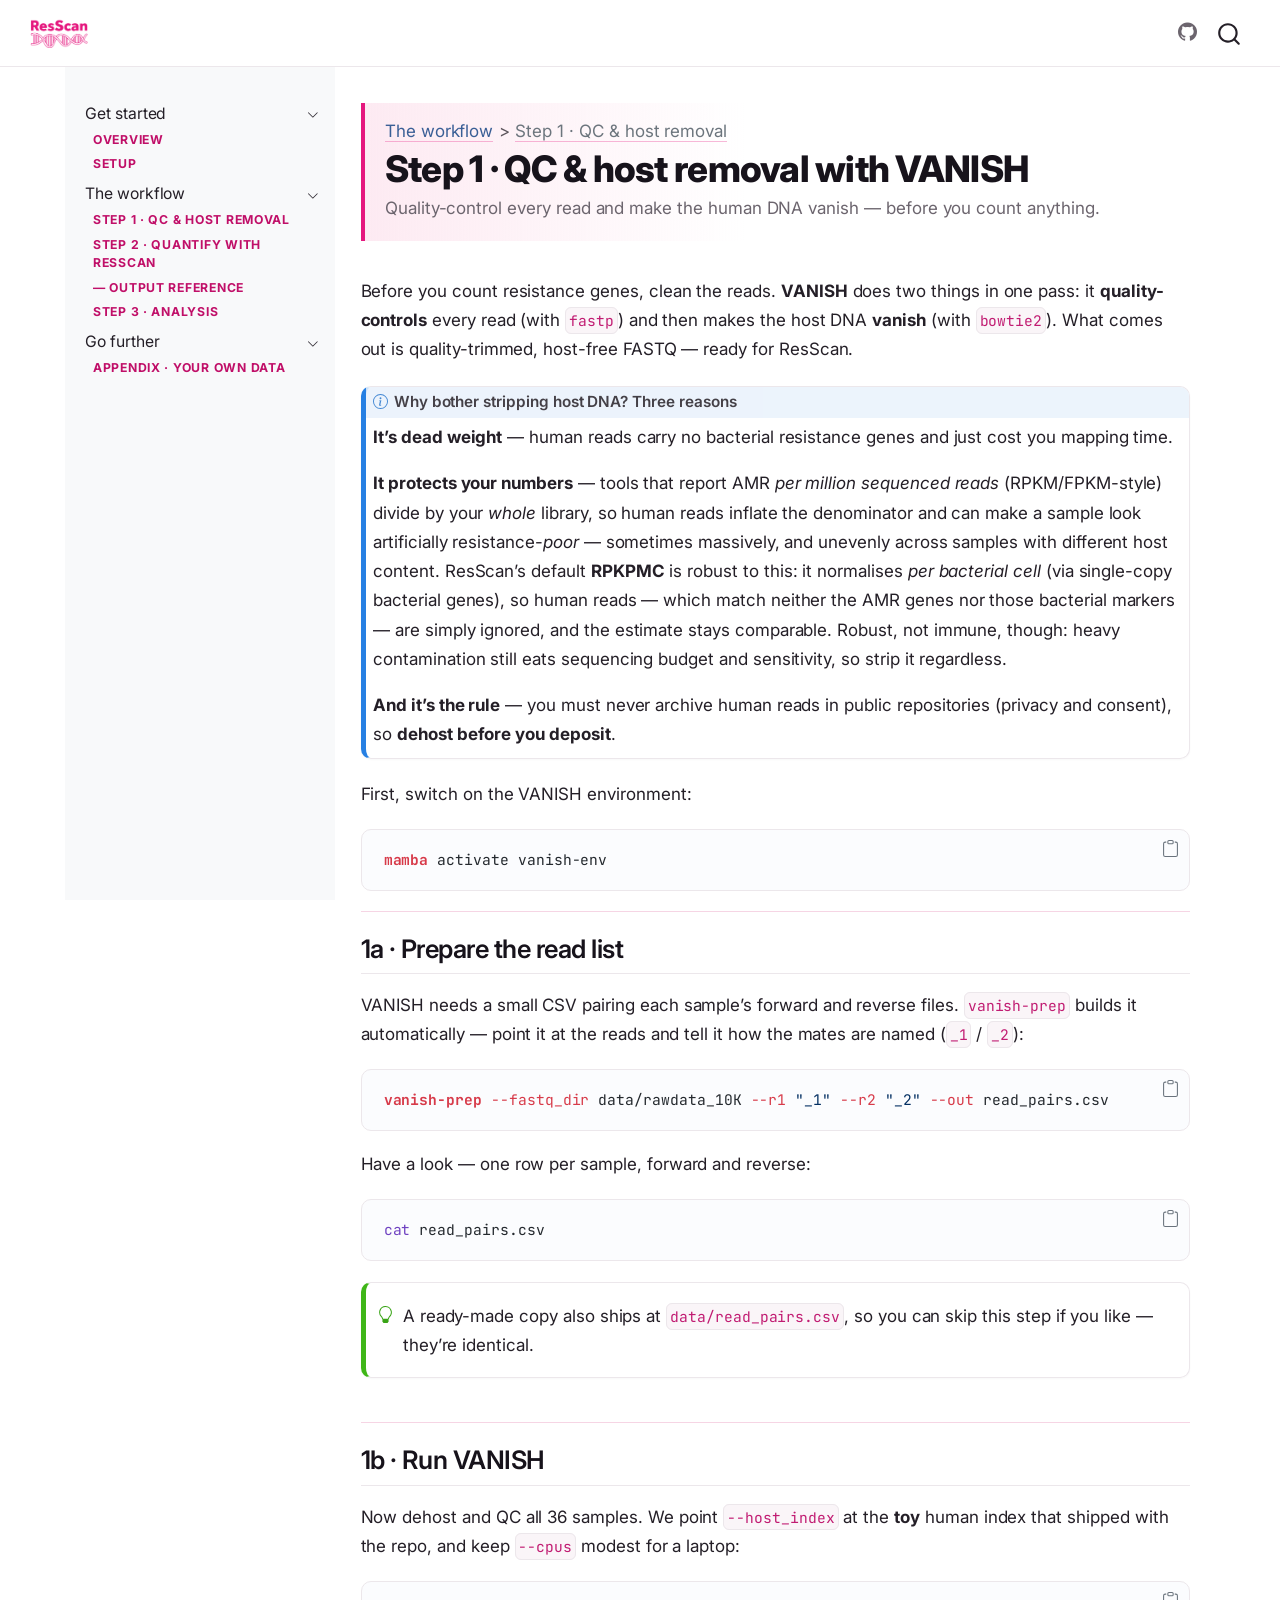
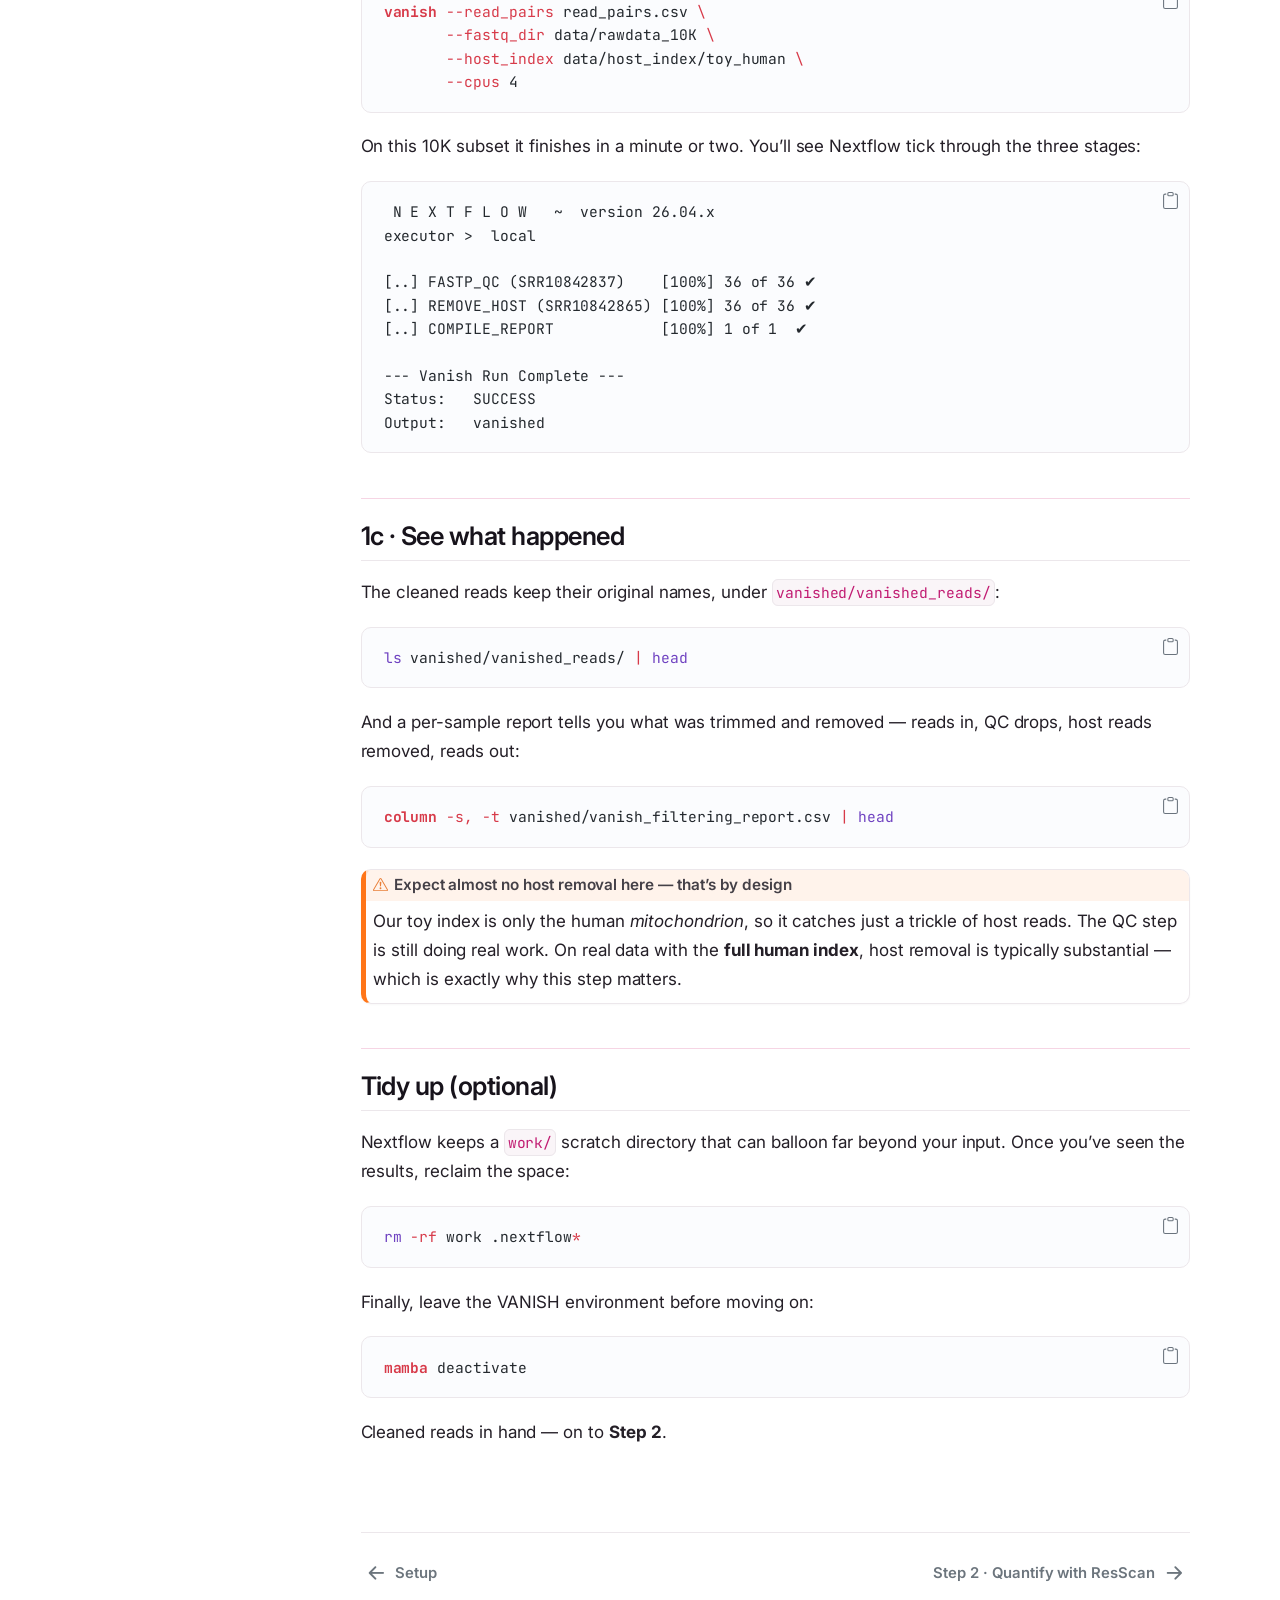
<file: docs/vanish.html>
<!DOCTYPE html>
<html xmlns="http://www.w3.org/1999/xhtml" lang="en" xml:lang="en"><head>

<meta charset="utf-8">
<meta name="generator" content="quarto-1.10.18">

<meta name="viewport" content="width=device-width, initial-scale=1.0, user-scalable=yes">


<title>Step 1 · QC &amp; host removal with VANISH – ResScan Tutorial</title>
<style>
/* Default styles provided by pandoc.
** See https://pandoc.org/MANUAL.html#variables-for-html for config info.
*/
span.smallcaps{font-variant: small-caps;}
div.columns{display: flex; gap: 1.5em;}
div.column{flex: auto;}
@media screen {
div.columns{gap: min(4vw, 1.5em);}
div.column{overflow-x: auto;}
}
div.hanging-indent{margin-left: 1.5em; text-indent: -1.5em;}
ul.task-list{list-style: none;}
ul.task-list li input[type="checkbox"] {
  width: 0.8em;
  margin: 0 0.8em 0.2em -1em; /* quarto-specific, see https://github.com/quarto-dev/quarto-cli/issues/4556 */ 
  vertical-align: middle;
}
/* CSS for syntax highlighting */
html { -webkit-text-size-adjust: 100%; }
pre > code.sourceCode { white-space: pre; position: relative; }
pre > code.sourceCode > span { display: inline-block; line-height: 1.25; }
pre > code.sourceCode > span:empty { height: 1.2em; }
.sourceCode { overflow: visible; }
code.sourceCode > span { color: inherit; text-decoration: inherit; }
div.sourceCode { margin: 1em 0; }
pre.sourceCode { margin: 0; }
@media screen {
div.sourceCode { overflow: auto; }
}
@media print {
pre > code.sourceCode { white-space: pre-wrap; }
pre > code.sourceCode > span { text-indent: -5em; padding-left: 5em; }
}
pre.numberSource code
  { counter-reset: source-line 0; }
pre.numberSource code > span
  { position: relative; left: -4em; counter-increment: source-line; }
pre.numberSource code > span > a:first-child::before
  { content: counter(source-line);
    position: relative; left: -1em; text-align: right; vertical-align: baseline;
    border: none; display: inline-block;
    -webkit-touch-callout: none; -webkit-user-select: none;
    -khtml-user-select: none; -moz-user-select: none;
    -ms-user-select: none; user-select: none;
    padding: 0 4px; width: 4em;
  }
pre.numberSource { margin-left: 3em;  padding-left: 4px; }
div.sourceCode
  {   }
@media screen {
pre > code.sourceCode > span > a:first-child::before { text-decoration: underline; }
}
</style>


<script src="site_libs/quarto-nav/quarto-nav.js"></script>
<script src="site_libs/clipboard/clipboard.min.js"></script>
<script src="site_libs/quarto-search/autocomplete.umd.js"></script>
<script src="site_libs/quarto-search/fuse.min.js"></script>
<script src="site_libs/quarto-search/quarto-search.js"></script>
<meta name="quarto:offset" content="./">
<link href="./resscan.html" rel="next">
<link href="./setup.html" rel="prev">
<link href="./favicon.png" rel="icon" type="image/png">
<script src="site_libs/quarto-html/quarto.js" type="module"></script>
<script src="site_libs/quarto-html/tabsets/tabsets.js" type="module"></script>
<script src="site_libs/quarto-html/popper.min.js"></script>
<script src="site_libs/quarto-html/tippy.umd.min.js"></script>
<script src="site_libs/quarto-html/anchor.min.js"></script>
<link href="site_libs/quarto-html/tippy.css" rel="stylesheet">
<link href="site_libs/quarto-html/quarto-syntax-highlighting-2caa1e2480b4fa786729bb69595b6e9c.css" rel="stylesheet" id="quarto-text-highlighting-styles">
<script src="site_libs/bootstrap/bootstrap.min.js"></script>
<link href="site_libs/bootstrap/bootstrap-icons.css" rel="stylesheet">
<link href="site_libs/bootstrap/bootstrap-21cac9702813ef82957ec0db438e7100.min.css" rel="stylesheet" append-hash="true" id="quarto-bootstrap" data-mode="light">
<script id="quarto-search-options" type="application/json">{
  "location": "navbar",
  "copy-button": false,
  "collapse-after": 3,
  "panel-placement": "end",
  "type": "overlay",
  "limit": 50,
  "keyboard-shortcut": [
    "f",
    "/",
    "s"
  ],
  "show-item-context": false,
  "language": {
    "search-no-results-text": "No results",
    "search-matching-documents-text": "matching documents",
    "search-copy-link-title": "Copy link to search",
    "search-hide-matches-text": "Hide additional matches",
    "search-more-match-text": "more match in this document",
    "search-more-matches-text": "more matches in this document",
    "search-clear-button-title": "Clear",
    "search-text-placeholder": "",
    "search-detached-cancel-button-title": "Cancel",
    "search-submit-button-title": "Submit",
    "search-label": "Search"
  }
}</script>


</head>

<body class="nav-sidebar floating nav-fixed fullcontent quarto-light">

<div id="quarto-search-results"></div>
  <header id="quarto-header" class="headroom fixed-top">
    <nav class="navbar navbar-expand-lg " data-bs-theme="dark">
      <div class="navbar-container container-fluid">
      <div class="navbar-brand-container mx-auto">
    <a href="./index.html" class="navbar-brand navbar-brand-logo">
    <img src="./logo/ResScanLogo_web.png" alt="ResScan" class="navbar-logo light-content">
    <img src="./logo/ResScanLogo_web.png" alt="ResScan" class="navbar-logo dark-content">
    </a>
    <a class="navbar-brand" href="./index.html">
    <span class="navbar-title">ResScan Tutorial</span>
    </a>
  </div>
            <div id="quarto-search" class="" title="Search"></div>
          <button class="navbar-toggler" type="button" data-bs-toggle="collapse" data-bs-target="#navbarCollapse" aria-controls="navbarCollapse" role="menu" aria-expanded="false" aria-label="Toggle navigation" onclick="if (window.quartoToggleHeadroom) { window.quartoToggleHeadroom(); }">
  <span class="navbar-toggler-icon"></span>
</button>
          <div class="collapse navbar-collapse" id="navbarCollapse">
            <ul class="navbar-nav navbar-nav-scroll ms-auto">
  <li class="nav-item compact">
    <a class="nav-link" href="https://github.com/hsgweon/resscan-tutorial"> <i class="bi bi-github" role="img" aria-label="GitHub repository">
</i> 
<span class="menu-text"></span></a>
  </li>  
</ul>
          </div> <!-- /navcollapse -->
            <div class="quarto-navbar-tools">
</div>
      </div> <!-- /container-fluid -->
    </nav>
  <nav class="quarto-secondary-nav">
    <div class="container-fluid d-flex">
      <button type="button" class="quarto-btn-toggle btn" data-bs-toggle="collapse" role="button" data-bs-target=".quarto-sidebar-collapse-item" aria-controls="quarto-sidebar" aria-expanded="false" aria-label="Toggle sidebar navigation" onclick="if (window.quartoToggleHeadroom) { window.quartoToggleHeadroom(); }">
        <i class="bi bi-layout-text-sidebar-reverse"></i>
      </button>
        <nav class="quarto-page-breadcrumbs" aria-label="breadcrumb"><ol class="breadcrumb"><li class="breadcrumb-item"><a href="./vanish.html">The workflow</a></li><li class="breadcrumb-item"><a href="./vanish.html">Step 1 · QC &amp; host removal</a></li></ol></nav>
        <a class="flex-grow-1" role="navigation" data-bs-toggle="collapse" data-bs-target=".quarto-sidebar-collapse-item" aria-controls="quarto-sidebar" aria-expanded="false" aria-label="Toggle sidebar navigation" onclick="if (window.quartoToggleHeadroom) { window.quartoToggleHeadroom(); }">      
        </a>
    </div>
  </nav>
</header>
<!-- content -->
<div id="quarto-content" class="quarto-container page-columns page-rows-contents page-layout-article page-navbar">
<!-- sidebar -->
  <nav id="quarto-sidebar" class="sidebar collapse collapse-horizontal quarto-sidebar-collapse-item sidebar-navigation floating overflow-auto">
    <div class="sidebar-menu-container"> 
    <ul class="list-unstyled mt-1">
        <li class="sidebar-item sidebar-item-section">
      <div class="sidebar-item-container"> 
            <a class="sidebar-item-text sidebar-link text-start" data-bs-toggle="collapse" data-bs-target="#quarto-sidebar-section-1" role="navigation" aria-expanded="true">
 <span class="menu-text">Get started</span></a>
          <a class="sidebar-item-toggle text-start" data-bs-toggle="collapse" data-bs-target="#quarto-sidebar-section-1" role="navigation" aria-expanded="true" aria-label="Toggle section">
            <i class="bi bi-chevron-right ms-2"></i>
          </a> 
      </div>
      <ul id="quarto-sidebar-section-1" class="collapse list-unstyled sidebar-section depth1 show">  
          <li class="sidebar-item">
  <div class="sidebar-item-container"> 
  <a href="./overview.html" class="sidebar-item-text sidebar-link">
 <span class="menu-text">Overview</span></a>
  </div>
</li>
          <li class="sidebar-item">
  <div class="sidebar-item-container"> 
  <a href="./setup.html" class="sidebar-item-text sidebar-link">
 <span class="menu-text">Setup</span></a>
  </div>
</li>
      </ul>
  </li>
        <li class="sidebar-item sidebar-item-section">
      <div class="sidebar-item-container"> 
            <a class="sidebar-item-text sidebar-link text-start" data-bs-toggle="collapse" data-bs-target="#quarto-sidebar-section-2" role="navigation" aria-expanded="true">
 <span class="menu-text">The workflow</span></a>
          <a class="sidebar-item-toggle text-start" data-bs-toggle="collapse" data-bs-target="#quarto-sidebar-section-2" role="navigation" aria-expanded="true" aria-label="Toggle section">
            <i class="bi bi-chevron-right ms-2"></i>
          </a> 
      </div>
      <ul id="quarto-sidebar-section-2" class="collapse list-unstyled sidebar-section depth1 show">  
          <li class="sidebar-item">
  <div class="sidebar-item-container"> 
  <a href="./vanish.html" class="sidebar-item-text sidebar-link active">
 <span class="menu-text">Step 1 · QC &amp; host removal</span></a>
  </div>
</li>
          <li class="sidebar-item">
  <div class="sidebar-item-container"> 
  <a href="./resscan.html" class="sidebar-item-text sidebar-link">
 <span class="menu-text">Step 2 · Quantify with ResScan</span></a>
  </div>
</li>
          <li class="sidebar-item">
  <div class="sidebar-item-container"> 
  <a href="./output-reference.html" class="sidebar-item-text sidebar-link">
 <span class="menu-text">— Output reference</span></a>
  </div>
</li>
          <li class="sidebar-item">
  <div class="sidebar-item-container"> 
  <a href="./analysis.html" class="sidebar-item-text sidebar-link">
 <span class="menu-text">Step 3 · Analysis</span></a>
  </div>
</li>
      </ul>
  </li>
        <li class="sidebar-item sidebar-item-section">
      <div class="sidebar-item-container"> 
            <a class="sidebar-item-text sidebar-link text-start" data-bs-toggle="collapse" data-bs-target="#quarto-sidebar-section-3" role="navigation" aria-expanded="true">
 <span class="menu-text">Go further</span></a>
          <a class="sidebar-item-toggle text-start" data-bs-toggle="collapse" data-bs-target="#quarto-sidebar-section-3" role="navigation" aria-expanded="true" aria-label="Toggle section">
            <i class="bi bi-chevron-right ms-2"></i>
          </a> 
      </div>
      <ul id="quarto-sidebar-section-3" class="collapse list-unstyled sidebar-section depth1 show">  
          <li class="sidebar-item">
  <div class="sidebar-item-container"> 
  <a href="./appendix.html" class="sidebar-item-text sidebar-link">
 <span class="menu-text">Appendix · Your own data</span></a>
  </div>
</li>
      </ul>
  </li>
    </ul>
    </div>
</nav>
<div id="quarto-sidebar-glass" class="quarto-sidebar-collapse-item" data-bs-toggle="collapse" data-bs-target=".quarto-sidebar-collapse-item"></div>
<!-- margin-sidebar -->
    
<!-- main -->
<main class="content" id="quarto-document-content">

<header id="title-block-header" class="quarto-title-block default"><nav class="quarto-page-breadcrumbs quarto-title-breadcrumbs d-none d-lg-block" aria-label="breadcrumb"><ol class="breadcrumb"><li class="breadcrumb-item"><a href="./vanish.html">The workflow</a></li><li class="breadcrumb-item"><a href="./vanish.html">Step 1 · QC &amp; host removal</a></li></ol></nav>
<div class="quarto-title">
<h1 class="title">Step 1 · QC &amp; host removal with VANISH</h1>
<p class="subtitle lead">Quality-control every read and make the human DNA vanish — before you count anything.</p>
</div>



<div class="quarto-title-meta">

    
  
    
  </div>
  


</header>


<p>Before you count resistance genes, clean the reads. <strong>VANISH</strong> does two things in one pass: it <strong>quality-controls</strong> every read (with <code>fastp</code>) and then makes the host DNA <strong>vanish</strong> (with <code>bowtie2</code>). What comes out is quality-trimmed, host-free FASTQ — ready for ResScan.</p>
<div class="callout callout-style-default callout-note callout-titled">
<div class="callout-header d-flex align-content-center">
<div class="callout-icon-container">
<i class="callout-icon"></i>
</div>
<div class="callout-title-container flex-fill">
<span class="screen-reader-only">Note</span>Why bother stripping host DNA? Three reasons
</div>
</div>
<div class="callout-body-container callout-body">
<p><strong>It’s dead weight</strong> — human reads carry no bacterial resistance genes and just cost you mapping time.</p>
<p><strong>It protects your numbers</strong> — tools that report AMR <em>per million sequenced reads</em> (RPKM/FPKM-style) divide by your <em>whole</em> library, so human reads inflate the denominator and can make a sample look artificially resistance-<em>poor</em> — sometimes massively, and unevenly across samples with different host content. ResScan’s default <strong>RPKPMC</strong> is robust to this: it normalises <em>per bacterial cell</em> (via single-copy bacterial genes), so human reads — which match neither the AMR genes nor those bacterial markers — are simply ignored, and the estimate stays comparable. Robust, not immune, though: heavy contamination still eats sequencing budget and sensitivity, so strip it regardless.</p>
<p><strong>And it’s the rule</strong> — you must never archive human reads in public repositories (privacy and consent), so <strong>dehost before you deposit</strong>.</p>
</div>
</div>
<p>First, switch on the VANISH environment:</p>
<div class="code-copy-outer-scaffold"><div class="sourceCode" id="cb1"><pre class="sourceCode bash code-with-copy"><code class="sourceCode bash"><span id="cb1-1"><a href="#cb1-1" aria-hidden="true" tabindex="-1"></a><span class="ex">mamba</span> activate vanish-env</span></code></pre></div><button title="Copy to Clipboard" class="code-copy-button"><i class="bi"></i></button></div>
<section id="a-prepare-the-read-list" class="level2">
<h2 class="anchored" data-anchor-id="a-prepare-the-read-list">1a · Prepare the read list</h2>
<p>VANISH needs a small CSV pairing each sample’s forward and reverse files. <code>vanish-prep</code> builds it automatically — point it at the reads and tell it how the mates are named (<code>_1</code> / <code>_2</code>):</p>
<div class="code-copy-outer-scaffold"><div class="sourceCode" id="cb2"><pre class="sourceCode bash code-with-copy"><code class="sourceCode bash"><span id="cb2-1"><a href="#cb2-1" aria-hidden="true" tabindex="-1"></a><span class="ex">vanish-prep</span> <span class="at">--fastq_dir</span> data/rawdata_10K <span class="at">--r1</span> <span class="st">"_1"</span> <span class="at">--r2</span> <span class="st">"_2"</span> <span class="at">--out</span> read_pairs.csv</span></code></pre></div><button title="Copy to Clipboard" class="code-copy-button"><i class="bi"></i></button></div>
<p>Have a look — one row per sample, forward and reverse:</p>
<div class="code-copy-outer-scaffold"><div class="sourceCode" id="cb3"><pre class="sourceCode bash code-with-copy"><code class="sourceCode bash"><span id="cb3-1"><a href="#cb3-1" aria-hidden="true" tabindex="-1"></a><span class="fu">cat</span> read_pairs.csv</span></code></pre></div><button title="Copy to Clipboard" class="code-copy-button"><i class="bi"></i></button></div>
<div class="callout callout-style-simple callout-tip">
<div class="callout-body d-flex">
<div class="callout-icon-container">
<i class="callout-icon"></i>
</div>
<div class="callout-body-container">
<p>A ready-made copy also ships at <code>data/read_pairs.csv</code>, so you can skip this step if you like — they’re identical.</p>
</div>
</div>
</div>
</section>
<section id="b-run-vanish" class="level2">
<h2 class="anchored" data-anchor-id="b-run-vanish">1b · Run VANISH</h2>
<p>Now dehost and QC all 36 samples. We point <code>--host_index</code> at the <strong>toy</strong> human index that shipped with the repo, and keep <code>--cpus</code> modest for a laptop:</p>
<div class="code-copy-outer-scaffold"><div class="sourceCode" id="cb4"><pre class="sourceCode bash code-with-copy"><code class="sourceCode bash"><span id="cb4-1"><a href="#cb4-1" aria-hidden="true" tabindex="-1"></a><span class="ex">vanish</span> <span class="at">--read_pairs</span> read_pairs.csv <span class="dt">\</span></span>
<span id="cb4-2"><a href="#cb4-2" aria-hidden="true" tabindex="-1"></a>       <span class="at">--fastq_dir</span> data/rawdata_10K <span class="dt">\</span></span>
<span id="cb4-3"><a href="#cb4-3" aria-hidden="true" tabindex="-1"></a>       <span class="at">--host_index</span> data/host_index/toy_human <span class="dt">\</span></span>
<span id="cb4-4"><a href="#cb4-4" aria-hidden="true" tabindex="-1"></a>       <span class="at">--cpus</span> 4</span></code></pre></div><button title="Copy to Clipboard" class="code-copy-button"><i class="bi"></i></button></div>
<p>On this 10K subset it finishes in a minute or two. You’ll see Nextflow tick through the three stages:</p>
<div class="code-copy-outer-scaffold"><div class="sourceCode" id="cb5"><pre class="sourceCode default code-with-copy"><code class="sourceCode default"><span id="cb5-1"><a href="#cb5-1" aria-hidden="true" tabindex="-1"></a> N E X T F L O W   ~  version 26.04.x</span>
<span id="cb5-2"><a href="#cb5-2" aria-hidden="true" tabindex="-1"></a>executor &gt;  local</span>
<span id="cb5-3"><a href="#cb5-3" aria-hidden="true" tabindex="-1"></a></span>
<span id="cb5-4"><a href="#cb5-4" aria-hidden="true" tabindex="-1"></a>[..] FASTP_QC (SRR10842837)    [100%] 36 of 36 ✔</span>
<span id="cb5-5"><a href="#cb5-5" aria-hidden="true" tabindex="-1"></a>[..] REMOVE_HOST (SRR10842865) [100%] 36 of 36 ✔</span>
<span id="cb5-6"><a href="#cb5-6" aria-hidden="true" tabindex="-1"></a>[..] COMPILE_REPORT            [100%] 1 of 1  ✔</span>
<span id="cb5-7"><a href="#cb5-7" aria-hidden="true" tabindex="-1"></a></span>
<span id="cb5-8"><a href="#cb5-8" aria-hidden="true" tabindex="-1"></a>--- Vanish Run Complete ---</span>
<span id="cb5-9"><a href="#cb5-9" aria-hidden="true" tabindex="-1"></a>Status:   SUCCESS</span>
<span id="cb5-10"><a href="#cb5-10" aria-hidden="true" tabindex="-1"></a>Output:   vanished</span></code></pre></div><button title="Copy to Clipboard" class="code-copy-button"><i class="bi"></i></button></div>
</section>
<section id="c-see-what-happened" class="level2">
<h2 class="anchored" data-anchor-id="c-see-what-happened">1c · See what happened</h2>
<p>The cleaned reads keep their original names, under <code>vanished/vanished_reads/</code>:</p>
<div class="code-copy-outer-scaffold"><div class="sourceCode" id="cb6"><pre class="sourceCode bash code-with-copy"><code class="sourceCode bash"><span id="cb6-1"><a href="#cb6-1" aria-hidden="true" tabindex="-1"></a><span class="fu">ls</span> vanished/vanished_reads/ <span class="kw">|</span> <span class="fu">head</span></span></code></pre></div><button title="Copy to Clipboard" class="code-copy-button"><i class="bi"></i></button></div>
<p>And a per-sample report tells you what was trimmed and removed — reads in, QC drops, host reads removed, reads out:</p>
<div class="code-copy-outer-scaffold"><div class="sourceCode" id="cb7"><pre class="sourceCode bash code-with-copy"><code class="sourceCode bash"><span id="cb7-1"><a href="#cb7-1" aria-hidden="true" tabindex="-1"></a><span class="ex">column</span> <span class="at">-s,</span> <span class="at">-t</span> vanished/vanish_filtering_report.csv <span class="kw">|</span> <span class="fu">head</span></span></code></pre></div><button title="Copy to Clipboard" class="code-copy-button"><i class="bi"></i></button></div>
<div class="callout callout-style-default callout-warning callout-titled">
<div class="callout-header d-flex align-content-center">
<div class="callout-icon-container">
<i class="callout-icon"></i>
</div>
<div class="callout-title-container flex-fill">
<span class="screen-reader-only">Warning</span>Expect almost no host removal here — that’s by design
</div>
</div>
<div class="callout-body-container callout-body">
<p>Our toy index is only the human <em>mitochondrion</em>, so it catches just a trickle of host reads. The QC step is still doing real work. On real data with the <strong>full human index</strong>, host removal is typically substantial — which is exactly why this step matters.</p>
</div>
</div>
</section>
<section id="tidy-up-optional" class="level2">
<h2 class="anchored" data-anchor-id="tidy-up-optional">Tidy up (optional)</h2>
<p>Nextflow keeps a <code>work/</code> scratch directory that can balloon far beyond your input. Once you’ve seen the results, reclaim the space:</p>
<div class="code-copy-outer-scaffold"><div class="sourceCode" id="cb8"><pre class="sourceCode bash code-with-copy"><code class="sourceCode bash"><span id="cb8-1"><a href="#cb8-1" aria-hidden="true" tabindex="-1"></a><span class="fu">rm</span> <span class="at">-rf</span> work .nextflow<span class="pp">*</span></span></code></pre></div><button title="Copy to Clipboard" class="code-copy-button"><i class="bi"></i></button></div>
<p>Finally, leave the VANISH environment before moving on:</p>
<div class="code-copy-outer-scaffold"><div class="sourceCode" id="cb9"><pre class="sourceCode bash code-with-copy"><code class="sourceCode bash"><span id="cb9-1"><a href="#cb9-1" aria-hidden="true" tabindex="-1"></a><span class="ex">mamba</span> deactivate</span></code></pre></div><button title="Copy to Clipboard" class="code-copy-button"><i class="bi"></i></button></div>
<p>Cleaned reads in hand — on to <strong>Step 2</strong>.</p>


</section>

<a onclick="window.scrollTo(0, 0); return false;" role="button" id="quarto-back-to-top"><i class="bi bi-arrow-up"></i> Back to top</a></main> <!-- /main -->
<script id="quarto-html-after-body" type="application/javascript">
  window.document.addEventListener("DOMContentLoaded", function (event) {
    const icon = "";
    const anchorJS = new window.AnchorJS();
    anchorJS.options = {
      placement: 'right',
      icon: icon
    };
    anchorJS.add('.anchored');
    const isCodeAnnotation = (el) => {
      for (const clz of el.classList) {
        if (clz.startsWith('code-annotation-')) {                     
          return true;
        }
      }
      return false;
    }
    const onCopySuccess = function(e) {
      // button target
      const button = e.trigger;
      // don't keep focus
      button.blur();
      // flash "checked"
      button.classList.add('code-copy-button-checked');
      var currentTitle = button.getAttribute("title");
      button.setAttribute("title", "Copied!");
      let tooltip;
      if (window.bootstrap) {
        button.setAttribute("data-bs-toggle", "tooltip");
        button.setAttribute("data-bs-placement", "left");
        button.setAttribute("data-bs-title", "Copied!");
        tooltip = new bootstrap.Tooltip(button, 
          { trigger: "manual", 
            customClass: "code-copy-button-tooltip",
            offset: [0, -8]});
        tooltip.show();    
      }
      setTimeout(function() {
        if (tooltip) {
          tooltip.hide();
          button.removeAttribute("data-bs-title");
          button.removeAttribute("data-bs-toggle");
          button.removeAttribute("data-bs-placement");
        }
        button.setAttribute("title", currentTitle);
        button.classList.remove('code-copy-button-checked');
      }, 1000);
      // clear code selection
      e.clearSelection();
    }
    const getTextToCopy = function(trigger) {
      const outerScaffold = trigger.parentElement.cloneNode(true);
      const codeEl = outerScaffold.querySelector('code');
      for (const childEl of codeEl.children) {
        if (isCodeAnnotation(childEl)) {
          childEl.remove();
        }
      }
      return codeEl.innerText;
    }
    const clipboard = new window.ClipboardJS('.code-copy-button:not([data-in-quarto-modal])', {
      text: getTextToCopy
    });
    clipboard.on('success', onCopySuccess);
    if (window.document.getElementById('quarto-embedded-source-code-modal')) {
      const clipboardModal = new window.ClipboardJS('.code-copy-button[data-in-quarto-modal]', {
        text: getTextToCopy,
        container: window.document.getElementById('quarto-embedded-source-code-modal')
      });
      clipboardModal.on('success', onCopySuccess);
    }
      var localhostRegex = new RegExp(/^(?:http|https):\/\/localhost\:?[0-9]*\//);
      var mailtoRegex = new RegExp(/^mailto:/);
        var filterRegex = new RegExp("https:\/\/hsgweon\.github\.io\/resscan-tutorial");
      var isInternal = (href) => {
          return filterRegex.test(href) || localhostRegex.test(href) || mailtoRegex.test(href);
      }
      // Inspect non-navigation links and adorn them if external
     var links = window.document.querySelectorAll('a[href]:not(.nav-link):not(.navbar-brand):not(.toc-action):not(.sidebar-link):not(.sidebar-item-toggle):not(.pagination-link):not(.no-external):not([aria-hidden]):not(.dropdown-item):not(.quarto-navigation-tool):not(.about-link)');
      for (var i=0; i<links.length; i++) {
        const link = links[i];
        if (!isInternal(link.href)) {
          // undo the damage that might have been done by quarto-nav.js in the case of
          // links that we want to consider external
          if (link.dataset.originalHref !== undefined) {
            link.href = link.dataset.originalHref;
          }
        }
      }
    function tippyHover(el, contentFn, onTriggerFn, onUntriggerFn) {
      const config = {
        allowHTML: true,
        maxWidth: 500,
        delay: 100,
        arrow: false,
        appendTo: function(el) {
            return el.parentElement;
        },
        interactive: true,
        interactiveBorder: 10,
        theme: 'quarto',
        placement: 'bottom-start',
      };
      if (contentFn) {
        config.content = contentFn;
      }
      if (onTriggerFn) {
        config.onTrigger = onTriggerFn;
      }
      if (onUntriggerFn) {
        config.onUntrigger = onUntriggerFn;
      }
      window.tippy(el, config); 
    }
    const noterefs = window.document.querySelectorAll('a[role="doc-noteref"]');
    for (var i=0; i<noterefs.length; i++) {
      const ref = noterefs[i];
      tippyHover(ref, function() {
        // use id or data attribute instead here
        let href = ref.getAttribute('data-footnote-href') || ref.getAttribute('href');
        try { href = new URL(href).hash; } catch {}
        const id = href.replace(/^#\/?/, "");
        const note = window.document.getElementById(id);
        if (note) {
          return note.innerHTML;
        } else {
          return "";
        }
      });
    }
    const xrefs = window.document.querySelectorAll('a.quarto-xref');
    const processXRef = (id, note) => {
      // Strip column container classes
      const stripColumnClz = (el) => {
        el.classList.remove("page-full", "page-columns");
        if (el.children) {
          for (const child of el.children) {
            stripColumnClz(child);
          }
        }
      }
      stripColumnClz(note)
      if (id === null || id.startsWith('sec-')) {
        // Special case sections, only their first couple elements
        const container = document.createElement("div");
        if (note.children && note.children.length > 2) {
          container.appendChild(note.children[0].cloneNode(true));
          for (let i = 1; i < note.children.length; i++) {
            const child = note.children[i];
            if (child.tagName === "P" && child.innerText === "") {
              continue;
            } else {
              container.appendChild(child.cloneNode(true));
              break;
            }
          }
          if (window.Quarto?.typesetMath) {
            window.Quarto.typesetMath(container);
          }
          return container.innerHTML
        } else {
          if (window.Quarto?.typesetMath) {
            window.Quarto.typesetMath(note);
          }
          return note.innerHTML;
        }
      } else {
        // Remove any anchor links if they are present
        const anchorLink = note.querySelector('a.anchorjs-link');
        if (anchorLink) {
          anchorLink.remove();
        }
        if (window.Quarto?.typesetMath) {
          window.Quarto.typesetMath(note);
        }
        if (note.classList.contains("callout")) {
          return note.outerHTML;
        } else {
          return note.innerHTML;
        }
      }
    }
    for (var i=0; i<xrefs.length; i++) {
      const xref = xrefs[i];
      tippyHover(xref, undefined, function(instance) {
        instance.disable();
        let url = xref.getAttribute('href');
        let hash = undefined; 
        if (url.startsWith('#')) {
          hash = url;
        } else {
          try { hash = new URL(url).hash; } catch {}
        }
        if (hash) {
          const id = hash.replace(/^#\/?/, "");
          const note = window.document.getElementById(id);
          if (note !== null) {
            try {
              const html = processXRef(id, note.cloneNode(true));
              instance.setContent(html);
            } finally {
              instance.enable();
              instance.show();
            }
          } else {
            // See if we can fetch this
            fetch(url.split('#')[0])
            .then(res => res.text())
            .then(html => {
              const parser = new DOMParser();
              const htmlDoc = parser.parseFromString(html, "text/html");
              const note = htmlDoc.getElementById(id);
              if (note !== null) {
                const html = processXRef(id, note);
                instance.setContent(html);
              } 
            }).finally(() => {
              instance.enable();
              instance.show();
            });
          }
        } else {
          // See if we can fetch a full url (with no hash to target)
          // This is a special case and we should probably do some content thinning / targeting
          fetch(url)
          .then(res => res.text())
          .then(html => {
            const parser = new DOMParser();
            const htmlDoc = parser.parseFromString(html, "text/html");
            const note = htmlDoc.querySelector('main.content');
            if (note !== null) {
              // This should only happen for chapter cross references
              // (since there is no id in the URL)
              // remove the first header
              if (note.children.length > 0 && note.children[0].tagName === "HEADER") {
                note.children[0].remove();
              }
              const html = processXRef(null, note);
              instance.setContent(html);
            } 
          }).finally(() => {
            instance.enable();
            instance.show();
          });
        }
      }, function(instance) {
      });
    }
        let selectedAnnoteEl;
        const selectorForAnnotation = ( cell, annotation) => {
          let cellAttr = 'data-code-cell="' + cell + '"';
          let lineAttr = 'data-code-annotation="' +  annotation + '"';
          const selector = 'span[' + cellAttr + '][' + lineAttr + ']';
          return selector;
        }
        const selectCodeLines = (annoteEl) => {
          const doc = window.document;
          const targetCell = annoteEl.getAttribute("data-target-cell");
          const targetAnnotation = annoteEl.getAttribute("data-target-annotation");
          const annoteSpan = window.document.querySelector(selectorForAnnotation(targetCell, targetAnnotation));
          const lines = annoteSpan.getAttribute("data-code-lines").split(",");
          const lineIds = lines.map((line) => {
            return targetCell + "-" + line;
          })
          let top = null;
          let height = null;
          let parent = null;
          if (lineIds.length > 0) {
              //compute the position of the single el (top and bottom and make a div)
              const el = window.document.getElementById(lineIds[0]);
              top = el.offsetTop;
              height = el.offsetHeight;
              parent = el.parentElement.parentElement;
            if (lineIds.length > 1) {
              const lastEl = window.document.getElementById(lineIds[lineIds.length - 1]);
              const bottom = lastEl.offsetTop + lastEl.offsetHeight;
              height = bottom - top;
            }
            if (top !== null && height !== null && parent !== null) {
              // cook up a div (if necessary) and position it 
              let div = window.document.getElementById("code-annotation-line-highlight");
              if (div === null) {
                div = window.document.createElement("div");
                div.setAttribute("id", "code-annotation-line-highlight");
                div.style.position = 'absolute';
                parent.appendChild(div);
              }
              div.style.top = top - 2 + "px";
              div.style.height = height + 4 + "px";
              div.style.left = 0;
              let gutterDiv = window.document.getElementById("code-annotation-line-highlight-gutter");
              if (gutterDiv === null) {
                gutterDiv = window.document.createElement("div");
                gutterDiv.setAttribute("id", "code-annotation-line-highlight-gutter");
                gutterDiv.style.position = 'absolute';
                const codeCell = window.document.getElementById(targetCell);
                const gutter = codeCell.querySelector('.code-annotation-gutter');
                gutter.appendChild(gutterDiv);
              }
              gutterDiv.style.top = top - 2 + "px";
              gutterDiv.style.height = height + 4 + "px";
            }
            selectedAnnoteEl = annoteEl;
          }
        };
        const unselectCodeLines = () => {
          const elementsIds = ["code-annotation-line-highlight", "code-annotation-line-highlight-gutter"];
          elementsIds.forEach((elId) => {
            const div = window.document.getElementById(elId);
            if (div) {
              div.remove();
            }
          });
          selectedAnnoteEl = undefined;
        };
          // Handle positioning of the toggle
      window.addEventListener(
        "resize",
        throttle(() => {
          elRect = undefined;
          if (selectedAnnoteEl) {
            selectCodeLines(selectedAnnoteEl);
          }
        }, 10)
      );
      function throttle(fn, ms) {
      let throttle = false;
      let timer;
        return (...args) => {
          if(!throttle) { // first call gets through
              fn.apply(this, args);
              throttle = true;
          } else { // all the others get throttled
              if(timer) clearTimeout(timer); // cancel #2
              timer = setTimeout(() => {
                fn.apply(this, args);
                timer = throttle = false;
              }, ms);
          }
        };
      }
        // Attach click handler to the DT
        const annoteDls = window.document.querySelectorAll('dt[data-target-cell]');
        for (const annoteDlNode of annoteDls) {
          annoteDlNode.addEventListener('click', (event) => {
            const clickedEl = event.target;
            if (clickedEl !== selectedAnnoteEl) {
              unselectCodeLines();
              const activeEl = window.document.querySelector('dt[data-target-cell].code-annotation-active');
              if (activeEl) {
                activeEl.classList.remove('code-annotation-active');
              }
              selectCodeLines(clickedEl);
              clickedEl.classList.add('code-annotation-active');
            } else {
              // Unselect the line
              unselectCodeLines();
              clickedEl.classList.remove('code-annotation-active');
            }
          });
        }
    const findCites = (el) => {
      const parentEl = el.parentElement;
      if (parentEl) {
        const cites = parentEl.dataset.cites;
        if (cites) {
          return {
            el,
            cites: cites.split(' ')
          };
        } else {
          return findCites(el.parentElement)
        }
      } else {
        return undefined;
      }
    };
    var bibliorefs = window.document.querySelectorAll('a[role="doc-biblioref"]');
    for (var i=0; i<bibliorefs.length; i++) {
      const ref = bibliorefs[i];
      const citeInfo = findCites(ref);
      if (citeInfo) {
        tippyHover(citeInfo.el, function() {
          var popup = window.document.createElement('div');
          citeInfo.cites.forEach(function(cite) {
            var citeDiv = window.document.createElement('div');
            citeDiv.classList.add('hanging-indent');
            citeDiv.classList.add('csl-entry');
            var biblioDiv = window.document.getElementById('ref-' + cite);
            if (biblioDiv) {
              citeDiv.innerHTML = biblioDiv.innerHTML;
            }
            popup.appendChild(citeDiv);
          });
          return popup.innerHTML;
        });
      }
    }
  });
  </script>
<nav class="page-navigation">
  <div class="nav-page nav-page-previous">
      <a href="./setup.html" class="pagination-link" aria-label="Setup">
        <i class="bi bi-arrow-left-short"></i> <span class="nav-page-text">Setup</span>
      </a>          
  </div>
  <div class="nav-page nav-page-next">
      <a href="./resscan.html" class="pagination-link" aria-label="Step 2 · Quantify with ResScan">
        <span class="nav-page-text">Step 2 · Quantify with ResScan</span> <i class="bi bi-arrow-right-short"></i>
      </a>
  </div>
</nav>
</div> <!-- /content -->




</body></html>
</file>
<file: docs/site_libs/quarto-html/tippy.css>
.tippy-box[data-animation=fade][data-state=hidden]{opacity:0}[data-tippy-root]{max-width:calc(100vw - 10px)}.tippy-box{position:relative;background-color:#333;color:#fff;border-radius:4px;font-size:14px;line-height:1.4;white-space:normal;outline:0;transition-property:transform,visibility,opacity}.tippy-box[data-placement^=top]>.tippy-arrow{bottom:0}.tippy-box[data-placement^=top]>.tippy-arrow:before{bottom:-7px;left:0;border-width:8px 8px 0;border-top-color:initial;transform-origin:center top}.tippy-box[data-placement^=bottom]>.tippy-arrow{top:0}.tippy-box[data-placement^=bottom]>.tippy-arrow:before{top:-7px;left:0;border-width:0 8px 8px;border-bottom-color:initial;transform-origin:center bottom}.tippy-box[data-placement^=left]>.tippy-arrow{right:0}.tippy-box[data-placement^=left]>.tippy-arrow:before{border-width:8px 0 8px 8px;border-left-color:initial;right:-7px;transform-origin:center left}.tippy-box[data-placement^=right]>.tippy-arrow{left:0}.tippy-box[data-placement^=right]>.tippy-arrow:before{left:-7px;border-width:8px 8px 8px 0;border-right-color:initial;transform-origin:center right}.tippy-box[data-inertia][data-state=visible]{transition-timing-function:cubic-bezier(.54,1.5,.38,1.11)}.tippy-arrow{width:16px;height:16px;color:#333}.tippy-arrow:before{content:"";position:absolute;border-color:transparent;border-style:solid}.tippy-content{position:relative;padding:5px 9px;z-index:1}
</file>
<file: docs/site_libs/quarto-html/quarto-syntax-highlighting-2caa1e2480b4fa786729bb69595b6e9c.css>
/* quarto syntax highlight colors */
:root {
  --quarto-hl-al-color: #ff5555;
  --quarto-hl-an-color: #6a737d;
  --quarto-hl-at-color: #d73a49;
  --quarto-hl-bn-color: #005cc5;
  --quarto-hl-bu-color: #d73a49;
  --quarto-hl-ch-color: #032f62;
  --quarto-hl-co-color: #6a737d;
  --quarto-hl-cv-color: #6a737d;
  --quarto-hl-cn-color: #005cc5;
  --quarto-hl-cf-color: #d73a49;
  --quarto-hl-dt-color: #d73a49;
  --quarto-hl-dv-color: #005cc5;
  --quarto-hl-do-color: #6a737d;
  --quarto-hl-er-color: #ff5555;
  --quarto-hl-ex-color: #d73a49;
  --quarto-hl-fl-color: #005cc5;
  --quarto-hl-fu-color: #6f42c1;
  --quarto-hl-im-color: #032f62;
  --quarto-hl-in-color: #6a737d;
  --quarto-hl-kw-color: #d73a49;
  --quarto-hl-op-color: #24292e;
  --quarto-hl-pp-color: #d73a49;
  --quarto-hl-re-color: #6a737d;
  --quarto-hl-sc-color: #005cc5;
  --quarto-hl-ss-color: #032f62;
  --quarto-hl-st-color: #032f62;
  --quarto-hl-va-color: #e36209;
  --quarto-hl-vs-color: #032f62;
  --quarto-hl-wa-color: #ff5555;
}

/* other quarto variables */
:root {
  --quarto-font-monospace: "JetBrains Mono", "SFMono-Regular", Menlo, Consolas, monospace;
}

/* syntax highlight based on Pandoc's rules */
pre > code.sourceCode > span {
  color: #24292e;
}

code.sourceCode > span {
  color: #24292e;
}

div.sourceCode,
div.sourceCode pre.sourceCode {
  color: #24292e;
}

/* Normal */
code span {
  color: #24292e;
}

/* Alert */
code span.al {
  font-weight: bold;
  color: #ff5555;
}

/* Annotation */
code span.an {
  color: #6a737d;
}

/* Attribute */
code span.at {
  color: #d73a49;
}

/* BaseN */
code span.bn {
  color: #005cc5;
}

/* BuiltIn */
code span.bu {
  color: #d73a49;
}

/* ControlFlow */
code span.cf {
  color: #d73a49;
}

/* Char */
code span.ch {
  color: #032f62;
}

/* Constant */
code span.cn {
  color: #005cc5;
}

/* Comment */
code span.co {
  color: #6a737d;
}

/* CommentVar */
code span.cv {
  color: #6a737d;
}

/* Documentation */
code span.do {
  color: #6a737d;
}

/* DataType */
code span.dt {
  color: #d73a49;
}

/* DecVal */
code span.dv {
  color: #005cc5;
}

/* Error */
code span.er {
  color: #ff5555;
  text-decoration: underline;
}

/* Extension */
code span.ex {
  font-weight: bold;
  color: #d73a49;
}

/* Float */
code span.fl {
  color: #005cc5;
}

/* Function */
code span.fu {
  color: #6f42c1;
}

/* Import */
code span.im {
  color: #032f62;
}

/* Information */
code span.in {
  color: #6a737d;
}

/* Keyword */
code span.kw {
  color: #d73a49;
}

/* Operator */
code span.op {
  color: #24292e;
}

/* Preprocessor */
code span.pp {
  color: #d73a49;
}

/* RegionMarker */
code span.re {
  color: #6a737d;
}

/* SpecialChar */
code span.sc {
  color: #005cc5;
}

/* SpecialString */
code span.ss {
  color: #032f62;
}

/* String */
code span.st {
  color: #032f62;
}

/* Variable */
code span.va {
  color: #e36209;
}

/* VerbatimString */
code span.vs {
  color: #032f62;
}

/* Warning */
code span.wa {
  color: #ff5555;
}

.prevent-inlining {
  content: "</";
}

/*# sourceMappingURL=c658f9736a188bbf5e3cb6bc65e6aa52.css.map */
</file>
